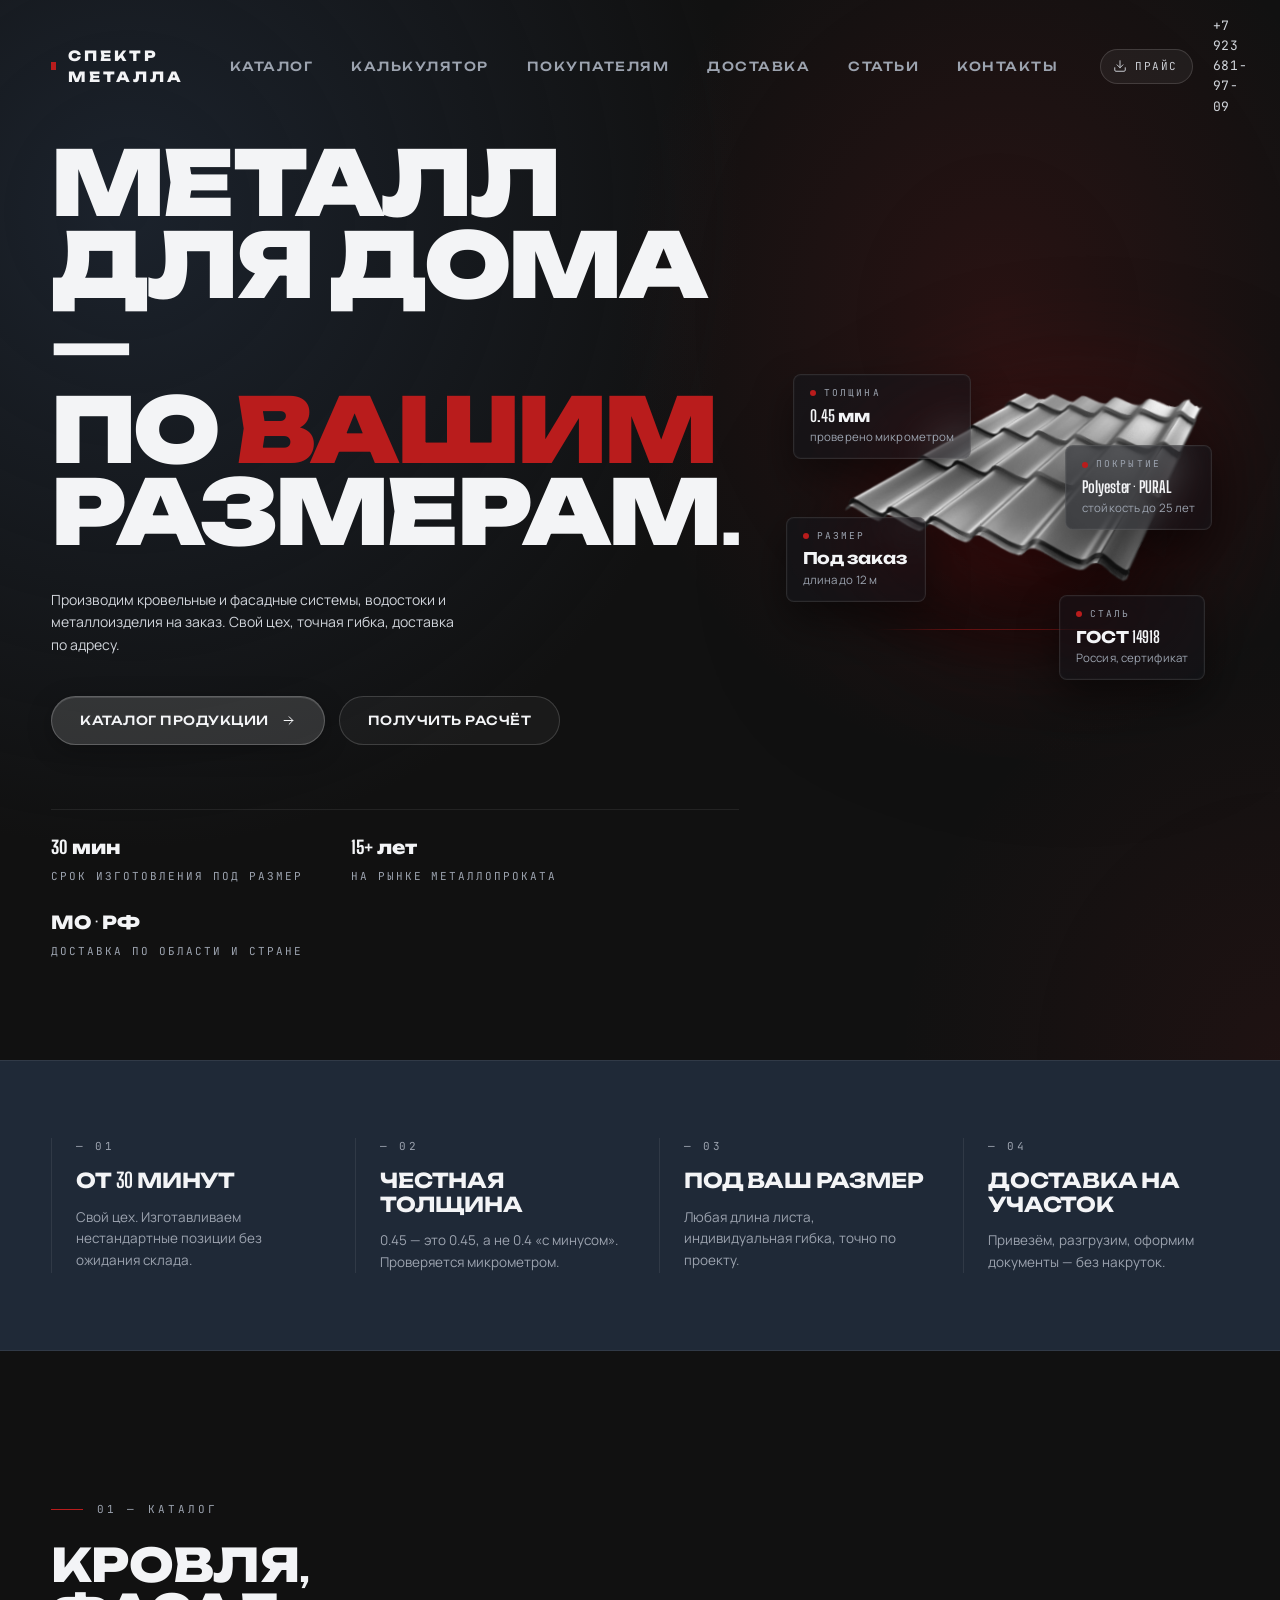
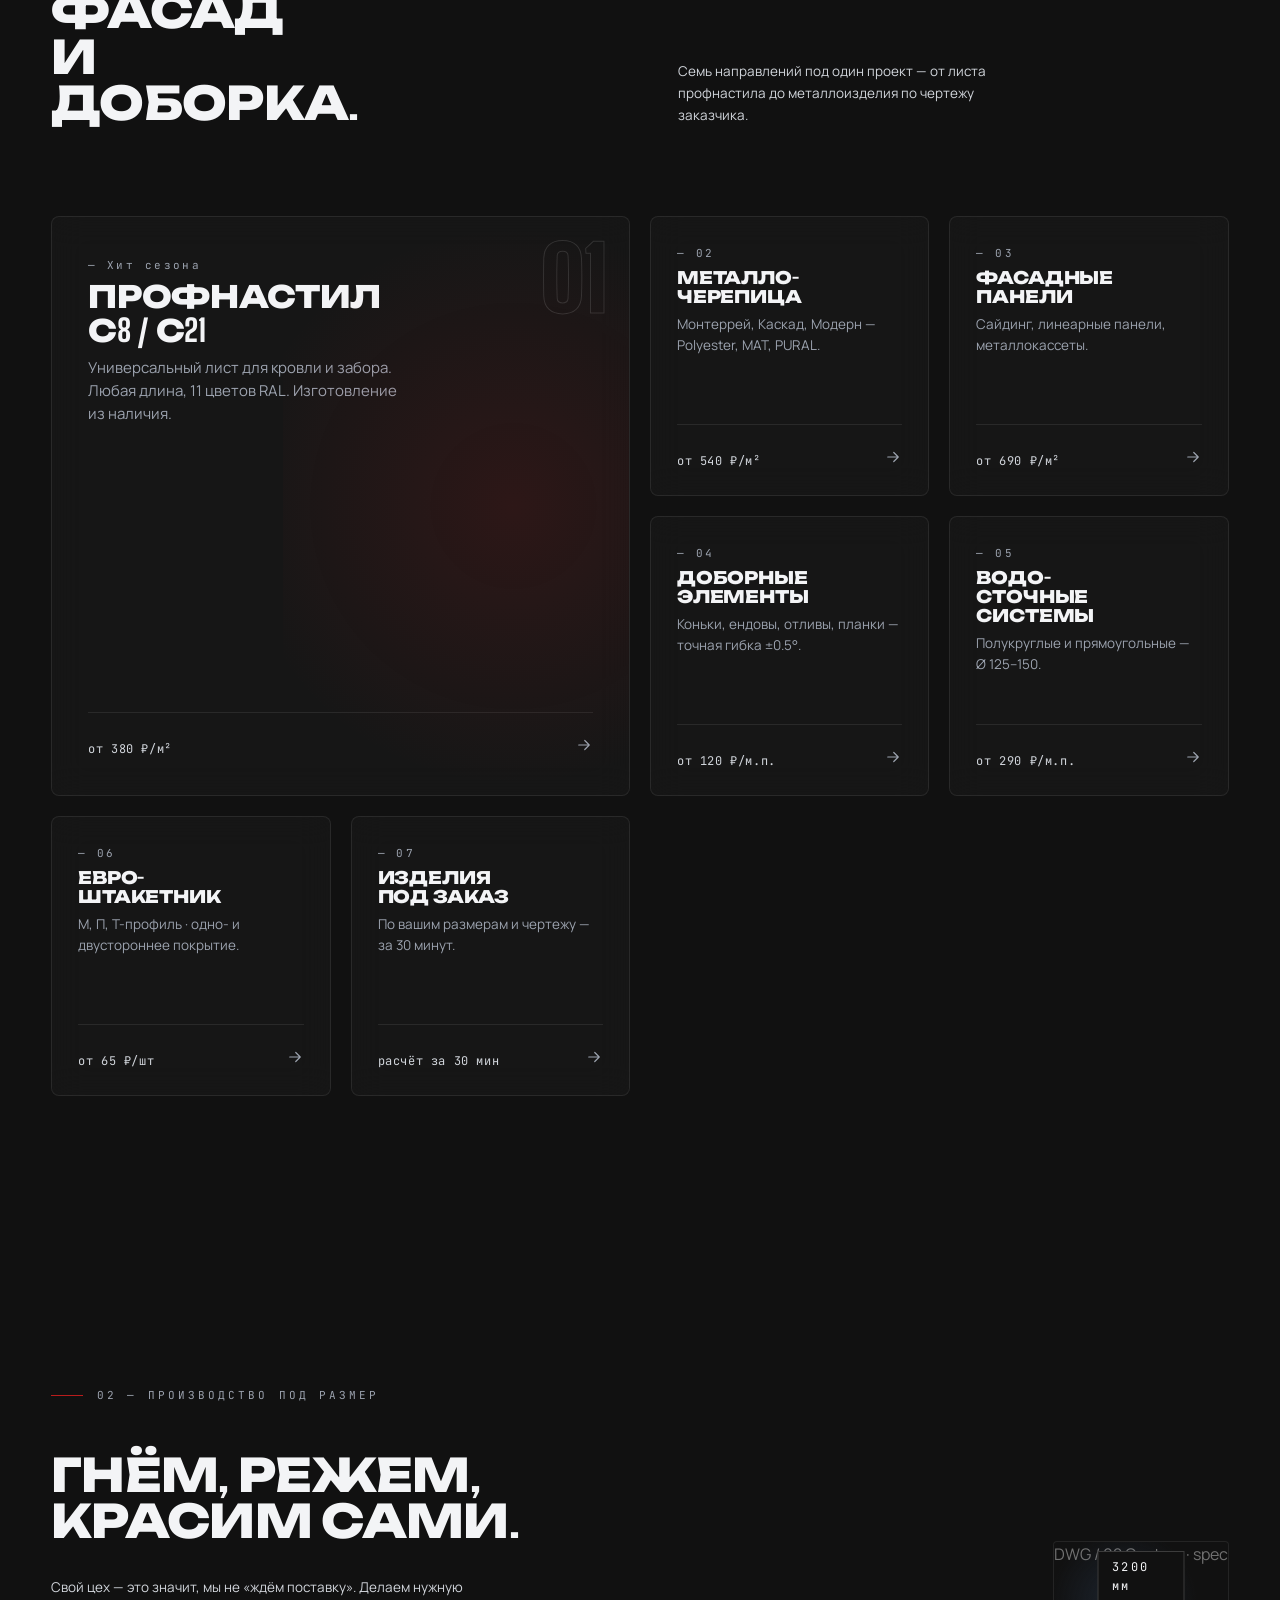
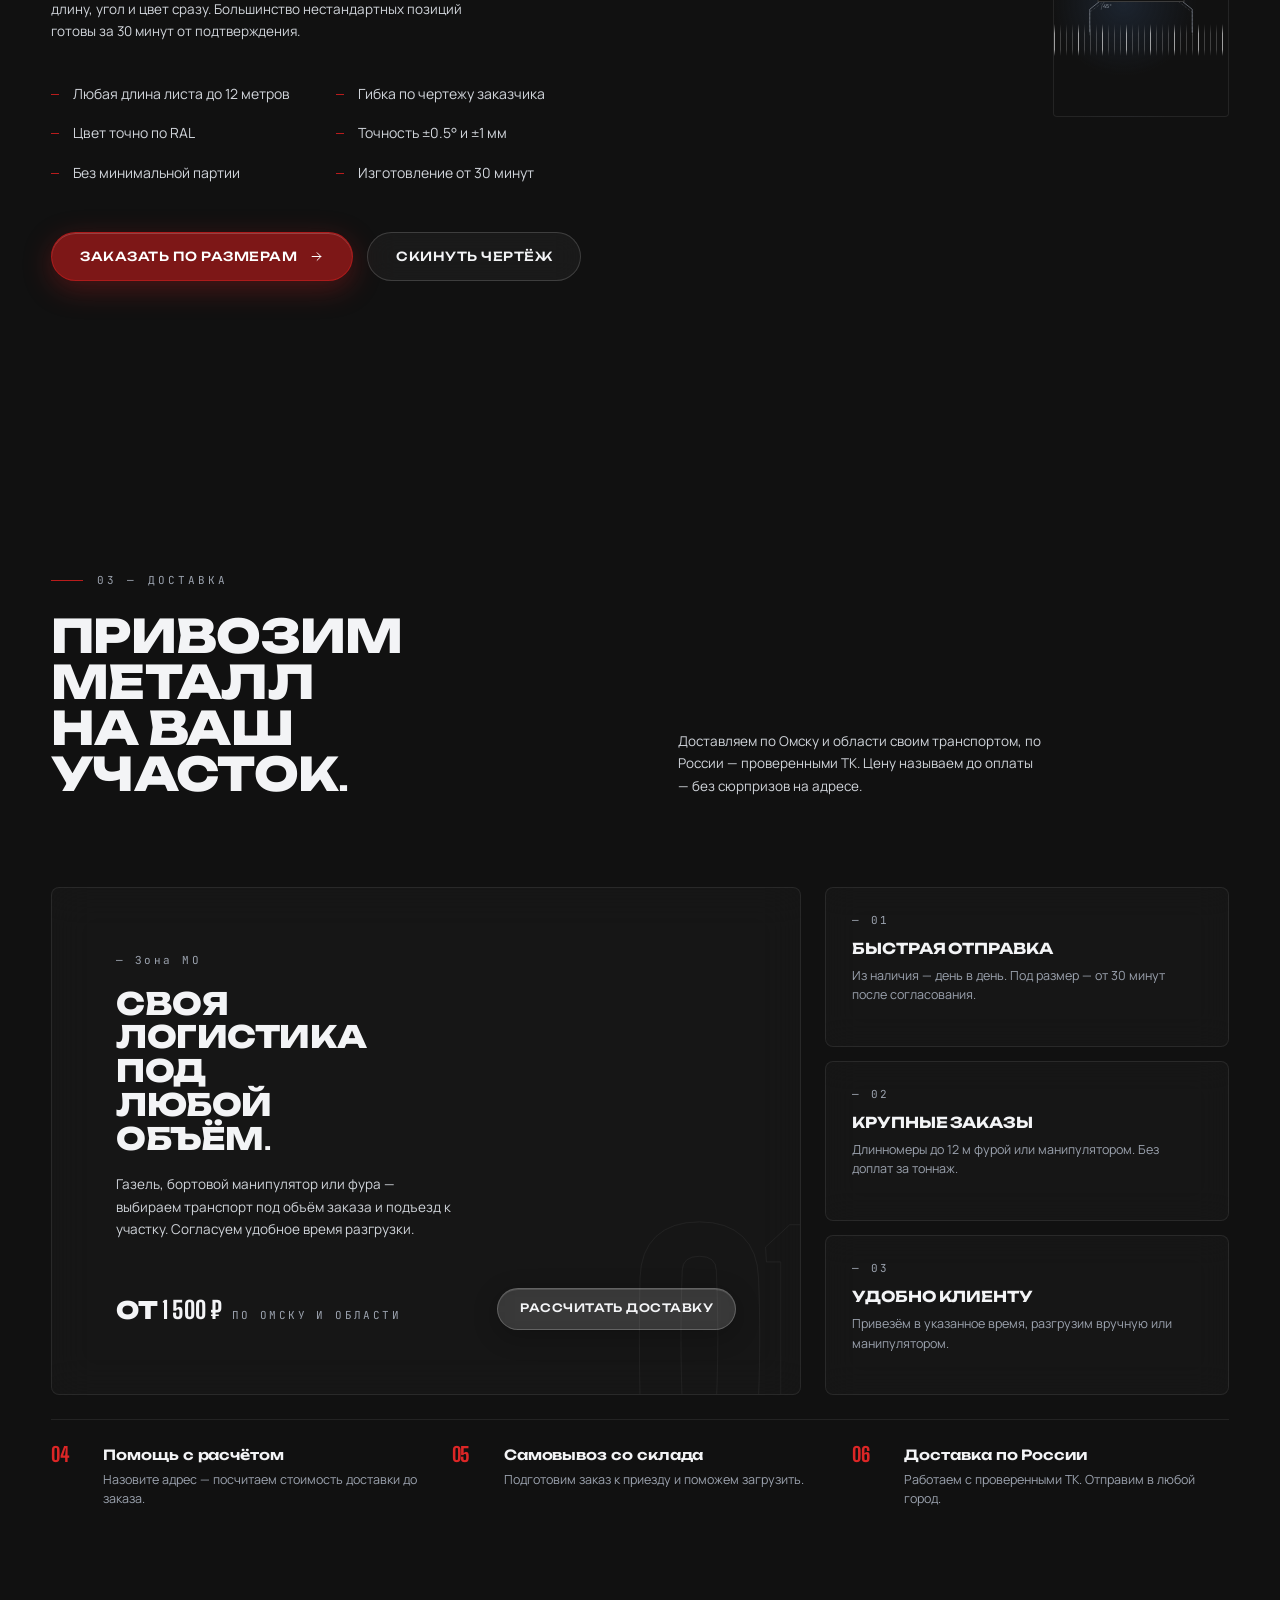
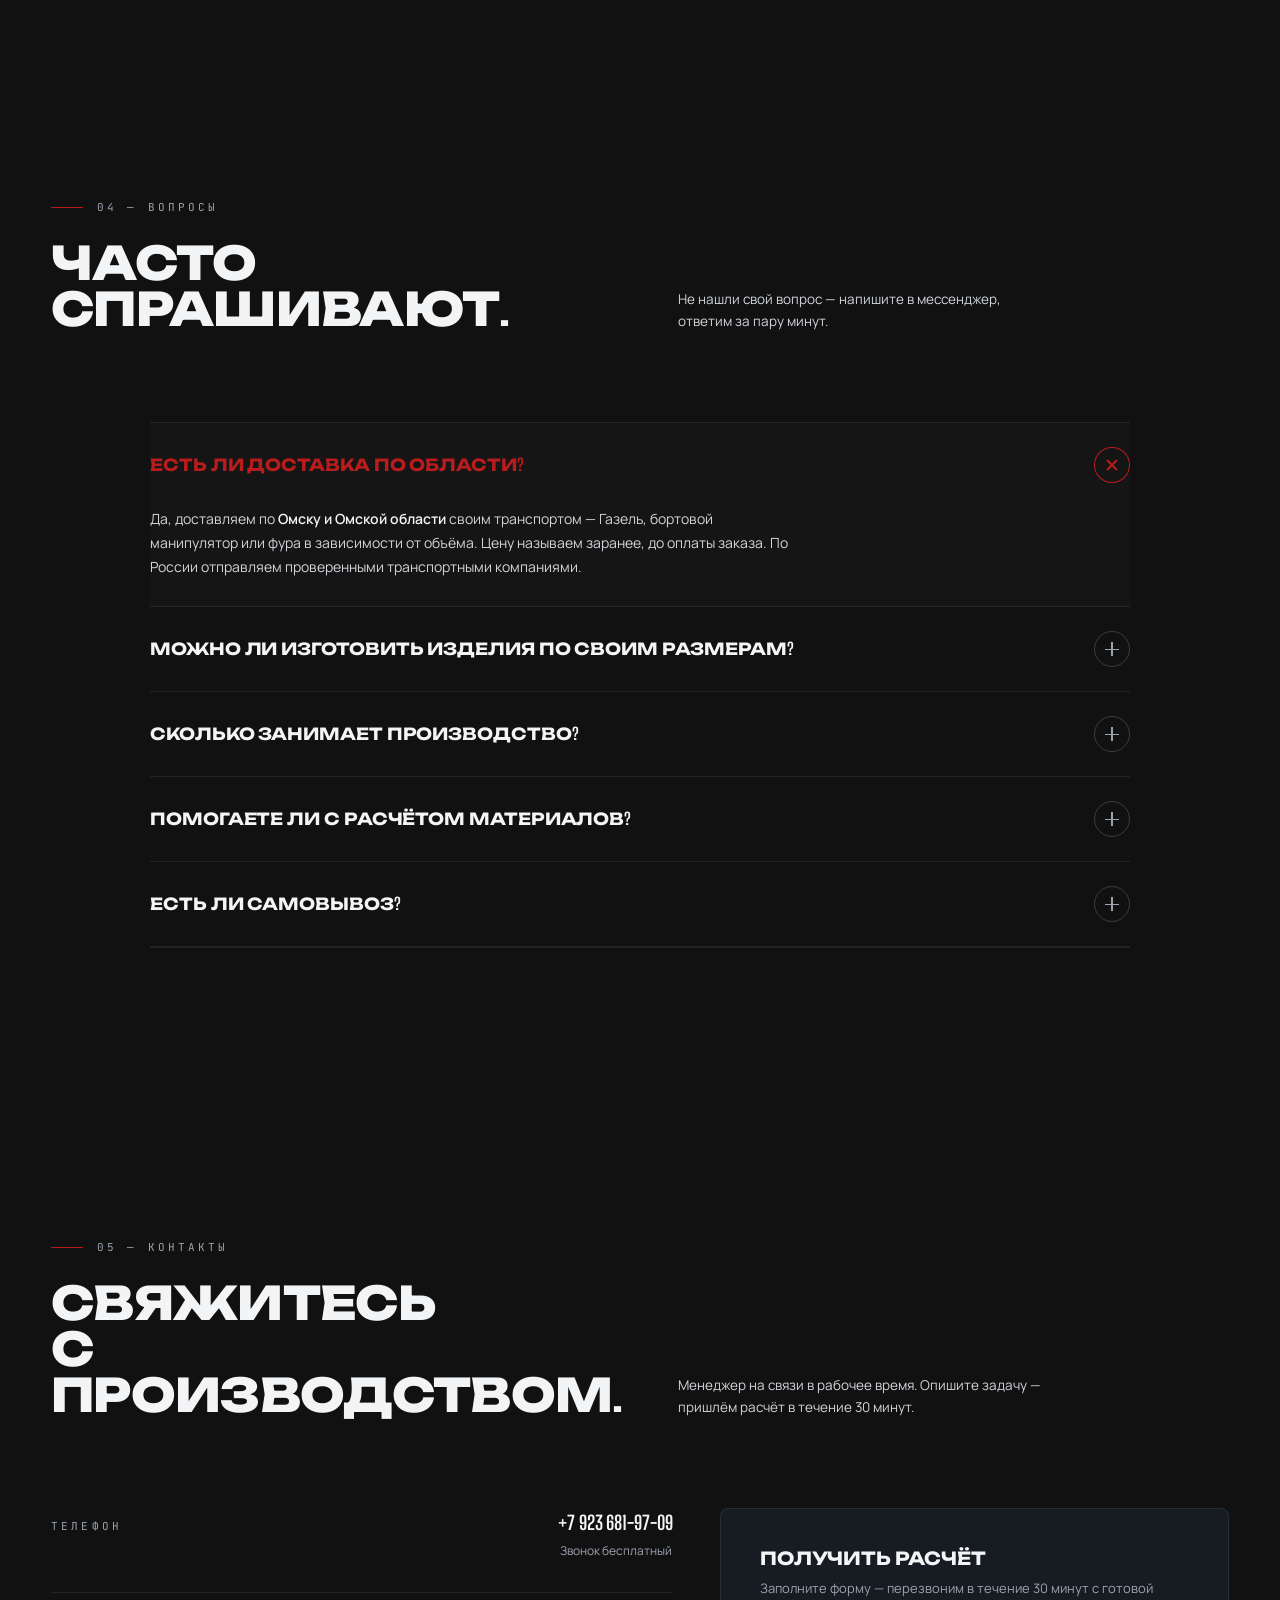
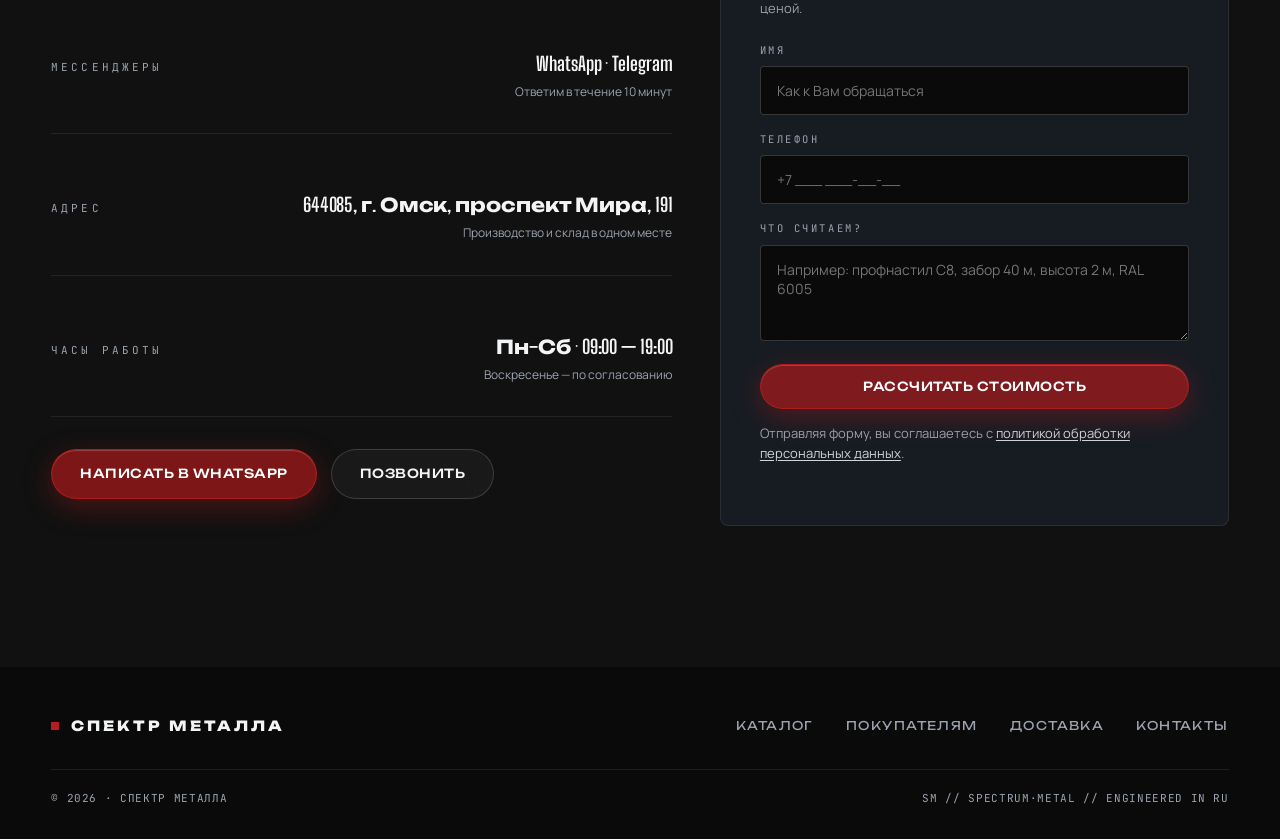
<file: index.html>
<!doctype html>
<html lang="ru">
<head>
<meta charset="utf-8" />
<meta name="viewport" content="width=device-width, initial-scale=1, viewport-fit=cover" />
<!-- Цвет панели браузера на мобильных. CSS-переменные тут не работают —
     синхронизируй вручную со значением --bg-dark в :root ниже. -->
<meta name="theme-color" content="#111111" />
<title>Спектр Металла — кровля, фасад и металлоизделия по вашим размерам</title>
<meta name="description" content="Производство кровельных и фасадных систем, профнастил, металлочерепица, евроштакетник, водостоки и металлоизделия по размерам клиента. Изготовление от 30 минут." />

<link rel="preconnect" href="https://fonts.googleapis.com">
<link rel="preconnect" href="https://fonts.gstatic.com" crossorigin>
<link href="https://fonts.googleapis.com/css2?family=Big+Shoulders+Display:wght@500;700;800;900&family=Unbounded:wght@400;500;600;700&family=Manrope:wght@300;400;500;600;700&family=JetBrains+Mono:wght@400;500&display=swap" rel="stylesheet">

<style>
/* ╔══════════════════════════════════════════════════════════════╗
   ║                                                              ║
   ║   🎨   ТЕМА САЙТА  ·  ПАНЕЛЬ УПРАВЛЕНИЯ ЦВЕТАМИ И ШРИФТАМИ   ║
   ║                                                              ║
   ║   Меняй ТОЛЬКО значения ниже (после двоеточия).              ║
   ║   Все цвета и шрифты по сайту берутся отсюда — поправил      ║
   ║   здесь, обновилось везде. Хардкодов в коде ниже почти НЕТ.  ║
   ║                                                              ║
   ║   После правки — обнови вкладку браузера (Cmd/Ctrl + R).     ║
   ║                                                              ║
   ╚══════════════════════════════════════════════════════════════╝ */

:root{

  /* ── 1. ТЁМНЫЕ ПОВЕРХНОСТИ ───────────────────────────────────
     Используются в hero, custom-production, contacts, footer. */

  --bg-dark:           #111111;   /* основной тёмный (hero, contacts) */
  --bg-graphite:       #1f2937;   /* вторичный тёмный (USP-полоса)   */
  --bg-steel:          #374151;   /* стальной (карточки на тёмном)   */
  --bg-near-black:     #0a0a0a;   /* почти чёрный (footer)            */


  /* ── 2. СВЕТЛЫЕ ПОВЕРХНОСТИ ──────────────────────────────────
     Используются в catalog, delivery, faq. */

  --bg-light:          #f3f4f6;   /* основной светлый фон секций     */
  --bg-light-2:        #e5e7eb;   /* вторичный светлый (разделители) */
  --bg-white:          #ffffff;   /* белые карточки                  */


  /* ── 3. ТЕКСТ ────────────────────────────────────────────────
     Парные группы: на тёмном фоне → светлые; на светлом → тёмные. */

  /* На тёмных секциях */
  --text-on-dark:        #d1d5db;   /* основной текст на тёмном  */
  --text-on-dark-bright: #f3f4f6;   /* заголовки на тёмном        */
  --text-on-dark-dim:    #9ca3af;   /* приглушённый на тёмном     */

  /* На светлых секциях */
  --text-on-light:       #111827;   /* основной/заголовки на светлом */
  --text-on-light-soft:  #4b5563;   /* пояснения на светлом          */
  --text-on-light-dim:   #6b7280;   /* приглушённый на светлом       */


  /* ── 4. КРАСНЫЙ АКЦЕНТ ───────────────────────────────────────
     Используется ТОЧЕЧНО — вертикальная полоса в hero, hover,
     активный FAQ-вопрос, маленькие индикаторы. */

  --accent:            #b91c1c;   /* основной красный            */
  --accent-hover:      #dc2626;   /* при hover                    */
  --accent-deep:       #991b1b;   /* тёмная вариация              */


  /* ── 5. ЛИНИИ И ГРАНИЦЫ ──────────────────────────────────────
     Отдельные наборы для тёмных и светлых секций. */

  --line-dark:           rgba(255,255,255,.08);
  --line-dark-strong:    rgba(255,255,255,.18);
  --line-light:          rgba(17,24,39,.08);
  --line-light-strong:   rgba(17,24,39,.16);


  /* ── 6. ШРИФТЫ ───────────────────────────────────────────────
     Подключаются в <link> в <head>. */

  --f-display:        "Big Shoulders Display", "Unbounded", system-ui, sans-serif;  /* огромные h1, h2 */
  --f-secondary:      "Unbounded", "Manrope", system-ui, sans-serif;                /* меньшие h3, h4   */
  --f-body:           "Manrope", system-ui, sans-serif;                             /* основной текст   */
  --f-mono:           "JetBrains Mono", ui-monospace, monospace;                    /* labels, цифры    */


  /* ── 7. ОТСТУПЫ И РАЗМЕРЫ ────────────────────────────────────  */

  --gut:              clamp(20px, 4vw, 80px);
  --section-y:        clamp(80px, 11vw, 180px);

  --r-sm:             4px;
  --r-md:             8px;
  --r-lg:             14px;


  /* ── 8. АНИМАЦИЯ ─────────────────────────────────────────────  */

  --ease:             cubic-bezier(.2,.7,.2,1);
  --ease-out:         cubic-bezier(.16, 1, .3, 1);


  /* ── 9. СЛУЖЕБНЫЕ (МЕНЯТЬ НЕ НУЖНО) ─────────────────────────  */

  --accent-08:        color-mix(in srgb, var(--accent) 8%,  transparent);
  --accent-15:        color-mix(in srgb, var(--accent) 15%, transparent);
  --accent-25:        color-mix(in srgb, var(--accent) 25%, transparent);
  --accent-40:        color-mix(in srgb, var(--accent) 40%, transparent);

  --shadow-card:        0 4px 24px rgba(17,24,39,.05), 0 1px 2px rgba(17,24,39,.04);
  --shadow-card-hover:  0 18px 48px rgba(17,24,39,.12), 0 4px 12px rgba(17,24,39,.06);
  --shadow-deep-dark:   0 30px 80px -40px rgba(0,0,0,.6);
}

/* ════════════════════════════════════════════════════════════════
   ↑↑↑  ПАЛИТРА КОНЧИЛАСЬ. Ниже — стили, в них ничего не правь.  ↑↑↑
   ════════════════════════════════════════════════════════════════ */

*{box-sizing:border-box}
html,body{margin:0;padding:0}
html{scroll-behavior:smooth}
body{
  font-family:var(--f-body);
  font-weight:400;
  font-size:16px;
  line-height:1.55;
  color:var(--text-on-dark);
  background:var(--bg-dark);
  -webkit-font-smoothing:antialiased;
  -moz-osx-font-smoothing:grayscale;
  overflow-x:hidden;
  text-rendering:optimizeLegibility;
}
img{max-width:100%;display:block}
a{color:inherit;text-decoration:none;transition:color .25s var(--ease)}
button{font-family:inherit;cursor:pointer}

/* очень тонкий grain поверх всего, для cinematic feel */
body::before{
  content:"";position:fixed;inset:0;z-index:1;pointer-events:none;
  opacity:.06;mix-blend-mode:overlay;
  background-image:url("data:image/svg+xml;utf8,<svg xmlns='http://www.w3.org/2000/svg' width='160' height='160'><filter id='n'><feTurbulence baseFrequency='0.9' numOctaves='2' stitchTiles='stitch'/><feColorMatrix values='0 0 0 0 1  0 0 0 0 1  0 0 0 0 1  0 0 0 .85 0'/></filter><rect width='160' height='160' filter='url(%23n)'/></svg>");
}

.shell{position:relative;z-index:2}
.container{max-width:1440px;margin:0 auto;padding:0 var(--gut)}

/* ─── TYPE ─── */
h1,h2,h3,h4{margin:0;color:var(--text-on-dark-bright);font-weight:600;letter-spacing:-.015em}
h1{
  font-family:var(--f-display);font-weight:900;
  font-size:clamp(40px, 7vw, 104px);
  line-height:.92;letter-spacing:-.03em;text-transform:uppercase;
}
h2{
  font-family:var(--f-display);font-weight:800;
  font-size:clamp(28px, 3.6vw, 56px);
  line-height:1;letter-spacing:-.015em;text-transform:uppercase;
}
h3{font-family:var(--f-secondary);font-size:clamp(16px, 1.4vw, 19px);line-height:1.25;font-weight:500}
h4{font-family:var(--f-secondary);font-size:15px;font-weight:500}
p{margin:0}

.section--light h1,
.section--light h2,
.section--light h3,
.section--light h4{color:var(--text-on-light)}

.eyebrow{
  display:inline-flex;align-items:center;gap:12px;
  font-family:var(--f-mono);text-transform:uppercase;
  font-size:11px;letter-spacing:.28em;
  color:var(--text-on-dark-dim);
  font-weight:500;
}
.eyebrow::before{content:"";width:24px;height:1px;background:var(--accent)}
.section--light .eyebrow{color:var(--text-on-light-dim)}

.lead{
  font-size:clamp(13.5px, 1vw, 15.5px);line-height:1.65;max-width:54ch;font-weight:400;
  color:var(--text-on-dark);
}
.section--light .lead{color:var(--text-on-light-soft)}

/* ─── BUTTONS ─── */
.btn{
  position:relative;display:inline-flex;align-items:center;gap:12px;
  padding:14px 28px;border-radius:999px;
  font-family:var(--f-secondary);font-weight:500;font-size:12.5px;letter-spacing:.04em;
  border:1px solid transparent;outline:none;
  transition:background .35s var(--ease), color .35s var(--ease), border-color .35s var(--ease), transform .3s var(--ease), box-shadow .35s var(--ease);
  white-space:nowrap;text-decoration:none;text-transform:uppercase;
  backdrop-filter:blur(14px) saturate(160%);
  -webkit-backdrop-filter:blur(14px) saturate(160%);
}
.btn svg{width:15px;height:15px;flex:0 0 auto;transition:transform .3s var(--ease)}
.btn:hover svg{transform:translateX(3px)}

/* primary — glass-white pill */
.btn-primary{
  background:rgba(243,244,246,.14);
  color:var(--text-on-dark-bright);
  border-color:rgba(255,255,255,.22);
  box-shadow:inset 0 1px 0 rgba(255,255,255,.12), 0 6px 24px rgba(0,0,0,.25);
}
.btn-primary:hover{
  background:rgba(243,244,246,.24);
  border-color:rgba(255,255,255,.4);
  transform:translateY(-1px);
}

/* на светлой секции (на главной) — тёмная стеклянная вместо светлой */
.section--light .btn-primary{
  background:rgba(17,24,39,.78);
  color:var(--text-on-dark-bright);
  border-color:rgba(17,24,39,.25);
  box-shadow:inset 0 1px 0 rgba(255,255,255,.06), 0 6px 24px rgba(17,24,39,.18);
}
.section--light .btn-primary:hover{
  background:rgba(17,24,39,.92);
  border-color:rgba(17,24,39,.4);
}

/* accent — warm-red glass pill (для «Получить расчёт» и подобных) */
.btn-accent{
  background:color-mix(in srgb, var(--accent) 65%, transparent);
  color:#fff;
  border-color:color-mix(in srgb, var(--accent) 80%, transparent);
  box-shadow:
    inset 0 1px 0 rgba(255,255,255,.18),
    0 8px 28px color-mix(in srgb, var(--accent) 35%, transparent);
}
.btn-accent:hover{
  background:color-mix(in srgb, var(--accent-hover) 80%, transparent);
  border-color:var(--accent-hover);
  transform:translateY(-1px);
  box-shadow:
    inset 0 1px 0 rgba(255,255,255,.22),
    0 12px 32px color-mix(in srgb, var(--accent) 45%, transparent);
}

/* ghost — almost-transparent glass pill */
.btn-ghost{
  background:rgba(255,255,255,.04);
  color:var(--text-on-dark-bright);
  border-color:rgba(255,255,255,.16);
}
.btn-ghost:hover{
  background:rgba(255,255,255,.08);
  border-color:rgba(255,255,255,.32);
}

/* на светлой секции — ghost адаптируется */
.section--light .btn-ghost{
  background:rgba(17,24,39,.04);
  color:var(--text-on-light, var(--text-on-dark-bright));
  border-color:rgba(17,24,39,.18);
}
.section--light .btn-ghost:hover{
  background:rgba(17,24,39,.08);
  border-color:rgba(17,24,39,.4);
}

.btn-sm{padding:11px 22px;font-size:11.5px}
.btn-block{width:100%;justify-content:center}

/* ─── HEADER ─── */
.header{
  position:fixed;top:0;left:0;right:0;z-index:50;
  padding:16px 0;
  background:transparent;
  transition:padding .3s var(--ease), background .3s var(--ease), border-color .3s var(--ease);
  border-bottom:1px solid transparent;
}
.header.scrolled{
  padding:10px 0;
  background:rgba(17,17,17,.85);
  backdrop-filter:blur(16px) saturate(140%);
  -webkit-backdrop-filter:blur(16px) saturate(140%);
  border-bottom-color:var(--line-dark);
}
.nav{display:flex;align-items:center;justify-content:space-between;gap:24px}

.wordmark{
  font-family:var(--f-display);font-weight:800;
  font-size:14px;letter-spacing:.22em;color:var(--text-on-dark-bright);
  text-transform:uppercase;
  display:inline-flex;align-items:center;gap:12px;
}
.wordmark::before{
  content:"";width:8px;height:8px;background:var(--accent);
  display:inline-block;
}

.nav-list{display:flex;align-items:center;gap:2px;list-style:none;margin:0;padding:0}
.nav-list a{
  display:inline-block;padding:10px 18px;
  font-family:var(--f-secondary);
  font-size:12.5px;font-weight:500;color:var(--text-on-dark-dim);
  letter-spacing:.12em;text-transform:uppercase;
  position:relative;
}
.nav-list a:hover{color:var(--text-on-dark-bright)}

.nav-tel{
  font-family:var(--f-mono);font-size:13px;color:var(--text-on-dark);
  letter-spacing:.04em;
}
.nav-tel:hover{color:var(--text-on-dark-bright)}

.burger{
  display:none;background:transparent;border:1px solid var(--line-dark-strong);
  width:42px;height:42px;border-radius:var(--r-sm);color:var(--text-on-dark-bright);
  align-items:center;justify-content:center;
}
.burger svg{width:18px;height:18px}

/* ════════════════════════════════════════════════════════════════
   HERO — DARK CINEMATIC
   ════════════════════════════════════════════════════════════════ */

.hero{
  position:relative;
  padding:clamp(96px, 11vw, 160px) 0 clamp(56px, 8vw, 100px);
  min-height:92vh;
  display:flex;align-items:center;
  background:
    radial-gradient(80% 100% at 10% 20%, color-mix(in srgb, var(--bg-graphite) 70%, transparent) 0%, transparent 60%),
    radial-gradient(50% 70% at 78% 30%, color-mix(in srgb, var(--accent) 14%, transparent) 0%, transparent 60%),
    radial-gradient(60% 80% at 100% 100%, color-mix(in srgb, var(--accent) 8%, transparent) 0%, transparent 50%),
    var(--bg-dark);
  overflow:hidden;
}

.hero-inner{
  position:relative;display:grid;grid-template-columns:1.15fr .85fr;
  gap:clamp(40px, 8vw, 120px);align-items:center;width:100%;
}

.hero-text{position:relative;z-index:3}

.hero-label{
  display:inline-flex;align-items:center;gap:14px;
  font-family:var(--f-mono);font-size:11px;letter-spacing:.28em;
  color:var(--text-on-dark-dim);text-transform:uppercase;margin-bottom:32px;
}
.hero-label .dot{width:6px;height:6px;background:var(--accent);border-radius:50%}
.hero-label .bar{width:40px;height:1px;background:var(--line-dark-strong)}

.hero-title{margin:0 0 36px;color:var(--text-on-dark-bright)}
.hero-title .line{display:block;overflow:hidden}
.hero-title .line span{
  display:inline-block;
  transform:translateY(110%);
  animation:heroLineUp .9s var(--ease-out) forwards;
}
.hero-title .line.l1 span{animation-delay:.15s}
.hero-title .line.l2 span{animation-delay:.30s}
.hero-title .line.l3 span{animation-delay:.45s}
@keyframes heroLineUp{
  to{transform:translateY(0)}
}

/* красная подсветка одной части заголовка */
.hero-title em{
  font-style:normal;color:var(--accent);
  font-weight:900;
}

.hero-desc{
  font-family:var(--f-body);font-size:clamp(14px, .95vw, 16px);
  color:var(--text-on-dark);max-width:46ch;line-height:1.6;
  margin-bottom:40px;
  opacity:0;animation:heroFadeIn 1s var(--ease) forwards;animation-delay:.7s;
}
@keyframes heroFadeIn{to{opacity:1}}

.hero-actions{
  display:flex;flex-wrap:wrap;gap:14px;
  opacity:0;animation:heroFadeIn 1s var(--ease) forwards;animation-delay:.85s;
}

.hero-info{
  margin-top:64px;padding-top:24px;
  border-top:1px solid var(--line-dark);
  display:flex;flex-wrap:wrap;gap:24px 48px;
  font-family:var(--f-mono);font-size:11px;
  letter-spacing:.18em;color:var(--text-on-dark-dim);text-transform:uppercase;
  opacity:0;animation:heroFadeIn 1s var(--ease) forwards;animation-delay:1s;
}
.hero-info span{display:flex;flex-direction:column;gap:6px}
.hero-info b{
  font-family:var(--f-display);font-weight:800;font-size:18px;
  letter-spacing:-.005em;color:var(--text-on-dark-bright);text-transform:none;
}

/* ─── HERO PRODUCT — premium industrial product render ─── */
.hero-product{
  position:relative;
  width:108%;max-width:780px;
  justify-self:end;
  aspect-ratio:1/1;
  /* поднимаем композицию выше */
  margin-top:-40px;margin-right:-4%;
  /* для 3D-tilt */
  perspective:1400px;
  transform-style:preserve-3d;
  opacity:0;
  animation:heroFadeIn 1.4s var(--ease) forwards;
  animation-delay:.3s;
}

/* ambient red glow позади продукта */
.hp-glow{
  position:absolute;inset:0;pointer-events:none;
  background:
    radial-gradient(50% 45% at 55% 50%, color-mix(in srgb, var(--accent) 32%, transparent), transparent 65%),
    radial-gradient(70% 50% at 50% 55%, color-mix(in srgb, var(--accent) 12%, transparent), transparent 70%);
  filter:blur(30px);
  z-index:0;
  animation:hpPulse 6s ease-in-out infinite;
}
@keyframes hpPulse{
  0%,100%{opacity:.85;transform:scale(1)}
  50%{opacity:1;transform:scale(1.04)}
}
/* вторичный белый rim — даёт объём */
.hp-rim{
  position:absolute;inset:0;pointer-events:none;
  background:radial-gradient(40% 25% at 50% 28%, rgba(255,255,255,.06), transparent 60%);
  filter:blur(20px);
  z-index:0;
}

/* мягкая тень-платформа под изделием */
.hp-platform{
  position:absolute;
  left:6%;right:6%;
  bottom:18%;height:70px;
  background:radial-gradient(ellipse at center, rgba(0,0,0,.7) 0%, rgba(0,0,0,.45) 30%, transparent 70%);
  filter:blur(24px);
  pointer-events:none;
  z-index:1;
}

/* лазерная линия пола — тонкая, под продуктом */
.hp-laser{
  position:absolute;
  left:14%;right:14%;
  bottom:22%;height:1px;
  background:linear-gradient(90deg, transparent, color-mix(in srgb, var(--accent) 80%, transparent) 30%, color-mix(in srgb, var(--accent) 80%, transparent) 70%, transparent);
  box-shadow:0 0 18px var(--accent-glow), 0 0 38px color-mix(in srgb, var(--accent) 40%, transparent);
  z-index:1;opacity:.7;
}

/* сам продукт */
.hp-image-wrap{
  position:relative;
  width:100%;height:100%;
  display:flex;align-items:center;justify-content:center;
  z-index:2;
  /* лёгкий наклон + плавный transition к мышиному tilt */
  transition:transform 1.2s var(--ease-out);
  will-change:transform;
}
.hp-image{
  width:118%;height:auto;
  max-width:none;
  /* выпрыгивает за края — premium feel */
  transform:translateX(2%) rotate(-2.5deg);
  /* реалистичные тени и подсветка */
  filter:
    drop-shadow(0 30px 40px rgba(0,0,0,.55))
    drop-shadow(0 60px 90px rgba(0,0,0,.4))
    drop-shadow(0 0 60px color-mix(in srgb, var(--accent) 22%, transparent));
}

/* ─── floating info cards ─── */
.hp-card{
  position:absolute;z-index:4;
  background:rgba(20,23,28,.55);
  backdrop-filter:blur(20px) saturate(160%);
  -webkit-backdrop-filter:blur(20px) saturate(160%);
  border:1px solid rgba(255,255,255,.1);
  border-radius:var(--r-md);
  padding:11px 16px 12px;
  min-width:140px;
  box-shadow:0 18px 40px rgba(0,0,0,.45), 0 0 0 1px rgba(255,255,255,.02) inset;
  opacity:0;
  animation:hpCardIn .9s var(--ease-out) forwards;
}
@keyframes hpCardIn{
  from{opacity:0;transform:translateY(8px) scale(.98)}
  to{opacity:1;transform:translateY(0) scale(1)}
}
.hp-card .lbl{
  font-family:var(--f-mono);font-size:9.5px;letter-spacing:.22em;
  color:var(--text-on-dark-dim);text-transform:uppercase;
  display:flex;align-items:center;gap:8px;
  margin-bottom:6px;
}
.hp-card .lbl::before{
  content:"";width:6px;height:6px;border-radius:50%;background:var(--accent);
  box-shadow:0 0 10px var(--accent-glow);
}
.hp-card b{
  display:block;
  font-family:var(--f-display);font-weight:700;font-size:16px;
  color:var(--text-on-dark-bright);letter-spacing:-.005em;
  text-transform:none;line-height:1.15;
}
.hp-card small{
  display:block;margin-top:3px;
  font-size:11.5px;color:var(--text-on-dark-dim);letter-spacing:.01em;
}

/* положения карточек — раскиданы вокруг продукта, не перекрывают */
.hp-card.c1{top:6%;left:-10%;animation-delay:.7s}
.hp-card.c2{top:26%;right:-8%;animation-delay:.95s}
.hp-card.c3{bottom:30%;left:-12%;animation-delay:1.2s}
.hp-card.c4{bottom:8%;right:-6%;animation-delay:1.45s}

/* лёгкая дрейфующая анимация после появления */
.hp-card.c1{animation:hpCardIn .9s var(--ease-out) forwards, hpFloat 9s ease-in-out infinite 2s}
.hp-card.c2{animation:hpCardIn .9s var(--ease-out) forwards, hpFloat 11s ease-in-out infinite 2.4s}
.hp-card.c3{animation:hpCardIn .9s var(--ease-out) forwards, hpFloat 13s ease-in-out infinite 2.8s}
.hp-card.c4{animation:hpCardIn .9s var(--ease-out) forwards, hpFloat 10s ease-in-out infinite 3.2s}
@keyframes hpFloat{
  0%,100%{transform:translateY(0)}
  50%{transform:translateY(-7px)}
}


/* ════════════════════════════════════════════════════════════════
   USP — GRAPHITE BAND (между hero и каталогом)
   ════════════════════════════════════════════════════════════════ */

.usp{
  background:var(--bg-graphite);
  padding:clamp(48px, 6vw, 80px) 0;
  border-top:1px solid var(--line-dark);
  border-bottom:1px solid var(--line-dark);
}
.usp-grid{
  display:grid;grid-template-columns:repeat(4,1fr);gap:clamp(20px, 3vw, 48px);
}
.usp-cell{
  display:flex;flex-direction:column;gap:14px;
  padding-left:24px;
  border-left:1px solid var(--line-dark);
}
.usp-num{
  font-family:var(--f-mono);font-size:11px;letter-spacing:.24em;
  color:var(--text-on-dark-dim);text-transform:uppercase;
}
.usp-title{
  font-family:var(--f-display);font-weight:700;font-size:clamp(18px, 1.6vw, 22px);
  line-height:1.15;color:var(--text-on-dark-bright);text-transform:uppercase;letter-spacing:-.01em;
}
.usp-desc{
  font-size:13.5px;color:var(--text-on-dark-dim);line-height:1.6;
  max-width:30ch;
}

/* ════════════════════════════════════════════════════════════════
   SECTION BASE
   ════════════════════════════════════════════════════════════════ */

.section{position:relative;padding:var(--section-y) 0}
.section--dark{background:var(--bg-dark);color:var(--text-on-dark)}
.section--light{background:var(--bg-light);color:var(--text-on-light)}

.section-head{
  display:grid;grid-template-columns:1fr 1fr;gap:clamp(32px,6vw,96px);
  align-items:end;margin-bottom:clamp(48px, 7vw, 96px);
}
.section-head h2{max-width:14ch}
.section-head .lead{max-width:46ch}
.section-index{
  font-family:var(--f-mono);font-size:11px;letter-spacing:.28em;
  color:var(--text-on-dark-dim);text-transform:uppercase;
  display:inline-flex;align-items:center;gap:14px;margin-bottom:24px;
}
.section-index::before{content:"";width:32px;height:1px;background:var(--accent)}
.section--light .section-index{color:var(--text-on-light-dim)}

/* ════════════════════════════════════════════════════════════════
   CATALOG — LIGHT, EDITORIAL
   ════════════════════════════════════════════════════════════════ */

.cats{display:grid;grid-template-columns:repeat(4,1fr);gap:20px}

.cat{
  position:relative;
  background:var(--bg-white);
  border-radius:var(--r-md);
  padding:28px 26px 24px;
  min-height:280px;
  display:flex;flex-direction:column;justify-content:space-between;gap:18px;
  transition:transform .5s var(--ease-out), box-shadow .5s var(--ease-out);
  text-decoration:none;color:inherit;
  border:1px solid transparent;
  overflow:hidden;
}
.cat:hover{
  transform:translateY(-6px);
  box-shadow:var(--shadow-card-hover);
}
.cat-num{
  font-family:var(--f-mono);font-size:11px;letter-spacing:.22em;
  color:var(--text-on-light-dim);
}
.cat-name{
  font-family:var(--f-display);font-weight:800;font-size:clamp(17px, 1.35vw, 21px);
  line-height:1.1;color:var(--text-on-light);text-transform:uppercase;letter-spacing:-.01em;
  margin-top:6px;
}
.cat-desc{
  font-size:13.5px;color:var(--text-on-light-soft);line-height:1.55;margin-top:8px;
}
.cat-foot{
  display:flex;justify-content:space-between;align-items:flex-end;gap:14px;
  padding-top:18px;border-top:1px solid var(--line-light);
}
.cat-price{font-family:var(--f-mono);font-size:12px;color:var(--text-on-light);letter-spacing:.05em}
.cat-arrow{
  width:28px;height:28px;display:flex;align-items:center;justify-content:flex-end;
  color:var(--text-on-light-dim);transition:color .3s var(--ease), transform .3s var(--ease);
}
.cat:hover .cat-arrow{color:var(--accent);transform:translateX(4px)}
.cat-arrow svg{width:18px;height:18px}

/* первая карточка — full-row featured */
.cat--featured{
  grid-column:span 2;grid-row:span 2;
  background:var(--bg-dark);color:var(--text-on-dark);
  min-height:auto;
  padding:40px 36px 36px;
  position:relative;overflow:hidden;
}
.cat--featured::after{
  content:"";position:absolute;right:-20%;top:-20%;width:80%;height:140%;
  background:radial-gradient(circle at center, color-mix(in srgb, var(--accent) 14%, transparent), transparent 60%);
  pointer-events:none;
}
.cat--featured .cat-num{color:var(--text-on-dark-dim)}
.cat--featured .cat-name{color:var(--text-on-dark-bright);font-size:clamp(22px, 2.4vw, 34px)}
.cat--featured .cat-desc{color:var(--text-on-dark);font-size:15px;max-width:36ch}
.cat--featured .cat-foot{border-top-color:var(--line-dark)}
.cat--featured .cat-price{color:var(--text-on-dark-bright)}
.cat--featured .cat-arrow{color:var(--text-on-dark)}
.cat--featured:hover{transform:translateY(-6px);box-shadow:0 24px 60px rgba(0,0,0,.3)}
.cat--featured:hover .cat-arrow{color:var(--accent-hover)}

/* визуальный «штамп»-логотип в углу featured */
.cat-stamp{
  position:absolute;right:24px;top:24px;
  font-family:var(--f-display);font-weight:900;font-size:clamp(60px, 7vw, 110px);
  line-height:.85;
  color:transparent;-webkit-text-stroke:1px rgba(255,255,255,.12);
  text-stroke:1px rgba(255,255,255,.12);
  letter-spacing:-.03em;
  z-index:1;pointer-events:none;
}

/* ════════════════════════════════════════════════════════════════
   CUSTOM PRODUCTION — DARK, CINEMATIC SPLIT
   ════════════════════════════════════════════════════════════════ */

.custom-grid{
  display:grid;grid-template-columns:1fr 1fr;gap:clamp(40px, 8vw, 120px);
  align-items:center;
}
.custom-text h2{margin:24px 0 32px}
.custom-text .lead{margin-bottom:40px}

.custom-points{
  list-style:none;padding:0;margin:0 0 48px;
  display:grid;grid-template-columns:1fr 1fr;gap:18px 32px;
}
.custom-points li{
  display:flex;gap:14px;align-items:flex-start;
  font-size:14px;color:var(--text-on-dark);
}
.custom-points li::before{
  content:"";width:8px;height:1px;background:var(--accent);
  margin-top:11px;flex:0 0 auto;
}

.custom-actions{display:flex;flex-wrap:wrap;gap:14px}

/* правый виз — индустриальный угловой профиль с размерной линией */
.custom-viz{
  position:relative;aspect-ratio:1/1;max-width:520px;justify-self:end;
  border:1px solid var(--line-dark);border-radius:var(--r-sm);
  overflow:hidden;
  background:
    radial-gradient(60% 60% at 40% 35%, color-mix(in srgb, var(--bg-graphite) 80%, transparent), transparent 70%),
    var(--bg-dark);
}
.custom-viz::before{
  /* размерная риска снизу */
  content:"";position:absolute;left:0;right:0;bottom:60px;height:32px;
  background:
    repeating-linear-gradient(90deg, rgba(255,255,255,.5) 0 1px, transparent 1px 24px),
    repeating-linear-gradient(90deg, rgba(255,255,255,.2) 0 1px, transparent 1px 6px);
  -webkit-mask:linear-gradient(180deg, transparent, #000 30%, #000 80%, transparent);
  mask:linear-gradient(180deg, transparent, #000 30%, #000 80%, transparent);
}
.custom-viz::after{
  content:attr(data-dim);
  position:absolute;left:50%;bottom:114px;transform:translateX(-50%);
  font-family:var(--f-mono);font-size:12px;color:var(--text-on-dark-bright);letter-spacing:.18em;
  padding:6px 14px;background:var(--bg-dark);border:1px solid var(--line-dark-strong);
}
.custom-viz svg{
  position:absolute;left:50%;top:42%;transform:translate(-50%,-50%);
  width:72%;height:auto;color:var(--text-on-dark-dim);
}

/* corner labels на custom-viz */
.custom-viz .viz-meta{color:rgba(255,255,255,.4)}

/* ════════════════════════════════════════════════════════════════
   DELIVERY — LIGHT, MINIMAL, BREATHING
   ════════════════════════════════════════════════════════════════ */

.delivery-grid{
  display:grid;grid-template-columns:1.3fr .7fr;gap:24px;
}

/* hero-карточка доставки на белом фоне */
.del-feature{
  position:relative;
  background:var(--bg-white);
  border-radius:var(--r-md);
  padding:clamp(36px, 5vw, 64px);
  display:flex;flex-direction:column;justify-content:space-between;gap:48px;
  min-height:440px;overflow:hidden;
}
.del-feature::before{
  /* большая цифра-водяной знак */
  content:"01";
  position:absolute;right:-20px;bottom:-60px;
  font-family:var(--f-display);font-weight:900;font-size:clamp(180px, 22vw, 340px);
  line-height:.8;color:transparent;-webkit-text-stroke:1px rgba(17,24,39,.06);text-stroke:1px rgba(17,24,39,.06);
  letter-spacing:-.05em;
  pointer-events:none;
}
.del-feature-top h3{
  font-family:var(--f-display);font-weight:800;
  font-size:clamp(22px, 2.4vw, 32px);line-height:1.1;
  color:var(--text-on-light);text-transform:uppercase;letter-spacing:-.015em;
  max-width:14ch;margin:18px 0 18px;
}
.del-feature-top p{font-size:13.5px;color:var(--text-on-light-soft);max-width:42ch;line-height:1.65}
.del-feature-bot{display:flex;flex-wrap:wrap;gap:24px;align-items:center;justify-content:space-between;position:relative;z-index:1}
.del-price{
  font-family:var(--f-mono);font-size:11px;letter-spacing:.22em;
  color:var(--text-on-light-dim);text-transform:uppercase;
}
.del-price strong{
  font-family:var(--f-display);font-weight:800;font-size:24px;
  color:var(--text-on-light);letter-spacing:-.015em;
  display:inline-block;margin-right:10px;
}

/* правый столбец карточек */
.del-cards{display:grid;gap:14px}
.del-card{
  position:relative;padding:24px 26px;border-radius:var(--r-md);
  background:var(--bg-white);
  transition:transform .4s var(--ease-out), box-shadow .4s var(--ease-out);
}
.del-card:hover{transform:translateY(-3px);box-shadow:var(--shadow-card-hover)}
.del-card-num{
  font-family:var(--f-mono);font-size:11px;letter-spacing:.22em;
  color:var(--text-on-light-dim);text-transform:uppercase;
}
.del-card h4{
  font-family:var(--f-display);font-weight:700;font-size:15px;
  color:var(--text-on-light);text-transform:uppercase;letter-spacing:-.005em;
  margin:8px 0 6px;
}
.del-card p{font-size:12.5px;color:var(--text-on-light-soft);line-height:1.55}

/* нижняя сетка из 3 пунктов */
.del-extras{
  margin-top:24px;display:grid;grid-template-columns:repeat(3,1fr);gap:24px;
  padding-top:24px;border-top:1px solid var(--line-light);
}
.del-extra-item{display:flex;gap:16px;align-items:flex-start}
.del-extra-num{
  font-family:var(--f-display);font-weight:800;font-size:20px;
  color:var(--accent);line-height:1;letter-spacing:-.015em;flex:0 0 auto;width:36px;
}
.del-extra-item h4{
  font-family:var(--f-secondary);font-size:14px;font-weight:600;
  color:var(--text-on-light);margin-bottom:4px;letter-spacing:-.005em;
}
.del-extra-item p{font-size:12.5px;color:var(--text-on-light-soft);line-height:1.55}

/* ════════════════════════════════════════════════════════════════
   FAQ — LIGHT, EDITORIAL
   ════════════════════════════════════════════════════════════════ */

.faq{max-width:980px;margin:0 auto}
.faq-item{
  position:relative;border-bottom:1px solid var(--line-light-strong);
  transition:background .3s var(--ease);
}
.faq-item:first-child{border-top:1px solid var(--line-light-strong)}
.faq-item summary{
  list-style:none;cursor:pointer;
  padding:24px 0;
  display:flex;align-items:center;justify-content:space-between;gap:32px;
  font-family:var(--f-display);font-weight:700;color:var(--text-on-light);
  font-size:clamp(15px, 1.3vw, 18px);text-transform:uppercase;
  letter-spacing:-.005em;line-height:1.25;
  transition:color .25s var(--ease);
}
.faq-item summary::-webkit-details-marker{display:none}
.faq-item summary:hover{color:var(--accent)}
.faq-item[open] summary{color:var(--accent)}

.faq-item .plus{
  width:36px;height:36px;
  display:grid;place-items:center;color:currentColor;
  position:relative;flex:0 0 auto;
  border:1px solid currentColor;border-radius:50%;
  transition:transform .35s var(--ease);
}
.faq-item .plus::before,
.faq-item .plus::after{
  content:"";position:absolute;background:currentColor;
  transition:opacity .3s var(--ease);
}
.faq-item .plus::before{width:14px;height:1.6px}
.faq-item .plus::after{width:1.6px;height:14px}
.faq-item[open] .plus{transform:rotate(135deg)}

.faq-item .answer{
  padding:0 0 28px;
  font-size:14px;color:var(--text-on-light-soft);line-height:1.7;max-width:72ch;
}
.faq-item .answer strong{color:var(--text-on-light);font-weight:600}

/* ════════════════════════════════════════════════════════════════
   CONTACTS — DARK, PREMIUM
   ════════════════════════════════════════════════════════════════ */

.contact-wrap{
  display:grid;grid-template-columns:1.1fr .9fr;gap:48px;
  align-items:start;
}

.contact-card{
  display:flex;flex-direction:column;gap:24px;
}

.contact-row{
  display:flex;justify-content:space-between;align-items:baseline;gap:24px;
  padding:32px 0;
  border-bottom:1px solid var(--line-dark);
  transition:padding .3s var(--ease);
}
.contact-row:first-child{padding-top:0}
.contact-row:hover{padding-left:8px}

.contact-row .label{
  font-family:var(--f-mono);font-size:11px;letter-spacing:.28em;
  color:var(--text-on-dark-dim);text-transform:uppercase;
  flex:0 0 auto;width:140px;
}
.contact-row .value{
  font-family:var(--f-display);font-weight:700;font-size:clamp(17px, 1.5vw, 22px);
  color:var(--text-on-dark-bright);text-align:right;letter-spacing:-.005em;
  text-transform:none;
  flex:1;
}
.contact-row .value-sub{
  display:block;
  font-family:var(--f-body);font-size:12px;font-weight:400;
  color:var(--text-on-dark-dim);margin-top:4px;letter-spacing:0;
}
.contact-row a.value:hover{color:var(--accent-hover)}

.contact-cta{display:flex;flex-wrap:wrap;gap:14px;margin-top:8px}

.form{
  border:1px solid var(--line-dark);
  border-radius:var(--r-md);
  padding:clamp(28px, 3vw, 40px);
  background:color-mix(in srgb, var(--bg-graphite) 50%, transparent);
}
.form h3{
  font-family:var(--f-display);font-weight:700;font-size:18px;
  margin-bottom:8px;letter-spacing:-.005em;color:var(--text-on-dark-bright);
  text-transform:uppercase;
}
.form > p{font-size:13px;color:var(--text-on-dark-dim);margin-bottom:24px;line-height:1.55}
.field{margin-bottom:16px}
.field label{
  display:block;font-family:var(--f-mono);font-size:10.5px;letter-spacing:.24em;
  color:var(--text-on-dark-dim);text-transform:uppercase;margin-bottom:8px;
}
.field input,.field textarea{
  width:100%;background:var(--bg-near-black);
  border:1px solid var(--line-dark-strong);
  border-radius:var(--r-sm);padding:14px 16px;
  color:var(--text-on-dark-bright);font-family:var(--f-body);font-size:14px;
  transition:border-color .25s var(--ease);outline:none;
}
.field textarea{min-height:96px;resize:vertical}
.field input:focus,.field textarea:focus{border-color:var(--accent)}
.form-hint{font-size:11px;color:var(--text-on-dark-dim);margin-top:14px;line-height:1.55}
.form-hint a{color:var(--text-on-dark);text-decoration:underline;text-underline-offset:2px}

/* ════════════════════════════════════════════════════════════════
   FOOTER
   ════════════════════════════════════════════════════════════════ */

.footer{
  background:var(--bg-near-black);color:var(--text-on-dark-dim);
  padding:48px 0 32px;
}
.footer-row{
  display:flex;justify-content:space-between;align-items:center;gap:24px;flex-wrap:wrap;
}
.footer-nav{
  display:flex;gap:32px;flex-wrap:wrap;list-style:none;padding:0;margin:0;
  font-family:var(--f-secondary);font-size:12px;letter-spacing:.12em;text-transform:uppercase;
}
.footer-nav a{color:var(--text-on-dark-dim)}
.footer-nav a:hover{color:var(--text-on-dark-bright)}
.footer-bot{
  margin-top:32px;padding-top:20px;border-top:1px solid var(--line-dark);
  display:flex;justify-content:space-between;align-items:center;gap:24px;flex-wrap:wrap;
  font-size:11px;color:var(--text-on-dark-dim);font-family:var(--f-mono);letter-spacing:.06em;text-transform:uppercase;
}

/* ════════════════════════════════════════════════════════════════
   ANIMATIONS — reveal on scroll (медленные, плавные, без bounce)
   ════════════════════════════════════════════════════════════════ */

.reveal{
  opacity:0;transform:translateY(28px);
  transition:opacity 1.2s var(--ease-out), transform 1.2s var(--ease-out);
}
.reveal.in{opacity:1;transform:translateY(0)}
.reveal.d1{transition-delay:.12s}
.reveal.d2{transition-delay:.22s}
.reveal.d3{transition-delay:.32s}
.reveal.d4{transition-delay:.42s}
.reveal.d5{transition-delay:.52s}

/* SCROLL PROGRESS — тонкая красная линия */
.progress{position:fixed;top:0;left:0;right:0;height:1px;z-index:60;pointer-events:none}
.progress span{display:block;height:100%;width:0;background:var(--accent);transition:width .15s linear}

/* ════════════════════════════════════════════════════════════════
   RESPONSIVE
   ════════════════════════════════════════════════════════════════ */

@media (max-width:1200px){
  .cats{grid-template-columns:repeat(3,1fr)}
  .cat--featured{grid-column:span 3}
}
@media (max-width:1024px){
  .hero-inner,.custom-grid,.contact-wrap,.section-head{grid-template-columns:1fr;gap:48px}
  .hero-product{justify-self:center;max-width:520px;margin-top:0}
  .hp-card.c1{left:-4%}
  .hp-card.c2{right:-4%}
  .hp-card.c3{left:-6%}
  .hp-card.c4{right:-4%}
  .usp-grid{grid-template-columns:repeat(2,1fr);gap:36px}
  .usp-cell:nth-child(2n+1){border-left:1px solid var(--line-dark)}
  .cats{grid-template-columns:repeat(2,1fr)}
  .cat--featured{grid-column:span 2}
  .delivery-grid{grid-template-columns:1fr}
  .del-extras{grid-template-columns:repeat(2,1fr)}
  .custom-viz{max-width:100%;justify-self:stretch}
  .contact-row .value{font-size:20px}
}
@media (max-width:720px){
  .nav-list,.nav-tel{display:none}
  .burger{display:inline-flex}
  .usp-grid,.cats,.custom-points,.del-cards,.del-extras{grid-template-columns:1fr}
  .cat--featured{grid-column:span 1}
  .usp-cell{border-left:1px solid var(--line-dark);padding-left:18px}
  .hero{padding-top:96px;min-height:auto}
  .hero-info{flex-direction:column;gap:14px}
  .hero-product{max-width:100%}
  /* на мобилке оставим только 2 информационные карточки — без перегруза */
  .hp-card.c2,.hp-card.c3{display:none}
  .hp-card.c1{left:0}
  .hp-card.c4{right:0}
  .section{padding:clamp(72px, 12vw, 120px) 0}
  .contact-row{flex-direction:column;align-items:flex-start;gap:8px;padding:24px 0}
  .contact-row .value{text-align:left;font-size:22px}
  .faq-item summary{font-size:16px;gap:16px;padding:22px 0}
  .faq-item .answer{padding-bottom:24px;font-size:14px}
  .footer-row{flex-direction:column;align-items:flex-start;gap:20px}
}

@media (prefers-reduced-motion:reduce){
  *,*::before,*::after{
    animation-duration:.001ms !important;
    transition-duration:.001ms !important;
  }
  .hero-title .line span{transform:translateY(0)}
  .hero-desc,.hero-actions,.hero-info,.hero-product,.hp-card{opacity:1;animation:none}
}

/* ════════ DARK MODE OVERRIDES — главная в едином тёмном стиле ════════ */
/* Перекрашиваем все элементы, которые были спроектированы под светлый фон,
   в тёмный glassmorphism — как на catalog/buyers/delivery/contacts. */

/* секция теперь тёмная */
.section--dark{background:transparent;color:var(--text-on-dark)}
.section--dark h1,.section--dark h2,.section--dark h3,.section--dark h4{color:var(--text-on-dark-bright)}
.section--dark .eyebrow{color:var(--text-on-dark-dim)}
.section--dark .lead{color:var(--text-on-dark)}
.section--dark .section-index{color:var(--text-on-dark-dim)}

/* CATALOG — карточки .cat теперь тёмные glassmorphism */
.section--dark .cats{border-color:rgba(255,255,255,.08)}
.section--dark .cat{
  background:rgba(255,255,255,.025);
  backdrop-filter:blur(16px) saturate(140%);-webkit-backdrop-filter:blur(16px) saturate(140%);
  border-color:rgba(255,255,255,.08);
  box-shadow:none;
  color:var(--text-on-dark);
}
.section--dark .cat:hover{
  background:rgba(255,255,255,.05);
  border-color:rgba(255,255,255,.22);
  box-shadow:0 24px 50px rgba(0,0,0,.4);
}
.section--dark .cat-num{color:var(--text-on-dark-dim)}
.section--dark .cat-name{color:var(--text-on-dark-bright)}
.section--dark .cat-desc{color:var(--text-on-dark-dim)}
.section--dark .cat-foot{border-top-color:rgba(255,255,255,.08)}
.section--dark .cat-price{color:var(--text-on-dark)}
.section--dark .cat-arrow{color:var(--text-on-dark-dim)}
.section--dark .cat:hover .cat-arrow{color:var(--accent-hover)}
/* featured-тайл уже тёмный — оставляем как есть */

/* DELIVERY — карточки на тёмном */
.section--dark .del-feature{
  background:rgba(255,255,255,.025);
  backdrop-filter:blur(20px) saturate(140%);-webkit-backdrop-filter:blur(20px) saturate(140%);
  border:1px solid rgba(255,255,255,.08);
  color:var(--text-on-dark);
}
.section--dark .del-feature::before{
  /* большая цифра-водяной знак — делаем красноватый stroke вместо тёмного */
  -webkit-text-stroke:1px rgba(255,255,255,.05) !important;
  text-stroke:1px rgba(255,255,255,.05) !important;
  color:transparent;
}
.section--dark .del-feature-top h3{color:var(--text-on-dark-bright)}
.section--dark .del-feature-top p{color:var(--text-on-dark)}
.section--dark .del-price{color:var(--text-on-dark-dim)}
.section--dark .del-price strong{color:var(--text-on-dark-bright)}
.section--dark .del-card{
  background:rgba(255,255,255,.025);
  backdrop-filter:blur(16px) saturate(140%);-webkit-backdrop-filter:blur(16px) saturate(140%);
  border:1px solid rgba(255,255,255,.08);
  box-shadow:none;
}
.section--dark .del-card:hover{
  background:rgba(255,255,255,.05);
  border-color:rgba(255,255,255,.22);
  box-shadow:0 16px 40px rgba(0,0,0,.4);
}
.section--dark .del-card-num{color:var(--text-on-dark-dim)}
.section--dark .del-card h4{color:var(--text-on-dark-bright)}
.section--dark .del-card p{color:var(--text-on-dark-dim)}
.section--dark .del-extras{border-top-color:rgba(255,255,255,.08)}
.section--dark .del-extra-num{color:var(--accent-hover)}
.section--dark .del-extra-item h4{color:var(--text-on-dark-bright)}
.section--dark .del-extra-item p{color:var(--text-on-dark-dim)}

/* FAQ — на тёмном */
.section--dark .faq{
  border-top:1px solid rgba(255,255,255,.08);
  border-bottom:1px solid rgba(255,255,255,.08);
  background:transparent;
}
.section--dark .faq-item{
  background:transparent;
  border-bottom:1px solid rgba(255,255,255,.08);
}
.section--dark .faq-item:first-child{border-top:none}
.section--dark .faq-item[open]{background:rgba(255,255,255,.02)}
.section--dark .faq-item summary{color:var(--text-on-dark-bright)}
.section--dark .faq-item summary:hover{color:var(--accent-hover)}
.section--dark .faq-item[open] summary{color:var(--accent)}
.section--dark .faq-item .plus{color:var(--text-on-dark-dim);border-color:rgba(255,255,255,.18)}
.section--dark .faq-item[open] .plus{color:var(--accent);border-color:var(--accent)}
.section--dark .faq-item .answer{color:var(--text-on-dark)}
.section--dark .faq-item .answer strong{color:var(--text-on-dark-bright)}

/* кнопки на тёмных секциях — переключение со светлой логики на дефолт */
.section--dark .btn-primary{
  background:rgba(243,244,246,.14);
  color:var(--text-on-dark-bright);
  border-color:rgba(255,255,255,.22);
  box-shadow:inset 0 1px 0 rgba(255,255,255,.12),0 6px 24px rgba(0,0,0,.25);
}
.section--dark .btn-primary:hover{
  background:rgba(243,244,246,.24);
  border-color:rgba(255,255,255,.4);
}
.section--dark .btn-ghost{
  background:rgba(255,255,255,.04);
  color:var(--text-on-dark-bright);
  border-color:rgba(255,255,255,.16);
}
.section--dark .btn-ghost:hover{
  background:rgba(255,255,255,.08);
  border-color:rgba(255,255,255,.32);
}

</style>

<!-- ═══ SEO: OG + Schema.org — вставлено site-bootstrap ═══ -->
<link rel="canonical" href="https://spectr-metalla.ru/index.html" />
<meta property="og:type" content="website" />
<meta property="og:locale" content="ru_RU" />
<meta property="og:site_name" content="Спектр Металла" />
<meta property="og:title" content="Спектр Металла — кровля, фасад, металлоизделия в Омске" />
<meta property="og:description" content="Производство и продажа кровельных и фасадных материалов в Омске. Изготовление по размерам — от 30 минут." />
<meta property="og:url" content="https://spectr-metalla.ru/index.html" />
<meta property="og:image" content="https://spectr-metalla.ru/roof-tile.png" />
<meta name="twitter:card" content="summary_large_image" />

<script type="application/ld+json">
{
  "@context": "https://schema.org",
  "@type": "LocalBusiness",
  "@id": "https://spectr-metalla.ru/#org",
  "name": "Спектр Металла",
  "description": "Производство и продажа кровельных, фасадных материалов, профнастила, металлочерепицы, водосточных систем, доборных элементов. Изготовление металлоизделий по размерам клиента.",
  "image": "https://spectr-metalla.ru/roof-tile.png",
  "url": "https://spectr-metalla.ru/",
  "telephone": ["+7 923 681-97-09","+7 929 360-80-30"],
  "priceRange": "₽₽",
  "address": {
    "@type": "PostalAddress",
    "streetAddress": "проспект Мира, 191",
    "addressLocality": "Омск",
    "postalCode": "644085",
    "addressRegion": "Омская область",
    "addressCountry": "RU"
  },
  "openingHoursSpecification": [{
    "@type": "OpeningHoursSpecification",
    "dayOfWeek": ["Monday","Tuesday","Wednesday","Thursday","Friday","Saturday"],
    "opens": "09:00",
    "closes": "19:00"
  }],
  "areaServed": [
    {"@type":"City","name":"Омск"},
    {"@type":"State","name":"Омская область"},
    {"@type":"Country","name":"Россия"}
  ],
  "sameAs": []
}
</script>
<link rel="stylesheet" href="assets/site.css">
<!-- ═══ end SEO ═══ -->
</head>
<body>

<div class="progress" aria-hidden="true"><span id="progressBar"></span></div>

<!-- HEADER -->
<header class="header" id="header">
  <div class="container nav">
    <a href="#top" class="wordmark">Спектр Металла</a>

    <nav>
      <ul class="nav-list">
        <li><a href="catalog.html">Каталог</a></li>
        <li><a href="calculator.html">Калькулятор</a></li><li><a href="buyers.html">Покупателям</a></li>
        <li><a href="delivery.html">Доставка</a></li>
        <li><a href="blog.html">Статьи</a></li><li><a href="contacts.html">Контакты</a></li>
      </ul>
    </nav>

    <div style="display:flex;align-items:center;gap:20px">
      <a href="price-spectr-metalla.txt" download class="btn-download"><svg viewBox="0 0 24 24" fill="none" stroke="currentColor" stroke-width="1.7" stroke-linecap="round" stroke-linejoin="round"><path d="M21 15v4a2 2 0 0 1-2 2H5a2 2 0 0 1-2-2v-4M7 10l5 5 5-5M12 15V3"/></svg>Прайс</a>
      <a href="tel:+79236819709" class="nav-tel">+7 923 681-97-09</a>
      <button class="burger" aria-label="Открыть меню">
        <svg viewBox="0 0 24 24" fill="none" stroke="currentColor" stroke-width="1.6" stroke-linecap="round"><path d="M4 7h16M4 12h16M4 17h16"/></svg>
      </button>
    </div>
  </div>
</header>

<!-- ═══ Mobile menu (site-bootstrap) ═══ -->
<aside class="mobile-menu" id="mobileMenu">
  <div class="mobile-menu-head">
    <a href="index.html" class="wordmark">Спектр Металла</a>
    <button class="mobile-menu-close" aria-label="Закрыть"><svg viewBox="0 0 24 24" fill="none" stroke="currentColor" stroke-width="1.8" stroke-linecap="round"><path d="M6 6l12 12M6 18L18 6"/></svg></button>
  </div>
  <ul class="mobile-menu-list">
    <li><a href="catalog.html">Каталог</a></li>
    <li><a href="calculator.html">Калькулятор</a></li>
    <li><a href="buyers.html">Покупателям</a></li>
    <li><a href="delivery.html">Доставка</a></li>
    <li><a href="blog.html">Статьи</a></li>
    <li><a href="contacts.html">Контакты</a></li>
    <li><a href="price-spectr-metalla.txt" download>Скачать прайс</a></li>
  </ul>
  <div class="mobile-menu-foot">
    <a href="tel:+79236819709" class="phone">+7 923 681-97-09</a>
    <span class="addr">г. Омск, пр. Мира, 191 · Пн–Сб · 09:00–19:00</span>
  </div>
</aside>



<main class="shell" id="top">

  <!-- ════════ HERO ════════ -->
  <section class="hero">
    <div class="container hero-inner">

      <div class="hero-text">
        <h1 class="hero-title">
          <span class="line l1"><span>Металл</span></span>
          <span class="line l2"><span>для&nbsp;дома —</span></span>
          <span class="line l3"><span>по&nbsp;<em>вашим</em> размерам.</span></span>
        </h1>

        <p class="hero-desc">
          Производим кровельные и фасадные системы, водостоки и металлоизделия на заказ. Свой цех, точная гибка, доставка по адресу.
        </p>

        <div class="hero-actions">
          <a href="catalog.html" class="btn btn-primary">
            Каталог продукции
            <svg viewBox="0 0 24 24" fill="none" stroke="currentColor" stroke-width="1.6" stroke-linecap="round" stroke-linejoin="round"><path d="M5 12h14M13 6l6 6-6 6"/></svg>
          </a>
          <a href="#contacts" class="btn btn-ghost">Получить расчёт</a>
        </div>

        <div class="hero-info">
          <span><b>30&nbsp;мин</b>срок изготовления под размер</span>
          <span><b>15+ лет</b>на рынке металлопроката</span>
          <span><b>МО · РФ</b>доставка по области и стране</span>
        </div>
      </div>

      <!-- premium industrial product render -->
      <div class="hero-product" id="heroProduct">
        <div class="hp-glow"></div>
        <div class="hp-rim"></div>
        <div class="hp-platform"></div>
        <div class="hp-laser"></div>

        <div class="hp-image-wrap" id="heroProductImage">
          <img class="hp-image" src="roof-tile.png" alt="Металлочерепица — премиум-кровельный профиль производства Спектр Металла" />
        </div>

        <!-- floating spec cards -->
        <span class="hp-card c1">
          <span class="lbl">Толщина</span>
          <b>0.45 мм</b>
          <small>проверено микрометром</small>
        </span>
        <span class="hp-card c2">
          <span class="lbl">Покрытие</span>
          <b>Polyester · PURAL</b>
          <small>стойкость до 25 лет</small>
        </span>
        <span class="hp-card c3">
          <span class="lbl">Размер</span>
          <b>Под заказ</b>
          <small>длина до 12 м</small>
        </span>
        <span class="hp-card c4">
          <span class="lbl">Сталь</span>
          <b>ГОСТ 14918</b>
          <small>Россия, сертификат</small>
        </span>
      </div>

    </div>
  </section>


  <!-- ════════ USP — Graphite band ════════ -->
  <section class="usp">
    <div class="container usp-grid">
      <div class="usp-cell reveal">
        <div class="usp-num">— 01</div>
        <div class="usp-title">От 30 минут</div>
        <div class="usp-desc">Свой цех. Изготавливаем нестандартные позиции без ожидания склада.</div>
      </div>
      <div class="usp-cell reveal d1">
        <div class="usp-num">— 02</div>
        <div class="usp-title">Честная толщина</div>
        <div class="usp-desc">0.45 — это 0.45, а не 0.4 «с минусом». Проверяется микрометром.</div>
      </div>
      <div class="usp-cell reveal d2">
        <div class="usp-num">— 03</div>
        <div class="usp-title">Под ваш размер</div>
        <div class="usp-desc">Любая длина листа, индивидуальная гибка, точно по проекту.</div>
      </div>
      <div class="usp-cell reveal d3">
        <div class="usp-num">— 04</div>
        <div class="usp-title">Доставка на участок</div>
        <div class="usp-desc">Привезём, разгрузим, оформим документы — без накруток.</div>
      </div>
    </div>
  </section>


  <!-- ════════ CATALOG — Light section ════════ -->
  <section class="section section--dark" id="catalog">
    <div class="container">

      <div class="section-head">
        <div>
          <div class="section-index">01 — Каталог</div>
          <h2 class="reveal">Кровля, фасад<br/>и доборка.</h2>
        </div>
        <p class="lead reveal d2">Семь направлений под один проект — от листа профнастила до металлоизделия по чертежу заказчика.</p>
      </div>

      <div class="cats">

        <!-- featured dark tile -->
        <a href="#contacts" class="cat cat--featured reveal">
          <span class="cat-stamp">01</span>
          <div>
            <div class="cat-num">— Хит сезона</div>
            <div class="cat-name">Профнастил<br/>С8 / С21</div>
            <div class="cat-desc">Универсальный лист для кровли и забора. Любая длина, 11 цветов RAL. Изготовление из наличия.</div>
          </div>
          <div class="cat-foot">
            <span class="cat-price">от 380 ₽/м²</span>
            <span class="cat-arrow"><svg viewBox="0 0 24 24" fill="none" stroke="currentColor" stroke-width="1.6" stroke-linecap="round" stroke-linejoin="round"><path d="M5 12h14M13 6l6 6-6 6"/></svg></span>
          </div>
        </a>

        <a href="#contacts" class="cat reveal d1">
          <div>
            <div class="cat-num">— 02</div>
            <div class="cat-name">Металло-<br/>черепица</div>
            <div class="cat-desc">Монтеррей, Каскад, Модерн — Polyester, MAT, PURAL.</div>
          </div>
          <div class="cat-foot">
            <span class="cat-price">от 540 ₽/м²</span>
            <span class="cat-arrow"><svg viewBox="0 0 24 24" fill="none" stroke="currentColor" stroke-width="1.6" stroke-linecap="round" stroke-linejoin="round"><path d="M5 12h14M13 6l6 6-6 6"/></svg></span>
          </div>
        </a>

        <a href="#contacts" class="cat reveal d2">
          <div>
            <div class="cat-num">— 03</div>
            <div class="cat-name">Фасадные<br/>панели</div>
            <div class="cat-desc">Сайдинг, линеарные панели, металлокассеты.</div>
          </div>
          <div class="cat-foot">
            <span class="cat-price">от 690 ₽/м²</span>
            <span class="cat-arrow"><svg viewBox="0 0 24 24" fill="none" stroke="currentColor" stroke-width="1.6" stroke-linecap="round" stroke-linejoin="round"><path d="M5 12h14M13 6l6 6-6 6"/></svg></span>
          </div>
        </a>

        <a href="#contacts" class="cat reveal d1">
          <div>
            <div class="cat-num">— 04</div>
            <div class="cat-name">Доборные<br/>элементы</div>
            <div class="cat-desc">Коньки, ендовы, отливы, планки — точная гибка ±0.5°.</div>
          </div>
          <div class="cat-foot">
            <span class="cat-price">от 120 ₽/м.п.</span>
            <span class="cat-arrow"><svg viewBox="0 0 24 24" fill="none" stroke="currentColor" stroke-width="1.6" stroke-linecap="round" stroke-linejoin="round"><path d="M5 12h14M13 6l6 6-6 6"/></svg></span>
          </div>
        </a>

        <a href="#contacts" class="cat reveal d2">
          <div>
            <div class="cat-num">— 05</div>
            <div class="cat-name">Водо-<br/>сточные<br/>системы</div>
            <div class="cat-desc">Полукруглые и прямоугольные — Ø 125–150.</div>
          </div>
          <div class="cat-foot">
            <span class="cat-price">от 290 ₽/м.п.</span>
            <span class="cat-arrow"><svg viewBox="0 0 24 24" fill="none" stroke="currentColor" stroke-width="1.6" stroke-linecap="round" stroke-linejoin="round"><path d="M5 12h14M13 6l6 6-6 6"/></svg></span>
          </div>
        </a>

        <a href="#contacts" class="cat reveal d3">
          <div>
            <div class="cat-num">— 06</div>
            <div class="cat-name">Евро-<br/>штакетник</div>
            <div class="cat-desc">М, П, Т-профиль · одно- и двустороннее покрытие.</div>
          </div>
          <div class="cat-foot">
            <span class="cat-price">от 65 ₽/шт</span>
            <span class="cat-arrow"><svg viewBox="0 0 24 24" fill="none" stroke="currentColor" stroke-width="1.6" stroke-linecap="round" stroke-linejoin="round"><path d="M5 12h14M13 6l6 6-6 6"/></svg></span>
          </div>
        </a>

        <a href="#custom" class="cat reveal d3">
          <div>
            <div class="cat-num">— 07</div>
            <div class="cat-name">Изделия<br/>под заказ</div>
            <div class="cat-desc">По вашим размерам и чертежу — за 30 минут.</div>
          </div>
          <div class="cat-foot">
            <span class="cat-price">расчёт за 30 мин</span>
            <span class="cat-arrow"><svg viewBox="0 0 24 24" fill="none" stroke="currentColor" stroke-width="1.6" stroke-linecap="round" stroke-linejoin="round"><path d="M5 12h14M13 6l6 6-6 6"/></svg></span>
          </div>
        </a>
      </div>
    </div>
  </section>


  <!-- ════════ CUSTOM PRODUCTION — Dark cinematic ════════ -->
  <section class="section section--dark" id="custom">
    <div class="container">
      <div class="custom-grid">
        <div class="custom-text reveal">
          <div class="section-index">02 — Производство под размер</div>
          <h2>Гнём, режем,<br/>красим сами.</h2>
          <p class="lead">Свой цех — это значит, мы не «ждём поставку». Делаем нужную длину, угол и цвет сразу. Большинство нестандартных позиций готовы за 30 минут от подтверждения.</p>

          <ul class="custom-points">
            <li>Любая длина листа до 12 метров</li>
            <li>Гибка по чертежу заказчика</li>
            <li>Цвет точно по RAL</li>
            <li>Точность ±0.5° и ±1 мм</li>
            <li>Без минимальной партии</li>
            <li>Изготовление от 30 минут</li>
          </ul>

          <div class="custom-actions">
            <a href="#contacts" class="btn btn-accent">Заказать по размерам
              <svg viewBox="0 0 24 24" fill="none" stroke="currentColor" stroke-width="1.6" stroke-linecap="round" stroke-linejoin="round"><path d="M5 12h14M13 6l6 6-6 6"/></svg>
            </a>
            <a href="#contacts" class="btn btn-ghost">Скинуть чертёж</a>
          </div>
        </div>

        <div class="custom-viz reveal d2" data-dim="3200 мм">
          <span class="viz-corner tl"></span>
          <span class="viz-corner tr"></span>
          <span class="viz-corner bl"></span>
          <span class="viz-corner br"></span>
          <span class="viz-meta tl">DWG / 02</span>
          <span class="viz-meta tr">Custom · spec</span>

          <svg viewBox="0 0 220 220" fill="none" stroke="currentColor" stroke-width="1" stroke-linecap="round" stroke-linejoin="round">
            <path d="M20 140 L20 100 L70 60 L150 60 L200 100 L200 140"/>
            <path d="M20 145 L20 105 L72 65 L148 65 L200 105 L200 145" stroke-opacity=".35" stroke-dasharray="3 4"/>
            <path d="M40 100 A20 20 0 0 1 60 80" stroke-opacity=".5"/>
            <text x="44" y="98" font-family="JetBrains Mono" font-size="9" fill="currentColor" stroke="none">45°</text>
          </svg>
        </div>
      </div>
    </div>
  </section>


  <!-- ════════ DELIVERY — Light minimal ════════ -->
  <section class="section section--dark" id="delivery">
    <div class="container">

      <div class="section-head">
        <div>
          <div class="section-index">03 — Доставка</div>
          <h2 class="reveal">Привозим металл<br/>на ваш участок.</h2>
        </div>
        <p class="lead reveal d2">Доставляем по Омску и области своим транспортом, по России — проверенными ТК. Цену называем до оплаты — без сюрпризов на адресе.</p>
      </div>

      <div class="delivery-grid reveal">

        <div class="del-feature">
          <div class="del-feature-top">
            <div class="cat-num">— Зона МО</div>
            <h3>Своя логистика<br/>под любой объём.</h3>
            <p>Газель, бортовой манипулятор или фура — выбираем транспорт под объём заказа и подъезд к участку. Согласуем удобное время разгрузки.</p>
          </div>
          <div class="del-feature-bot">
            <div class="del-price">
              <strong>от 1 500 ₽</strong>по Омску и области
            </div>
            <a href="#contacts" class="btn btn-primary btn-sm">Рассчитать доставку</a>
          </div>
        </div>

        <div class="del-cards">
          <div class="del-card">
            <div class="del-card-num">— 01</div>
            <h4>Быстрая отправка</h4>
            <p>Из наличия — день в день. Под размер — от 30 минут после согласования.</p>
          </div>
          <div class="del-card">
            <div class="del-card-num">— 02</div>
            <h4>Крупные заказы</h4>
            <p>Длинномеры до 12 м фурой или манипулятором. Без доплат за тоннаж.</p>
          </div>
          <div class="del-card">
            <div class="del-card-num">— 03</div>
            <h4>Удобно клиенту</h4>
            <p>Привезём в указанное время, разгрузим вручную или манипулятором.</p>
          </div>
        </div>
      </div>

      <div class="del-extras reveal d2">
        <div class="del-extra-item">
          <span class="del-extra-num">04</span>
          <div>
            <h4>Помощь с расчётом</h4>
            <p>Назовите адрес — посчитаем стоимость доставки до заказа.</p>
          </div>
        </div>
        <div class="del-extra-item">
          <span class="del-extra-num">05</span>
          <div>
            <h4>Самовывоз со склада</h4>
            <p>Подготовим заказ к приезду и поможем загрузить.</p>
          </div>
        </div>
        <div class="del-extra-item">
          <span class="del-extra-num">06</span>
          <div>
            <h4>Доставка по России</h4>
            <p>Работаем с проверенными ТК. Отправим в любой город.</p>
          </div>
        </div>
      </div>
    </div>
  </section>


  <!-- ════════ FAQ — Light minimal ════════ -->
  <section class="section section--dark" id="faq">
    <div class="container">

      <div class="section-head">
        <div>
          <div class="section-index">04 — Вопросы</div>
          <h2 class="reveal">Часто<br/>спрашивают.</h2>
        </div>
        <p class="lead reveal d2">Не нашли свой вопрос — напишите в мессенджер, ответим за пару минут.</p>
      </div>

      <div class="faq reveal">
        <details class="faq-item" open>
          <summary>Есть ли доставка по области?<span class="plus" aria-hidden="true"></span></summary>
          <div class="answer">
            <p>Да, доставляем по <strong>Омску и Омской области</strong> своим транспортом — Газель, бортовой манипулятор или фура в зависимости от объёма. Цену называем заранее, до оплаты заказа. По России отправляем проверенными транспортными компаниями.</p>
          </div>
        </details>

        <details class="faq-item">
          <summary>Можно ли изготовить изделия по своим размерам?<span class="plus" aria-hidden="true"></span></summary>
          <div class="answer">
            <p>Конечно — это <strong>наше основное направление</strong>. Делаем профнастил любой длины, доборные элементы, отливы, коньки, ендовы и металлоизделия по вашему чертежу. Точность гибки ±0.5°, без минимальной партии.</p>
          </div>
        </details>

        <details class="faq-item">
          <summary>Сколько занимает производство?<span class="plus" aria-hidden="true"></span></summary>
          <div class="answer">
            <p>Стандартные позиции отгружаем <strong>из наличия в день обращения</strong>. Изготовление под размер — <strong>от 30 минут</strong> после подтверждения заявки. Большие партии (от 1000 м²) — 1–3 рабочих дня.</p>
          </div>
        </details>

        <details class="faq-item">
          <summary>Помогаете ли с расчётом материалов?<span class="plus" aria-hidden="true"></span></summary>
          <div class="answer">
            <p>Да, расчёт — <strong>бесплатно</strong>. Достаточно прислать размеры кровли или забора (можно от руки или фото с участка). Менеджер посчитает количество листов, доборку и крепёж, чтобы вы не покупали лишнего.</p>
          </div>
        </details>

        <details class="faq-item">
          <summary>Есть ли самовывоз?<span class="plus" aria-hidden="true"></span></summary>
          <div class="answer">
            <p>Да, можно <strong>забрать самостоятельно</strong> со склада. Мы подготовим заказ к вашему приезду, поможем загрузить, выдадим документы. График работы склада — Пн–Сб, 09:00–19:00.</p>
          </div>
        </details>
      </div>
    </div>
  </section>


  <!-- ════════ CONTACTS — Dark premium ════════ -->
  <section class="section section--dark" id="contacts">
    <div class="container">

      <div class="section-head">
        <div>
          <div class="section-index">05 — Контакты</div>
          <h2 class="reveal">Свяжитесь<br/>с производством.</h2>
        </div>
        <p class="lead reveal d2">Менеджер на связи в рабочее время. Опишите задачу — пришлём расчёт в течение 30 минут.</p>
      </div>

      <div class="contact-wrap reveal">

        <div class="contact-card">
          <div class="contact-row">
            <span class="label">Телефон</span>
            <a href="tel:+79236819709" class="value">+7 923 681-97-09
              <span class="value-sub">Звонок бесплатный</span>
            </a>
          </div>
          <div class="contact-row">
            <span class="label">Мессенджеры</span>
            <a href="https://wa.me/79236819709" target="_blank" rel="noopener" class="value">WhatsApp · Telegram
              <span class="value-sub">Ответим в течение 10 минут</span>
            </a>
          </div>
          <div class="contact-row">
            <span class="label">Адрес</span>
            <span class="value">644085, г. Омск, проспект Мира, 191
              <span class="value-sub">Производство и склад в одном месте</span>
            </span>
          </div>
          <div class="contact-row">
            <span class="label">Часы работы</span>
            <span class="value">Пн–Сб · 09:00 — 19:00
              <span class="value-sub">Воскресенье — по согласованию</span>
            </span>
          </div>

          <div class="contact-cta">
            <a href="https://wa.me/79236819709" target="_blank" rel="noopener" class="btn btn-accent">Написать в WhatsApp</a>
            <a href="tel:+79236819709" class="btn btn-ghost">Позвонить</a>
          </div>
        </div>

        <form class="form" id="leadForm" onsubmit="event.preventDefault();this.querySelector('button[type=submit]').innerHTML='✓ Заявка отправлена'">
          <h3>Получить расчёт</h3>
          <p>Заполните форму — перезвоним в течение 30 минут с готовой ценой.</p>
          <div class="field">
            <label for="f-name">Имя</label>
            <input id="f-name" type="text" placeholder="Как к Вам обращаться" required />
          </div>
          <div class="field">
            <label for="f-phone">Телефон</label>
            <input id="f-phone" type="tel" placeholder="+7 ___ ___-__-__" required />
          </div>
          <div class="field">
            <label for="f-msg">Что считаем?</label>
            <textarea id="f-msg" placeholder="Например: профнастил С8, забор 40 м, высота 2 м, RAL 6005"></textarea>
          </div>
          <button type="submit" class="btn btn-accent btn-block">
            Рассчитать стоимость
          </button>
          <p class="form-hint">Отправляя форму, вы соглашаетесь с <a href="#">политикой обработки персональных данных</a>.</p>
        </form>

      </div>
    </div>
  </section>


  <!-- ════════ FOOTER ════════ -->
  <footer class="footer">
    <div class="container">
      <div class="footer-row">
        <span class="wordmark">Спектр Металла</span>
        <ul class="footer-nav">
          <li><a href="catalog.html">Каталог</a></li>
        <li><a href="buyers.html">Покупателям</a></li>
        <li><a href="delivery.html">Доставка</a></li>
          <li><a href="contacts.html">Контакты</a></li>
        </ul>
      </div>
      <div class="footer-bot">
        <span>© <span id="yr">2026</span> · Спектр Металла</span>
        <span>SM // SPECTRUM·METAL // ENGINEERED IN RU</span>
      </div>
    </div>
  </footer>

</main>

<script>
/* год в футере */
document.getElementById('yr').textContent = new Date().getFullYear();

/* scroll progress + sticky header state */
const bar = document.getElementById('progressBar');
const header = document.getElementById('header');
function onScroll(){
  const h = document.documentElement;
  const max = h.scrollHeight - h.clientHeight;
  const p = max > 0 ? (h.scrollTop / max) : 0;
  bar.style.width = (p*100).toFixed(2) + '%';
  if(h.scrollTop > 20) header.classList.add('scrolled'); else header.classList.remove('scrolled');
}
document.addEventListener('scroll', onScroll, {passive:true});
onScroll();

/* reveal on scroll — медленные cinematic появления */
const io = new IntersectionObserver((entries)=>{
  for(const e of entries){
    if(e.isIntersecting){ e.target.classList.add('in'); io.unobserve(e.target); }
  }
}, {threshold:.12, rootMargin:'0px 0px -60px 0px'});
document.querySelectorAll('.reveal').forEach(el=>io.observe(el));

/* FAQ — только один открытый одновременно */
document.querySelectorAll('.faq-item').forEach(item=>{
  item.addEventListener('toggle', ()=>{
    if(item.open){
      document.querySelectorAll('.faq-item[open]').forEach(o=>{ if(o!==item) o.open = false; });
    }
  });
});

/* плавный скролл к якорю с учётом высоты header */
document.querySelectorAll('a[href^="#"]').forEach(a=>{
  a.addEventListener('click',(e)=>{
    const id = a.getAttribute('href');
    if(id.length < 2) return;
    const el = document.querySelector(id);
    if(!el) return;
    e.preventDefault();
    const y = el.getBoundingClientRect().top + window.scrollY - 80;
    window.scrollTo({top:y, behavior:'smooth'});
  });
});

/* subtle hover-tilt на карточках каталога — очень лёгкий 3D */
document.querySelectorAll('.cat').forEach(card=>{
  card.addEventListener('mousemove',(e)=>{
    const r = card.getBoundingClientRect();
    const x = (e.clientX - r.left) / r.width - .5;
    const y = (e.clientY - r.top) / r.height - .5;
    card.style.transform = `translateY(-6px) perspective(800px) rotateY(${x * 2}deg) rotateX(${-y * 2}deg)`;
  });
  card.addEventListener('mouseleave',()=>{
    card.style.transform = '';
  });
});

/* ─── Hero product: премиум cinematic mouse-tilt ─── */
(function(){
  const stage = document.getElementById('heroProduct');
  const img   = document.getElementById('heroProductImage');
  if (!stage || !img) return;

  // базовый наклон (соответствует CSS rotate(-2.5deg))
  const baseRot = -2.5;

  let rafId = 0;
  let targetRX = 0, targetRY = baseRot, targetTY = 0;
  let curRX = 0,   curRY = baseRot,    curTY = 0;
  let mouseInside = false;

  function loop(){
    // плавная интерполяция — медленно, дорого, без рывков
    const ease = 0.085;
    curRX += (targetRX - curRX) * ease;
    curRY += (targetRY - curRY) * ease;
    curTY += (targetTY - curTY) * ease;
    img.style.transform =
      `translateX(2%) translateY(${curTY.toFixed(2)}px) rotateX(${curRX.toFixed(2)}deg) rotateY(${curRY.toFixed(2)}deg) rotateZ(${baseRot}deg)`;
    if (Math.abs(targetRX - curRX) > .01 || Math.abs(targetRY - curRY) > .01 || Math.abs(targetTY - curTY) > .1) {
      rafId = requestAnimationFrame(loop);
    } else {
      rafId = 0;
    }
  }
  function trigger(){ if (!rafId) rafId = requestAnimationFrame(loop); }

  // мышиный tilt в области hero (а не только над картинкой) — больше зона реакции
  const hero = document.querySelector('.hero');
  hero.addEventListener('mousemove', (e) => {
    const r = stage.getBoundingClientRect();
    const x = (e.clientX - r.left - r.width/2)  / r.width;
    const y = (e.clientY - r.top  - r.height/2) / r.height;
    // премиум поворот — заметнее, но без агрессии (макс ±8°)
    targetRY = baseRot + x * 8;
    targetRX = -y * 6;
    mouseInside = true;
    trigger();
  });
  hero.addEventListener('mouseleave', () => {
    targetRX = 0; targetRY = baseRot; targetTY = 0;
    mouseInside = false;
    trigger();
  });

  // лёгкий scroll-parallax — продукт чуть «выезжает» вверх при скролле
  window.addEventListener('scroll', () => {
    const y = window.scrollY;
    if (y < 1000) {
      targetTY = -y * 0.06;
      trigger();
    }
  }, {passive: true});
})();
</script>


<!-- ═══ Sticky bar (site-bootstrap) ═══ -->
<div class="sticky-bar" aria-hidden="false">
  <div class="sticky-bar-inner">
    <a class="sb-btn sb-call" href="tel:+79236819709"><svg viewBox="0 0 24 24" fill="none" stroke="currentColor" stroke-width="1.8" stroke-linecap="round" stroke-linejoin="round"><path d="M22 16.92V21a1 1 0 0 1-1.11 1A19.86 19.86 0 0 1 2 4.11 1 1 0 0 1 3 3h4.09a1 1 0 0 1 1 .75l1 4a1 1 0 0 1-.27 1L7.21 10.79a16 16 0 0 0 6 6l2.06-1.61a1 1 0 0 1 1-.27l4 1a1 1 0 0 1 .75 1Z"/></svg>Звонок</a>
    <a class="sb-btn sb-wa" href="https://wa.me/79236819709" target="_blank" rel="noopener"><svg viewBox="0 0 32 32" fill="currentColor"><path d="M16 3C9.4 3 4 8.4 4 15c0 2.4.7 4.6 1.9 6.5L4 29l7.7-1.8c1.8 1 3.8 1.5 5.9 1.5h.4C24.6 28.7 30 23.3 30 16.7 30 9.4 24.6 3 16 3Z"/></svg>WhatsApp</a>
    <a class="sb-btn sb-quote" href="calculator.html"><svg viewBox="0 0 24 24" fill="none" stroke="currentColor" stroke-width="2" stroke-linecap="round" stroke-linejoin="round"><path d="M9 7H6a1 1 0 0 0-1 1v12a1 1 0 0 0 1 1h12a1 1 0 0 0 1-1V8a1 1 0 0 0-1-1h-3"/><path d="M9 3h6v4H9z"/><path d="M9 13h6M9 17h4"/></svg>Расчёт</a>
  </div>
</div>

<!-- ═══ Cart (site-bootstrap) ═══ -->
<button class="cart-fab" aria-label="Заявка"><svg viewBox="0 0 24 24" fill="none" stroke="currentColor" stroke-width="1.6" stroke-linecap="round" stroke-linejoin="round"><path d="M6 2 3 6v14a2 2 0 0 0 2 2h14a2 2 0 0 0 2-2V6l-3-4z"/><path d="M3 6h18M16 10a4 4 0 0 1-8 0"/></svg><span class="badge">0</span></button>
<div class="cart-overlay" aria-hidden="true"></div>
<aside class="cart-panel" aria-hidden="true">
  <div class="cart-head"><h3>Заявка</h3><button class="cart-close" aria-label="Закрыть"><svg viewBox="0 0 24 24" fill="none" stroke="currentColor" stroke-width="1.8" stroke-linecap="round"><path d="M6 6l12 12M6 18L18 6"/></svg></button></div>
  <div class="cart-body"></div>
  <div class="cart-foot">
    <div class="cart-summary"><span>Итого ориентировочно</span><b>0 ₽</b></div>
    <div class="cart-actions">
      <button class="btn btn-accent btn-block cart-send">Отправить в WhatsApp</button>
      <button class="btn btn-ghost btn-block cart-clear">Очистить заявку</button>
    </div>
  </div>
</aside>

<script src="assets/site.js" defer></script>

</body>
</html>
</file>
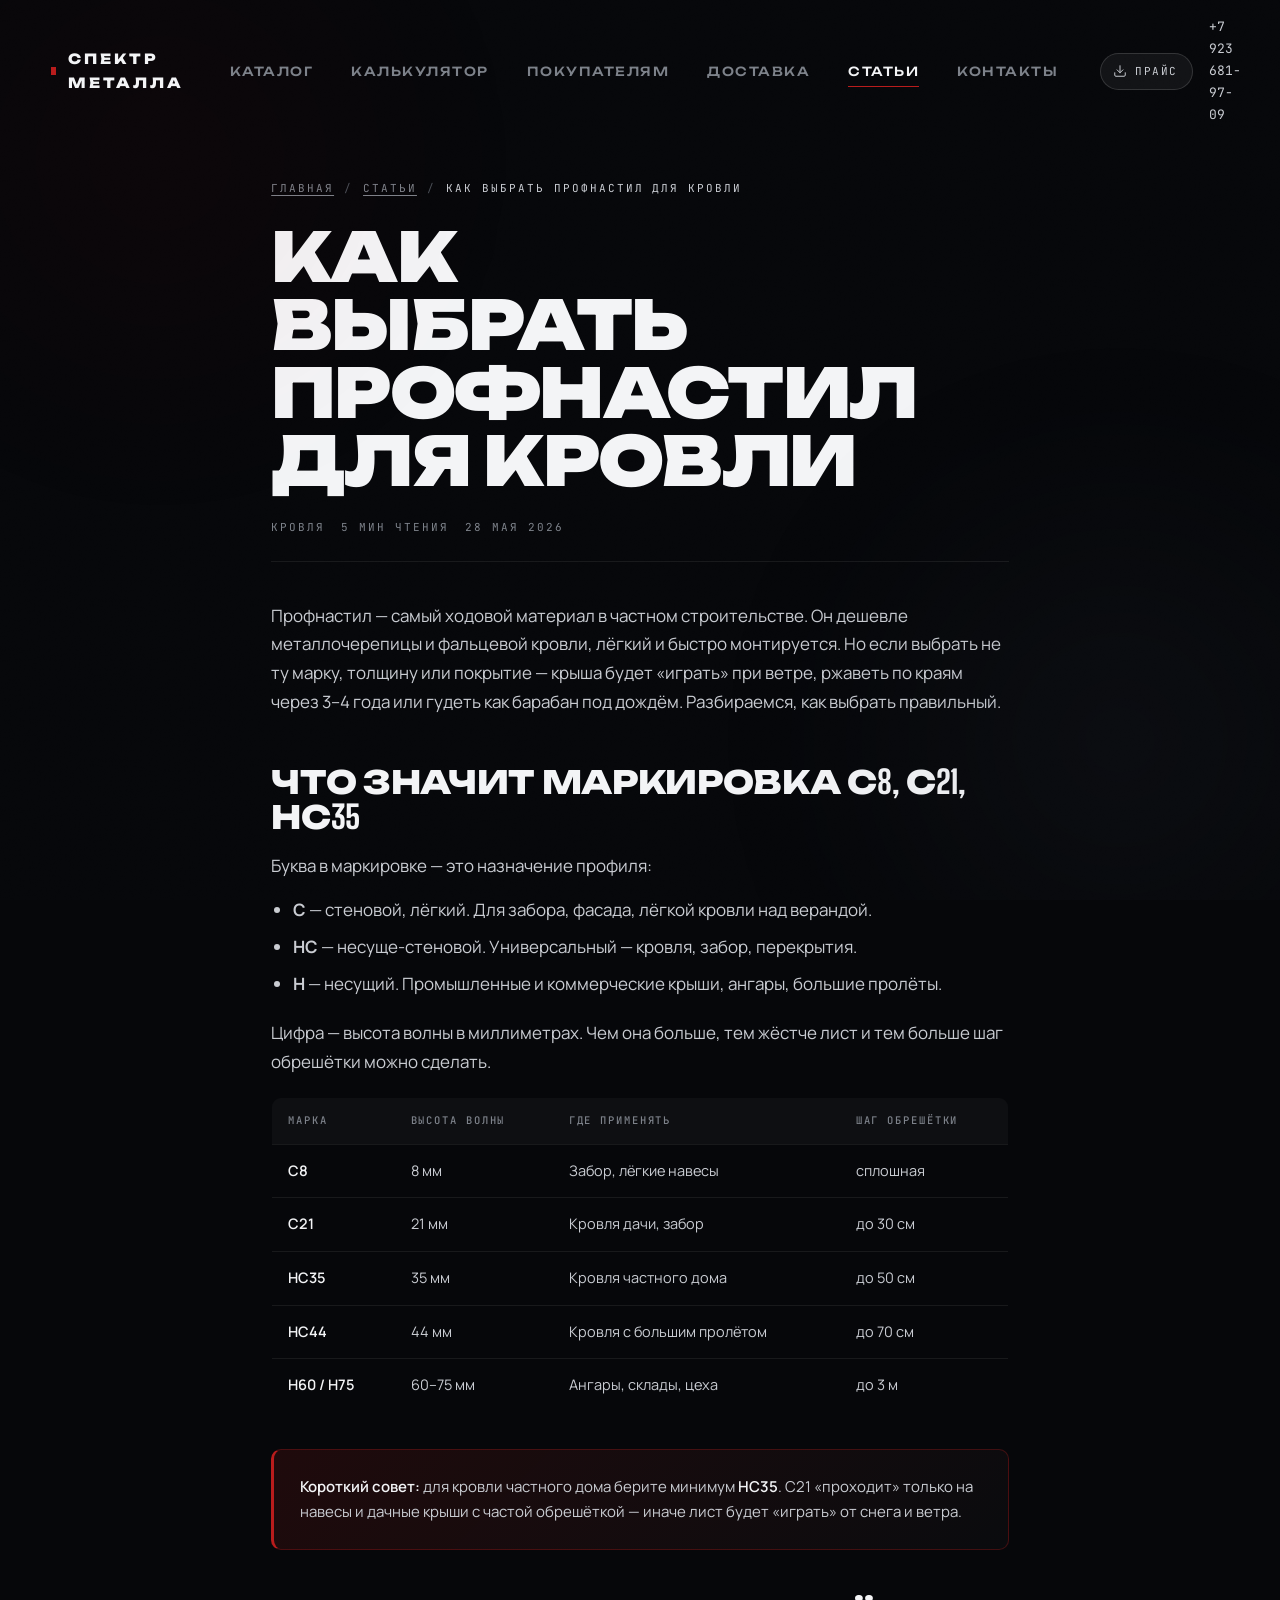
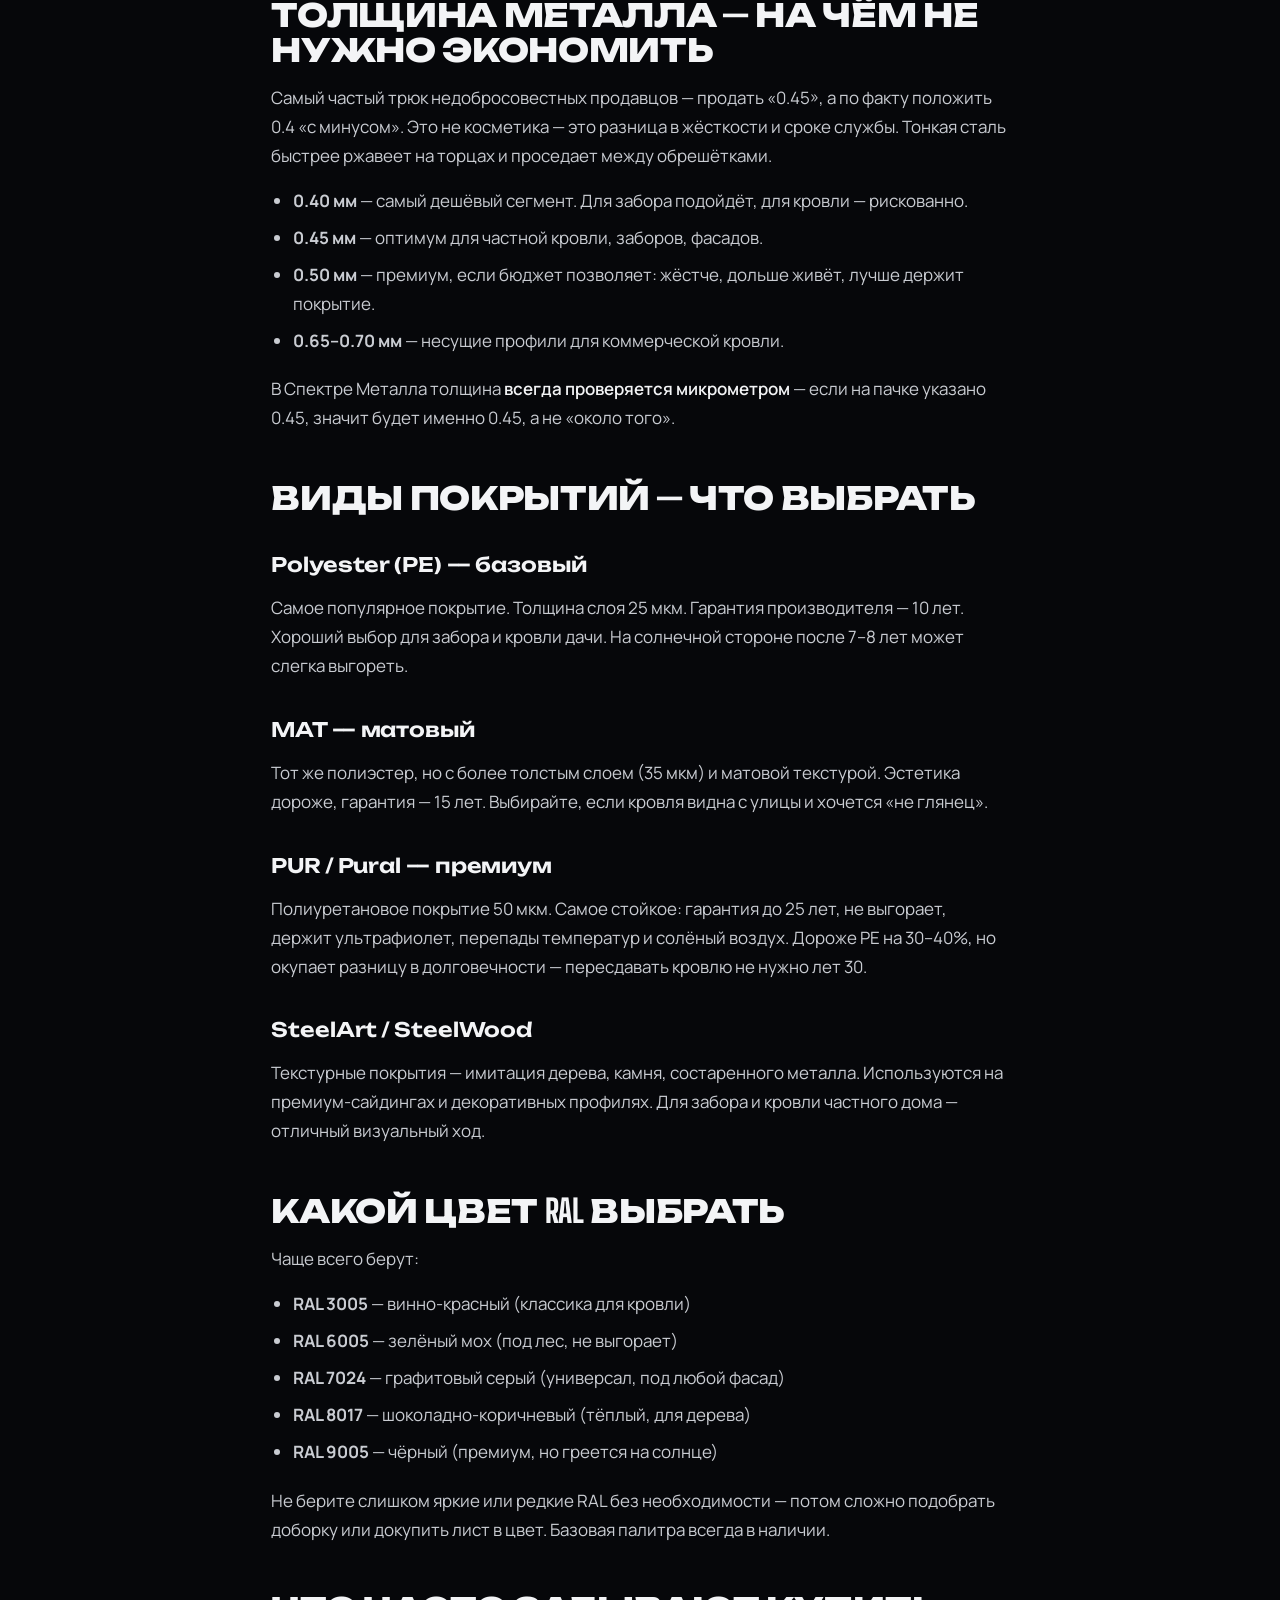
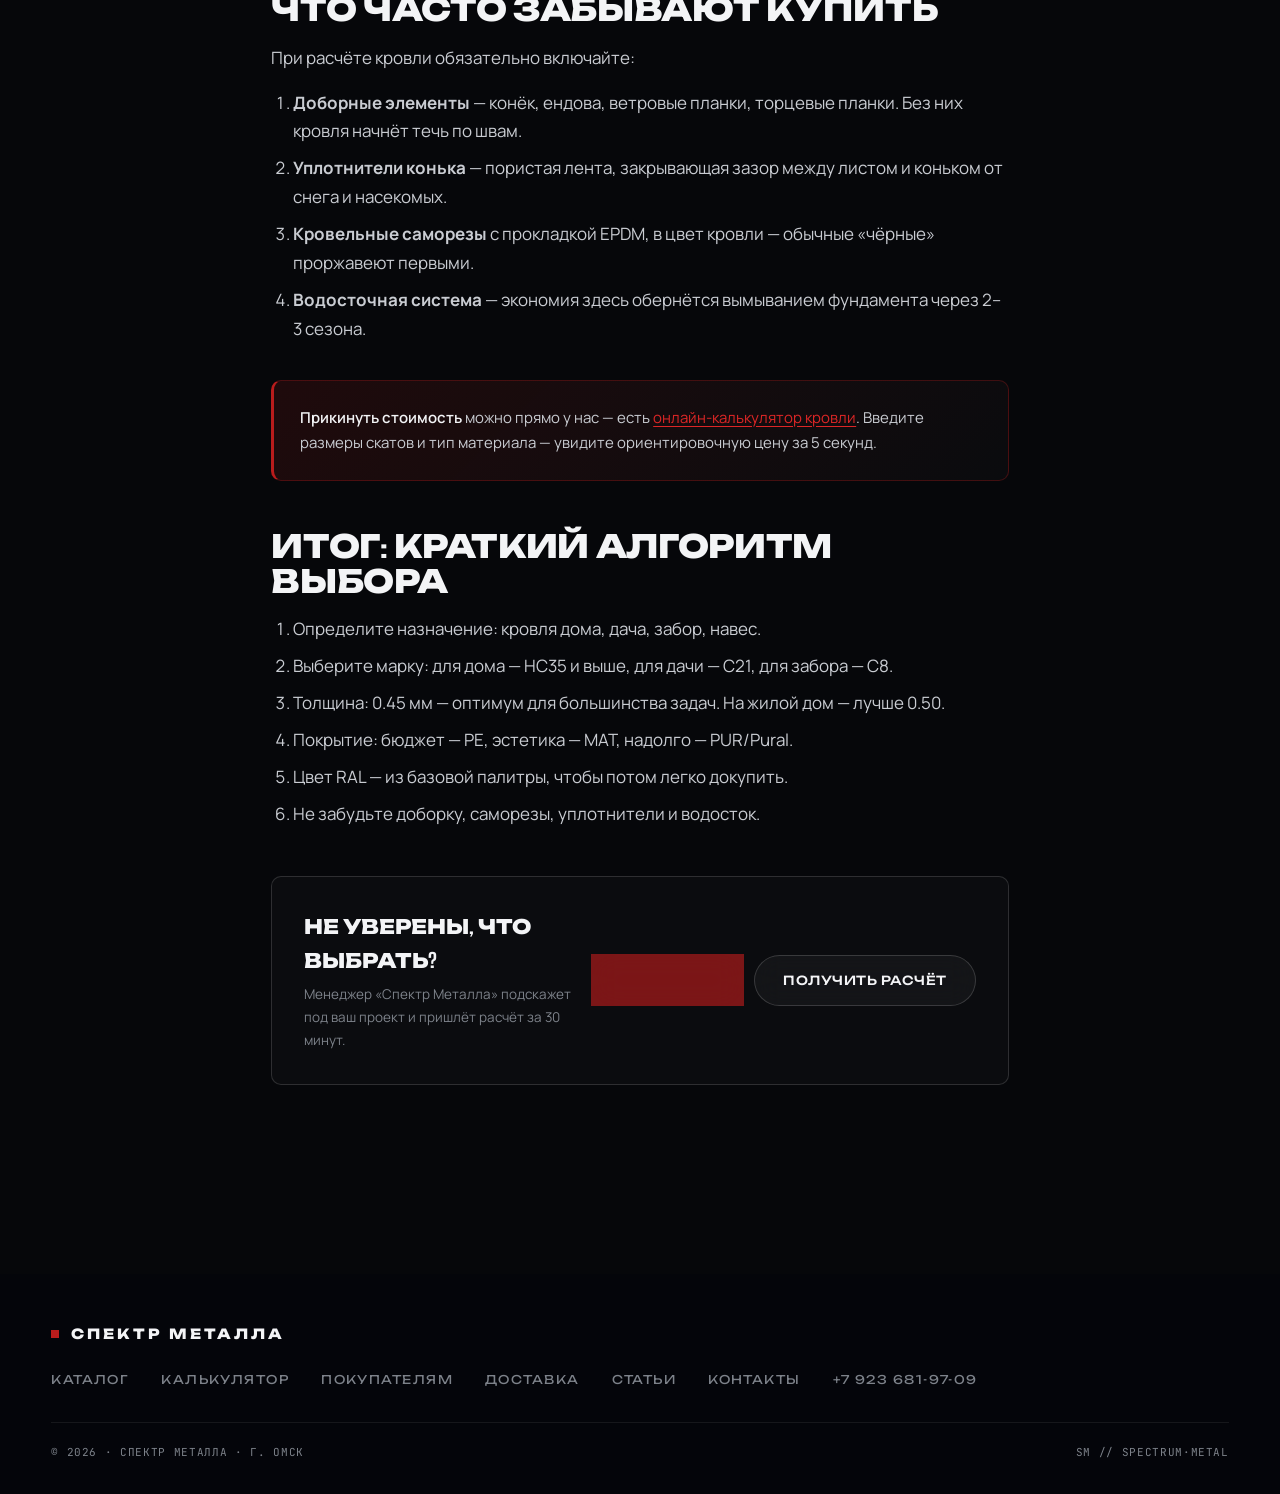
<file: article-roofing.html>
<!doctype html>
<html lang="ru">
<head>
<meta charset="utf-8" />
<meta name="viewport" content="width=device-width, initial-scale=1, viewport-fit=cover" />
<meta name="theme-color" content="#06070a" />
<title>Как выбрать профнастил для кровли — Спектр Металла</title>
<meta name="description" content="Подробный гид по выбору профнастила: маркировка C8, С21, НС35, толщина металла 0.4-0.7 мм, виды покрытий Полимер, Polyester, PUR. Что подойдёт для частного дома, забора и коммерческой крыши." />
<meta name="keywords" content="как выбрать профнастил, профнастил для кровли, маркировка профнастила, толщина металла кровля, С8 С21 НС35, виды покрытий кровли">

<link rel="canonical" href="https://spectr-metalla.ru/article-roofing.html" />
<meta property="og:type" content="article" />
<meta property="og:locale" content="ru_RU" />
<meta property="og:site_name" content="Спектр Металла" />
<meta property="og:title" content="Как выбрать профнастил для кровли — гид от производителя" />
<meta property="og:description" content="Разбираем маркировку, толщину, покрытия. Что подойдёт для дачи, дома, коммерческой крыши." />
<meta property="og:url" content="https://spectr-metalla.ru/article-roofing.html" />
<meta property="article:section" content="Кровля" />
<meta property="article:published_time" content="2026-05-28" />

<link rel="preconnect" href="https://fonts.googleapis.com">
<link rel="preconnect" href="https://fonts.gstatic.com" crossorigin>
<link href="https://fonts.googleapis.com/css2?family=Big+Shoulders+Display:wght@500;700;800;900&family=Unbounded:wght@400;500;600;700&family=Manrope:wght@300;400;500;600;700&family=JetBrains+Mono:wght@400;500&display=swap" rel="stylesheet">

<style>
:root{--bg-dark:#06070a;--bg-graphite:#0f1115;--bg-near-black:#04050a;--text-on-dark:#c9ccd2;--text-on-dark-bright:#f3f4f6;--text-on-dark-dim:#7d828a;--text-on-dark-deep:#4a4f57;--accent:#b91c1c;--accent-hover:#dc2626;--line:rgba(255,255,255,.07);--line-strong:rgba(255,255,255,.14);--f-display:"Big Shoulders Display","Unbounded",system-ui,sans-serif;--f-secondary:"Unbounded","Manrope",system-ui,sans-serif;--f-body:"Manrope",system-ui,sans-serif;--f-mono:"JetBrains Mono",ui-monospace,monospace;--gut:clamp(20px,4vw,80px);--section-y:clamp(80px,11vw,180px);--r-sm:4px;--r-md:10px;--ease:cubic-bezier(.2,.7,.2,1)}
*{box-sizing:border-box}html,body{margin:0;padding:0}html{scroll-behavior:smooth}
body{font-family:var(--f-body);font-size:17px;line-height:1.7;color:var(--text-on-dark);background:var(--bg-dark);-webkit-font-smoothing:antialiased;overflow-x:hidden}
img{max-width:100%;display:block}a{color:inherit;text-decoration:none;transition:color .25s var(--ease)}button{font-family:inherit;cursor:pointer}
.bg-stage{position:fixed;inset:0;z-index:0;pointer-events:none;overflow:hidden}
.bg-stage .glow{position:absolute;border-radius:50%;filter:blur(120px);opacity:.3}
.bg-stage .g1{width:55vw;height:55vw;top:-15vw;left:-15vw;background:radial-gradient(circle, color-mix(in srgb, var(--accent) 22%, transparent), transparent 60%)}
.bg-stage .g2{width:55vw;height:55vw;bottom:-15vw;right:-15vw;background:radial-gradient(circle, color-mix(in srgb, #4b5563 45%, transparent), transparent 60%)}
body::after{content:"";position:fixed;inset:0;z-index:1;pointer-events:none;opacity:.05;mix-blend-mode:overlay;background-image:url("data:image/svg+xml;utf8,<svg xmlns='http://www.w3.org/2000/svg' width='160' height='160'><filter id='n'><feTurbulence baseFrequency='0.9' numOctaves='2' stitchTiles='stitch'/><feColorMatrix values='0 0 0 0 1 0 0 0 0 1 0 0 0 0 1 0 0 0 .85 0'/></filter><rect width='160' height='160' filter='url(%23n)'/></svg>")}
.shell{position:relative;z-index:2}.container{max-width:840px;margin:0 auto;padding:0 var(--gut)}
.btn{display:inline-flex;align-items:center;gap:12px;padding:14px 28px;border-radius:999px;font-family:var(--f-secondary);font-weight:500;font-size:12.5px;letter-spacing:.04em;border:1px solid transparent;text-decoration:none;text-transform:uppercase;backdrop-filter:blur(14px);transition:all .3s var(--ease);cursor:pointer}
.btn-accent{background:color-mix(in srgb, var(--accent) 65%, transparent);color:#fff;border-color:color-mix(in srgb, var(--accent) 80%, transparent)}
.btn-ghost{background:rgba(255,255,255,.04);color:var(--text-on-dark-bright);border-color:rgba(255,255,255,.16)}

.header{position:fixed;top:0;left:0;right:0;z-index:50;padding:16px 0;background:transparent;border-bottom:1px solid transparent;transition:all .3s var(--ease)}
.header.scrolled{padding:10px 0;background:rgba(6,7,10,.82);backdrop-filter:blur(16px);border-bottom-color:var(--line)}
.nav{display:flex;align-items:center;justify-content:space-between;gap:24px;max-width:1440px;margin:0 auto;padding:0 var(--gut)}
.wordmark{font-family:var(--f-display);font-weight:800;font-size:14px;letter-spacing:.22em;color:var(--text-on-dark-bright);text-transform:uppercase;display:inline-flex;align-items:center;gap:12px}
.wordmark::before{content:"";width:8px;height:8px;background:var(--accent);display:inline-block}
.nav-list{display:flex;align-items:center;gap:2px;list-style:none;margin:0;padding:0}
.nav-list a{display:inline-block;padding:10px 18px;font-family:var(--f-secondary);font-size:12.5px;font-weight:500;color:var(--text-on-dark-dim);letter-spacing:.12em;text-transform:uppercase;position:relative}
.nav-list a:hover,.nav-list a.active{color:var(--text-on-dark-bright)}
.nav-list a.active::after{content:"";position:absolute;left:18px;right:18px;bottom:5px;height:1px;background:var(--accent)}
.nav-tel{font-family:var(--f-mono);font-size:13px;color:var(--text-on-dark)}
.burger{display:none;background:transparent;border:1px solid var(--line-strong);width:42px;height:42px;border-radius:var(--r-sm);color:var(--text-on-dark-bright);align-items:center;justify-content:center;cursor:pointer}
.burger svg{width:18px;height:18px}

article{padding:clamp(120px,14vw,180px) 0 var(--section-y)}
.crumbs{font-family:var(--f-mono);font-size:11px;letter-spacing:.18em;color:var(--text-on-dark-dim);text-transform:uppercase;margin-bottom:24px;display:flex;gap:10px;align-items:center;flex-wrap:wrap}
.crumbs a{color:var(--text-on-dark-dim)}
.crumbs a:hover{color:var(--text-on-dark-bright)}
.crumbs .sep{color:var(--text-on-dark-deep)}
.crumbs span[aria-current="page"]{color:var(--text-on-dark)}

h1{font-family:var(--f-display);font-weight:900;font-size:clamp(34px,5.5vw,68px);line-height:1;letter-spacing:-.025em;text-transform:uppercase;color:var(--text-on-dark-bright);margin:0 0 24px;max-width:18ch}
.meta{display:flex;gap:16px;font-family:var(--f-mono);font-size:11px;letter-spacing:.18em;color:var(--text-on-dark-dim);text-transform:uppercase;padding-bottom:24px;border-bottom:1px solid var(--line);margin-bottom:40px}

article h2{font-family:var(--f-display);font-weight:800;font-size:clamp(22px,2.6vw,32px);line-height:1.1;letter-spacing:-.01em;text-transform:uppercase;color:var(--text-on-dark-bright);margin:48px 0 16px}
article h3{font-family:var(--f-secondary);font-weight:600;font-size:20px;color:var(--text-on-dark-bright);margin:32px 0 12px;letter-spacing:-.005em}
article p{margin:0 0 16px;color:var(--text-on-dark)}
article p strong{color:var(--text-on-dark-bright);font-weight:600}
article ul,article ol{padding-left:22px;margin:0 0 20px;color:var(--text-on-dark)}
article ul li,article ol li{margin-bottom:8px}
article a{color:var(--accent-hover);text-decoration:underline;text-underline-offset:3px}

.callout{
  margin:36px 0;padding:24px 26px;border-radius:var(--r-md);
  background:linear-gradient(135deg, color-mix(in srgb, var(--accent) 14%, transparent), rgba(255,255,255,.02));
  border:1px solid color-mix(in srgb, var(--accent) 30%, transparent);
  border-left:3px solid var(--accent);
}
.callout p{margin:0;font-size:15px;color:var(--text-on-dark)}
.callout p strong{color:var(--text-on-dark-bright)}

.spec-table{
  width:100%;border-collapse:collapse;margin:20px 0 36px;
  font-family:var(--f-body);font-size:14.5px;
  border:1px solid var(--line);border-radius:var(--r-md);overflow:hidden;
}
.spec-table th,.spec-table td{padding:14px 16px;text-align:left;border-bottom:1px solid var(--line)}
.spec-table tr:last-child td{border-bottom:none}
.spec-table th{font-family:var(--f-mono);font-size:10.5px;letter-spacing:.18em;color:var(--text-on-dark-dim);text-transform:uppercase;background:rgba(255,255,255,.03);font-weight:500}
.spec-table td{color:var(--text-on-dark)}
.spec-table td strong{color:var(--text-on-dark-bright);font-weight:600}
.spec-table tbody tr:hover td{background:rgba(255,255,255,.02)}

.article-cta{
  margin:48px 0;padding:32px;border-radius:var(--r-md);
  background:rgba(255,255,255,.025);border:1px solid var(--line-strong);
  display:grid;grid-template-columns:1fr auto;gap:20px;align-items:center;
}
.article-cta h3{margin:0 0 6px;font-family:var(--f-display);font-weight:800;font-size:20px;text-transform:uppercase;color:var(--text-on-dark-bright)}
.article-cta p{margin:0;font-size:13.5px;color:var(--text-on-dark-dim)}
.article-cta .actions{display:flex;gap:10px;flex-wrap:wrap}

.footer{background:var(--bg-near-black);padding:48px 0 32px;position:relative;z-index:2;color:var(--text-on-dark-dim)}
.footer .container{max-width:1440px}
.footer-row{display:flex;justify-content:space-between;align-items:center;gap:24px;flex-wrap:wrap}
.footer-nav{display:flex;gap:32px;flex-wrap:wrap;list-style:none;padding:0;margin:0;font-family:var(--f-secondary);font-size:12px;letter-spacing:.12em;text-transform:uppercase}
.footer-nav a:hover{color:var(--text-on-dark-bright)}
.footer-bot{margin-top:32px;padding-top:20px;border-top:1px solid var(--line);display:flex;justify-content:space-between;align-items:center;gap:24px;flex-wrap:wrap;font-size:11px;font-family:var(--f-mono);letter-spacing:.06em;text-transform:uppercase}

.progress{position:fixed;top:0;left:0;right:0;height:1px;z-index:60;pointer-events:none}
.progress span{display:block;height:100%;width:0;background:var(--accent)}

@media (max-width:880px){.article-cta{grid-template-columns:1fr}}
@media (max-width:720px){.nav-list,.nav-tel{display:none}.burger{display:inline-flex}.footer-row{flex-direction:column;align-items:flex-start;gap:20px}.spec-table{font-size:13px}.spec-table th,.spec-table td{padding:11px 12px}}
</style>

<link rel="stylesheet" href="assets/site.css">

<script type="application/ld+json">
{
  "@context":"https://schema.org",
  "@type":"Article",
  "headline":"Как выбрать профнастил для кровли",
  "description":"Гид по маркировке (C8/С21/НС35), толщине металла и видам покрытия профнастила для кровли.",
  "image":"https://spectr-metalla.ru/roof-tile.png",
  "author":{"@type":"Organization","name":"Спектр Металла"},
  "publisher":{
    "@type":"Organization",
    "name":"Спектр Металла",
    "logo":{"@type":"ImageObject","url":"https://spectr-metalla.ru/roof-tile.png"}
  },
  "datePublished":"2026-05-28",
  "mainEntityOfPage":{"@type":"WebPage","@id":"https://spectr-metalla.ru/article-roofing.html"}
}
</script>
</head>

<body>
<div class="bg-stage" aria-hidden="true"><div class="glow g1"></div><div class="glow g2"></div></div>
<div class="progress" aria-hidden="true"><span id="progressBar"></span></div>

<header class="header" id="header">
  <div class="nav">
    <a href="index.html" class="wordmark">Спектр Металла</a>
    <nav>
      <ul class="nav-list">
        <li><a href="catalog.html">Каталог</a></li>
        <li><a href="calculator.html">Калькулятор</a></li>
        <li><a href="buyers.html">Покупателям</a></li>
        <li><a href="delivery.html">Доставка</a></li>
        <li><a href="blog.html" class="active">Статьи</a></li>
        <li><a href="contacts.html">Контакты</a></li>
      </ul>
    </nav>
    <div style="display:flex;align-items:center;gap:16px">
      <a href="price-spectr-metalla.txt" download class="btn-download"><svg viewBox="0 0 24 24" fill="none" stroke="currentColor" stroke-width="1.7"><path d="M21 15v4a2 2 0 0 1-2 2H5a2 2 0 0 1-2-2v-4M7 10l5 5 5-5M12 15V3" stroke-linecap="round" stroke-linejoin="round"/></svg>Прайс</a>
      <a href="tel:+79236819709" class="nav-tel">+7 923 681-97-09</a>
      <button class="burger"><svg viewBox="0 0 24 24" fill="none" stroke="currentColor" stroke-width="1.6" stroke-linecap="round"><path d="M4 7h16M4 12h16M4 17h16"/></svg></button>
    </div>
  </div>
</header>

<article id="top">
  <div class="container">

    <nav class="crumbs" aria-label="Хлебные крошки">
      <a href="index.html">Главная</a>
      <span class="sep">/</span>
      <a href="blog.html">Статьи</a>
      <span class="sep">/</span>
      <span aria-current="page">Как выбрать профнастил для кровли</span>
    </nav>

    <h1>Как выбрать<br/>профнастил для кровли</h1>
    <div class="meta">
      <span>Кровля</span>
      <span>5 мин чтения</span>
      <span>28 мая 2026</span>
    </div>

    <p>Профнастил — самый ходовой материал в частном строительстве. Он дешевле металлочерепицы и фальцевой кровли, лёгкий и быстро монтируется. Но если выбрать не ту марку, толщину или покрытие — крыша будет «играть» при ветре, ржаветь по краям через 3–4 года или гудеть как барабан под дождём. Разбираемся, как выбрать правильный.</p>

    <h2>Что значит маркировка С8, С21, НС35</h2>

    <p>Буква в маркировке — это назначение профиля:</p>
    <ul>
      <li><strong>С</strong> — стеновой, лёгкий. Для забора, фасада, лёгкой кровли над верандой.</li>
      <li><strong>НС</strong> — несуще-стеновой. Универсальный — кровля, забор, перекрытия.</li>
      <li><strong>Н</strong> — несущий. Промышленные и коммерческие крыши, ангары, большие пролёты.</li>
    </ul>

    <p>Цифра — высота волны в миллиметрах. Чем она больше, тем жёстче лист и тем больше шаг обрешётки можно сделать.</p>

    <table class="spec-table">
      <thead>
        <tr><th>Марка</th><th>Высота волны</th><th>Где применять</th><th>Шаг обрешётки</th></tr>
      </thead>
      <tbody>
        <tr><td><strong>С8</strong></td><td>8 мм</td><td>Забор, лёгкие навесы</td><td>сплошная</td></tr>
        <tr><td><strong>С21</strong></td><td>21 мм</td><td>Кровля дачи, забор</td><td>до 30 см</td></tr>
        <tr><td><strong>НС35</strong></td><td>35 мм</td><td>Кровля частного дома</td><td>до 50 см</td></tr>
        <tr><td><strong>НС44</strong></td><td>44 мм</td><td>Кровля с большим пролётом</td><td>до 70 см</td></tr>
        <tr><td><strong>Н60 / Н75</strong></td><td>60–75 мм</td><td>Ангары, склады, цеха</td><td>до 3 м</td></tr>
      </tbody>
    </table>

    <div class="callout">
      <p><strong>Короткий совет:</strong> для кровли частного дома берите минимум <strong>НС35</strong>. С21 «проходит» только на навесы и дачные крыши с частой обрешёткой — иначе лист будет «играть» от снега и ветра.</p>
    </div>

    <h2>Толщина металла — на чём не нужно экономить</h2>

    <p>Самый частый трюк недобросовестных продавцов — продать «0.45», а по факту положить 0.4 «с минусом». Это не косметика — это разница в жёсткости и сроке службы. Тонкая сталь быстрее ржавеет на торцах и проседает между обрешётками.</p>

    <ul>
      <li><strong>0.40 мм</strong> — самый дешёвый сегмент. Для забора подойдёт, для кровли — рискованно.</li>
      <li><strong>0.45 мм</strong> — оптимум для частной кровли, заборов, фасадов.</li>
      <li><strong>0.50 мм</strong> — премиум, если бюджет позволяет: жёстче, дольше живёт, лучше держит покрытие.</li>
      <li><strong>0.65–0.70 мм</strong> — несущие профили для коммерческой кровли.</li>
    </ul>

    <p>В Спектре Металла толщина <strong>всегда проверяется микрометром</strong> — если на пачке указано 0.45, значит будет именно 0.45, а не «около того».</p>

    <h2>Виды покрытий — что выбрать</h2>

    <h3>Polyester (PE) — базовый</h3>
    <p>Самое популярное покрытие. Толщина слоя 25 мкм. Гарантия производителя — 10 лет. Хороший выбор для забора и кровли дачи. На солнечной стороне после 7–8 лет может слегка выгореть.</p>

    <h3>MAT — матовый</h3>
    <p>Тот же полиэстер, но с более толстым слоем (35 мкм) и матовой текстурой. Эстетика дороже, гарантия — 15 лет. Выбирайте, если кровля видна с улицы и хочется «не глянец».</p>

    <h3>PUR / Pural — премиум</h3>
    <p>Полиуретановое покрытие 50 мкм. Самое стойкое: гарантия до 25 лет, не выгорает, держит ультрафиолет, перепады температур и солёный воздух. Дороже PE на 30–40%, но окупает разницу в долговечности — пересдавать кровлю не нужно лет 30.</p>

    <h3>SteelArt / SteelWood</h3>
    <p>Текстурные покрытия — имитация дерева, камня, состаренного металла. Используются на премиум-сайдингах и декоративных профилях. Для забора и кровли частного дома — отличный визуальный ход.</p>

    <h2>Какой цвет RAL выбрать</h2>

    <p>Чаще всего берут:</p>
    <ul>
      <li><strong>RAL 3005</strong> — винно-красный (классика для кровли)</li>
      <li><strong>RAL 6005</strong> — зелёный мох (под лес, не выгорает)</li>
      <li><strong>RAL 7024</strong> — графитовый серый (универсал, под любой фасад)</li>
      <li><strong>RAL 8017</strong> — шоколадно-коричневый (тёплый, для дерева)</li>
      <li><strong>RAL 9005</strong> — чёрный (премиум, но греется на солнце)</li>
    </ul>

    <p>Не берите слишком яркие или редкие RAL без необходимости — потом сложно подобрать доборку или докупить лист в цвет. Базовая палитра всегда в наличии.</p>

    <h2>Что часто забывают купить</h2>

    <p>При расчёте кровли обязательно включайте:</p>
    <ol>
      <li><strong>Доборные элементы</strong> — конёк, ендова, ветровые планки, торцевые планки. Без них кровля начнёт течь по швам.</li>
      <li><strong>Уплотнители конька</strong> — пористая лента, закрывающая зазор между листом и коньком от снега и насекомых.</li>
      <li><strong>Кровельные саморезы</strong> с прокладкой EPDM, в цвет кровли — обычные «чёрные» проржавеют первыми.</li>
      <li><strong>Водосточная система</strong> — экономия здесь обернётся вымыванием фундамента через 2–3 сезона.</li>
    </ol>

    <div class="callout">
      <p><strong>Прикинуть стоимость</strong> можно прямо у нас — есть <a href="calculator.html">онлайн-калькулятор кровли</a>. Введите размеры скатов и тип материала — увидите ориентировочную цену за 5 секунд.</p>
    </div>

    <h2>Итог: краткий алгоритм выбора</h2>

    <ol>
      <li>Определите назначение: кровля дома, дача, забор, навес.</li>
      <li>Выберите марку: для дома — НС35 и выше, для дачи — С21, для забора — С8.</li>
      <li>Толщина: 0.45 мм — оптимум для большинства задач. На жилой дом — лучше 0.50.</li>
      <li>Покрытие: бюджет — PE, эстетика — MAT, надолго — PUR/Pural.</li>
      <li>Цвет RAL — из базовой палитры, чтобы потом легко докупить.</li>
      <li>Не забудьте доборку, саморезы, уплотнители и водосток.</li>
    </ol>

    <div class="article-cta">
      <div>
        <h3>Не уверены, что выбрать?</h3>
        <p>Менеджер «Спектр Металла» подскажет под ваш проект и пришлёт расчёт за 30 минут.</p>
      </div>
      <div class="actions">
        <a href="https://wa.me/79236819709?text=Здравствуйте,%20помогите%20выбрать%20профнастил" target="_blank" rel="noopener" class="btn btn-accent">WhatsApp</a>
        <a href="contacts.html" class="btn btn-ghost">Получить расчёт</a>
      </div>
    </div>

  </div>
</article>

<footer class="footer">
  <div class="container">
    <div class="footer-row">
      <span class="wordmark">Спектр Металла</span>
      <ul class="footer-nav">
        <li><a href="catalog.html">Каталог</a></li>
        <li><a href="calculator.html">Калькулятор</a></li>
        <li><a href="buyers.html">Покупателям</a></li>
        <li><a href="delivery.html">Доставка</a></li>
        <li><a href="blog.html">Статьи</a></li>
        <li><a href="contacts.html">Контакты</a></li>
        <li><a href="tel:+79236819709">+7 923 681-97-09</a></li>
      </ul>
    </div>
    <div class="footer-bot">
      <span>© <span id="yr">2026</span> · Спектр Металла · г. Омск</span>
      <span>SM // SPECTRUM·METAL</span>
    </div>
  </div>
</footer>

<aside class="mobile-menu" id="mobileMenu">
  <div class="mobile-menu-head"><a href="index.html" class="wordmark">Спектр Металла</a><button class="mobile-menu-close"><svg viewBox="0 0 24 24" fill="none" stroke="currentColor" stroke-width="1.8" stroke-linecap="round"><path d="M6 6l12 12M6 18L18 6"/></svg></button></div>
  <ul class="mobile-menu-list">
    <li><a href="catalog.html">Каталог</a></li>
    <li><a href="calculator.html">Калькулятор</a></li>
    <li><a href="buyers.html">Покупателям</a></li>
    <li><a href="delivery.html">Доставка</a></li>
    <li><a href="blog.html" class="active">Статьи</a></li>
    <li><a href="contacts.html">Контакты</a></li>
    <li><a href="price-spectr-metalla.txt" download>Скачать прайс</a></li>
  </ul>
  <div class="mobile-menu-foot"><a href="tel:+79236819709" class="phone">+7 923 681-97-09</a><span class="addr">г. Омск, пр. Мира, 191</span></div>
</aside>

<div class="sticky-bar"><div class="sticky-bar-inner">
  <a class="sb-btn sb-call" href="tel:+79236819709"><svg viewBox="0 0 24 24" fill="none" stroke="currentColor" stroke-width="1.8" stroke-linecap="round" stroke-linejoin="round"><path d="M22 16.92V21a1 1 0 0 1-1.11 1A19.86 19.86 0 0 1 2 4.11 1 1 0 0 1 3 3h4.09a1 1 0 0 1 1 .75l1 4a1 1 0 0 1-.27 1L7.21 10.79a16 16 0 0 0 6 6l2.06-1.61a1 1 0 0 1 1-.27l4 1a1 1 0 0 1 .75 1Z"/></svg>Звонок</a>
  <a class="sb-btn sb-wa" href="https://wa.me/79236819709" target="_blank" rel="noopener"><svg viewBox="0 0 32 32" fill="currentColor"><path d="M16 3C9.4 3 4 8.4 4 15c0 2.4.7 4.6 1.9 6.5L4 29l7.7-1.8c1.8 1 3.8 1.5 5.9 1.5h.4C24.6 28.7 30 23.3 30 16.7 30 9.4 24.6 3 16 3Z"/></svg>WhatsApp</a>
  <a class="sb-btn sb-quote" href="calculator.html"><svg viewBox="0 0 24 24" fill="none" stroke="currentColor" stroke-width="2" stroke-linecap="round" stroke-linejoin="round"><path d="M9 7H6a1 1 0 0 0-1 1v12a1 1 0 0 0 1 1h12a1 1 0 0 0 1-1V8a1 1 0 0 0-1-1h-3"/><path d="M9 3h6v4H9z"/></svg>Расчёт</a>
</div></div>

<button class="cart-fab"><svg viewBox="0 0 24 24" fill="none" stroke="currentColor" stroke-width="1.6" stroke-linecap="round" stroke-linejoin="round"><path d="M6 2 3 6v14a2 2 0 0 0 2 2h14a2 2 0 0 0 2-2V6l-3-4z"/><path d="M3 6h18M16 10a4 4 0 0 1-8 0"/></svg><span class="badge">0</span></button>
<div class="cart-overlay"></div>
<aside class="cart-panel">
  <div class="cart-head"><h3>Заявка</h3><button class="cart-close"><svg viewBox="0 0 24 24" fill="none" stroke="currentColor" stroke-width="1.8" stroke-linecap="round"><path d="M6 6l12 12M6 18L18 6"/></svg></button></div>
  <div class="cart-body"></div>
  <div class="cart-foot">
    <div class="cart-summary"><span>Итого ориентировочно</span><b>0 ₽</b></div>
    <div class="cart-actions"><button class="btn btn-accent btn-block cart-send">Отправить в WhatsApp</button><button class="btn btn-ghost btn-block cart-clear">Очистить</button></div>
  </div>
</aside>

<script>
document.getElementById('yr').textContent = new Date().getFullYear();
const bar=document.getElementById('progressBar'),hd=document.getElementById('header');
addEventListener('scroll',()=>{const h=document.documentElement,m=h.scrollHeight-h.clientHeight,p=m>0?h.scrollTop/m:0;bar.style.width=(p*100).toFixed(2)+'%';hd.classList.toggle('scrolled',h.scrollTop>20)},{passive:true});
</script>
<script src="assets/site.js" defer></script>

</body>
</html>
</file>
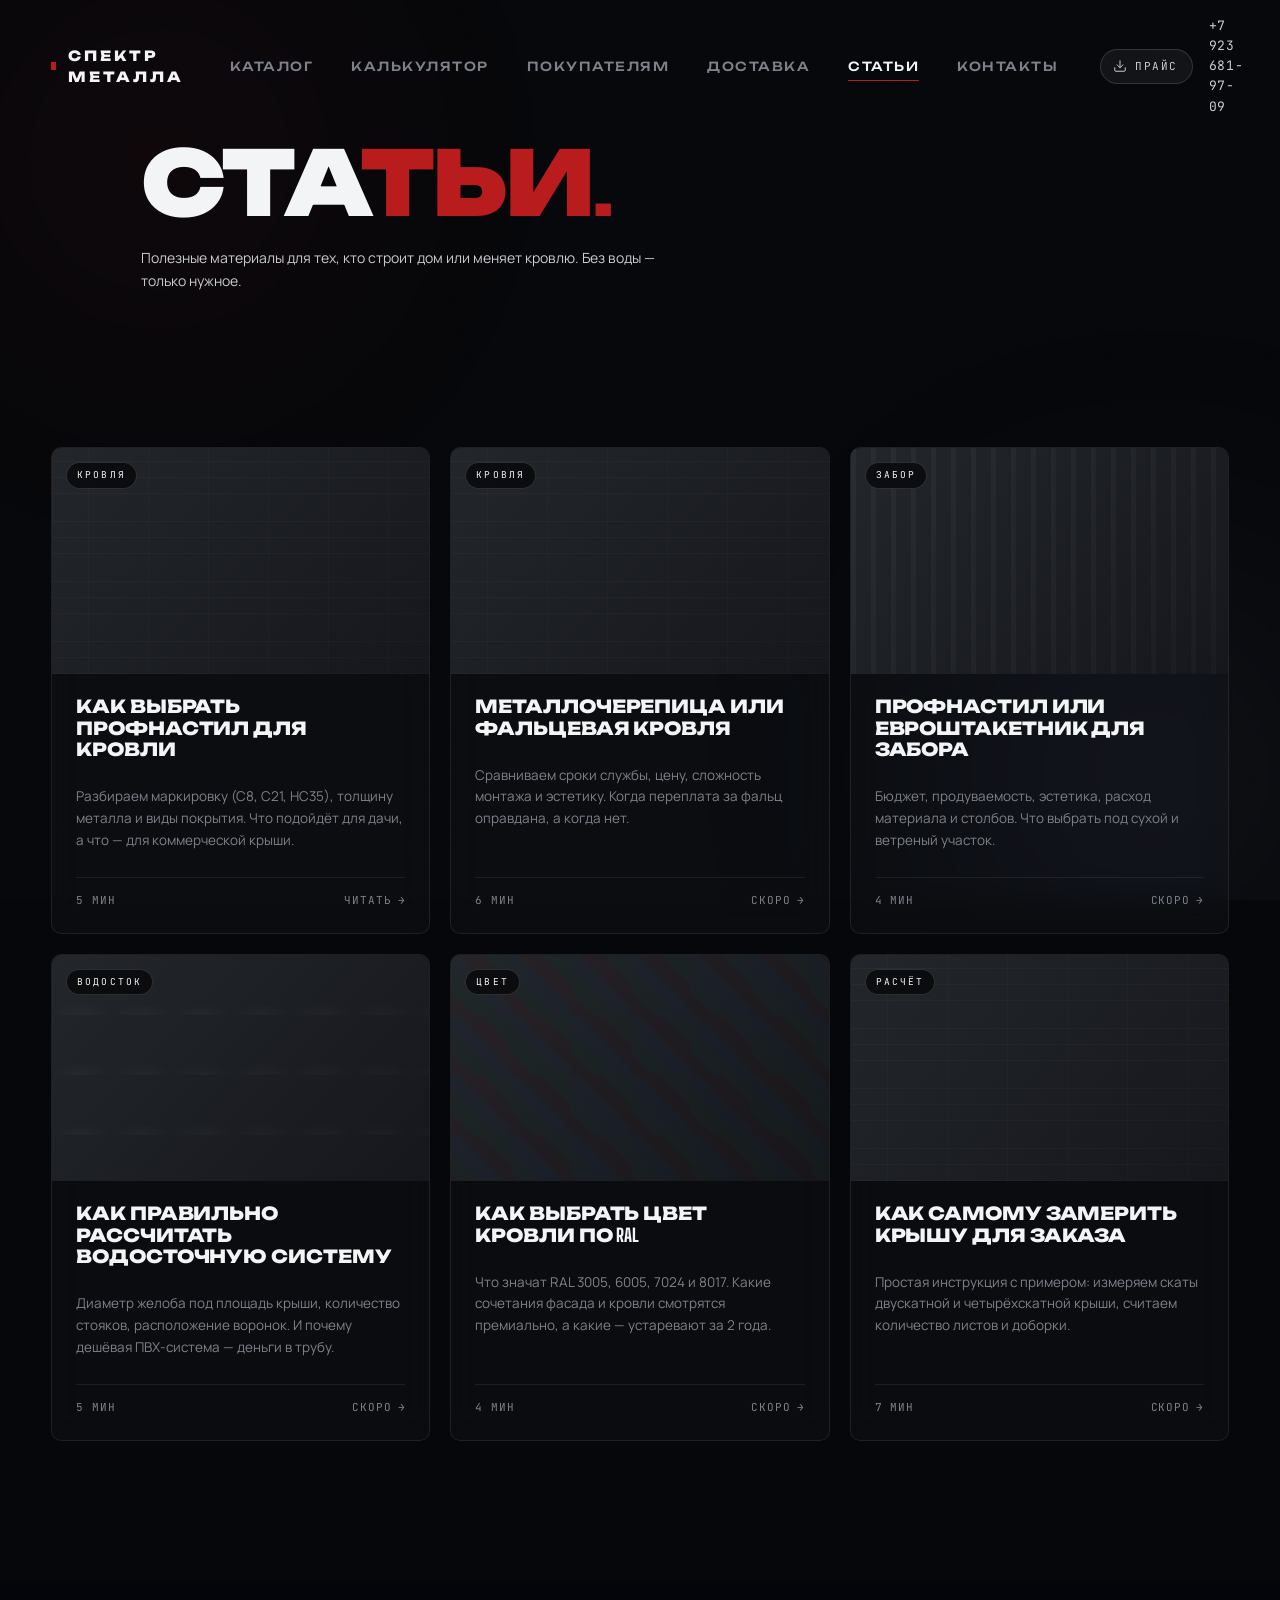
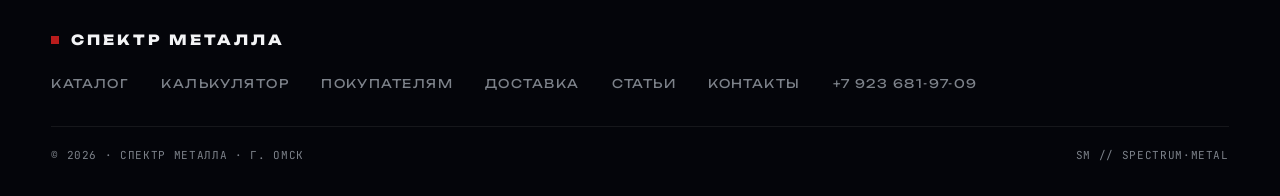
<file: blog.html>
<!doctype html>
<html lang="ru">
<head>
<meta charset="utf-8" />
<meta name="viewport" content="width=device-width, initial-scale=1, viewport-fit=cover" />
<meta name="theme-color" content="#06070a" />
<title>Статьи о кровле и металлопрокате · Спектр Металла</title>
<meta name="description" content="Полезные статьи: как выбрать профнастил, чем отличается металлочерепица от фальцевой кровли, как замерить крышу для заказа материалов." />
<meta name="keywords" content="как выбрать профнастил, металлочерепица или фальц, замер кровли, кровля своими руками, RAL цвета кровли, толщина металла">

<link rel="canonical" href="https://spectr-metalla.ru/blog.html" />
<meta property="og:type" content="website" />
<meta property="og:locale" content="ru_RU" />
<meta property="og:site_name" content="Спектр Металла" />
<meta property="og:title" content="Статьи о кровле и фасадах — Спектр Металла, Омск" />
<meta property="og:description" content="Как выбрать профнастил, металлочерепицу, водосточную систему — экспертные статьи." />
<meta property="og:url" content="https://spectr-metalla.ru/blog.html" />

<link rel="preconnect" href="https://fonts.googleapis.com">
<link rel="preconnect" href="https://fonts.gstatic.com" crossorigin>
<link href="https://fonts.googleapis.com/css2?family=Big+Shoulders+Display:wght@500;700;800;900&family=Unbounded:wght@400;500;600;700&family=Manrope:wght@300;400;500;600;700&family=JetBrains+Mono:wght@400;500&display=swap" rel="stylesheet">

<style>
:root{--bg-dark:#06070a;--bg-graphite:#0f1115;--bg-card:#14171c;--bg-near-black:#04050a;--text-on-dark:#c9ccd2;--text-on-dark-bright:#f3f4f6;--text-on-dark-dim:#7d828a;--text-on-dark-deep:#4a4f57;--accent:#b91c1c;--accent-hover:#dc2626;--line:rgba(255,255,255,.07);--line-strong:rgba(255,255,255,.14);--f-display:"Big Shoulders Display","Unbounded",system-ui,sans-serif;--f-secondary:"Unbounded","Manrope",system-ui,sans-serif;--f-body:"Manrope",system-ui,sans-serif;--f-mono:"JetBrains Mono",ui-monospace,monospace;--gut:clamp(20px,4vw,80px);--section-y:clamp(80px,11vw,180px);--r-sm:4px;--r-md:10px;--r-lg:18px;--ease:cubic-bezier(.2,.7,.2,1);--ease-out:cubic-bezier(.16,1,.3,1)}
*{box-sizing:border-box}html,body{margin:0;padding:0}html{scroll-behavior:smooth}
body{font-family:var(--f-body);font-size:16px;line-height:1.55;color:var(--text-on-dark);background:var(--bg-dark);-webkit-font-smoothing:antialiased;overflow-x:hidden}
img{max-width:100%;display:block}a{color:inherit;text-decoration:none;transition:color .25s var(--ease)}button{font-family:inherit;cursor:pointer}

.bg-stage{position:fixed;inset:0;z-index:0;pointer-events:none;overflow:hidden}
.bg-stage .glow{position:absolute;border-radius:50%;filter:blur(120px);opacity:.35}
.bg-stage .g1{width:55vw;height:55vw;top:-15vw;left:-15vw;background:radial-gradient(circle, color-mix(in srgb, var(--accent) 24%, transparent), transparent 60%)}
.bg-stage .g2{width:60vw;height:60vw;bottom:-20vw;right:-20vw;background:radial-gradient(circle, color-mix(in srgb, #4b5563 50%, transparent), transparent 60%)}
body::after{content:"";position:fixed;inset:0;z-index:1;pointer-events:none;opacity:.06;mix-blend-mode:overlay;background-image:url("data:image/svg+xml;utf8,<svg xmlns='http://www.w3.org/2000/svg' width='160' height='160'><filter id='n'><feTurbulence baseFrequency='0.9' numOctaves='2' stitchTiles='stitch'/><feColorMatrix values='0 0 0 0 1 0 0 0 0 1 0 0 0 0 1 0 0 0 .85 0'/></filter><rect width='160' height='160' filter='url(%23n)'/></svg>")}

.shell{position:relative;z-index:2}.container{max-width:1440px;margin:0 auto;padding:0 var(--gut)}
h1,h2,h3,h4{margin:0;color:var(--text-on-dark-bright);font-weight:600;letter-spacing:-.015em}
h1{font-family:var(--f-display);font-weight:900;font-size:clamp(40px,7vw,104px);line-height:.92;letter-spacing:-.03em;text-transform:uppercase}
h2{font-family:var(--f-display);font-weight:800;font-size:clamp(22px,2.4vw,32px);line-height:1.05;letter-spacing:-.015em;text-transform:uppercase}
.lead{font-size:clamp(14px,1.05vw,17px);line-height:1.65;max-width:62ch;color:var(--text-on-dark)}

.btn{position:relative;display:inline-flex;align-items:center;gap:12px;padding:14px 28px;border-radius:999px;font-family:var(--f-secondary);font-weight:500;font-size:12.5px;letter-spacing:.04em;border:1px solid transparent;text-decoration:none;text-transform:uppercase;backdrop-filter:blur(14px);transition:all .3s var(--ease);cursor:pointer}
.btn svg{width:15px;height:15px}
.btn-primary{background:rgba(243,244,246,.14);color:var(--text-on-dark-bright);border-color:rgba(255,255,255,.22)}
.btn-primary:hover{background:rgba(243,244,246,.24);border-color:rgba(255,255,255,.4)}
.btn-accent{background:color-mix(in srgb, var(--accent) 65%, transparent);color:#fff;border-color:color-mix(in srgb, var(--accent) 80%, transparent)}
.btn-ghost{background:rgba(255,255,255,.04);color:var(--text-on-dark-bright);border-color:rgba(255,255,255,.16)}
.btn-block{width:100%;justify-content:center}

.header{position:fixed;top:0;left:0;right:0;z-index:50;padding:16px 0;background:transparent;border-bottom:1px solid transparent;transition:all .3s var(--ease)}
.header.scrolled{padding:10px 0;background:rgba(6,7,10,.82);backdrop-filter:blur(16px);border-bottom-color:var(--line)}
.nav{display:flex;align-items:center;justify-content:space-between;gap:24px}
.wordmark{font-family:var(--f-display);font-weight:800;font-size:14px;letter-spacing:.22em;color:var(--text-on-dark-bright);text-transform:uppercase;display:inline-flex;align-items:center;gap:12px}
.wordmark::before{content:"";width:8px;height:8px;background:var(--accent);display:inline-block}
.nav-list{display:flex;align-items:center;gap:2px;list-style:none;margin:0;padding:0}
.nav-list a{display:inline-block;padding:10px 18px;font-family:var(--f-secondary);font-size:12.5px;font-weight:500;color:var(--text-on-dark-dim);letter-spacing:.12em;text-transform:uppercase;position:relative}
.nav-list a:hover,.nav-list a.active{color:var(--text-on-dark-bright)}
.nav-list a.active::after{content:"";position:absolute;left:18px;right:18px;bottom:5px;height:1px;background:var(--accent)}
.nav-tel{font-family:var(--f-mono);font-size:13px;color:var(--text-on-dark);letter-spacing:.04em}
.burger{display:none;background:transparent;border:1px solid var(--line-strong);width:42px;height:42px;border-radius:var(--r-sm);color:var(--text-on-dark-bright);align-items:center;justify-content:center;cursor:pointer}
.burger svg{width:18px;height:18px}

.hero{padding:clamp(96px,11vw,160px) 0 clamp(40px,5vw,72px)}
.hero-inner{max-width:1100px}
.hero h1{margin-bottom:24px}
.hero h1 em{font-style:normal;color:var(--accent)}
.hero-desc{font-size:clamp(14px,1.05vw,18px);color:var(--text-on-dark);max-width:62ch;line-height:1.6}

.section{padding:clamp(40px,6vw,80px) 0 var(--section-y)}

/* ═══ ARTICLES ═══ */
.articles{display:grid;grid-template-columns:repeat(3,1fr);gap:20px}
.article{
  position:relative;display:flex;flex-direction:column;
  border-radius:var(--r-md);overflow:hidden;
  background:rgba(255,255,255,.025);
  backdrop-filter:blur(16px) saturate(140%);-webkit-backdrop-filter:blur(16px) saturate(140%);
  border:1px solid rgba(255,255,255,.08);
  text-decoration:none;color:inherit;
  transition:transform .4s var(--ease-out),border-color .4s var(--ease-out);
}
.article:hover{transform:translateY(-6px);border-color:rgba(255,255,255,.22);box-shadow:0 20px 50px rgba(0,0,0,.4)}
.article-thumb{aspect-ratio:5/3;position:relative;background:linear-gradient(135deg,#23262b,#15171c);overflow:hidden}
.article-thumb::before{content:"";position:absolute;inset:0;background-image:var(--pat);background-size:60px 60px;opacity:.4;mix-blend-mode:overlay}
.article-thumb .cat{position:absolute;top:14px;left:14px;padding:5px 10px;border-radius:999px;background:rgba(0,0,0,.65);backdrop-filter:blur(8px);border:1px solid rgba(255,255,255,.14);font-family:var(--f-mono);font-size:9.5px;letter-spacing:.22em;color:#f3f4f6;text-transform:uppercase}
.article-body{padding:22px 24px 24px;display:flex;flex-direction:column;gap:12px;flex:1}
.article-title{font-family:var(--f-display);font-weight:800;font-size:18px;color:var(--text-on-dark-bright);text-transform:uppercase;letter-spacing:-.005em;line-height:1.2}
.article-excerpt{font-size:13.5px;color:var(--text-on-dark-dim);line-height:1.6;flex:1}
.article-meta{display:flex;justify-content:space-between;align-items:center;padding-top:14px;border-top:1px solid var(--line);font-family:var(--f-mono);font-size:11px;color:var(--text-on-dark-dim);letter-spacing:.08em;text-transform:uppercase}
.article-meta .read::after{content:"→";margin-left:6px;transition:margin .25s ease}
.article:hover .article-meta .read{color:var(--accent-hover)}
.article:hover .article-meta .read::after{margin-left:10px}

.pat-roof{--pat:repeating-linear-gradient(0deg, transparent 0 14px, rgba(255,255,255,.4) 14px 15px, transparent 15px 16px),repeating-linear-gradient(90deg, transparent 0 36px, rgba(255,255,255,.3) 36px 37px, transparent 37px 38px)}
.pat-fence{--pat:repeating-linear-gradient(90deg, rgba(255,255,255,.5) 0 5px, transparent 5px 20px)}
.pat-gutter{--pat:radial-gradient(ellipse 80% 30% at 50% 100%, rgba(255,255,255,.45) 0%, transparent 60%)}
.pat-ral{--pat:repeating-linear-gradient(45deg, rgba(220,38,38,.35) 0 16px, rgba(34,197,94,.25) 16px 32px, rgba(59,130,246,.25) 32px 48px)}

/* ═══ FOOTER ═══ */
.footer{background:var(--bg-near-black);padding:48px 0 32px;position:relative;z-index:2;color:var(--text-on-dark-dim)}
.footer-row{display:flex;justify-content:space-between;align-items:center;gap:24px;flex-wrap:wrap}
.footer-nav{display:flex;gap:32px;flex-wrap:wrap;list-style:none;padding:0;margin:0;font-family:var(--f-secondary);font-size:12px;letter-spacing:.12em;text-transform:uppercase}
.footer-nav a:hover{color:var(--text-on-dark-bright)}
.footer-bot{margin-top:32px;padding-top:20px;border-top:1px solid var(--line);display:flex;justify-content:space-between;align-items:center;gap:24px;flex-wrap:wrap;font-size:11px;font-family:var(--f-mono);letter-spacing:.06em;text-transform:uppercase}

.progress{position:fixed;top:0;left:0;right:0;height:1px;z-index:60;pointer-events:none}
.progress span{display:block;height:100%;width:0;background:var(--accent)}

@media (max-width:1100px){.articles{grid-template-columns:repeat(2,1fr)}}
@media (max-width:720px){.nav-list,.nav-tel{display:none}.burger{display:inline-flex}.articles{grid-template-columns:1fr}.footer-row{flex-direction:column;align-items:flex-start;gap:20px}}
</style>

<link rel="stylesheet" href="assets/site.css">

<script type="application/ld+json">
{
  "@context":"https://schema.org",
  "@type":"Blog",
  "name":"Статьи Спектр Металла",
  "url":"https://spectr-metalla.ru/blog.html",
  "publisher":{
    "@type":"Organization",
    "name":"Спектр Металла",
    "url":"https://spectr-metalla.ru/"
  }
}
</script>
</head>

<body>

<div class="bg-stage" aria-hidden="true"><div class="glow g1"></div><div class="glow g2"></div></div>
<div class="progress" aria-hidden="true"><span id="progressBar"></span></div>

<header class="header" id="header">
  <div class="container nav">
    <a href="index.html" class="wordmark">Спектр Металла</a>
    <nav>
      <ul class="nav-list">
        <li><a href="catalog.html">Каталог</a></li>
        <li><a href="calculator.html">Калькулятор</a></li>
        <li><a href="buyers.html">Покупателям</a></li>
        <li><a href="delivery.html">Доставка</a></li>
        <li><a href="blog.html" class="active">Статьи</a></li>
        <li><a href="contacts.html">Контакты</a></li>
      </ul>
    </nav>
    <div style="display:flex;align-items:center;gap:16px">
      <a href="price-spectr-metalla.txt" download class="btn-download"><svg viewBox="0 0 24 24" fill="none" stroke="currentColor" stroke-width="1.7" stroke-linecap="round" stroke-linejoin="round"><path d="M21 15v4a2 2 0 0 1-2 2H5a2 2 0 0 1-2-2v-4M7 10l5 5 5-5M12 15V3"/></svg>Прайс</a>
      <a href="tel:+79236819709" class="nav-tel">+7 923 681-97-09</a>
      <button class="burger" aria-label="Меню"><svg viewBox="0 0 24 24" fill="none" stroke="currentColor" stroke-width="1.6" stroke-linecap="round"><path d="M4 7h16M4 12h16M4 17h16"/></svg></button>
    </div>
  </div>
</header>

<main class="shell" id="top">

  <section class="hero">
    <div class="container hero-inner">
      <h1>Ста<em>тьи.</em></h1>
      <p class="hero-desc">Полезные материалы для тех, кто строит дом или меняет кровлю. Без воды — только нужное.</p>
    </div>
  </section>

  <section class="section">
    <div class="container">
      <div class="articles">

        <a href="article-roofing.html" class="article">
          <div class="article-thumb pat-roof"><span class="cat">Кровля</span></div>
          <div class="article-body">
            <div class="article-title">Как выбрать профнастил для кровли</div>
            <p class="article-excerpt">Разбираем маркировку (С8, С21, НС35), толщину металла и виды покрытия. Что подойдёт для дачи, а что — для коммерческой крыши.</p>
            <div class="article-meta"><span>5 мин</span><span class="read">Читать</span></div>
          </div>
        </a>

        <a href="#" class="article" data-coming>
          <div class="article-thumb pat-roof"><span class="cat">Кровля</span></div>
          <div class="article-body">
            <div class="article-title">Металлочерепица или фальцевая кровля</div>
            <p class="article-excerpt">Сравниваем сроки службы, цену, сложность монтажа и эстетику. Когда переплата за фальц оправдана, а когда нет.</p>
            <div class="article-meta"><span>6 мин</span><span class="read">Скоро</span></div>
          </div>
        </a>

        <a href="#" class="article" data-coming>
          <div class="article-thumb pat-fence"><span class="cat">Забор</span></div>
          <div class="article-body">
            <div class="article-title">Профнастил или евроштакетник для забора</div>
            <p class="article-excerpt">Бюджет, продуваемость, эстетика, расход материала и столбов. Что выбрать под сухой и ветреный участок.</p>
            <div class="article-meta"><span>4 мин</span><span class="read">Скоро</span></div>
          </div>
        </a>

        <a href="#" class="article" data-coming>
          <div class="article-thumb pat-gutter"><span class="cat">Водосток</span></div>
          <div class="article-body">
            <div class="article-title">Как правильно рассчитать водосточную систему</div>
            <p class="article-excerpt">Диаметр желоба под площадь крыши, количество стояков, расположение воронок. И почему дешёвая ПВХ-система — деньги в трубу.</p>
            <div class="article-meta"><span>5 мин</span><span class="read">Скоро</span></div>
          </div>
        </a>

        <a href="#" class="article" data-coming>
          <div class="article-thumb pat-ral"><span class="cat">Цвет</span></div>
          <div class="article-body">
            <div class="article-title">Как выбрать цвет кровли по RAL</div>
            <p class="article-excerpt">Что значат RAL 3005, 6005, 7024 и 8017. Какие сочетания фасада и кровли смотрятся премиально, а какие — устаревают за 2 года.</p>
            <div class="article-meta"><span>4 мин</span><span class="read">Скоро</span></div>
          </div>
        </a>

        <a href="#" class="article" data-coming>
          <div class="article-thumb pat-roof"><span class="cat">Расчёт</span></div>
          <div class="article-body">
            <div class="article-title">Как самому замерить крышу для заказа</div>
            <p class="article-excerpt">Простая инструкция с примером: измеряем скаты двускатной и четырёхскатной крыши, считаем количество листов и доборки.</p>
            <div class="article-meta"><span>7 мин</span><span class="read">Скоро</span></div>
          </div>
        </a>

      </div>
    </div>
  </section>

  <footer class="footer">
    <div class="container">
      <div class="footer-row">
        <span class="wordmark">Спектр Металла</span>
        <ul class="footer-nav">
          <li><a href="catalog.html">Каталог</a></li>
          <li><a href="calculator.html">Калькулятор</a></li>
          <li><a href="buyers.html">Покупателям</a></li>
          <li><a href="delivery.html">Доставка</a></li>
          <li><a href="blog.html">Статьи</a></li>
          <li><a href="contacts.html">Контакты</a></li>
          <li><a href="tel:+79236819709">+7 923 681-97-09</a></li>
        </ul>
      </div>
      <div class="footer-bot">
        <span>© <span id="yr">2026</span> · Спектр Металла · г. Омск</span>
        <span>SM // SPECTRUM·METAL</span>
      </div>
    </div>
  </footer>

</main>

<!-- mobile menu -->
<aside class="mobile-menu" id="mobileMenu">
  <div class="mobile-menu-head"><a href="index.html" class="wordmark">Спектр Металла</a><button class="mobile-menu-close" aria-label="Закрыть"><svg viewBox="0 0 24 24" fill="none" stroke="currentColor" stroke-width="1.8" stroke-linecap="round"><path d="M6 6l12 12M6 18L18 6"/></svg></button></div>
  <ul class="mobile-menu-list">
    <li><a href="catalog.html">Каталог</a></li>
    <li><a href="calculator.html">Калькулятор</a></li>
    <li><a href="buyers.html">Покупателям</a></li>
    <li><a href="delivery.html">Доставка</a></li>
    <li><a href="blog.html" class="active">Статьи</a></li>
    <li><a href="contacts.html">Контакты</a></li>
    <li><a href="price-spectr-metalla.txt" download>Скачать прайс</a></li>
  </ul>
  <div class="mobile-menu-foot"><a href="tel:+79236819709" class="phone">+7 923 681-97-09</a><span class="addr">г. Омск, пр. Мира, 191 · Пн–Сб · 09:00–19:00</span></div>
</aside>

<div class="sticky-bar"><div class="sticky-bar-inner">
  <a class="sb-btn sb-call" href="tel:+79236819709"><svg viewBox="0 0 24 24" fill="none" stroke="currentColor" stroke-width="1.8" stroke-linecap="round" stroke-linejoin="round"><path d="M22 16.92V21a1 1 0 0 1-1.11 1A19.86 19.86 0 0 1 2 4.11 1 1 0 0 1 3 3h4.09a1 1 0 0 1 1 .75l1 4a1 1 0 0 1-.27 1L7.21 10.79a16 16 0 0 0 6 6l2.06-1.61a1 1 0 0 1 1-.27l4 1a1 1 0 0 1 .75 1Z"/></svg>Звонок</a>
  <a class="sb-btn sb-wa" href="https://wa.me/79236819709" target="_blank" rel="noopener"><svg viewBox="0 0 32 32" fill="currentColor"><path d="M16 3C9.4 3 4 8.4 4 15c0 2.4.7 4.6 1.9 6.5L4 29l7.7-1.8c1.8 1 3.8 1.5 5.9 1.5h.4C24.6 28.7 30 23.3 30 16.7 30 9.4 24.6 3 16 3Z"/></svg>WhatsApp</a>
  <a class="sb-btn sb-quote" href="calculator.html"><svg viewBox="0 0 24 24" fill="none" stroke="currentColor" stroke-width="2" stroke-linecap="round" stroke-linejoin="round"><path d="M9 7H6a1 1 0 0 0-1 1v12a1 1 0 0 0 1 1h12a1 1 0 0 0 1-1V8a1 1 0 0 0-1-1h-3"/><path d="M9 3h6v4H9z"/><path d="M9 13h6M9 17h4"/></svg>Расчёт</a>
</div></div>

<button class="cart-fab" aria-label="Заявка"><svg viewBox="0 0 24 24" fill="none" stroke="currentColor" stroke-width="1.6" stroke-linecap="round" stroke-linejoin="round"><path d="M6 2 3 6v14a2 2 0 0 0 2 2h14a2 2 0 0 0 2-2V6l-3-4z"/><path d="M3 6h18M16 10a4 4 0 0 1-8 0"/></svg><span class="badge">0</span></button>
<div class="cart-overlay"></div>
<aside class="cart-panel">
  <div class="cart-head"><h3>Заявка</h3><button class="cart-close"><svg viewBox="0 0 24 24" fill="none" stroke="currentColor" stroke-width="1.8" stroke-linecap="round"><path d="M6 6l12 12M6 18L18 6"/></svg></button></div>
  <div class="cart-body"></div>
  <div class="cart-foot">
    <div class="cart-summary"><span>Итого ориентировочно</span><b>0 ₽</b></div>
    <div class="cart-actions">
      <button class="btn btn-accent btn-block cart-send">Отправить в WhatsApp</button>
      <button class="btn btn-ghost btn-block cart-clear">Очистить заявку</button>
    </div>
  </div>
</aside>

<script>
document.getElementById('yr').textContent = new Date().getFullYear();
const bar=document.getElementById('progressBar'),hd=document.getElementById('header');
addEventListener('scroll',()=>{const h=document.documentElement,m=h.scrollHeight-h.clientHeight,p=m>0?h.scrollTop/m:0;bar.style.width=(p*100).toFixed(2)+'%';hd.classList.toggle('scrolled',h.scrollTop>20)},{passive:true});
document.querySelectorAll('.article[data-coming]').forEach(a=>a.addEventListener('click',e=>{e.preventDefault();SMToast?.('Статья скоро будет опубликована')}));
</script>
<script src="assets/site.js" defer></script>

</body>
</html>
</file>
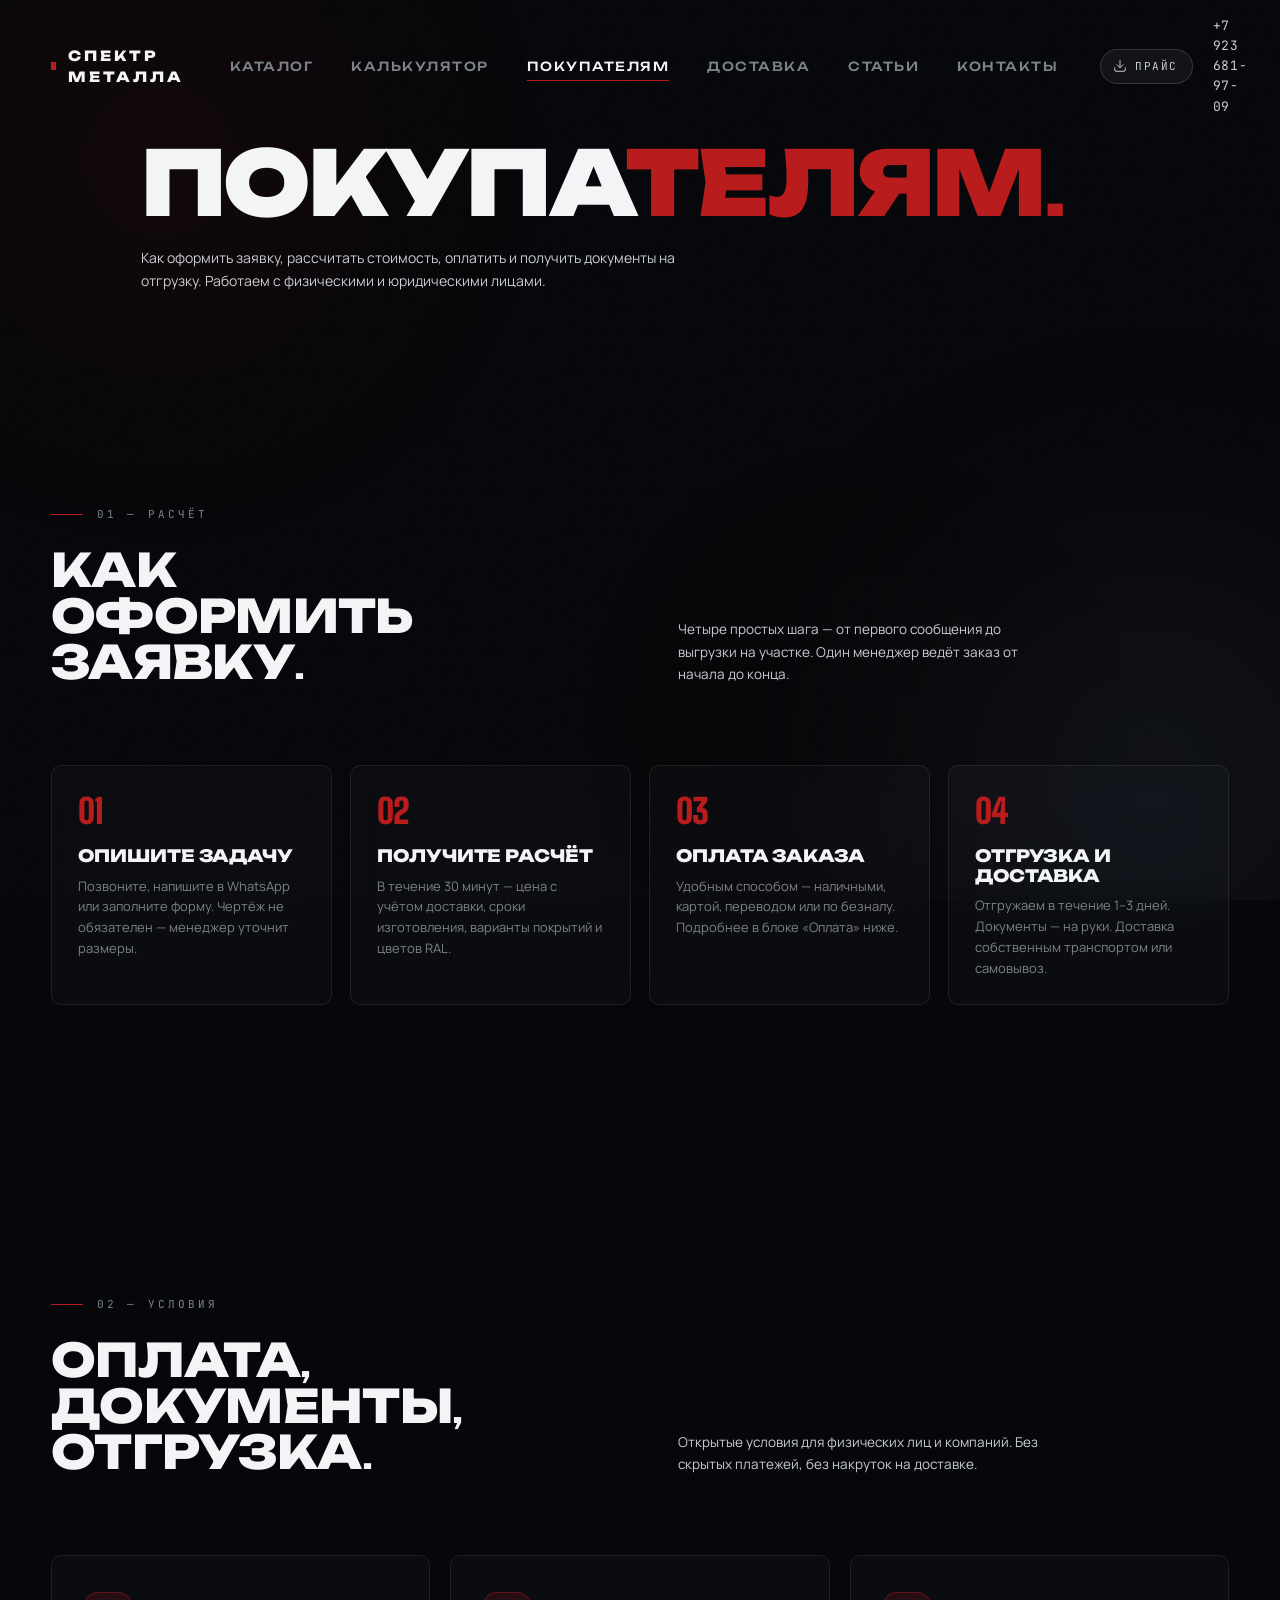
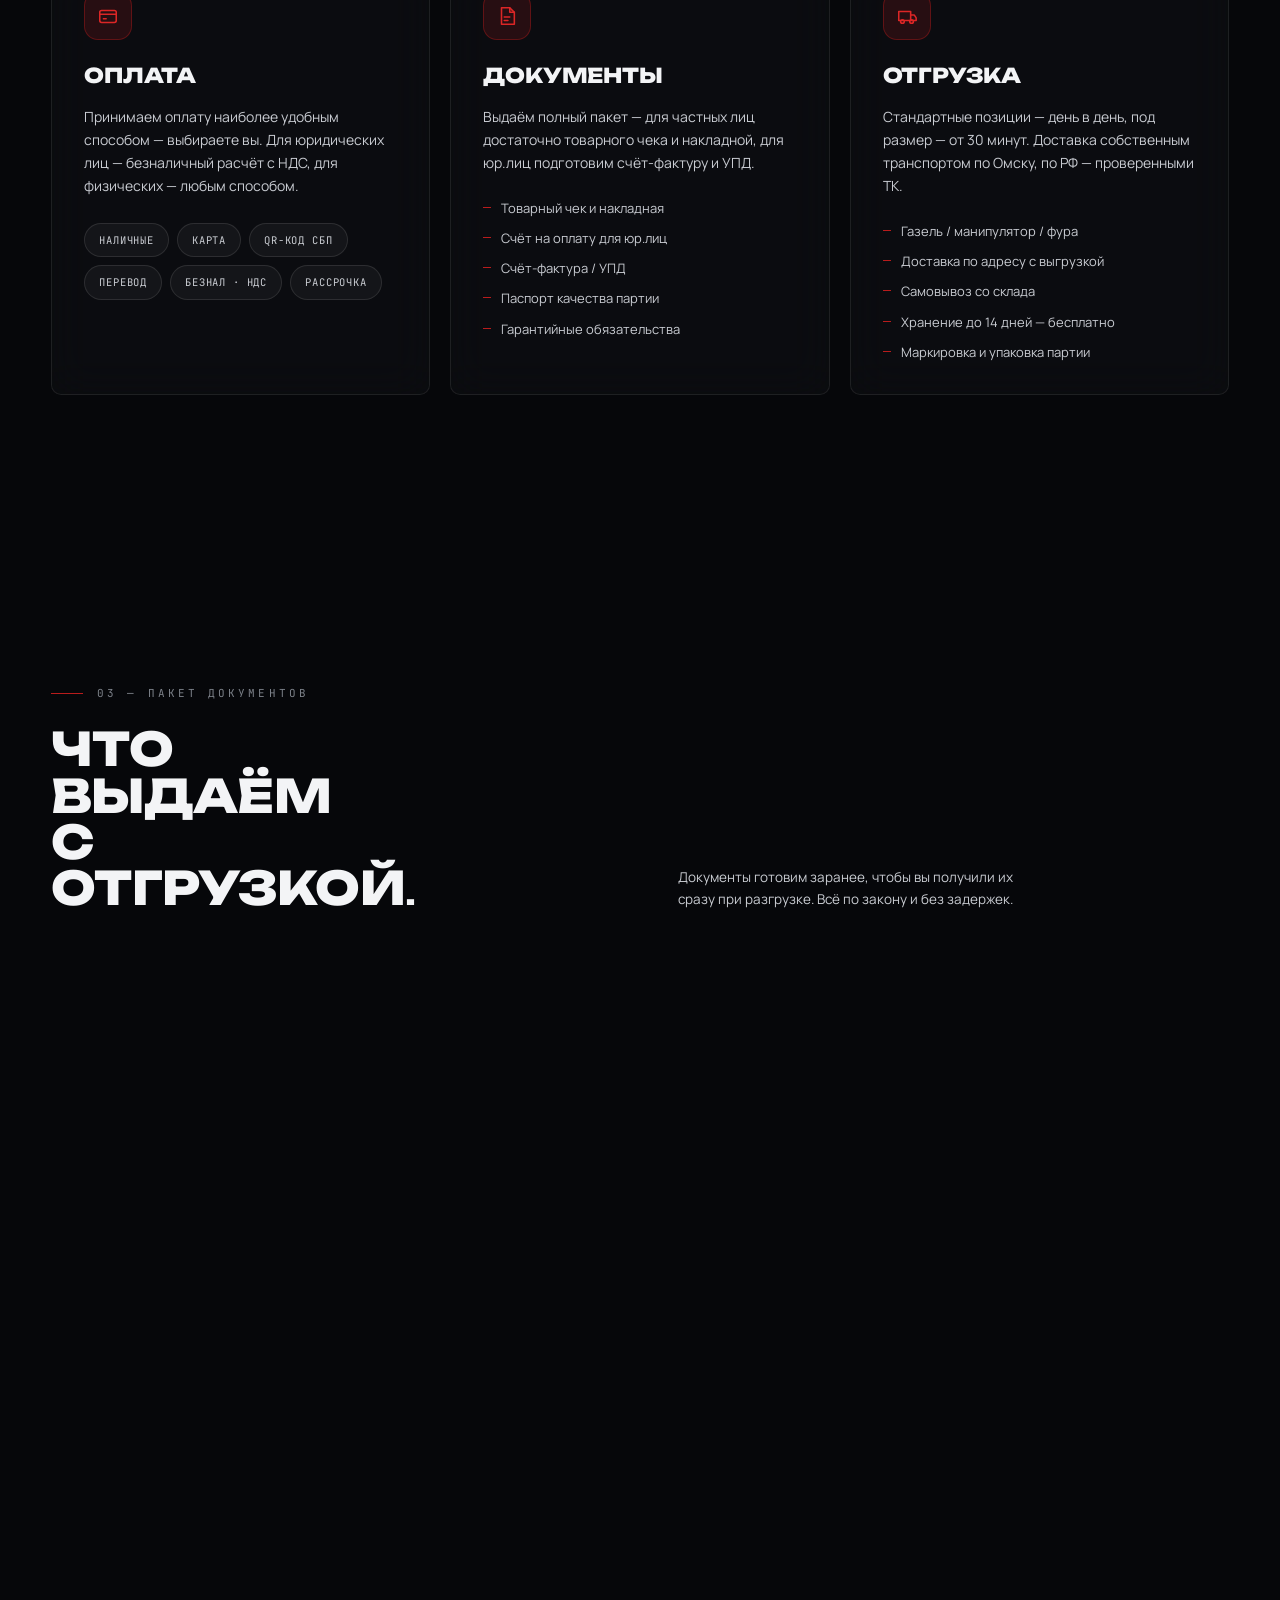
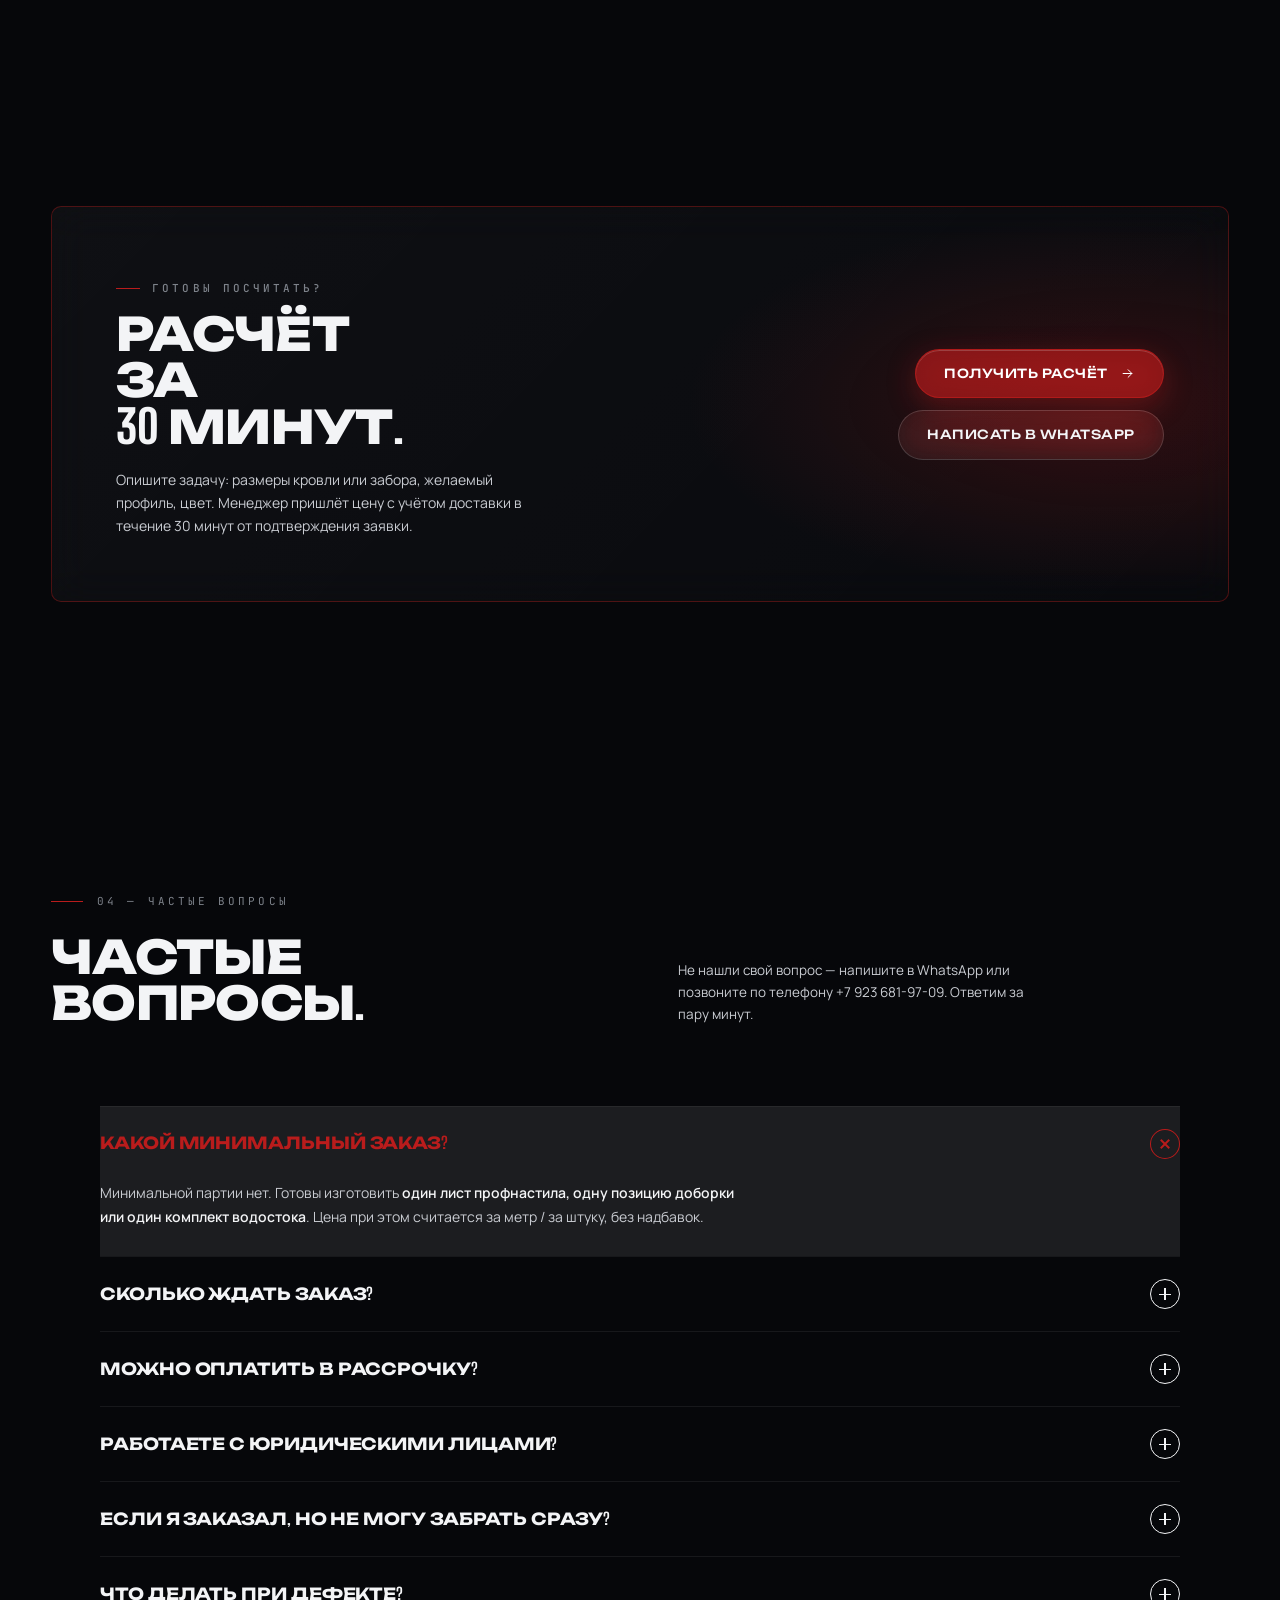
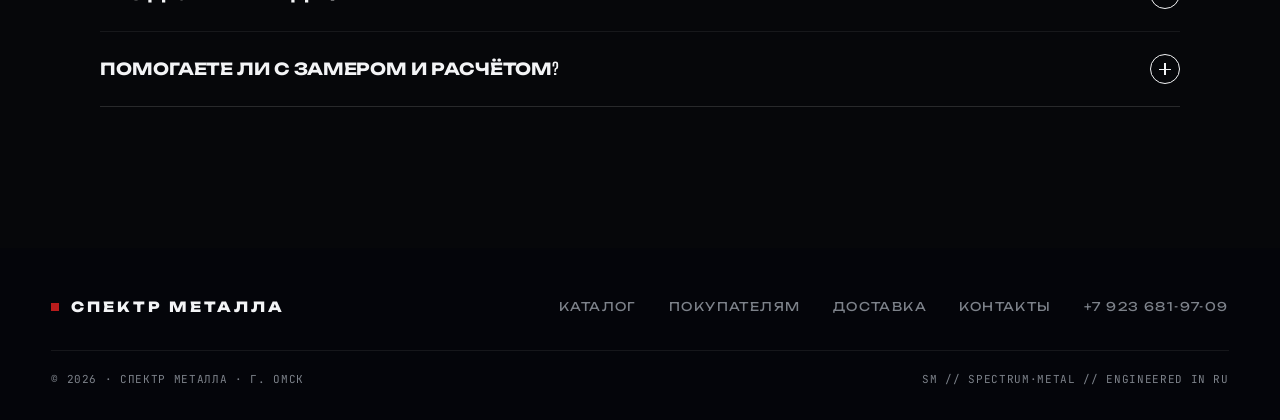
<file: buyers.html>
<!doctype html>
<html lang="ru">
<head>
<meta charset="utf-8" />
<meta name="viewport" content="width=device-width, initial-scale=1, viewport-fit=cover" />
<meta name="theme-color" content="#06070a" />
<title>Покупателям · Спектр Металла</title>
<meta name="description" content="Покупателям: как оформить заявку, способы оплаты, документы на отгрузку, условия доставки. Информация для физических и юридических лиц." />

<link rel="preconnect" href="https://fonts.googleapis.com">
<link rel="preconnect" href="https://fonts.gstatic.com" crossorigin>
<link href="https://fonts.googleapis.com/css2?family=Big+Shoulders+Display:wght@500;700;800;900&family=Unbounded:wght@400;500;600;700&family=Manrope:wght@300;400;500;600;700&family=JetBrains+Mono:wght@400;500&display=swap" rel="stylesheet">

<style>
/* ════════ ТЕМА (синхронизируй с index.html и другими) ════════ */
:root{
  --bg-dark:#06070a;--bg-graphite:#0f1115;--bg-card:#14171c;--bg-near-black:#04050a;
  --text-on-dark:#c9ccd2;--text-on-dark-bright:#f3f4f6;--text-on-dark-dim:#7d828a;--text-on-dark-deep:#4a4f57;
  --accent:#b91c1c;--accent-hover:#dc2626;--accent-glow:rgba(220,38,38,.35);
  --line:rgba(255,255,255,.07);--line-strong:rgba(255,255,255,.14);--line-glass:rgba(255,255,255,.08);
  --f-display:"Big Shoulders Display","Unbounded",system-ui,sans-serif;
  --f-secondary:"Unbounded","Manrope",system-ui,sans-serif;
  --f-body:"Manrope",system-ui,sans-serif;
  --f-mono:"JetBrains Mono",ui-monospace,monospace;
  --gut:clamp(20px,4vw,80px);--section-y:clamp(80px,11vw,180px);
  --r-sm:4px;--r-md:10px;--r-lg:18px;
  --ease:cubic-bezier(.2,.7,.2,1);--ease-out:cubic-bezier(.16,1,.3,1);
}

*{box-sizing:border-box}
html,body{margin:0;padding:0}
html{scroll-behavior:smooth}
body{
  font-family:var(--f-body);font-size:16px;line-height:1.55;color:var(--text-on-dark);
  background:var(--bg-dark);
  -webkit-font-smoothing:antialiased;-moz-osx-font-smoothing:grayscale;
  overflow-x:hidden;text-rendering:optimizeLegibility;
}
img{max-width:100%;display:block}
a{color:inherit;text-decoration:none;transition:color .25s var(--ease)}
button{font-family:inherit;cursor:pointer}

/* ─── BG ─── */
.bg-stage{position:fixed;inset:0;z-index:0;pointer-events:none;overflow:hidden}
.bg-stage .glow{position:absolute;border-radius:50%;filter:blur(120px);opacity:.45;will-change:transform}
.bg-stage .g1{width:55vw;height:55vw;top:-15vw;left:-15vw;background:radial-gradient(circle, color-mix(in srgb, var(--accent) 26%, transparent), transparent 60%);animation:drift1 28s ease-in-out infinite}
.bg-stage .g2{width:60vw;height:60vw;bottom:-20vw;right:-20vw;background:radial-gradient(circle, color-mix(in srgb, #4b5563 50%, transparent), transparent 60%);animation:drift2 36s ease-in-out infinite}
.bg-stage .g3{width:42vw;height:42vw;top:50%;left:46%;background:radial-gradient(circle, color-mix(in srgb, var(--accent) 12%, transparent), transparent 70%);animation:drift3 44s ease-in-out infinite;opacity:.3}
@keyframes drift1{0%,100%{transform:translate(0,0) scale(1)}50%{transform:translate(8vw,6vw) scale(1.1)}}
@keyframes drift2{0%,100%{transform:translate(0,0) scale(1)}50%{transform:translate(-6vw,-4vw) scale(.95)}}
@keyframes drift3{0%,100%{transform:translate(-50%,-50%) scale(1)}50%{transform:translate(-40%,-60%) scale(1.15)}}
body::after{content:"";position:fixed;inset:0;z-index:1;pointer-events:none;opacity:.06;mix-blend-mode:overlay;background-image:url("data:image/svg+xml;utf8,<svg xmlns='http://www.w3.org/2000/svg' width='160' height='160'><filter id='n'><feTurbulence baseFrequency='0.9' numOctaves='2' stitchTiles='stitch'/><feColorMatrix values='0 0 0 0 1  0 0 0 0 1  0 0 0 0 1  0 0 0 .85 0'/></filter><rect width='160' height='160' filter='url(%23n)'/></svg>")}

.shell{position:relative;z-index:2}
.container{max-width:1440px;margin:0 auto;padding:0 var(--gut)}

/* ─── TYPE ─── */
h1,h2,h3,h4{margin:0;color:var(--text-on-dark-bright);font-weight:600;letter-spacing:-.015em}
h1{font-family:var(--f-display);font-weight:900;font-size:clamp(40px,7vw,104px);line-height:.92;letter-spacing:-.03em;text-transform:uppercase}
h2{font-family:var(--f-display);font-weight:800;font-size:clamp(28px,3.6vw,56px);line-height:1;letter-spacing:-.015em;text-transform:uppercase}
h3{font-family:var(--f-secondary);font-size:clamp(16px,1.4vw,19px);line-height:1.25;font-weight:500}
p{margin:0}

.eyebrow{display:inline-flex;align-items:center;gap:12px;font-family:var(--f-mono);text-transform:uppercase;font-size:11px;letter-spacing:.28em;color:var(--text-on-dark-dim);font-weight:500}
.eyebrow::before{content:"";width:24px;height:1px;background:var(--accent)}
.lead{font-size:clamp(13.5px,1vw,15.5px);line-height:1.65;max-width:54ch;font-weight:400;color:var(--text-on-dark)}

/* ─── BUTTONS — pill + glass ─── */
.btn{position:relative;display:inline-flex;align-items:center;gap:12px;padding:14px 28px;border-radius:999px;font-family:var(--f-secondary);font-weight:500;font-size:12.5px;letter-spacing:.04em;border:1px solid transparent;outline:none;transition:background .35s var(--ease), color .35s var(--ease), border-color .35s var(--ease), transform .3s var(--ease), box-shadow .35s var(--ease);white-space:nowrap;text-decoration:none;text-transform:uppercase;backdrop-filter:blur(14px) saturate(160%);-webkit-backdrop-filter:blur(14px) saturate(160%)}
.btn svg{width:15px;height:15px;flex:0 0 auto;transition:transform .3s var(--ease)}
.btn:hover svg{transform:translateX(3px)}
.btn-primary{background:rgba(243,244,246,.14);color:var(--text-on-dark-bright);border-color:rgba(255,255,255,.22);box-shadow:inset 0 1px 0 rgba(255,255,255,.12),0 6px 24px rgba(0,0,0,.25)}
.btn-primary:hover{background:rgba(243,244,246,.24);border-color:rgba(255,255,255,.4);transform:translateY(-1px)}
.btn-accent{background:color-mix(in srgb, var(--accent) 65%, transparent);color:#fff;border-color:color-mix(in srgb, var(--accent) 80%, transparent);box-shadow:inset 0 1px 0 rgba(255,255,255,.18),0 8px 28px color-mix(in srgb, var(--accent) 35%, transparent)}
.btn-accent:hover{background:color-mix(in srgb, var(--accent-hover) 80%, transparent);border-color:var(--accent-hover);transform:translateY(-1px);box-shadow:inset 0 1px 0 rgba(255,255,255,.22),0 12px 32px color-mix(in srgb, var(--accent) 45%, transparent)}
.btn-ghost{background:rgba(255,255,255,.04);color:var(--text-on-dark-bright);border-color:rgba(255,255,255,.16)}
.btn-ghost:hover{background:rgba(255,255,255,.08);border-color:rgba(255,255,255,.32)}
.btn-sm{padding:11px 22px;font-size:11.5px}

/* ─── HEADER ─── */
.header{position:fixed;top:0;left:0;right:0;z-index:50;padding:16px 0;background:transparent;border-bottom:1px solid transparent;transition:padding .3s var(--ease), background .3s var(--ease), border-color .3s var(--ease)}
.header.scrolled{padding:10px 0;background:rgba(6,7,10,.82);backdrop-filter:blur(16px) saturate(140%);-webkit-backdrop-filter:blur(16px) saturate(140%);border-bottom-color:var(--line)}
.nav{display:flex;align-items:center;justify-content:space-between;gap:24px}
.wordmark{font-family:var(--f-display);font-weight:800;font-size:14px;letter-spacing:.22em;color:var(--text-on-dark-bright);text-transform:uppercase;display:inline-flex;align-items:center;gap:12px}
.wordmark::before{content:"";width:8px;height:8px;background:var(--accent);display:inline-block}
.nav-list{display:flex;align-items:center;gap:2px;list-style:none;margin:0;padding:0}
.nav-list a{display:inline-block;padding:10px 18px;font-family:var(--f-secondary);font-size:12.5px;font-weight:500;color:var(--text-on-dark-dim);letter-spacing:.12em;text-transform:uppercase;position:relative}
.nav-list a:hover, .nav-list a.active{color:var(--text-on-dark-bright)}
.nav-list a.active::after{content:"";position:absolute;left:18px;right:18px;bottom:5px;height:1px;background:var(--accent)}
.nav-tel{font-family:var(--f-mono);font-size:13px;color:var(--text-on-dark);letter-spacing:.04em}
.nav-tel:hover{color:var(--text-on-dark-bright)}
.burger{display:none;background:transparent;border:1px solid var(--line-strong);width:42px;height:42px;border-radius:var(--r-sm);color:var(--text-on-dark-bright);align-items:center;justify-content:center}
.burger svg{width:18px;height:18px}

/* ═══ HERO ═══ */
.hero{position:relative;padding:clamp(96px,11vw,160px) 0 clamp(40px,5vw,72px);display:flex;align-items:center}
.hero-inner{position:relative;display:block;width:100%;max-width:1100px}
.hero-title{margin:0 0 24px;color:var(--text-on-dark-bright)}
.hero-title em{font-style:normal;color:var(--accent)}
.hero-desc{font-family:var(--f-body);font-size:clamp(14px,1.05vw,18px);color:var(--text-on-dark);max-width:62ch;line-height:1.6}

/* ═══ SECTION FRAME ═══ */
.section{position:relative;padding:var(--section-y) 0}
.section-head{display:grid;grid-template-columns:1fr 1fr;gap:clamp(32px,6vw,96px);align-items:end;margin-bottom:clamp(48px,7vw,80px)}
.section-head h2{max-width:14ch}
.section-head .lead{max-width:46ch}
.section-index{font-family:var(--f-mono);font-size:11px;letter-spacing:.28em;color:var(--text-on-dark-dim);text-transform:uppercase;display:inline-flex;align-items:center;gap:14px;margin-bottom:24px}
.section-index::before{content:"";width:32px;height:1px;background:var(--accent)}

/* ═══ STEPS — How to order ═══ */
.steps{display:grid;grid-template-columns:repeat(4,1fr);gap:18px}
.step{
  position:relative;
  padding:28px 26px 26px;border-radius:var(--r-md);
  background:rgba(255,255,255,.025);
  backdrop-filter:blur(16px) saturate(140%);-webkit-backdrop-filter:blur(16px) saturate(140%);
  border:1px solid rgba(255,255,255,.08);
  transition:transform .4s var(--ease-out), border-color .4s var(--ease-out), background .4s var(--ease-out);
}
.step:hover{transform:translateY(-4px);border-color:rgba(255,255,255,.20)}
.step-num{
  font-family:var(--f-display);font-weight:900;font-size:34px;
  color:var(--accent);line-height:1;letter-spacing:-.025em;
  display:inline-block;margin-bottom:18px;
}
.step h3{font-family:var(--f-display);font-weight:800;font-size:17px;color:var(--text-on-dark-bright);text-transform:uppercase;letter-spacing:-.005em;line-height:1.15;margin-bottom:10px}
.step p{font-size:13px;color:var(--text-on-dark-dim);line-height:1.6}

/* ═══ FEATURE GRID — Оплата / Документы / Доставка ═══ */
.feature-grid{display:grid;grid-template-columns:repeat(3,1fr);gap:20px}
.feature{
  position:relative;display:flex;flex-direction:column;gap:18px;
  padding:36px 32px 32px;border-radius:var(--r-md);
  background:rgba(255,255,255,.025);
  backdrop-filter:blur(20px) saturate(140%);-webkit-backdrop-filter:blur(20px) saturate(140%);
  border:1px solid rgba(255,255,255,.08);
  transition:transform .4s var(--ease-out), border-color .4s var(--ease-out);
  overflow:hidden;
}
.feature:hover{transform:translateY(-6px);border-color:rgba(255,255,255,.20);box-shadow:0 20px 50px rgba(0,0,0,.4)}
.feature .ico{
  width:48px;height:48px;border-radius:14px;
  background:color-mix(in srgb, var(--accent) 16%, transparent);
  border:1px solid color-mix(in srgb, var(--accent) 40%, transparent);
  display:grid;place-items:center;color:var(--accent-hover);
  margin-bottom:6px;
}
.feature .ico svg{width:22px;height:22px}
.feature h3{font-family:var(--f-display);font-weight:800;font-size:clamp(18px,1.6vw,22px);color:var(--text-on-dark-bright);text-transform:uppercase;letter-spacing:-.01em;line-height:1.1}
.feature p{font-size:14px;color:var(--text-on-dark);line-height:1.65}
.feature ul{
  list-style:none;padding:0;margin:6px 0 0;display:grid;gap:10px;
}
.feature ul li{
  position:relative;padding-left:18px;font-size:13px;color:var(--text-on-dark);line-height:1.55;
}
.feature ul li::before{
  content:"";position:absolute;left:0;top:9px;width:8px;height:1px;background:var(--accent);
}

/* ═══ PAYMENT METHODS — пилюли способов оплаты ═══ */
.pay-methods{display:flex;flex-wrap:wrap;gap:8px;margin-top:8px}
.pay-pill{
  padding:8px 14px;border-radius:999px;
  background:rgba(255,255,255,.04);border:1px solid rgba(255,255,255,.10);
  font-family:var(--f-mono);font-size:10.5px;color:var(--text-on-dark);
  letter-spacing:.08em;text-transform:uppercase;
}

/* ═══ DOCUMENTS LIST — список документов ═══ */
.doc-list{display:grid;gap:1px;background:var(--line)}
.doc-row{
  display:grid;grid-template-columns:60px 1fr 220px;align-items:center;gap:20px;
  padding:20px 8px;
  background:var(--bg-dark);
  transition:padding-left .3s var(--ease), background .3s var(--ease);
}
.doc-row:hover{padding-left:18px;background:rgba(255,255,255,.02)}
.doc-row .num{font-family:var(--f-mono);font-size:11px;letter-spacing:.22em;color:var(--text-on-dark-dim);text-transform:uppercase}
.doc-row .name{font-family:var(--f-display);font-weight:700;font-size:16px;color:var(--text-on-dark-bright);text-transform:uppercase;letter-spacing:-.005em}
.doc-row .name small{display:block;font-family:var(--f-body);font-size:12.5px;font-weight:400;color:var(--text-on-dark-dim);margin-top:4px;letter-spacing:0;text-transform:none}
.doc-row .when{font-family:var(--f-mono);font-size:11px;letter-spacing:.16em;color:var(--text-on-dark-dim);text-transform:uppercase;text-align:right}

/* ═══ CALC-CARD — большой блок «Запросить расчёт» ═══ */
.calc-card{
  position:relative;border-radius:var(--r-md);overflow:hidden;
  padding:clamp(36px,5vw,64px);
  background:
    radial-gradient(60% 80% at 90% 50%, color-mix(in srgb, var(--accent) 22%, transparent), transparent 60%),
    linear-gradient(135deg, rgba(255,255,255,.04), rgba(255,255,255,.015));
  backdrop-filter:blur(20px) saturate(140%);-webkit-backdrop-filter:blur(20px) saturate(140%);
  border:1px solid color-mix(in srgb, var(--accent) 38%, transparent);
  display:grid;grid-template-columns:1.3fr .7fr;gap:36px;align-items:center;
}
.calc-card .eyebrow{margin-bottom:14px}
.calc-card h2{margin-bottom:18px;max-width:14ch}
.calc-card p{color:var(--text-on-dark);max-width:48ch;line-height:1.65;font-size:14px}
.calc-card .actions{display:flex;flex-wrap:wrap;gap:12px;justify-content:flex-end}

/* ═══ FAQ ═══ */
.faq{display:grid;gap:1px;background:var(--line);max-width:1080px;margin:0 auto;border-top:1px solid var(--line);border-bottom:1px solid var(--line)}
.faq-item{position:relative;background:var(--bg-dark);transition:background .3s var(--ease)}
.faq-item[open]{background:rgba(255,255,255,.02)}
.faq-item summary{list-style:none;cursor:pointer;padding:22px 0;display:flex;align-items:center;justify-content:space-between;gap:24px;font-family:var(--f-display);font-weight:700;color:var(--text-on-dark-bright);font-size:clamp(15px,1.3vw,18px);text-transform:uppercase;letter-spacing:-.005em;line-height:1.25;transition:color .25s var(--ease)}
.faq-item summary::-webkit-details-marker{display:none}
.faq-item summary:hover{color:var(--accent-hover)}
.faq-item[open] summary{color:var(--accent)}
.faq-item .plus{width:30px;height:30px;display:grid;place-items:center;color:currentColor;position:relative;flex:0 0 auto;border:1px solid currentColor;border-radius:50%;transition:transform .35s var(--ease)}
.faq-item .plus::before,.faq-item .plus::after{content:"";position:absolute;background:currentColor;transition:opacity .3s var(--ease)}
.faq-item .plus::before{width:12px;height:1.4px}
.faq-item .plus::after{width:1.4px;height:12px}
.faq-item[open] .plus{transform:rotate(135deg)}
.faq-item .answer{padding:0 0 28px;font-size:14px;color:var(--text-on-dark);line-height:1.7;max-width:72ch}
.faq-item .answer strong{color:var(--text-on-dark-bright);font-weight:600}

/* ─── FOOTER ─── */
.footer{background:var(--bg-near-black);color:var(--text-on-dark-dim);padding:48px 0 32px;position:relative;z-index:2}
.footer-row{display:flex;justify-content:space-between;align-items:center;gap:24px;flex-wrap:wrap}
.footer-nav{display:flex;gap:32px;flex-wrap:wrap;list-style:none;padding:0;margin:0;font-family:var(--f-secondary);font-size:12px;letter-spacing:.12em;text-transform:uppercase}
.footer-nav a{color:var(--text-on-dark-dim)}
.footer-nav a:hover{color:var(--text-on-dark-bright)}
.footer-bot{margin-top:32px;padding-top:20px;border-top:1px solid var(--line);display:flex;justify-content:space-between;align-items:center;gap:24px;flex-wrap:wrap;font-size:11px;color:var(--text-on-dark-dim);font-family:var(--f-mono);letter-spacing:.06em;text-transform:uppercase}

/* ─── REVEAL ─── */
.reveal{opacity:0;transform:translateY(28px);transition:opacity 1.1s var(--ease-out), transform 1.1s var(--ease-out)}
.reveal.in{opacity:1;transform:translateY(0)}
.reveal.d1{transition-delay:.1s}.reveal.d2{transition-delay:.2s}.reveal.d3{transition-delay:.3s}
.reveal.d4{transition-delay:.4s}

.progress{position:fixed;top:0;left:0;right:0;height:1px;z-index:60;pointer-events:none}
.progress span{display:block;height:100%;width:0;background:var(--accent);transition:width .15s linear}

/* ─── RESPONSIVE ─── */
@media (max-width:1100px){
  .steps{grid-template-columns:repeat(2,1fr)}
  .feature-grid{grid-template-columns:1fr}
  .section-head,.calc-card{grid-template-columns:1fr;gap:32px}
  .calc-card .actions{justify-content:flex-start}
  .doc-row{grid-template-columns:50px 1fr;gap:14px}
  .doc-row .when{grid-column:1 / -1;text-align:left;padding-left:64px}
}
@media (max-width:720px){
  .nav-list,.nav-tel{display:none}
  .burger{display:inline-flex}
  .steps{grid-template-columns:1fr}
  .footer-row{flex-direction:column;align-items:flex-start;gap:20px}
  .hero{padding-top:104px}
  .faq-item summary{padding:20px 0;font-size:15px;gap:14px}
  .faq-item .answer{padding-bottom:22px;font-size:13.5px}
}
@media (prefers-reduced-motion:reduce){
  *,*::before,*::after{animation-duration:.001ms !important;transition-duration:.001ms !important}
}
</style>

<!-- ═══ SEO: OG + Schema.org — вставлено site-bootstrap ═══ -->
<link rel="canonical" href="https://spectr-metalla.ru/buyers.html" />
<meta property="og:type" content="website" />
<meta property="og:locale" content="ru_RU" />
<meta property="og:site_name" content="Спектр Металла" />
<meta property="og:title" content="Покупателям · Спектр Металла" />
<meta property="og:description" content="Как оформить заявку, способы оплаты, документы на отгрузку, условия доставки." />
<meta property="og:url" content="https://spectr-metalla.ru/buyers.html" />
<meta property="og:image" content="https://spectr-metalla.ru/roof-tile.png" />
<meta name="twitter:card" content="summary_large_image" />

<script type="application/ld+json">
{
  "@context": "https://schema.org",
  "@type": "LocalBusiness",
  "@id": "https://spectr-metalla.ru/#org",
  "name": "Спектр Металла",
  "description": "Производство и продажа кровельных, фасадных материалов, профнастила, металлочерепицы, водосточных систем, доборных элементов. Изготовление металлоизделий по размерам клиента.",
  "image": "https://spectr-metalla.ru/roof-tile.png",
  "url": "https://spectr-metalla.ru/",
  "telephone": ["+7 923 681-97-09","+7 929 360-80-30"],
  "priceRange": "₽₽",
  "address": {
    "@type": "PostalAddress",
    "streetAddress": "проспект Мира, 191",
    "addressLocality": "Омск",
    "postalCode": "644085",
    "addressRegion": "Омская область",
    "addressCountry": "RU"
  },
  "openingHoursSpecification": [{
    "@type": "OpeningHoursSpecification",
    "dayOfWeek": ["Monday","Tuesday","Wednesday","Thursday","Friday","Saturday"],
    "opens": "09:00",
    "closes": "19:00"
  }],
  "areaServed": [
    {"@type":"City","name":"Омск"},
    {"@type":"State","name":"Омская область"},
    {"@type":"Country","name":"Россия"}
  ],
  "sameAs": []
}
</script>
<link rel="stylesheet" href="assets/site.css">
<!-- ═══ end SEO ═══ -->
</head>
<body>

<div class="bg-stage" aria-hidden="true">
  <div class="glow g1"></div><div class="glow g2"></div><div class="glow g3"></div>
</div>

<div class="progress" aria-hidden="true"><span id="progressBar"></span></div>

<!-- HEADER -->
<header class="header" id="header">
  <div class="container nav">
    <a href="index.html" class="wordmark">Спектр Металла</a>
    <nav>
      <ul class="nav-list">
        <li><a href="catalog.html">Каталог</a></li>
        <li><a href="calculator.html">Калькулятор</a></li><li><a href="buyers.html" class="active">Покупателям</a></li>
        <li><a href="delivery.html">Доставка</a></li>
        <li><a href="blog.html">Статьи</a></li><li><a href="contacts.html">Контакты</a></li>
      </ul>
    </nav>
    <div style="display:flex;align-items:center;gap:20px">
      <a href="price-spectr-metalla.txt" download class="btn-download"><svg viewBox="0 0 24 24" fill="none" stroke="currentColor" stroke-width="1.7" stroke-linecap="round" stroke-linejoin="round"><path d="M21 15v4a2 2 0 0 1-2 2H5a2 2 0 0 1-2-2v-4M7 10l5 5 5-5M12 15V3"/></svg>Прайс</a>
      <a href="tel:+79236819709" class="nav-tel">+7 923 681-97-09</a>
      <button class="burger" aria-label="Открыть меню">
        <svg viewBox="0 0 24 24" fill="none" stroke="currentColor" stroke-width="1.6" stroke-linecap="round"><path d="M4 7h16M4 12h16M4 17h16"/></svg>
      </button>
    </div>
  </div>
</header>

<!-- ═══ Mobile menu (site-bootstrap) ═══ -->
<aside class="mobile-menu" id="mobileMenu">
  <div class="mobile-menu-head">
    <a href="index.html" class="wordmark">Спектр Металла</a>
    <button class="mobile-menu-close" aria-label="Закрыть"><svg viewBox="0 0 24 24" fill="none" stroke="currentColor" stroke-width="1.8" stroke-linecap="round"><path d="M6 6l12 12M6 18L18 6"/></svg></button>
  </div>
  <ul class="mobile-menu-list">
    <li><a href="catalog.html">Каталог</a></li>
    <li><a href="calculator.html">Калькулятор</a></li>
    <li><a href="buyers.html" class="active">Покупателям</a></li>
    <li><a href="delivery.html">Доставка</a></li>
    <li><a href="blog.html">Статьи</a></li>
    <li><a href="contacts.html">Контакты</a></li>
    <li><a href="price-spectr-metalla.txt" download>Скачать прайс</a></li>
  </ul>
  <div class="mobile-menu-foot">
    <a href="tel:+79236819709" class="phone">+7 923 681-97-09</a>
    <span class="addr">г. Омск, пр. Мира, 191 · Пн–Сб · 09:00–19:00</span>
  </div>
</aside>



<main class="shell" id="top">

  <!-- ════════ HERO ════════ -->
  <section class="hero">
    <div class="container hero-inner reveal">
      <h1 class="hero-title">Покупа<em>телям.</em></h1>
      <p class="hero-desc">
        Как оформить заявку, рассчитать стоимость, оплатить и получить документы на отгрузку. Работаем с физическими и юридическими лицами.
      </p>
    </div>
  </section>


  <!-- ════════ КАК ЗАКАЗАТЬ — 4 шага ════════ -->
  <section class="section">
    <div class="container">

      <div class="section-head">
        <div>
          <div class="section-index">01 — Расчёт</div>
          <h2 class="reveal">Как оформить<br/>заявку.</h2>
        </div>
        <p class="lead reveal d2">Четыре простых шага — от первого сообщения до выгрузки на участке. Один менеджер ведёт заказ от начала до конца.</p>
      </div>

      <div class="steps">
        <div class="step reveal">
          <div class="step-num">01</div>
          <h3>Опишите задачу</h3>
          <p>Позвоните, напишите в WhatsApp или заполните форму. Чертёж не обязателен — менеджер уточнит размеры.</p>
        </div>
        <div class="step reveal d1">
          <div class="step-num">02</div>
          <h3>Получите расчёт</h3>
          <p>В течение 30 минут — цена с учётом доставки, сроки изготовления, варианты покрытий и цветов RAL.</p>
        </div>
        <div class="step reveal d2">
          <div class="step-num">03</div>
          <h3>Оплата заказа</h3>
          <p>Удобным способом — наличными, картой, переводом или по безналу. Подробнее в блоке «Оплата» ниже.</p>
        </div>
        <div class="step reveal d3">
          <div class="step-num">04</div>
          <h3>Отгрузка и доставка</h3>
          <p>Отгружаем в течение 1–3 дней. Документы — на руки. Доставка собственным транспортом или самовывоз.</p>
        </div>
      </div>
    </div>
  </section>


  <!-- ════════ ОПЛАТА / ДОКУМЕНТЫ / ОТГРУЗКА ════════ -->
  <section class="section" id="payment">
    <div class="container">

      <div class="section-head">
        <div>
          <div class="section-index">02 — Условия</div>
          <h2 class="reveal">Оплата, документы,<br/>отгрузка.</h2>
        </div>
        <p class="lead reveal d2">Открытые условия для физических лиц и компаний. Без скрытых платежей, без накруток на доставке.</p>
      </div>

      <div class="feature-grid">

        <!-- ОПЛАТА -->
        <div class="feature reveal">
          <div class="ico">
            <svg viewBox="0 0 24 24" fill="none" stroke="currentColor" stroke-width="1.7" stroke-linecap="round" stroke-linejoin="round">
              <rect x="3" y="6" width="18" height="13" rx="2"/>
              <path d="M3 10h18M7 15h3"/>
            </svg>
          </div>
          <h3>Оплата</h3>
          <p>Принимаем оплату наиболее удобным способом — выбираете вы. Для юридических лиц — безналичный расчёт с НДС, для физических — любым способом.</p>
          <div class="pay-methods">
            <span class="pay-pill">Наличные</span>
            <span class="pay-pill">Карта</span>
            <span class="pay-pill">QR-код СБП</span>
            <span class="pay-pill">Перевод</span>
            <span class="pay-pill">Безнал · НДС</span>
            <span class="pay-pill">Рассрочка</span>
          </div>
        </div>

        <!-- ДОКУМЕНТЫ -->
        <div class="feature reveal d1">
          <div class="ico">
            <svg viewBox="0 0 24 24" fill="none" stroke="currentColor" stroke-width="1.7" stroke-linecap="round" stroke-linejoin="round">
              <path d="M6 3h9l5 5v13H6z"/>
              <path d="M15 3v5h5M9 13h6M9 17h4"/>
            </svg>
          </div>
          <h3>Документы</h3>
          <p>Выдаём полный пакет — для частных лиц достаточно товарного чека и накладной, для юр.лиц подготовим счёт-фактуру и УПД.</p>
          <ul>
            <li>Товарный чек и накладная</li>
            <li>Счёт на оплату для юр.лиц</li>
            <li>Счёт-фактура / УПД</li>
            <li>Паспорт качества партии</li>
            <li>Гарантийные обязательства</li>
          </ul>
        </div>

        <!-- ОТГРУЗКА -->
        <div class="feature reveal d2">
          <div class="ico">
            <svg viewBox="0 0 24 24" fill="none" stroke="currentColor" stroke-width="1.7" stroke-linecap="round" stroke-linejoin="round">
              <path d="M3 7h13v10H3z"/>
              <path d="M16 11h4l2 3v3h-6"/>
              <circle cx="7" cy="18" r="2"/><circle cx="17" cy="18" r="2"/>
            </svg>
          </div>
          <h3>Отгрузка</h3>
          <p>Стандартные позиции — день в день, под размер — от 30 минут. Доставка собственным транспортом по Омску, по РФ — проверенными ТК.</p>
          <ul>
            <li>Газель / манипулятор / фура</li>
            <li>Доставка по адресу с выгрузкой</li>
            <li>Самовывоз со склада</li>
            <li>Хранение до 14 дней — бесплатно</li>
            <li>Маркировка и упаковка партии</li>
          </ul>
        </div>

      </div>
    </div>
  </section>


  <!-- ════════ ПАКЕТ ДОКУМЕНТОВ — детальный список ════════ -->
  <section class="section" id="docs">
    <div class="container">

      <div class="section-head">
        <div>
          <div class="section-index">03 — Пакет документов</div>
          <h2 class="reveal">Что выдаём<br/>с отгрузкой.</h2>
        </div>
        <p class="lead reveal d2">Документы готовим заранее, чтобы вы получили их сразу при разгрузке. Всё по закону и без задержек.</p>
      </div>

      <div class="doc-list reveal">

        <div class="doc-row">
          <span class="num">01 —</span>
          <span class="name">Товарный чек
            <small>Для физических лиц при наличной/карточной оплате</small>
          </span>
          <span class="when">В момент отгрузки</span>
        </div>

        <div class="doc-row">
          <span class="num">02 —</span>
          <span class="name">Товарная накладная
            <small>С полным перечнем позиций, артикулами и количеством</small>
          </span>
          <span class="when">В момент отгрузки</span>
        </div>

        <div class="doc-row">
          <span class="num">03 —</span>
          <span class="name">Счёт на оплату
            <small>Для юридических лиц — высылаем на e-mail заранее</small>
          </span>
          <span class="when">До оплаты</span>
        </div>

        <div class="doc-row">
          <span class="num">04 —</span>
          <span class="name">Счёт-фактура · УПД
            <small>Универсальный передаточный документ с НДС</small>
          </span>
          <span class="when">При безналичном расчёте</span>
        </div>

        <div class="doc-row">
          <span class="num">05 —</span>
          <span class="name">Паспорт качества
            <small>Сертификат и протокол испытаний на партию проката</small>
          </span>
          <span class="when">По запросу</span>
        </div>

        <div class="doc-row">
          <span class="num">06 —</span>
          <span class="name">Гарантийный талон
            <small>На цветостойкость и геометрию изделий</small>
          </span>
          <span class="when">С каждой партией</span>
        </div>

      </div>
    </div>
  </section>


  <!-- ════════ CTA — Запросить расчёт ════════ -->
  <section class="section">
    <div class="container">
      <div class="calc-card reveal">
        <div>
          <div class="eyebrow">Готовы посчитать?</div>
          <h2>Расчёт за<br/>30 минут.</h2>
          <p>Опишите задачу: размеры кровли или забора, желаемый профиль, цвет. Менеджер пришлёт цену с учётом доставки в течение 30 минут от подтверждения заявки.</p>
        </div>
        <div class="actions">
          <a href="contacts.html" class="btn btn-accent">
            Получить расчёт
            <svg viewBox="0 0 24 24" fill="none" stroke="currentColor" stroke-width="1.6" stroke-linecap="round" stroke-linejoin="round"><path d="M5 12h14M13 6l6 6-6 6"/></svg>
          </a>
          <a href="https://wa.me/79236819709?text=Здравствуйте,%20хочу%20рассчитать%20стоимость" target="_blank" rel="noopener" class="btn btn-ghost">Написать в WhatsApp</a>
        </div>
      </div>
    </div>
  </section>


  <!-- ════════ FAQ ════════ -->
  <section class="section" id="faq">
    <div class="container">

      <div class="section-head">
        <div>
          <div class="section-index">04 — Частые вопросы</div>
          <h2 class="reveal">Частые<br/>вопросы.</h2>
        </div>
        <p class="lead reveal d2">Не нашли свой вопрос — напишите в WhatsApp или позвоните по телефону +7 923 681-97-09. Ответим за пару минут.</p>
      </div>

      <div class="faq reveal">
        <details class="faq-item" open>
          <summary>Какой минимальный заказ?<span class="plus" aria-hidden="true"></span></summary>
          <div class="answer">
            <p>Минимальной партии нет. Готовы изготовить <strong>один лист профнастила, одну позицию доборки или один комплект водостока</strong>. Цена при этом считается за метр / за штуку, без надбавок.</p>
          </div>
        </details>

        <details class="faq-item">
          <summary>Сколько ждать заказ?<span class="plus" aria-hidden="true"></span></summary>
          <div class="answer">
            <p>Стандартные позиции из наличия отгружаем <strong>в день обращения</strong>. Изготовление под размер — <strong>от 30 минут</strong> от подтверждения. Большие партии (от 1000 м²) — 1–3 рабочих дня.</p>
          </div>
        </details>

        <details class="faq-item">
          <summary>Можно оплатить в рассрочку?<span class="plus" aria-hidden="true"></span></summary>
          <div class="answer">
            <p>Да, для крупных заказов от <strong>50 000 ₽</strong> возможна рассрочка 0% на 3–6 месяцев по согласованию. Условия уточнит менеджер.</p>
          </div>
        </details>

        <details class="faq-item">
          <summary>Работаете с юридическими лицами?<span class="plus" aria-hidden="true"></span></summary>
          <div class="answer">
            <p>Да, для юр.лиц <strong>безналичный расчёт с НДС</strong>. Выставляем счёт на e-mail, при отгрузке выдаём УПД и накладную. Возможен договор поставки на регулярные отгрузки.</p>
          </div>
        </details>

        <details class="faq-item">
          <summary>Если я заказал, но не могу забрать сразу?<span class="plus" aria-hidden="true"></span></summary>
          <div class="answer">
            <p>Не проблема — <strong>храним заказ на складе бесплатно до 14 дней</strong>. Дальше — по согласованию с менеджером. Изделия запакованы и защищены плёнкой.</p>
          </div>
        </details>

        <details class="faq-item">
          <summary>Что делать при дефекте?<span class="plus" aria-hidden="true"></span></summary>
          <div class="answer">
            <p>Брак / дефект геометрии — <strong>заменяем за свой счёт</strong>. На покрытия действует заводская гарантия производителя стали (до 25 лет на PURAL). Гарантия на гибку и геометрию — 3 года.</p>
          </div>
        </details>

        <details class="faq-item">
          <summary>Помогаете ли с замером и расчётом?<span class="plus" aria-hidden="true"></span></summary>
          <div class="answer">
            <p>Да, <strong>расчёт количества — бесплатно</strong>. Достаточно прислать размеры кровли или забора (можно от руки или фото с участка) — менеджер посчитает количество листов, доборку и крепёж.</p>
          </div>
        </details>
      </div>
    </div>
  </section>


  <!-- ════════ FOOTER ════════ -->
  <footer class="footer">
    <div class="container">
      <div class="footer-row">
        <span class="wordmark">Спектр Металла</span>
        <ul class="footer-nav">
          <li><a href="catalog.html">Каталог</a></li>
          <li><a href="buyers.html">Покупателям</a></li>
          <li><a href="delivery.html">Доставка</a></li>
          <li><a href="contacts.html">Контакты</a></li>
          <li><a href="tel:+79236819709">+7 923 681-97-09</a></li>
        </ul>
      </div>
      <div class="footer-bot">
        <span>© <span id="yr">2026</span> · Спектр Металла · г. Омск</span>
        <span>SM // SPECTRUM·METAL // ENGINEERED IN RU</span>
      </div>
    </div>
  </footer>

</main>

<script>
document.getElementById('yr').textContent = new Date().getFullYear();

const bar = document.getElementById('progressBar');
const header = document.getElementById('header');
function onScroll(){
  const h = document.documentElement;
  const max = h.scrollHeight - h.clientHeight;
  const p = max > 0 ? (h.scrollTop / max) : 0;
  bar.style.width = (p*100).toFixed(2) + '%';
  if(h.scrollTop > 20) header.classList.add('scrolled'); else header.classList.remove('scrolled');
}
document.addEventListener('scroll', onScroll, {passive:true});
onScroll();

const io = new IntersectionObserver((entries)=>{
  for(const e of entries){
    if(e.isIntersecting){ e.target.classList.add('in'); io.unobserve(e.target); }
  }
}, {threshold:.12, rootMargin:'0px 0px -60px 0px'});
document.querySelectorAll('.reveal').forEach(el=>io.observe(el));

document.querySelectorAll('.faq-item').forEach(item=>{
  item.addEventListener('toggle', ()=>{
    if(item.open){
      document.querySelectorAll('.faq-item[open]').forEach(o=>{ if(o!==item) o.open = false; });
    }
  });
});

document.querySelectorAll('a[href^="#"]').forEach(a => {
  a.addEventListener('click', (e) => {
    const id = a.getAttribute('href');
    if (id.length < 2) return;
    const el = document.querySelector(id);
    if (!el) return;
    e.preventDefault();
    const y = el.getBoundingClientRect().top + window.scrollY - 80;
    window.scrollTo({top: y, behavior: 'smooth'});
  });
});
</script>


<!-- ═══ Sticky bar (site-bootstrap) ═══ -->
<div class="sticky-bar" aria-hidden="false">
  <div class="sticky-bar-inner">
    <a class="sb-btn sb-call" href="tel:+79236819709"><svg viewBox="0 0 24 24" fill="none" stroke="currentColor" stroke-width="1.8" stroke-linecap="round" stroke-linejoin="round"><path d="M22 16.92V21a1 1 0 0 1-1.11 1A19.86 19.86 0 0 1 2 4.11 1 1 0 0 1 3 3h4.09a1 1 0 0 1 1 .75l1 4a1 1 0 0 1-.27 1L7.21 10.79a16 16 0 0 0 6 6l2.06-1.61a1 1 0 0 1 1-.27l4 1a1 1 0 0 1 .75 1Z"/></svg>Звонок</a>
    <a class="sb-btn sb-wa" href="https://wa.me/79236819709" target="_blank" rel="noopener"><svg viewBox="0 0 32 32" fill="currentColor"><path d="M16 3C9.4 3 4 8.4 4 15c0 2.4.7 4.6 1.9 6.5L4 29l7.7-1.8c1.8 1 3.8 1.5 5.9 1.5h.4C24.6 28.7 30 23.3 30 16.7 30 9.4 24.6 3 16 3Z"/></svg>WhatsApp</a>
    <a class="sb-btn sb-quote" href="calculator.html"><svg viewBox="0 0 24 24" fill="none" stroke="currentColor" stroke-width="2" stroke-linecap="round" stroke-linejoin="round"><path d="M9 7H6a1 1 0 0 0-1 1v12a1 1 0 0 0 1 1h12a1 1 0 0 0 1-1V8a1 1 0 0 0-1-1h-3"/><path d="M9 3h6v4H9z"/><path d="M9 13h6M9 17h4"/></svg>Расчёт</a>
  </div>
</div>

<!-- ═══ Cart (site-bootstrap) ═══ -->
<button class="cart-fab" aria-label="Заявка"><svg viewBox="0 0 24 24" fill="none" stroke="currentColor" stroke-width="1.6" stroke-linecap="round" stroke-linejoin="round"><path d="M6 2 3 6v14a2 2 0 0 0 2 2h14a2 2 0 0 0 2-2V6l-3-4z"/><path d="M3 6h18M16 10a4 4 0 0 1-8 0"/></svg><span class="badge">0</span></button>
<div class="cart-overlay" aria-hidden="true"></div>
<aside class="cart-panel" aria-hidden="true">
  <div class="cart-head"><h3>Заявка</h3><button class="cart-close" aria-label="Закрыть"><svg viewBox="0 0 24 24" fill="none" stroke="currentColor" stroke-width="1.8" stroke-linecap="round"><path d="M6 6l12 12M6 18L18 6"/></svg></button></div>
  <div class="cart-body"></div>
  <div class="cart-foot">
    <div class="cart-summary"><span>Итого ориентировочно</span><b>0 ₽</b></div>
    <div class="cart-actions">
      <button class="btn btn-accent btn-block cart-send">Отправить в WhatsApp</button>
      <button class="btn btn-ghost btn-block cart-clear">Очистить заявку</button>
    </div>
  </div>
</aside>

<script src="assets/site.js" defer></script>

</body>
</html>
</file>
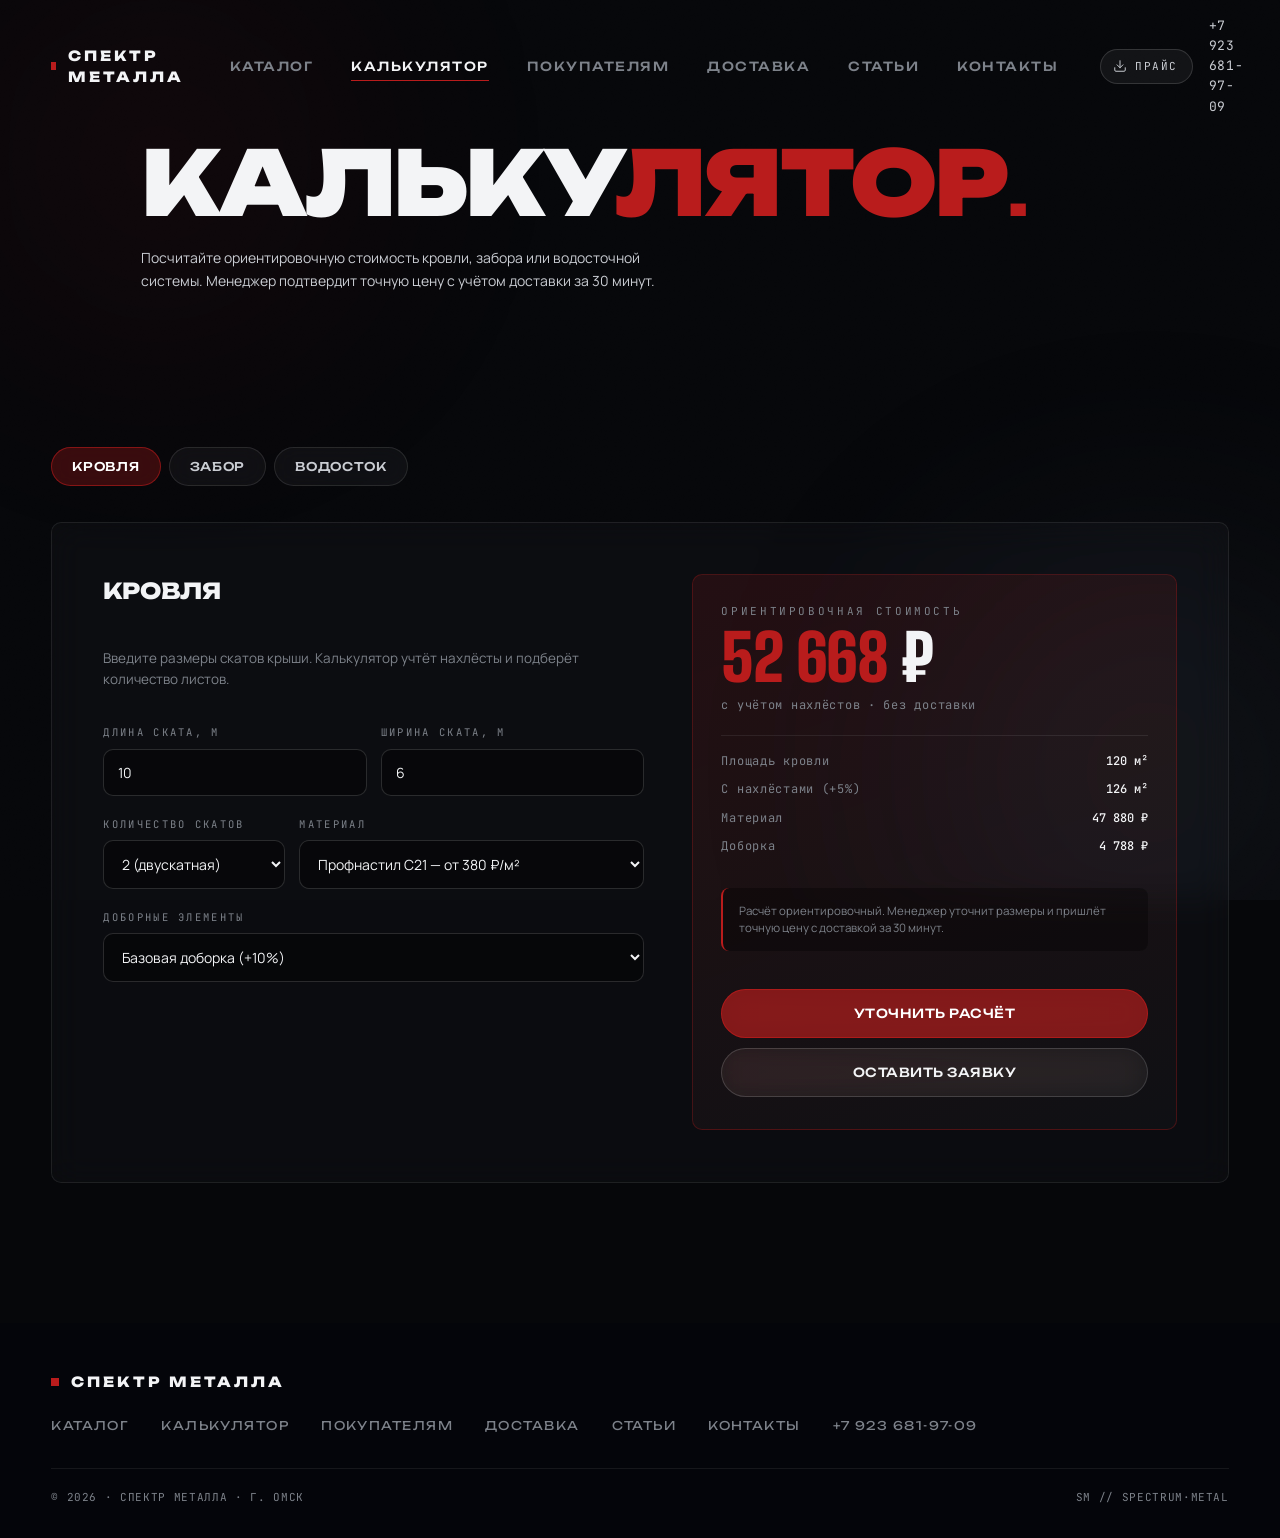
<file: calculator.html>
<!doctype html>
<html lang="ru">
<head>
<meta charset="utf-8" />
<meta name="viewport" content="width=device-width, initial-scale=1, viewport-fit=cover" />
<meta name="theme-color" content="#06070a" />
<title>Калькулятор стоимости · Спектр Металла</title>
<meta name="description" content="Калькуляторы кровли, забора и водосточной системы. Рассчитайте ориентировочную стоимость онлайн и получите точный расчёт от менеджера за 30 минут." />

<!-- canonical + Open Graph -->
<link rel="canonical" href="https://spectr-metalla.ru/calculator.html" />
<meta property="og:type" content="website" />
<meta property="og:locale" content="ru_RU" />
<meta property="og:site_name" content="Спектр Металла" />
<meta property="og:title" content="Калькулятор стоимости — Спектр Металла, Омск" />
<meta property="og:description" content="Рассчитайте кровлю, забор или водосток онлайн. Цена с доставкой по Омску." />
<meta property="og:url" content="https://spectr-metalla.ru/calculator.html" />

<link rel="preconnect" href="https://fonts.googleapis.com">
<link rel="preconnect" href="https://fonts.gstatic.com" crossorigin>
<link href="https://fonts.googleapis.com/css2?family=Big+Shoulders+Display:wght@500;700;800;900&family=Unbounded:wght@400;500;600;700&family=Manrope:wght@300;400;500;600;700&family=JetBrains+Mono:wght@400;500&display=swap" rel="stylesheet">

<style>
:root{
  --bg-dark:#06070a;--bg-graphite:#0f1115;--bg-card:#14171c;--bg-near-black:#04050a;
  --text-on-dark:#c9ccd2;--text-on-dark-bright:#f3f4f6;--text-on-dark-dim:#7d828a;--text-on-dark-deep:#4a4f57;
  --accent:#b91c1c;--accent-hover:#dc2626;--accent-glow:rgba(220,38,38,.35);
  --line:rgba(255,255,255,.07);--line-strong:rgba(255,255,255,.14);
  --f-display:"Big Shoulders Display","Unbounded",system-ui,sans-serif;
  --f-secondary:"Unbounded","Manrope",system-ui,sans-serif;
  --f-body:"Manrope",system-ui,sans-serif;
  --f-mono:"JetBrains Mono",ui-monospace,monospace;
  --gut:clamp(20px,4vw,80px);--section-y:clamp(80px,11vw,180px);
  --r-sm:4px;--r-md:10px;--r-lg:18px;
  --ease:cubic-bezier(.2,.7,.2,1);--ease-out:cubic-bezier(.16,1,.3,1);
}
*{box-sizing:border-box}html,body{margin:0;padding:0}html{scroll-behavior:smooth}
body{font-family:var(--f-body);font-size:16px;line-height:1.55;color:var(--text-on-dark);background:var(--bg-dark);-webkit-font-smoothing:antialiased;overflow-x:hidden}
img{max-width:100%;display:block}a{color:inherit;text-decoration:none;transition:color .25s var(--ease)}button{font-family:inherit;cursor:pointer}

.bg-stage{position:fixed;inset:0;z-index:0;pointer-events:none;overflow:hidden}
.bg-stage .glow{position:absolute;border-radius:50%;filter:blur(120px);opacity:.4}
.bg-stage .g1{width:55vw;height:55vw;top:-15vw;left:-15vw;background:radial-gradient(circle, color-mix(in srgb, var(--accent) 26%, transparent), transparent 60%);animation:drift1 28s ease-in-out infinite}
.bg-stage .g2{width:60vw;height:60vw;bottom:-20vw;right:-20vw;background:radial-gradient(circle, color-mix(in srgb, #4b5563 50%, transparent), transparent 60%);animation:drift2 36s ease-in-out infinite}
@keyframes drift1{0%,100%{transform:translate(0,0) scale(1)}50%{transform:translate(8vw,6vw) scale(1.1)}}
@keyframes drift2{0%,100%{transform:translate(0,0) scale(1)}50%{transform:translate(-6vw,-4vw) scale(.95)}}
body::after{content:"";position:fixed;inset:0;z-index:1;pointer-events:none;opacity:.06;mix-blend-mode:overlay;background-image:url("data:image/svg+xml;utf8,<svg xmlns='http://www.w3.org/2000/svg' width='160' height='160'><filter id='n'><feTurbulence baseFrequency='0.9' numOctaves='2' stitchTiles='stitch'/><feColorMatrix values='0 0 0 0 1 0 0 0 0 1 0 0 0 0 1 0 0 0 .85 0'/></filter><rect width='160' height='160' filter='url(%23n)'/></svg>")}

.shell{position:relative;z-index:2}
.container{max-width:1440px;margin:0 auto;padding:0 var(--gut)}

h1,h2,h3,h4{margin:0;color:var(--text-on-dark-bright);font-weight:600;letter-spacing:-.015em}
h1{font-family:var(--f-display);font-weight:900;font-size:clamp(40px,7vw,104px);line-height:.92;letter-spacing:-.03em;text-transform:uppercase}
h2{font-family:var(--f-display);font-weight:800;font-size:clamp(24px,2.8vw,38px);line-height:1.05;letter-spacing:-.015em;text-transform:uppercase}

.lead{font-size:clamp(14px,1.05vw,17px);line-height:1.65;max-width:62ch;color:var(--text-on-dark)}
.eyebrow{display:inline-flex;align-items:center;gap:12px;font-family:var(--f-mono);text-transform:uppercase;font-size:11px;letter-spacing:.28em;color:var(--text-on-dark-dim)}
.eyebrow::before{content:"";width:24px;height:1px;background:var(--accent)}

.btn{position:relative;display:inline-flex;align-items:center;gap:12px;padding:14px 28px;border-radius:999px;font-family:var(--f-secondary);font-weight:500;font-size:12.5px;letter-spacing:.04em;border:1px solid transparent;text-decoration:none;text-transform:uppercase;backdrop-filter:blur(14px) saturate(160%);-webkit-backdrop-filter:blur(14px) saturate(160%);transition:all .3s var(--ease);cursor:pointer}
.btn svg{width:15px;height:15px;flex:0 0 auto}
.btn-primary{background:rgba(243,244,246,.14);color:var(--text-on-dark-bright);border-color:rgba(255,255,255,.22)}
.btn-primary:hover{background:rgba(243,244,246,.24);border-color:rgba(255,255,255,.4)}
.btn-accent{background:color-mix(in srgb, var(--accent) 65%, transparent);color:#fff;border-color:color-mix(in srgb, var(--accent) 80%, transparent)}
.btn-accent:hover{background:color-mix(in srgb, var(--accent-hover) 80%, transparent);transform:translateY(-1px)}
.btn-ghost{background:rgba(255,255,255,.04);color:var(--text-on-dark-bright);border-color:rgba(255,255,255,.16)}
.btn-ghost:hover{background:rgba(255,255,255,.08);border-color:rgba(255,255,255,.32)}
.btn-block{width:100%;justify-content:center}

.header{position:fixed;top:0;left:0;right:0;z-index:50;padding:16px 0;background:transparent;border-bottom:1px solid transparent;transition:all .3s var(--ease)}
.header.scrolled{padding:10px 0;background:rgba(6,7,10,.82);backdrop-filter:blur(16px);-webkit-backdrop-filter:blur(16px);border-bottom-color:var(--line)}
.nav{display:flex;align-items:center;justify-content:space-between;gap:24px}
.wordmark{font-family:var(--f-display);font-weight:800;font-size:14px;letter-spacing:.22em;color:var(--text-on-dark-bright);text-transform:uppercase;display:inline-flex;align-items:center;gap:12px}
.wordmark::before{content:"";width:8px;height:8px;background:var(--accent);display:inline-block}
.nav-list{display:flex;align-items:center;gap:2px;list-style:none;margin:0;padding:0}
.nav-list a{display:inline-block;padding:10px 18px;font-family:var(--f-secondary);font-size:12.5px;font-weight:500;color:var(--text-on-dark-dim);letter-spacing:.12em;text-transform:uppercase;position:relative}
.nav-list a:hover,.nav-list a.active{color:var(--text-on-dark-bright)}
.nav-list a.active::after{content:"";position:absolute;left:18px;right:18px;bottom:5px;height:1px;background:var(--accent)}
.nav-tel{font-family:var(--f-mono);font-size:13px;color:var(--text-on-dark);letter-spacing:.04em}
.burger{display:none;background:transparent;border:1px solid var(--line-strong);width:42px;height:42px;border-radius:var(--r-sm);color:var(--text-on-dark-bright);align-items:center;justify-content:center;cursor:pointer}
.burger svg{width:18px;height:18px}

.hero{padding:clamp(96px,11vw,160px) 0 clamp(40px,5vw,72px)}
.hero-inner{max-width:1100px}
.hero h1{margin-bottom:24px}
.hero h1 em{font-style:normal;color:var(--accent)}
.hero-desc{font-size:clamp(14px,1.05vw,18px);color:var(--text-on-dark);max-width:62ch;line-height:1.6}

.section{padding:clamp(40px,6vw,80px) 0 var(--section-y)}

/* ─── CALCULATORS ─── */
.calc-tabs{display:flex;gap:8px;flex-wrap:wrap;margin-bottom:36px}
.calc-tab{
  padding:11px 20px;border-radius:999px;
  background:rgba(255,255,255,.04);backdrop-filter:blur(12px) saturate(140%);-webkit-backdrop-filter:blur(12px) saturate(140%);
  border:1px solid rgba(255,255,255,.10);font-family:var(--f-secondary);font-size:12px;font-weight:500;
  color:var(--text-on-dark);letter-spacing:.06em;text-transform:uppercase;cursor:pointer;
  transition:all .3s var(--ease);
}
.calc-tab:hover{border-color:rgba(255,255,255,.25);color:var(--text-on-dark-bright)}
.calc-tab.active{background:color-mix(in srgb, var(--accent) 28%, transparent);border-color:color-mix(in srgb, var(--accent) 60%, transparent);color:#fff}

.calc-card{
  border-radius:var(--r-md);
  background:rgba(255,255,255,.025);
  backdrop-filter:blur(16px) saturate(140%);-webkit-backdrop-filter:blur(16px) saturate(140%);
  border:1px solid rgba(255,255,255,.08);
  padding:clamp(28px,4vw,52px);
  display:grid;grid-template-columns:1fr 1fr;gap:48px;align-items:start;
}
.calc-form{display:grid;gap:20px}
.calc-form h3{font-family:var(--f-display);font-weight:800;font-size:22px;color:var(--text-on-dark-bright);text-transform:uppercase;letter-spacing:-.01em;margin-bottom:6px}
.calc-form p{font-size:13.5px;color:var(--text-on-dark-dim);line-height:1.6}

.field{display:flex;flex-direction:column;gap:8px}
.field label{font-family:var(--f-mono);font-size:10.5px;letter-spacing:.22em;color:var(--text-on-dark-dim);text-transform:uppercase}
.field input,.field select{
  background:rgba(0,0,0,.4);border:1px solid var(--line-strong);
  border-radius:10px;padding:13px 14px;
  color:var(--text-on-dark-bright);font-family:var(--f-body);font-size:14px;outline:none;
  transition:border-color .25s ease;
}
.field input:focus,.field select:focus{border-color:var(--accent)}
.field-row{display:grid;grid-template-columns:1fr 1fr;gap:14px}

.calc-result{
  border-radius:var(--r-md);
  background:linear-gradient(160deg, color-mix(in srgb, var(--accent) 14%, transparent), rgba(255,255,255,.02));
  border:1px solid color-mix(in srgb, var(--accent) 30%, transparent);
  padding:28px 28px 32px;
  display:flex;flex-direction:column;gap:20px;
  position:sticky;top:96px;
}
.calc-result .label{font-family:var(--f-mono);font-size:11px;letter-spacing:.24em;color:var(--text-on-dark-dim);text-transform:uppercase;margin-bottom:6px}
.calc-result .price{
  font-family:var(--f-display);font-weight:900;font-size:clamp(40px,5vw,64px);
  color:var(--text-on-dark-bright);line-height:1;letter-spacing:-.02em;
}
.calc-result .price em{font-style:normal;color:var(--accent)}
.calc-result .unit{font-family:var(--f-mono);font-size:12px;color:var(--text-on-dark-dim);letter-spacing:.06em;margin-top:6px}

.calc-breakdown{padding-top:16px;border-top:1px solid rgba(255,255,255,.08);display:grid;gap:10px}
.calc-row{display:flex;justify-content:space-between;align-items:baseline;gap:14px;font-family:var(--f-mono);font-size:12px;color:var(--text-on-dark)}
.calc-row .key{color:var(--text-on-dark-dim);letter-spacing:.06em}
.calc-row .val{color:var(--text-on-dark-bright);font-weight:500}

.calc-note{font-size:11.5px;color:var(--text-on-dark-dim);line-height:1.55;padding:14px 16px;background:rgba(0,0,0,.3);border-radius:8px;border-left:2px solid var(--accent)}

.calc-actions{display:grid;gap:10px;margin-top:6px}

/* ─── FOOTER ─── */
.footer{background:var(--bg-near-black);padding:48px 0 32px;position:relative;z-index:2;color:var(--text-on-dark-dim)}
.footer-row{display:flex;justify-content:space-between;align-items:center;gap:24px;flex-wrap:wrap}
.footer-nav{display:flex;gap:32px;flex-wrap:wrap;list-style:none;padding:0;margin:0;font-family:var(--f-secondary);font-size:12px;letter-spacing:.12em;text-transform:uppercase}
.footer-nav a:hover{color:var(--text-on-dark-bright)}
.footer-bot{margin-top:32px;padding-top:20px;border-top:1px solid var(--line);display:flex;justify-content:space-between;align-items:center;gap:24px;flex-wrap:wrap;font-size:11px;font-family:var(--f-mono);letter-spacing:.06em;text-transform:uppercase}

.progress{position:fixed;top:0;left:0;right:0;height:1px;z-index:60;pointer-events:none}
.progress span{display:block;height:100%;width:0;background:var(--accent);transition:width .15s linear}

@media (max-width:1024px){.calc-card{grid-template-columns:1fr;gap:32px}.calc-result{position:static}}
@media (max-width:720px){
  .nav-list,.nav-tel{display:none}.burger{display:inline-flex}
  .field-row{grid-template-columns:1fr}
  .footer-row{flex-direction:column;align-items:flex-start;gap:20px}
}
</style>

<link rel="stylesheet" href="assets/site.css">

<!-- Schema.org Organization + LocalBusiness -->
<script type="application/ld+json">
{
  "@context": "https://schema.org",
  "@type": "LocalBusiness",
  "name": "Спектр Металла",
  "image": "https://spectr-metalla.ru/roof-tile.png",
  "url": "https://spectr-metalla.ru/",
  "telephone": "+7 923 681-97-09",
  "address": {
    "@type": "PostalAddress",
    "streetAddress": "проспект Мира, 191",
    "addressLocality": "Омск",
    "postalCode": "644085",
    "addressCountry": "RU"
  },
  "openingHours": "Mo-Sa 09:00-19:00"
}
</script>
</head>

<body>

<div class="bg-stage" aria-hidden="true">
  <div class="glow g1"></div><div class="glow g2"></div>
</div>

<div class="progress" aria-hidden="true"><span id="progressBar"></span></div>

<header class="header" id="header">
  <div class="container nav">
    <a href="index.html" class="wordmark">Спектр Металла</a>
    <nav>
      <ul class="nav-list">
        <li><a href="catalog.html">Каталог</a></li>
        <li><a href="calculator.html" class="active">Калькулятор</a></li>
        <li><a href="buyers.html">Покупателям</a></li>
        <li><a href="delivery.html">Доставка</a></li>
        <li><a href="blog.html">Статьи</a></li>
        <li><a href="contacts.html">Контакты</a></li>
      </ul>
    </nav>
    <div style="display:flex;align-items:center;gap:16px">
      <a href="price-spectr-metalla.txt" download class="btn-download">
        <svg viewBox="0 0 24 24" fill="none" stroke="currentColor" stroke-width="1.7" stroke-linecap="round" stroke-linejoin="round"><path d="M21 15v4a2 2 0 0 1-2 2H5a2 2 0 0 1-2-2v-4M7 10l5 5 5-5M12 15V3"/></svg>
        Прайс
      </a>
      <a href="tel:+79236819709" class="nav-tel">+7 923 681-97-09</a>
      <button class="burger" aria-label="Открыть меню"><svg viewBox="0 0 24 24" fill="none" stroke="currentColor" stroke-width="1.6" stroke-linecap="round"><path d="M4 7h16M4 12h16M4 17h16"/></svg></button>
    </div>
  </div>
</header>

<main class="shell" id="top">

  <section class="hero">
    <div class="container hero-inner">
      <h1>Кальку<em>лятор.</em></h1>
      <p class="hero-desc">Посчитайте ориентировочную стоимость кровли, забора или водосточной системы. Менеджер подтвердит точную цену с учётом доставки за 30 минут.</p>
    </div>
  </section>

  <section class="section">
    <div class="container">

      <div class="calc-tabs">
        <button class="calc-tab active" data-calc="roof">Кровля</button>
        <button class="calc-tab" data-calc="fence">Забор</button>
        <button class="calc-tab" data-calc="gutter">Водосток</button>
      </div>

      <!-- ═══ КРОВЛЯ ═══ -->
      <div class="calc-card" data-panel="roof">
        <div class="calc-form">
          <h3>Кровля</h3>
          <p>Введите размеры скатов крыши. Калькулятор учтёт нахлёсты и подберёт количество листов.</p>

          <div class="field-row">
            <div class="field">
              <label for="r-len">Длина ската, м</label>
              <input id="r-len" type="number" value="10" min="1" step="0.1">
            </div>
            <div class="field">
              <label for="r-wid">Ширина ската, м</label>
              <input id="r-wid" type="number" value="6" min="1" step="0.1">
            </div>
          </div>

          <div class="field-row">
            <div class="field">
              <label for="r-slopes">Количество скатов</label>
              <select id="r-slopes">
                <option value="1">1 (односкатная)</option>
                <option value="2" selected>2 (двускатная)</option>
                <option value="4">4 (четырёхскатная)</option>
              </select>
            </div>
            <div class="field">
              <label for="r-mat">Материал</label>
              <select id="r-mat">
                <option value="540">Металлочерепица Монтеррей — от 540 ₽/м²</option>
                <option value="380" selected>Профнастил С21 — от 380 ₽/м²</option>
                <option value="920">Фальцевая кровля — от 920 ₽/м²</option>
                <option value="790">Андалузия MAT — от 790 ₽/м²</option>
              </select>
            </div>
          </div>

          <div class="field">
            <label for="r-extras">Доборные элементы</label>
            <select id="r-extras">
              <option value="0">Без доборки</option>
              <option value="0.1" selected>Базовая доборка (+10%)</option>
              <option value="0.18">Полная доборка (+18%)</option>
            </select>
          </div>
        </div>

        <div class="calc-result" id="r-result">
          <div>
            <div class="label">Ориентировочная стоимость</div>
            <div class="price"><em id="r-price">22 800</em> ₽</div>
            <div class="unit">с учётом нахлёстов · без доставки</div>
          </div>
          <div class="calc-breakdown">
            <div class="calc-row"><span class="key">Площадь кровли</span><span class="val" id="r-area">60 м²</span></div>
            <div class="calc-row"><span class="key">С нахлёстами (+5%)</span><span class="val" id="r-area-real">63 м²</span></div>
            <div class="calc-row"><span class="key">Материал</span><span class="val" id="r-mat-cost">23 940 ₽</span></div>
            <div class="calc-row"><span class="key">Доборка</span><span class="val" id="r-extras-cost">2 394 ₽</span></div>
          </div>
          <p class="calc-note">Расчёт ориентировочный. Менеджер уточнит размеры и пришлёт точную цену с доставкой за 30 минут.</p>
          <div class="calc-actions">
            <a href="https://wa.me/79236819709?text=Здравствуйте,%20хочу%20уточнить%20расчёт%20кровли" target="_blank" rel="noopener" class="btn btn-accent btn-block">Уточнить расчёт</a>
            <a href="contacts.html" class="btn btn-ghost btn-block">Оставить заявку</a>
          </div>
        </div>
      </div>

      <!-- ═══ ЗАБОР ═══ -->
      <div class="calc-card" data-panel="fence" style="display:none">
        <div class="calc-form">
          <h3>Забор</h3>
          <p>Введите периметр участка и высоту. Подберём количество планок и расходники.</p>

          <div class="field-row">
            <div class="field">
              <label for="f-per">Периметр, м</label>
              <input id="f-per" type="number" value="40" min="1" step="0.5">
            </div>
            <div class="field">
              <label for="f-hgt">Высота, м</label>
              <input id="f-hgt" type="number" value="2" min="0.5" step="0.1">
            </div>
          </div>

          <div class="field-row">
            <div class="field">
              <label for="f-type">Тип материала</label>
              <select id="f-type">
                <option value="380" selected>Профнастил С8 — 380 ₽/м²</option>
                <option value="496">Профнастил С8 0.45мм — 496 ₽/м²</option>
                <option value="65" data-mode="piece">Евроштакетник М — 65 ₽/шт</option>
                <option value="75" data-mode="piece">Штакетник Premium — 75 ₽/шт</option>
              </select>
            </div>
            <div class="field">
              <label for="f-post">Столбы 60×60, шаг 2.5 м</label>
              <select id="f-post">
                <option value="1" selected>Включить</option>
                <option value="0">Не нужны</option>
              </select>
            </div>
          </div>
        </div>

        <div class="calc-result" id="f-result">
          <div>
            <div class="label">Ориентировочная стоимость</div>
            <div class="price"><em id="f-price">36 880</em> ₽</div>
            <div class="unit">материалы · без монтажа и доставки</div>
          </div>
          <div class="calc-breakdown">
            <div class="calc-row"><span class="key">Полотно</span><span class="val" id="f-fabric">30 400 ₽</span></div>
            <div class="calc-row"><span class="key">Столбы (16 шт)</span><span class="val" id="f-posts">6 480 ₽</span></div>
            <div class="calc-row"><span class="key">Объём по площади</span><span class="val" id="f-area">80 м²</span></div>
          </div>
          <p class="calc-note">Не входит крепёж, ворота-калитка и монтаж. Точную смету пришлёт менеджер.</p>
          <div class="calc-actions">
            <a href="https://wa.me/79236819709?text=Здравствуйте,%20хочу%20уточнить%20расчёт%20забора" target="_blank" rel="noopener" class="btn btn-accent btn-block">Уточнить расчёт</a>
            <a href="contacts.html" class="btn btn-ghost btn-block">Оставить заявку</a>
          </div>
        </div>
      </div>

      <!-- ═══ ВОДОСТОК ═══ -->
      <div class="calc-card" data-panel="gutter" style="display:none">
        <div class="calc-form">
          <h3>Водосточная система</h3>
          <p>Введите длину карнизов и высоту дома. Подберём комплект — желоба, трубы, воронки.</p>

          <div class="field-row">
            <div class="field">
              <label for="g-eaves">Карниз — общая длина, м</label>
              <input id="g-eaves" type="number" value="24" min="1" step="0.5">
            </div>
            <div class="field">
              <label for="g-height">Высота дома, м</label>
              <input id="g-height" type="number" value="6" min="2" step="0.5">
            </div>
          </div>

          <div class="field-row">
            <div class="field">
              <label for="g-down">Количество стояков</label>
              <select id="g-down">
                <option value="2" selected>2 (стандарт)</option>
                <option value="3">3</option>
                <option value="4">4</option>
              </select>
            </div>
            <div class="field">
              <label for="g-mat">Тип системы</label>
              <select id="g-mat">
                <option value="290" selected>Полукруглая Ø125 — 290 ₽/м.п.</option>
                <option value="420">Прямоугольная — 420 ₽/м.п.</option>
                <option value="520">Ø150 XL — 520 ₽/м.п.</option>
              </select>
            </div>
          </div>
        </div>

        <div class="calc-result" id="g-result">
          <div>
            <div class="label">Ориентировочная стоимость</div>
            <div class="price"><em id="g-price">12 040</em> ₽</div>
            <div class="unit">комплект · без монтажа</div>
          </div>
          <div class="calc-breakdown">
            <div class="calc-row"><span class="key">Желоб + воронки</span><span class="val" id="g-gutters">6 960 ₽</span></div>
            <div class="calc-row"><span class="key">Трубы стояков</span><span class="val" id="g-pipes">3 480 ₽</span></div>
            <div class="calc-row"><span class="key">Кронштейны + хомуты</span><span class="val" id="g-mounts">1 600 ₽</span></div>
          </div>
          <p class="calc-note">В комплект входят желоба, трубы, воронки, кронштейны и крепления. Цвет — в тон кровли.</p>
          <div class="calc-actions">
            <a href="https://wa.me/79236819709?text=Здравствуйте,%20хочу%20уточнить%20расчёт%20водостока" target="_blank" rel="noopener" class="btn btn-accent btn-block">Уточнить расчёт</a>
            <a href="contacts.html" class="btn btn-ghost btn-block">Оставить заявку</a>
          </div>
        </div>
      </div>

    </div>
  </section>

  <footer class="footer">
    <div class="container">
      <div class="footer-row">
        <span class="wordmark">Спектр Металла</span>
        <ul class="footer-nav">
          <li><a href="catalog.html">Каталог</a></li>
          <li><a href="calculator.html">Калькулятор</a></li>
          <li><a href="buyers.html">Покупателям</a></li>
          <li><a href="delivery.html">Доставка</a></li>
          <li><a href="blog.html">Статьи</a></li>
          <li><a href="contacts.html">Контакты</a></li>
          <li><a href="tel:+79236819709">+7 923 681-97-09</a></li>
        </ul>
      </div>
      <div class="footer-bot">
        <span>© <span id="yr">2026</span> · Спектр Металла · г. Омск</span>
        <span>SM // SPECTRUM·METAL</span>
      </div>
    </div>
  </footer>

</main>

<!-- ═══ MOBILE MENU ═══ -->
<aside class="mobile-menu" id="mobileMenu">
  <div class="mobile-menu-head">
    <a href="index.html" class="wordmark">Спектр Металла</a>
    <button class="mobile-menu-close" aria-label="Закрыть"><svg viewBox="0 0 24 24" fill="none" stroke="currentColor" stroke-width="1.8" stroke-linecap="round"><path d="M6 6l12 12M6 18L18 6"/></svg></button>
  </div>
  <ul class="mobile-menu-list">
    <li><a href="catalog.html">Каталог<svg viewBox="0 0 24 24" fill="none" stroke="currentColor" stroke-width="1.6" stroke-linecap="round" stroke-linejoin="round" width="16" height="16"><path d="M5 12h14M13 6l6 6-6 6"/></svg></a></li>
    <li><a href="calculator.html" class="active">Калькулятор</a></li>
    <li><a href="buyers.html">Покупателям</a></li>
    <li><a href="delivery.html">Доставка</a></li>
    <li><a href="blog.html">Статьи</a></li>
    <li><a href="contacts.html">Контакты</a></li>
    <li><a href="price-spectr-metalla.txt" download>Скачать прайс</a></li>
  </ul>
  <div class="mobile-menu-foot">
    <a href="tel:+79236819709" class="phone">+7 923 681-97-09</a>
    <span class="addr">г. Омск, пр. Мира, 191 · Пн–Сб · 09:00–19:00</span>
  </div>
</aside>

<!-- ═══ STICKY BAR ═══ -->
<div class="sticky-bar" aria-hidden="false">
  <div class="sticky-bar-inner">
    <a class="sb-btn sb-call" href="tel:+79236819709"><svg viewBox="0 0 24 24" fill="none" stroke="currentColor" stroke-width="1.8" stroke-linecap="round" stroke-linejoin="round"><path d="M22 16.92V21a1 1 0 0 1-1.11 1A19.86 19.86 0 0 1 2 4.11 1 1 0 0 1 3 3h4.09a1 1 0 0 1 1 .75l1 4a1 1 0 0 1-.27 1L7.21 10.79a16 16 0 0 0 6 6l2.06-1.61a1 1 0 0 1 1-.27l4 1a1 1 0 0 1 .75 1Z"/></svg>Звонок</a>
    <a class="sb-btn sb-wa" href="https://wa.me/79236819709" target="_blank" rel="noopener"><svg viewBox="0 0 32 32" fill="currentColor"><path d="M16 3C9.4 3 4 8.4 4 15c0 2.4.7 4.6 1.9 6.5L4 29l7.7-1.8c1.8 1 3.8 1.5 5.9 1.5h.4C24.6 28.7 30 23.3 30 16.7 30 9.4 24.6 3 16 3Z"/></svg>WhatsApp</a>
    <a class="sb-btn sb-quote" href="contacts.html"><svg viewBox="0 0 24 24" fill="none" stroke="currentColor" stroke-width="2" stroke-linecap="round" stroke-linejoin="round"><path d="M3 7h18v13H3z"/><path d="M3 7l9-4 9 4"/></svg>Расчёт</a>
  </div>
</div>

<!-- ═══ CART ═══ -->
<button class="cart-fab" aria-label="Открыть заявку">
  <svg viewBox="0 0 24 24" fill="none" stroke="currentColor" stroke-width="1.6" stroke-linecap="round" stroke-linejoin="round"><path d="M6 2 3 6v14a2 2 0 0 0 2 2h14a2 2 0 0 0 2-2V6l-3-4z"/><path d="M3 6h18M16 10a4 4 0 0 1-8 0"/></svg>
  <span class="badge">0</span>
</button>
<div class="cart-overlay" aria-hidden="true"></div>
<aside class="cart-panel" aria-hidden="true">
  <div class="cart-head"><h3>Заявка</h3><button class="cart-close" aria-label="Закрыть"><svg viewBox="0 0 24 24" fill="none" stroke="currentColor" stroke-width="1.8" stroke-linecap="round"><path d="M6 6l12 12M6 18L18 6"/></svg></button></div>
  <div class="cart-body"></div>
  <div class="cart-foot">
    <div class="cart-summary"><span>Итого ориентировочно</span><b>0 ₽</b></div>
    <div class="cart-actions">
      <button class="btn btn-accent btn-block cart-send">Отправить в WhatsApp</button>
      <button class="btn btn-ghost btn-block cart-clear">Очистить заявку</button>
    </div>
  </div>
</aside>

<script>
document.getElementById('yr').textContent = new Date().getFullYear();
const bar = document.getElementById('progressBar');const header = document.getElementById('header');
function onScroll(){const h=document.documentElement,max=h.scrollHeight-h.clientHeight,p=max>0?(h.scrollTop/max):0;bar.style.width=(p*100).toFixed(2)+'%';if(h.scrollTop>20)header.classList.add('scrolled');else header.classList.remove('scrolled')}
document.addEventListener('scroll',onScroll,{passive:true});onScroll();

/* ═══ КАЛЬКУЛЯТОРЫ ═══ */
const fmt = n => Math.round(n).toLocaleString('ru-RU');

/* tabs */
document.querySelectorAll('.calc-tab').forEach(btn => btn.addEventListener('click', () => {
  document.querySelectorAll('.calc-tab').forEach(b => b.classList.toggle('active', b === btn));
  document.querySelectorAll('[data-panel]').forEach(p => p.style.display = p.dataset.panel === btn.dataset.calc ? '' : 'none');
}));

/* roof */
function calcRoof(){
  const len = +document.getElementById('r-len').value || 0;
  const wid = +document.getElementById('r-wid').value || 0;
  const slopes = +document.getElementById('r-slopes').value;
  const matPrice = +document.getElementById('r-mat').value;
  const extras = +document.getElementById('r-extras').value;
  const area = len * wid * slopes;
  const areaReal = area * 1.05; // нахлёсты +5%
  const matCost = areaReal * matPrice;
  const extrasCost = matCost * extras;
  const total = matCost + extrasCost;
  document.getElementById('r-area').textContent = fmt(area) + ' м²';
  document.getElementById('r-area-real').textContent = fmt(areaReal) + ' м²';
  document.getElementById('r-mat-cost').textContent = fmt(matCost) + ' ₽';
  document.getElementById('r-extras-cost').textContent = fmt(extrasCost) + ' ₽';
  document.getElementById('r-price').textContent = fmt(total);
}
['r-len','r-wid','r-slopes','r-mat','r-extras'].forEach(id => document.getElementById(id).addEventListener('input', calcRoof));
calcRoof();

/* fence */
function calcFence(){
  const per = +document.getElementById('f-per').value || 0;
  const hgt = +document.getElementById('f-hgt').value || 0;
  const typeSel = document.getElementById('f-type');
  const price = +typeSel.value;
  const isPiece = typeSel.selectedOptions[0].dataset.mode === 'piece';
  const post = +document.getElementById('f-post').value;
  const area = per * hgt;

  let fabricCost;
  if (isPiece) {
    // штакетник — шаг ~10см, перекрытие
    const pieces = Math.ceil(per * 9);
    fabricCost = pieces * price;
  } else {
    fabricCost = area * price;
  }
  const postsCount = Math.ceil(per / 2.5);
  const postCost = post ? postsCount * 405 : 0;
  const total = fabricCost + postCost;

  document.getElementById('f-fabric').textContent = fmt(fabricCost) + ' ₽';
  document.getElementById('f-posts').textContent = post ? `${postsCount} шт · ${fmt(postCost)} ₽` : '—';
  document.getElementById('f-area').textContent = fmt(area) + ' м²';
  document.getElementById('f-price').textContent = fmt(total);
}
['f-per','f-hgt','f-type','f-post'].forEach(id => document.getElementById(id).addEventListener('input', calcFence));
calcFence();

/* gutter */
function calcGutter(){
  const eaves = +document.getElementById('g-eaves').value || 0;
  const hgt = +document.getElementById('g-height').value || 0;
  const down = +document.getElementById('g-down').value;
  const price = +document.getElementById('g-mat').value;
  const gutters = eaves * price;
  const pipesLen = down * hgt;
  const pipesCost = pipesLen * price;
  const mounts = (Math.ceil(eaves / 0.6) + down * 3) * 80;
  const total = gutters + pipesCost + mounts;
  document.getElementById('g-gutters').textContent = fmt(gutters) + ' ₽';
  document.getElementById('g-pipes').textContent = `${fmt(pipesLen)} м · ${fmt(pipesCost)} ₽`;
  document.getElementById('g-mounts').textContent = fmt(mounts) + ' ₽';
  document.getElementById('g-price').textContent = fmt(total);
}
['g-eaves','g-height','g-down','g-mat'].forEach(id => document.getElementById(id).addEventListener('input', calcGutter));
calcGutter();
</script>

<script src="assets/site.js" defer></script>

</body>
</html>
</file>
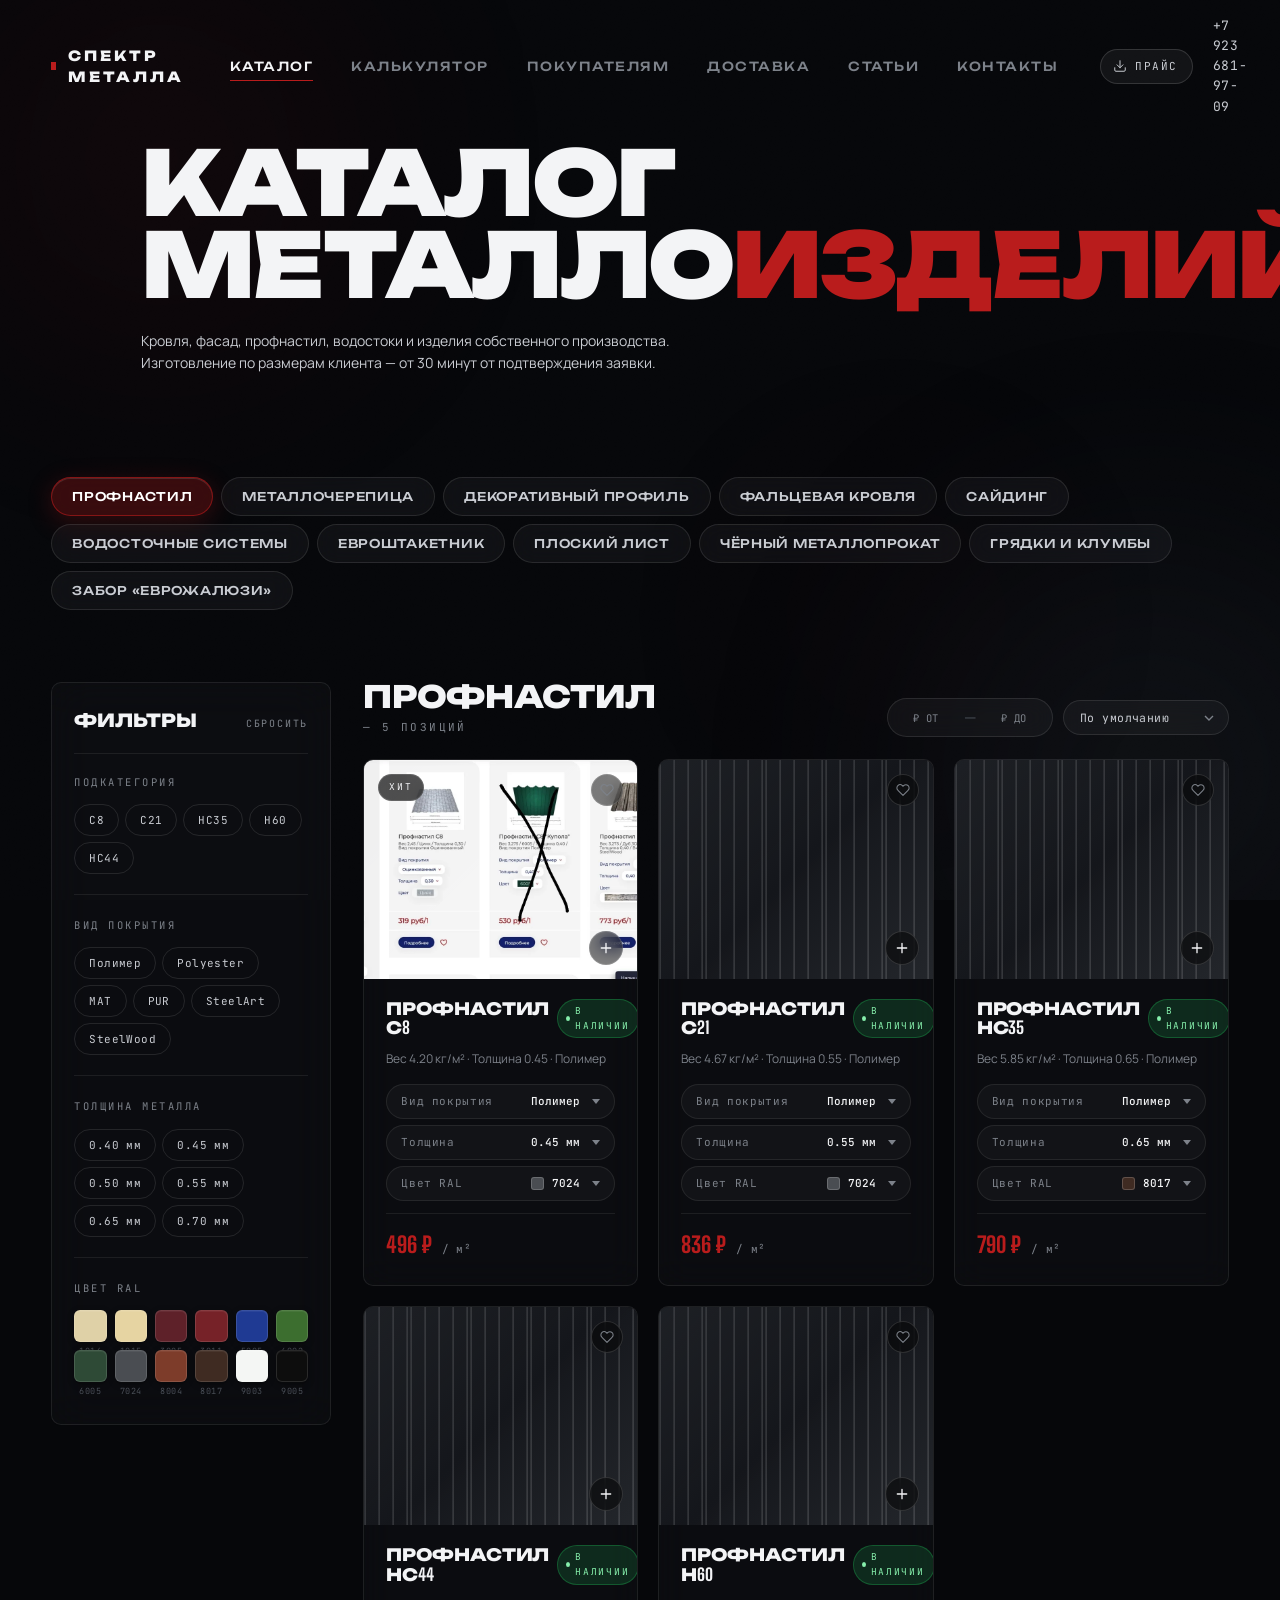
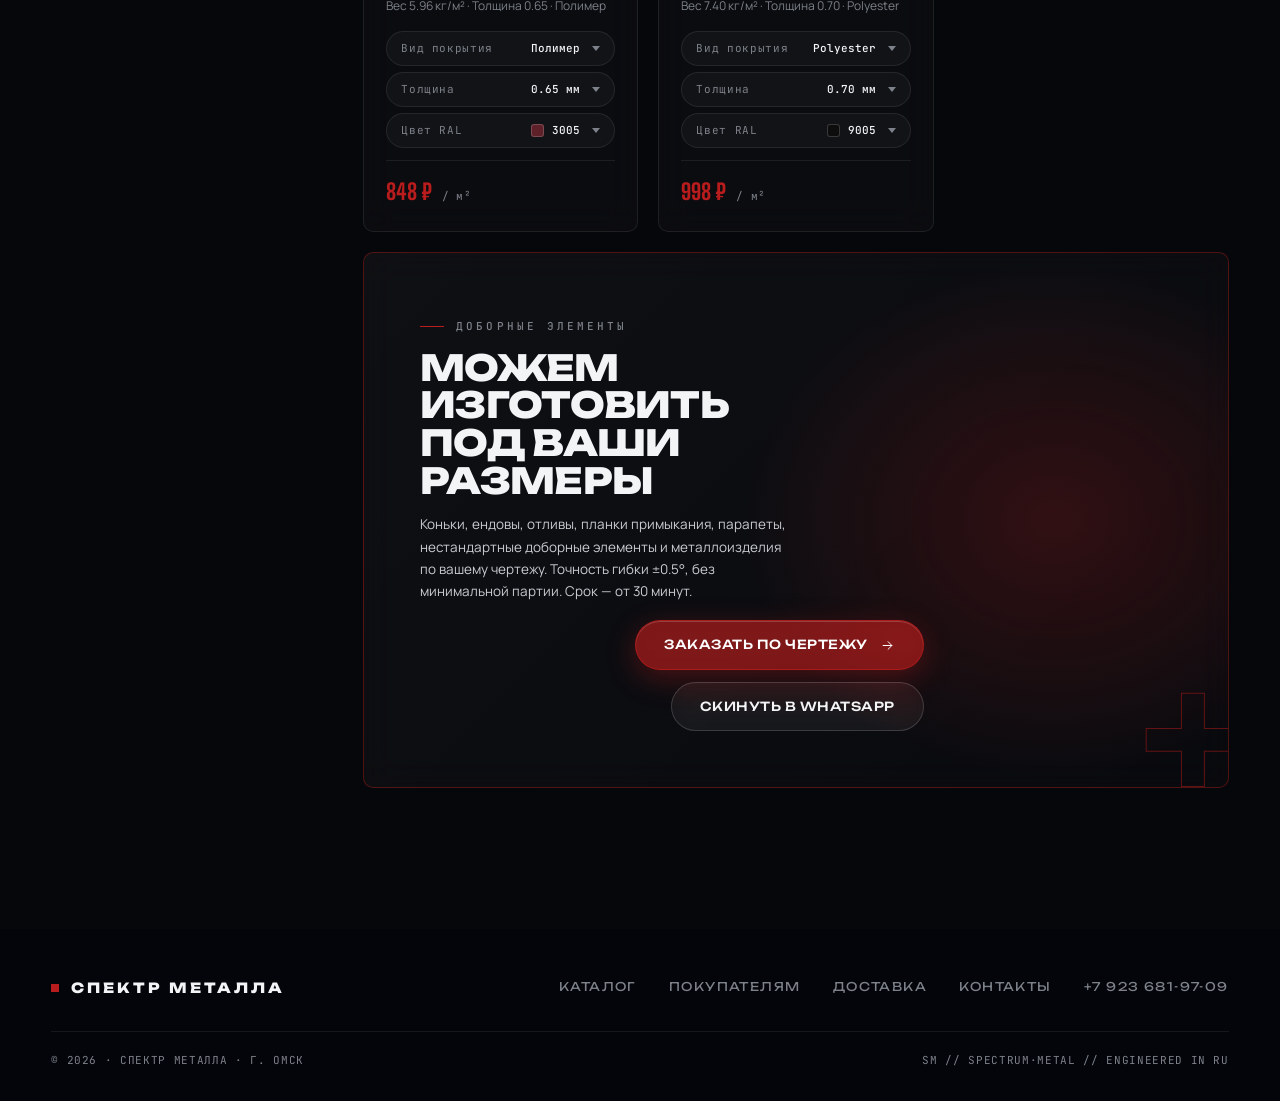
<file: catalog.html>
<!doctype html>
<html lang="ru">
<head>
<meta charset="utf-8" />
<meta name="viewport" content="width=device-width, initial-scale=1, viewport-fit=cover" />
<meta name="theme-color" content="#06070a" />
<title>Каталог · Спектр Металла</title>
<meta name="description" content="Каталог: профнастил, металлочерепица, фальцевая кровля, сайдинг, декоративный профиль, водосточные системы, евроштакетник, плоский лист, чёрный металлопрокат." />

<link rel="preconnect" href="https://fonts.googleapis.com">
<link rel="preconnect" href="https://fonts.gstatic.com" crossorigin>
<link href="https://fonts.googleapis.com/css2?family=Big+Shoulders+Display:wght@500;700;800;900&family=Unbounded:wght@400;500;600;700&family=Manrope:wght@300;400;500;600;700&family=JetBrains+Mono:wght@400;500&display=swap" rel="stylesheet">

<style>
/* ════════ ТЕМА (синхронизируй с index.html и другими) ════════ */
:root{
  --bg-dark:#06070a;--bg-graphite:#0f1115;--bg-card:#14171c;--bg-near-black:#04050a;
  --text-on-dark:#c9ccd2;--text-on-dark-bright:#f3f4f6;--text-on-dark-dim:#7d828a;--text-on-dark-deep:#4a4f57;
  --accent:#b91c1c;--accent-hover:#dc2626;--accent-glow:rgba(220,38,38,.35);
  --line:rgba(255,255,255,.07);--line-strong:rgba(255,255,255,.14);--line-glass:rgba(255,255,255,.08);
  --f-display:"Big Shoulders Display","Unbounded",system-ui,sans-serif;
  --f-secondary:"Unbounded","Manrope",system-ui,sans-serif;
  --f-body:"Manrope",system-ui,sans-serif;
  --f-mono:"JetBrains Mono",ui-monospace,monospace;
  --gut:clamp(20px,4vw,80px);--section-y:clamp(80px,11vw,180px);
  --r-sm:4px;--r-md:10px;--r-lg:18px;
  --ease:cubic-bezier(.2,.7,.2,1);--ease-out:cubic-bezier(.16,1,.3,1);
}

*{box-sizing:border-box}
html,body{margin:0;padding:0}
html{scroll-behavior:smooth}
body{
  font-family:var(--f-body);font-size:16px;line-height:1.55;color:var(--text-on-dark);
  background:var(--bg-dark);
  -webkit-font-smoothing:antialiased;-moz-osx-font-smoothing:grayscale;
  overflow-x:hidden;text-rendering:optimizeLegibility;
}
img{max-width:100%;display:block}
a{color:inherit;text-decoration:none;transition:color .25s var(--ease)}
button{font-family:inherit;cursor:pointer}

/* ─── BG ─── */
.bg-stage{position:fixed;inset:0;z-index:0;pointer-events:none;overflow:hidden}
.bg-stage .glow{position:absolute;border-radius:50%;filter:blur(120px);opacity:.4;will-change:transform}
.bg-stage .g1{width:55vw;height:55vw;top:-15vw;left:-15vw;background:radial-gradient(circle, color-mix(in srgb, var(--accent) 26%, transparent), transparent 60%);animation:drift1 28s ease-in-out infinite}
.bg-stage .g2{width:60vw;height:60vw;bottom:-20vw;right:-20vw;background:radial-gradient(circle, color-mix(in srgb, #4b5563 50%, transparent), transparent 60%);animation:drift2 36s ease-in-out infinite}
.bg-stage .g3{width:40vw;height:40vw;top:40%;left:50%;background:radial-gradient(circle, color-mix(in srgb, var(--accent) 12%, transparent), transparent 70%);animation:drift3 44s ease-in-out infinite;opacity:.28}
@keyframes drift1{0%,100%{transform:translate(0,0) scale(1)}50%{transform:translate(8vw,6vw) scale(1.1)}}
@keyframes drift2{0%,100%{transform:translate(0,0) scale(1)}50%{transform:translate(-6vw,-4vw) scale(.95)}}
@keyframes drift3{0%,100%{transform:translate(-50%,-50%) scale(1)}50%{transform:translate(-40%,-60%) scale(1.15)}}
body::after{content:"";position:fixed;inset:0;z-index:1;pointer-events:none;opacity:.06;mix-blend-mode:overlay;background-image:url("data:image/svg+xml;utf8,<svg xmlns='http://www.w3.org/2000/svg' width='160' height='160'><filter id='n'><feTurbulence baseFrequency='0.9' numOctaves='2' stitchTiles='stitch'/><feColorMatrix values='0 0 0 0 1  0 0 0 0 1  0 0 0 0 1  0 0 0 .85 0'/></filter><rect width='160' height='160' filter='url(%23n)'/></svg>")}

.shell{position:relative;z-index:2}
.container{max-width:1440px;margin:0 auto;padding:0 var(--gut)}

/* ─── TYPE ─── */
h1,h2,h3,h4{margin:0;color:var(--text-on-dark-bright);font-weight:600;letter-spacing:-.015em}
h1{font-family:var(--f-display);font-weight:900;font-size:clamp(40px,7vw,104px);line-height:.92;letter-spacing:-.03em;text-transform:uppercase}
h2{font-family:var(--f-display);font-weight:800;font-size:clamp(28px,3.6vw,56px);line-height:1;letter-spacing:-.015em;text-transform:uppercase}
h3{font-family:var(--f-secondary);font-size:clamp(16px,1.4vw,19px);line-height:1.25;font-weight:500}
p{margin:0}

.eyebrow{display:inline-flex;align-items:center;gap:12px;font-family:var(--f-mono);text-transform:uppercase;font-size:11px;letter-spacing:.28em;color:var(--text-on-dark-dim);font-weight:500}
.eyebrow::before{content:"";width:24px;height:1px;background:var(--accent)}
.lead{font-size:clamp(13.5px,1vw,15.5px);line-height:1.65;max-width:54ch;font-weight:400;color:var(--text-on-dark)}

/* ─── BUTTONS — pill + glass (синхронизированы с другими страницами) ─── */
.btn{
  position:relative;display:inline-flex;align-items:center;gap:12px;
  padding:14px 28px;border-radius:999px;
  font-family:var(--f-secondary);font-weight:500;font-size:12.5px;letter-spacing:.04em;
  border:1px solid transparent;outline:none;
  transition:background .35s var(--ease), color .35s var(--ease), border-color .35s var(--ease), transform .3s var(--ease), box-shadow .35s var(--ease);
  white-space:nowrap;text-decoration:none;text-transform:uppercase;
  backdrop-filter:blur(14px) saturate(160%);-webkit-backdrop-filter:blur(14px) saturate(160%);
}
.btn svg{width:15px;height:15px;flex:0 0 auto;transition:transform .3s var(--ease)}
.btn:hover svg{transform:translateX(3px)}
.btn-primary{background:rgba(243,244,246,.14);color:var(--text-on-dark-bright);border-color:rgba(255,255,255,.22);box-shadow:inset 0 1px 0 rgba(255,255,255,.12),0 6px 24px rgba(0,0,0,.25)}
.btn-primary:hover{background:rgba(243,244,246,.24);border-color:rgba(255,255,255,.4);transform:translateY(-1px)}
.btn-accent{background:color-mix(in srgb, var(--accent) 65%, transparent);color:#fff;border-color:color-mix(in srgb, var(--accent) 80%, transparent);box-shadow:inset 0 1px 0 rgba(255,255,255,.18),0 8px 28px color-mix(in srgb, var(--accent) 35%, transparent)}
.btn-accent:hover{background:color-mix(in srgb, var(--accent-hover) 80%, transparent);border-color:var(--accent-hover);transform:translateY(-1px);box-shadow:inset 0 1px 0 rgba(255,255,255,.22),0 12px 32px color-mix(in srgb, var(--accent) 45%, transparent)}
.btn-ghost{background:rgba(255,255,255,.04);color:var(--text-on-dark-bright);border-color:rgba(255,255,255,.16)}
.btn-ghost:hover{background:rgba(255,255,255,.08);border-color:rgba(255,255,255,.32)}
.btn-sm{padding:11px 22px;font-size:11.5px}

/* ─── HEADER ─── */
.header{position:fixed;top:0;left:0;right:0;z-index:50;padding:16px 0;background:transparent;border-bottom:1px solid transparent;transition:padding .3s var(--ease), background .3s var(--ease), border-color .3s var(--ease)}
.header.scrolled{padding:10px 0;background:rgba(6,7,10,.82);backdrop-filter:blur(16px) saturate(140%);-webkit-backdrop-filter:blur(16px) saturate(140%);border-bottom-color:var(--line)}
.nav{display:flex;align-items:center;justify-content:space-between;gap:24px}
.wordmark{font-family:var(--f-display);font-weight:800;font-size:14px;letter-spacing:.22em;color:var(--text-on-dark-bright);text-transform:uppercase;display:inline-flex;align-items:center;gap:12px}
.wordmark::before{content:"";width:8px;height:8px;background:var(--accent);display:inline-block}
.nav-list{display:flex;align-items:center;gap:2px;list-style:none;margin:0;padding:0}
.nav-list a{display:inline-block;padding:10px 18px;font-family:var(--f-secondary);font-size:12.5px;font-weight:500;color:var(--text-on-dark-dim);letter-spacing:.12em;text-transform:uppercase;position:relative}
.nav-list a:hover, .nav-list a.active{color:var(--text-on-dark-bright)}
.nav-list a.active::after{content:"";position:absolute;left:18px;right:18px;bottom:5px;height:1px;background:var(--accent)}
.nav-tel{font-family:var(--f-mono);font-size:13px;color:var(--text-on-dark);letter-spacing:.04em}
.nav-tel:hover{color:var(--text-on-dark-bright)}
.burger{display:none;background:transparent;border:1px solid var(--line-strong);width:42px;height:42px;border-radius:var(--r-sm);color:var(--text-on-dark-bright);align-items:center;justify-content:center}
.burger svg{width:18px;height:18px}

/* ════════ HERO — компактный ════════ */
.hero{position:relative;padding:clamp(96px,11vw,160px) 0 clamp(40px,5vw,72px);display:flex;align-items:center}
.hero-inner{position:relative;display:block;width:100%;max-width:1100px}
.hero-label{display:inline-flex;align-items:center;gap:14px;font-family:var(--f-mono);font-size:11px;letter-spacing:.28em;color:var(--text-on-dark-dim);text-transform:uppercase;margin-bottom:28px}
.hero-label .dot{width:6px;height:6px;background:var(--accent);border-radius:50%}
.hero-label .bar{width:40px;height:1px;background:var(--line-strong)}
.hero-title{margin:0 0 24px;color:var(--text-on-dark-bright)}
.hero-title em{font-style:normal;color:var(--accent)}
.hero-desc{font-family:var(--f-body);font-size:clamp(14px,1.05vw,18px);color:var(--text-on-dark);max-width:62ch;line-height:1.6}

/* ════════ CATEGORY TABS — горизонтальные pills, glass ════════ */
.cat-section{padding:clamp(20px,3vw,40px) 0 clamp(40px,5vw,72px)}
.cat-tabs{display:flex;gap:8px;flex-wrap:wrap;padding-bottom:8px}
.cat-tab{
  padding:11px 20px;border-radius:999px;
  background:rgba(255,255,255,.04);
  backdrop-filter:blur(12px) saturate(140%);-webkit-backdrop-filter:blur(12px) saturate(140%);
  border:1px solid rgba(255,255,255,.10);
  font-family:var(--f-secondary);font-size:12px;font-weight:500;
  color:var(--text-on-dark);letter-spacing:.06em;text-transform:uppercase;
  cursor:pointer;white-space:nowrap;transition:all .3s var(--ease);
}
.cat-tab:hover{border-color:rgba(255,255,255,.25);color:var(--text-on-dark-bright)}
.cat-tab.active{
  background:color-mix(in srgb, var(--accent) 28%, transparent);
  border-color:color-mix(in srgb, var(--accent) 60%, transparent);
  color:#fff;
  box-shadow:inset 0 1px 0 rgba(255,255,255,.12),0 6px 24px color-mix(in srgb, var(--accent) 25%, transparent);
}

/* ════════ CATALOG LAYOUT — sidebar + products ════════ */
.catalog-layout{display:grid;grid-template-columns:280px 1fr;gap:32px;align-items:flex-start;padding-bottom:var(--section-y)}

/* ─── SIDEBAR ─── */
.sidebar{
  position:sticky;top:92px;
  border-radius:var(--r-md);
  background:rgba(255,255,255,.025);
  backdrop-filter:blur(20px) saturate(140%);-webkit-backdrop-filter:blur(20px) saturate(140%);
  border:1px solid rgba(255,255,255,.08);
  padding:24px 22px;
  max-height:calc(100vh - 110px);overflow-y:auto;
}
.sidebar::-webkit-scrollbar{width:6px}
.sidebar::-webkit-scrollbar-thumb{background:rgba(255,255,255,.1);border-radius:3px}
.sidebar-head{display:flex;justify-content:space-between;align-items:baseline;padding-bottom:18px;border-bottom:1px solid var(--line);margin-bottom:20px}
.sidebar-title{font-family:var(--f-display);font-weight:800;font-size:18px;color:var(--text-on-dark-bright);text-transform:uppercase;letter-spacing:-.005em}
.sidebar-reset{font-family:var(--f-mono);font-size:10px;letter-spacing:.18em;color:var(--text-on-dark-dim);text-transform:uppercase;background:none;border:none;cursor:pointer;padding:0;transition:color .25s var(--ease)}
.sidebar-reset:hover{color:var(--accent-hover)}

.filter-group{margin-bottom:22px;padding-bottom:20px;border-bottom:1px solid var(--line)}
.filter-group:last-child{margin-bottom:0;padding-bottom:0;border-bottom:none}
.filter-title{font-family:var(--f-mono);font-size:10.5px;letter-spacing:.24em;color:var(--text-on-dark-dim);text-transform:uppercase;margin-bottom:14px}

.filter-pills{display:flex;flex-wrap:wrap;gap:6px}
.filter-pill{
  padding:8px 14px;border-radius:999px;background:transparent;border:1px solid rgba(255,255,255,.10);
  color:var(--text-on-dark);font-family:var(--f-mono);font-size:11px;letter-spacing:.04em;
  cursor:pointer;transition:all .25s var(--ease);
}
.filter-pill:hover{border-color:rgba(255,255,255,.24);color:var(--text-on-dark-bright)}
.filter-pill.active{background:color-mix(in srgb, var(--accent) 22%, transparent);border-color:color-mix(in srgb, var(--accent) 55%, transparent);color:#fff}

/* RAL */
.color-grid{display:grid;grid-template-columns:repeat(6,1fr);gap:8px;margin-top:4px;padding-bottom:18px}
.color-cell{
  position:relative;aspect-ratio:1/1;border-radius:6px;cursor:pointer;
  border:1px solid rgba(255,255,255,.12);transition:all .25s var(--ease);
  box-shadow:inset 0 1px 0 rgba(255,255,255,.05),0 2px 6px rgba(0,0,0,.4);
}
.color-cell:hover{transform:translateY(-2px)}
.color-cell.active{outline:2px solid var(--accent);outline-offset:2px}
.color-cell::after{
  content:attr(data-ral);position:absolute;bottom:-16px;left:50%;transform:translateX(-50%);
  font-family:var(--f-mono);font-size:8.5px;letter-spacing:.06em;color:var(--text-on-dark-deep);white-space:nowrap;
}
.color-cell:hover::after,.color-cell.active::after{color:var(--text-on-dark)}

/* ════════ PRODUCT GRID ════════ */
.products-head{display:flex;justify-content:space-between;align-items:flex-end;gap:24px;margin-bottom:22px;flex-wrap:wrap}
.products-toolbar{display:flex;align-items:center;gap:10px;flex-wrap:wrap}
.price-filter{display:flex;align-items:center;gap:6px;background:rgba(255,255,255,.04);border:1px solid rgba(255,255,255,.1);border-radius:999px;padding:3px 6px;backdrop-filter:blur(12px);-webkit-backdrop-filter:blur(12px)}
.price-filter input{background:transparent;border:none;outline:none;color:var(--text-on-dark-bright);font-family:var(--f-mono);font-size:11.5px;width:64px;padding:8px 10px;text-align:center}
.price-filter input::placeholder{color:var(--text-on-dark-dim);text-transform:uppercase;letter-spacing:.06em;font-size:10.5px}
.price-filter input::-webkit-outer-spin-button,.price-filter input::-webkit-inner-spin-button{-webkit-appearance:none;margin:0}
.price-filter input[type=number]{-moz-appearance:textfield}
.price-filter .dash{color:var(--text-on-dark-deep)}
.sort-select{background:rgba(255,255,255,.04);border:1px solid rgba(255,255,255,.1);border-radius:999px;padding:9px 36px 9px 16px;font-family:var(--f-mono);font-size:11.5px;color:var(--text-on-dark);letter-spacing:.04em;cursor:pointer;backdrop-filter:blur(12px);-webkit-backdrop-filter:blur(12px);appearance:none;-webkit-appearance:none;background-image:url("data:image/svg+xml;utf8,<svg xmlns='http://www.w3.org/2000/svg' width='10' height='6' viewBox='0 0 10 6'><path d='M1 1l4 4 4-4' stroke='%237d828a' fill='none' stroke-width='1.4'/></svg>");background-repeat:no-repeat;background-position:right 14px center}
.sort-select:focus{outline:none;border-color:var(--accent)}
.sort-select option{background:#0f1115;color:#f3f4f6}
.products-title{font-family:var(--f-display);font-weight:800;font-size:clamp(22px,2.4vw,32px);color:var(--text-on-dark-bright);text-transform:uppercase;letter-spacing:-.01em;line-height:1}
.products-count{font-family:var(--f-mono);font-size:11px;letter-spacing:.22em;color:var(--text-on-dark-dim);text-transform:uppercase}

.products{display:grid;grid-template-columns:repeat(3,1fr);gap:20px}

.product{
  position:relative;display:flex;flex-direction:column;
  border-radius:var(--r-md);overflow:hidden;
  background:rgba(255,255,255,.025);
  backdrop-filter:blur(16px) saturate(140%);-webkit-backdrop-filter:blur(16px) saturate(140%);
  border:1px solid rgba(255,255,255,.08);
  transition:transform .45s var(--ease-out), border-color .45s var(--ease-out), box-shadow .45s var(--ease-out);
}
.product:hover{transform:translateY(-6px);border-color:rgba(255,255,255,.20);box-shadow:0 24px 50px rgba(0,0,0,.45)}

.product-image{position:relative;aspect-ratio:5/4;overflow:hidden;background:linear-gradient(135deg,#23262b 0%,#15171c 50%,#23262b 100%)}
.product-image::before{
  content:"";position:absolute;inset:0;
  background-image:var(--pattern,none);background-size:var(--pattern-size,60px 60px);background-position:center;
  opacity:.45;transition:transform .8s var(--ease-out), opacity .6s var(--ease);
}
.product:hover .product-image::before{transform:scale(1.06);opacity:.65}
.product-image::after{
  content:"";position:absolute;inset:0;
  background:linear-gradient(135deg, color-mix(in srgb, var(--card-tint, #2a2c30) 30%, transparent), transparent 60%);
  mix-blend-mode:soft-light;pointer-events:none;
}

.product-image .tag{
  position:absolute;top:14px;left:14px;
  padding:5px 10px;border-radius:999px;
  background:rgba(0,0,0,.65);backdrop-filter:blur(8px);-webkit-backdrop-filter:blur(8px);
  border:1px solid rgba(255,255,255,.14);
  font-family:var(--f-mono);font-size:9.5px;letter-spacing:.22em;color:var(--text-on-dark-bright);text-transform:uppercase;
}
.product-image .heart{
  position:absolute;top:14px;right:14px;
  width:32px;height:32px;border-radius:50%;
  background:rgba(0,0,0,.5);backdrop-filter:blur(8px);-webkit-backdrop-filter:blur(8px);
  border:1px solid rgba(255,255,255,.14);
  display:grid;place-items:center;color:var(--text-on-dark-dim);
  cursor:pointer;transition:all .3s var(--ease);
}
.product-image .heart:hover{color:var(--accent-hover);border-color:var(--accent)}
.product-image .heart.liked{color:var(--accent);border-color:var(--accent);background:color-mix(in srgb, var(--accent) 30%, transparent)}
.product-image .heart svg{width:14px;height:14px}

.product-body{padding:20px 22px 22px;display:flex;flex-direction:column;gap:12px;flex:1}
.product-name{font-family:var(--f-display);font-weight:800;font-size:17px;color:var(--text-on-dark-bright);text-transform:uppercase;letter-spacing:-.005em;line-height:1.15}
.product-meta{font-family:var(--f-body);font-size:12px;color:var(--text-on-dark-dim);line-height:1.5}

.dropdowns{display:grid;gap:6px;margin-top:4px}
.dropdown{
  position:relative;display:flex;justify-content:space-between;align-items:center;gap:10px;
  padding:8px 14px;border-radius:999px;background:rgba(255,255,255,.03);
  border:1px solid rgba(255,255,255,.08);
  font-family:var(--f-mono);font-size:11px;cursor:pointer;
  transition:border-color .25s var(--ease), background .25s var(--ease);
}
.dropdown:hover{border-color:rgba(255,255,255,.20);background:rgba(255,255,255,.05)}
.dropdown .key{color:var(--text-on-dark-dim);letter-spacing:.06em}
.dropdown .val{color:var(--text-on-dark-bright);font-weight:500;display:inline-flex;align-items:center;gap:8px}
.dropdown .val::after{content:"";width:0;height:0;border-left:4px solid transparent;border-right:4px solid transparent;border-top:5px solid var(--text-on-dark-dim);margin-left:4px}
.dropdown .swatch{display:inline-block;width:13px;height:13px;border-radius:3px;border:1px solid rgba(255,255,255,.18)}

.product-price{display:flex;align-items:baseline;gap:10px;padding-top:14px;border-top:1px solid var(--line);margin-top:auto}
.price-old{font-family:var(--f-mono);font-size:11px;color:var(--text-on-dark-deep);text-decoration:line-through;letter-spacing:.04em}
.price-new{font-family:var(--f-display);font-weight:800;font-size:22px;color:var(--accent);letter-spacing:-.015em}
.price-unit{font-family:var(--f-mono);font-size:11px;color:var(--text-on-dark-dim);letter-spacing:.04em}

.no-products{grid-column:1 / -1;border:1px dashed var(--line-strong);border-radius:var(--r-md);padding:48px 32px;text-align:center;color:var(--text-on-dark-dim);font-family:var(--f-mono);font-size:13px;letter-spacing:.06em}

/* ════════ CUSTOM BANNER — Можем изготовить под ваши размеры ════════ */
.custom-banner{
  position:relative;grid-column:1 / -1;
  border-radius:var(--r-md);overflow:hidden;
  padding:clamp(32px,4.5vw,56px);
  background:
    radial-gradient(60% 80% at 80% 50%, color-mix(in srgb, var(--accent) 22%, transparent), transparent 60%),
    linear-gradient(135deg, rgba(255,255,255,.04), rgba(255,255,255,.015));
  backdrop-filter:blur(16px) saturate(140%);-webkit-backdrop-filter:blur(16px) saturate(140%);
  border:1px solid color-mix(in srgb, var(--accent) 40%, transparent);
  display:grid;grid-template-columns:1.4fr .6fr;gap:32px;align-items:center;
}
.custom-banner .eyebrow{margin-bottom:14px}
.custom-banner h3{font-family:var(--f-display);font-weight:800;font-size:clamp(22px,2.8vw,38px);text-transform:uppercase;letter-spacing:-.02em;line-height:1.05;margin-bottom:14px;max-width:16ch;color:var(--text-on-dark-bright)}
.custom-banner p{font-size:13.5px;color:var(--text-on-dark);max-width:46ch;line-height:1.65}
.custom-banner .number{
  font-family:var(--f-display);font-weight:900;font-size:clamp(120px,16vw,220px);
  line-height:.82;color:transparent;
  -webkit-text-stroke:1px color-mix(in srgb, var(--accent) 50%, transparent);
  position:absolute;right:-12px;bottom:-32px;
  pointer-events:none;letter-spacing:-.04em;z-index:0;
}
.custom-banner > div{position:relative;z-index:1}
.custom-banner .actions{display:flex;flex-wrap:wrap;gap:12px;justify-content:flex-end}

/* ════════ PRODUCT IMAGE PATTERNS ════════ */
.pat-roofing{--pattern:repeating-linear-gradient(0deg, transparent 0 14px, rgba(255,255,255,.4) 14px 15px, transparent 15px 16px),repeating-linear-gradient(90deg, transparent 0 36px, rgba(255,255,255,.3) 36px 37px, transparent 37px 38px);--pattern-size:72px 30px;--card-tint:#3a2c30}
.pat-corrugated{--pattern:repeating-linear-gradient(90deg, rgba(255,255,255,.5) 0 1px, transparent 1px 14px);--card-tint:#2c2c30}
.pat-seam{--pattern:repeating-linear-gradient(90deg, transparent 0 68px, rgba(255,255,255,.5) 68px 70px, transparent 70px 138px),repeating-linear-gradient(0deg, transparent 0 220px, rgba(255,255,255,.3) 220px 221px);--card-tint:#22323a}
.pat-siding{--pattern:repeating-linear-gradient(0deg, rgba(255,255,255,.35) 0 1px, transparent 1px 40px),repeating-linear-gradient(0deg, transparent 0 38px, rgba(255,255,255,.12) 38px 40px, transparent 40px 42px);--card-tint:#3a342a}
.pat-decorative{--pattern:repeating-linear-gradient(0deg, transparent 0 26px, rgba(255,255,255,.45) 26px 27px, transparent 27px 28px),repeating-linear-gradient(90deg, transparent 0 60px, rgba(255,255,255,.25) 60px 61px, transparent 61px 62px);--pattern-size:120px 56px;--card-tint:#3a2628}
.pat-gutter{--pattern:radial-gradient(ellipse 80% 30% at 50% 100%, rgba(255,255,255,.45) 0%, transparent 60%);--card-tint:#2a3038}
.pat-fence{--pattern:repeating-linear-gradient(90deg, rgba(255,255,255,.5) 0 5px, transparent 5px 20px);--card-tint:#2a3a2e}
.pat-flatsheet{--pattern:linear-gradient(45deg, transparent 49%, rgba(255,255,255,.18) 49%, rgba(255,255,255,.18) 51%, transparent 51%);--pattern-size:32px 32px;--card-tint:#2c2c2c}
.pat-rolled{--pattern:repeating-linear-gradient(0deg, transparent 0 25px, rgba(255,255,255,.4) 25px 27px, transparent 27px 35px),repeating-linear-gradient(90deg, transparent 0 30px, rgba(255,255,255,.4) 30px 32px, transparent 32px 40px);--pattern-size:auto;--card-tint:#26292d}
.pat-garden{--pattern:repeating-linear-gradient(0deg, rgba(255,255,255,.32) 0 1px, transparent 1px 10px),repeating-linear-gradient(90deg, rgba(255,255,255,.32) 0 1px, transparent 1px 90px);--card-tint:#2a3a30}
.pat-fence-jal{--pattern:repeating-linear-gradient(15deg, rgba(255,255,255,.4) 0 2px, transparent 2px 14px);--card-tint:#322a2a}

/* ─── FOOTER ─── */
.footer{background:var(--bg-near-black);color:var(--text-on-dark-dim);padding:48px 0 32px;position:relative;z-index:2}
.footer-row{display:flex;justify-content:space-between;align-items:center;gap:24px;flex-wrap:wrap}
.footer-nav{display:flex;gap:32px;flex-wrap:wrap;list-style:none;padding:0;margin:0;font-family:var(--f-secondary);font-size:12px;letter-spacing:.12em;text-transform:uppercase}
.footer-nav a{color:var(--text-on-dark-dim)}
.footer-nav a:hover{color:var(--text-on-dark-bright)}
.footer-bot{margin-top:32px;padding-top:20px;border-top:1px solid var(--line);display:flex;justify-content:space-between;align-items:center;gap:24px;flex-wrap:wrap;font-size:11px;color:var(--text-on-dark-dim);font-family:var(--f-mono);letter-spacing:.06em;text-transform:uppercase}

/* ─── REVEAL ─── */
.reveal{opacity:0;transform:translateY(28px);transition:opacity 1.1s var(--ease-out), transform 1.1s var(--ease-out)}
.reveal.in{opacity:1;transform:translateY(0)}
.reveal.d1{transition-delay:.1s}.reveal.d2{transition-delay:.2s}.reveal.d3{transition-delay:.3s}
.progress{position:fixed;top:0;left:0;right:0;height:1px;z-index:60;pointer-events:none}
.progress span{display:block;height:100%;width:0;background:var(--accent);transition:width .15s linear}

/* ─── RESPONSIVE ─── */
@media (max-width:1100px){
  .products{grid-template-columns:repeat(2,1fr)}
  .catalog-layout{grid-template-columns:240px 1fr;gap:24px}
  .custom-banner{grid-template-columns:1fr;gap:24px}
  .custom-banner .actions{justify-content:flex-start}
}
@media (max-width:880px){
  .catalog-layout{grid-template-columns:1fr}
  .sidebar{position:static;max-height:none}
  .products{grid-template-columns:repeat(2,1fr)}
}
@media (max-width:720px){
  .nav-list,.nav-tel{display:none}
  .burger{display:inline-flex}
  .products{grid-template-columns:1fr}
  .footer-row{flex-direction:column;align-items:flex-start;gap:20px}
  .hero{padding-top:104px}
}
@media (prefers-reduced-motion:reduce){
  *,*::before,*::after{animation-duration:.001ms !important;transition-duration:.001ms !important}
}
</style>

<!-- ═══ SEO: OG + Schema.org — вставлено site-bootstrap ═══ -->
<link rel="canonical" href="https://spectr-metalla.ru/catalog.html" />
<meta property="og:type" content="website" />
<meta property="og:locale" content="ru_RU" />
<meta property="og:site_name" content="Спектр Металла" />
<meta property="og:title" content="Каталог · Спектр Металла" />
<meta property="og:description" content="Профнастил, металлочерепица, сайдинг, водостоки, евроштакетник. Все цвета RAL, любая толщина." />
<meta property="og:url" content="https://spectr-metalla.ru/catalog.html" />
<meta property="og:image" content="https://spectr-metalla.ru/roof-tile.png" />
<meta name="twitter:card" content="summary_large_image" />

<script type="application/ld+json">
{
  "@context": "https://schema.org",
  "@type": "LocalBusiness",
  "@id": "https://spectr-metalla.ru/#org",
  "name": "Спектр Металла",
  "description": "Производство и продажа кровельных, фасадных материалов, профнастила, металлочерепицы, водосточных систем, доборных элементов. Изготовление металлоизделий по размерам клиента.",
  "image": "https://spectr-metalla.ru/roof-tile.png",
  "url": "https://spectr-metalla.ru/",
  "telephone": ["+7 923 681-97-09","+7 929 360-80-30"],
  "priceRange": "₽₽",
  "address": {
    "@type": "PostalAddress",
    "streetAddress": "проспект Мира, 191",
    "addressLocality": "Омск",
    "postalCode": "644085",
    "addressRegion": "Омская область",
    "addressCountry": "RU"
  },
  "openingHoursSpecification": [{
    "@type": "OpeningHoursSpecification",
    "dayOfWeek": ["Monday","Tuesday","Wednesday","Thursday","Friday","Saturday"],
    "opens": "09:00",
    "closes": "19:00"
  }],
  "areaServed": [
    {"@type":"City","name":"Омск"},
    {"@type":"State","name":"Омская область"},
    {"@type":"Country","name":"Россия"}
  ],
  "sameAs": []
}
</script>
<link rel="stylesheet" href="assets/site.css">
<!-- ═══ end SEO ═══ -->
</head>
<body>

<div class="bg-stage" aria-hidden="true">
  <div class="glow g1"></div><div class="glow g2"></div><div class="glow g3"></div>
</div>

<div class="progress" aria-hidden="true"><span id="progressBar"></span></div>

<!-- HEADER -->
<header class="header" id="header">
  <div class="container nav">
    <a href="index.html" class="wordmark">Спектр Металла</a>
    <nav>
      <ul class="nav-list">
        <li><a href="catalog.html" class="active">Каталог</a></li>
        <li><a href="calculator.html">Калькулятор</a></li><li><a href="buyers.html">Покупателям</a></li>
        <li><a href="delivery.html">Доставка</a></li>
        <li><a href="blog.html">Статьи</a></li><li><a href="contacts.html">Контакты</a></li>
      </ul>
    </nav>
    <div style="display:flex;align-items:center;gap:20px">
      <a href="price-spectr-metalla.txt" download class="btn-download"><svg viewBox="0 0 24 24" fill="none" stroke="currentColor" stroke-width="1.7" stroke-linecap="round" stroke-linejoin="round"><path d="M21 15v4a2 2 0 0 1-2 2H5a2 2 0 0 1-2-2v-4M7 10l5 5 5-5M12 15V3"/></svg>Прайс</a>
      <a href="tel:+79236819709" class="nav-tel">+7 923 681-97-09</a>
      <button class="burger" aria-label="Открыть меню">
        <svg viewBox="0 0 24 24" fill="none" stroke="currentColor" stroke-width="1.6" stroke-linecap="round"><path d="M4 7h16M4 12h16M4 17h16"/></svg>
      </button>
    </div>
  </div>
</header>

<!-- ═══ Mobile menu (site-bootstrap) ═══ -->
<aside class="mobile-menu" id="mobileMenu">
  <div class="mobile-menu-head">
    <a href="index.html" class="wordmark">Спектр Металла</a>
    <button class="mobile-menu-close" aria-label="Закрыть"><svg viewBox="0 0 24 24" fill="none" stroke="currentColor" stroke-width="1.8" stroke-linecap="round"><path d="M6 6l12 12M6 18L18 6"/></svg></button>
  </div>
  <ul class="mobile-menu-list">
    <li><a href="catalog.html" class="active">Каталог</a></li>
    <li><a href="calculator.html">Калькулятор</a></li>
    <li><a href="buyers.html">Покупателям</a></li>
    <li><a href="delivery.html">Доставка</a></li>
    <li><a href="blog.html">Статьи</a></li>
    <li><a href="contacts.html">Контакты</a></li>
    <li><a href="price-spectr-metalla.txt" download>Скачать прайс</a></li>
  </ul>
  <div class="mobile-menu-foot">
    <a href="tel:+79236819709" class="phone">+7 923 681-97-09</a>
    <span class="addr">г. Омск, пр. Мира, 191 · Пн–Сб · 09:00–19:00</span>
  </div>
</aside>



<main class="shell" id="top">

  <!-- ════════ HERO ════════ -->
  <section class="hero">
    <div class="container hero-inner reveal">
        <h1 class="hero-title">Каталог<br/>металло<em>изделий.</em></h1>
      <p class="hero-desc">
        Кровля, фасад, профнастил, водостоки и изделия собственного производства. Изготовление по размерам клиента — от 30 минут от подтверждения заявки.
      </p>
    </div>
  </section>


  <!-- ════════ CATEGORY TABS ════════ -->
  <section class="cat-section">
    <div class="container">
      <div class="cat-tabs reveal" id="catTabs"></div>
    </div>
  </section>


  <!-- ════════ CATALOG ════════ -->
  <section>
    <div class="container">
      <div class="catalog-layout">

        <!-- SIDEBAR -->
        <aside class="sidebar reveal">
          <div class="sidebar-head">
            <span class="sidebar-title">Фильтры</span>
            <button class="sidebar-reset" id="resetFilters">сбросить</button>
          </div>

          <div class="filter-group">
            <div class="filter-title">Подкатегория</div>
            <div class="filter-pills" id="filterSub"></div>
          </div>

          <div class="filter-group">
            <div class="filter-title">Вид покрытия</div>
            <div class="filter-pills" id="filterCoating"></div>
          </div>

          <div class="filter-group">
            <div class="filter-title">Толщина металла</div>
            <div class="filter-pills" id="filterThickness"></div>
          </div>

          <div class="filter-group">
            <div class="filter-title">Цвет RAL</div>
            <div class="color-grid" id="filterColor"></div>
          </div>
        </aside>

        <!-- PRODUCT GRID -->
        <div>
          <div class="products-head">
            <div>
              <h2 class="products-title" id="productsTitle">Профнастил</h2>
              <span class="products-count" id="productsCount">— 5 позиций</span>
            </div>
            <div class="products-toolbar">
              <div class="price-filter">
                <input type="number" id="priceMin" placeholder="₽ от" min="0" inputmode="numeric">
                <span class="dash">—</span>
                <input type="number" id="priceMax" placeholder="₽ до" min="0" inputmode="numeric">
              </div>
              <select id="sortBy" class="sort-select">
                <option value="default">По умолчанию</option>
                <option value="price-asc">Сначала дешевле</option>
                <option value="price-desc">Сначала дороже</option>
              </select>
            </div>
          </div>
          <div class="products" id="productsGrid"></div>
        </div>
      </div>
    </div>
  </section>


  <!-- ════════ FOOTER ════════ -->
  <footer class="footer">
    <div class="container">
      <div class="footer-row">
        <span class="wordmark">Спектр Металла</span>
        <ul class="footer-nav">
          <li><a href="catalog.html">Каталог</a></li>
        <li><a href="buyers.html">Покупателям</a></li>
        <li><a href="delivery.html">Доставка</a></li>
          <li><a href="contacts.html">Контакты</a></li>
          <li><a href="tel:+79236819709">+7 923 681-97-09</a></li>
        </ul>
      </div>
      <div class="footer-bot">
        <span>© <span id="yr">2026</span> · Спектр Металла · г. Омск</span>
        <span>SM // SPECTRUM·METAL // ENGINEERED IN RU</span>
      </div>
    </div>
  </footer>

</main>


<script>
/* ═══════════════════════════════════════════════════════════════════
   ДАННЫЕ КАТАЛОГА
   Чтобы добавить товар — добавь объект в массив PRODUCTS.
   Чтобы добавить категорию — добавь объект в массив CATEGORIES
   и pattern .pat-XXX в CSS выше.
   ═══════════════════════════════════════════════════════════════════ */

const CATEGORIES = [
  { id:'corrugated', name:'Профнастил',           pat:'pat-corrugated', sub:['С8','С21','НС35','Н60','НС44'] },
  { id:'roofing',    name:'Металлочерепица',      pat:'pat-roofing',    sub:['Монтеррей','Каскад','Андалузия','Модерн'] },
  { id:'decorative', name:'Декоративный профиль', pat:'pat-decorative', sub:['Супер-Монтеррей','Каскад MAX','Премьера'] },
  { id:'seam',       name:'Фальцевая кровля',     pat:'pat-seam',       sub:['Кликфальц','Двойной стоячий','Малый-Z'] },
  { id:'siding',     name:'Сайдинг',              pat:'pat-siding',     sub:['Корабельная рейка','Блокхаус','Евробрус','L-панель'] },
  { id:'gutter',     name:'Водосточные системы',  pat:'pat-gutter',     sub:['Полукруглая Ø125','Прямоугольная','Ø150'] },
  { id:'fence',      name:'Евроштакетник',        pat:'pat-fence',      sub:['М-профиль','П-профиль','Т-профиль'] },
  { id:'flatsheet',  name:'Плоский лист',         pat:'pat-flatsheet',  sub:['Оцинкованный','С полимером','PUR'] },
  { id:'rolled',     name:'Чёрный металлопрокат', pat:'pat-rolled',     sub:['Труба прямоугольная','Труба квадратная','Уголок','Лист г/к'] },
  { id:'garden',     name:'Грядки и клумбы',      pat:'pat-garden',     sub:['Прямоугольные','Высокие','Декоративные'] },
  { id:'jaluzi',     name:'Забор «Еврожалюзи»',   pat:'pat-fence-jal',  sub:['Стандарт','Premium'] },
];

const COATINGS    = ['Полимер','Polyester','MAT','PUR','SteelArt','SteelWood'];
const THICKNESSES = ['0.40','0.45','0.50','0.55','0.65','0.70'];

const COLORS = [
  { ral:'1014', hex:'#dfd1a7' }, { ral:'1015', hex:'#e6d4a2' },
  { ral:'3005', hex:'#5e2129' }, { ral:'3011', hex:'#762228' },
  { ral:'5005', hex:'#1f3a93' }, { ral:'6002', hex:'#3c6e2f' },
  { ral:'6005', hex:'#2e4a36' }, { ral:'7024', hex:'#4a4d52' },
  { ral:'8004', hex:'#7d3c2a' }, { ral:'8017', hex:'#3f2b22' },
  { ral:'9003', hex:'#f4f6f4' }, { ral:'9005', hex:'#0d0d0d' },
];

const PRODUCTS = [
  /* Профнастил */
  { cat:'corrugated', sub:'С8',  name:'Профнастил С8',  meta:'Вес 4.20 кг/м² · Толщина 0.45 · Полимер', coating:'Полимер',  thickness:'0.45', color:'7024', priceNew:496, priceOld:null, unit:'м²', tag:'Хит', stock:'in', photo:'assets/photo-profnastil.webp' },
  { cat:'corrugated', sub:'С21', name:'Профнастил С21', meta:'Вес 4.67 кг/м² · Толщина 0.55 · Полимер', coating:'Полимер',  thickness:'0.55', color:'7024', priceNew:836, priceOld:null, unit:'м²' },
  { cat:'corrugated', sub:'НС35',name:'Профнастил НС35',meta:'Вес 5.85 кг/м² · Толщина 0.65 · Полимер', coating:'Полимер',  thickness:'0.65', color:'8017', priceNew:790, priceOld:null, unit:'м²' },
  { cat:'corrugated', sub:'НС44',name:'Профнастил НС44',meta:'Вес 5.96 кг/м² · Толщина 0.65 · Полимер', coating:'Полимер',  thickness:'0.65', color:'3005', priceNew:848, priceOld:null, unit:'м²' },
  { cat:'corrugated', sub:'Н60', name:'Профнастил Н60', meta:'Вес 7.40 кг/м² · Толщина 0.70 · Polyester', coating:'Polyester', thickness:'0.70', color:'9005', priceNew:998, priceOld:null, unit:'м²' },

  /* Металлочерепица */
  { cat:'roofing', sub:'Монтеррей', name:'Металлочерепица Монтеррей', meta:'Классическая волна · Polyester 25 мкм', coating:'Polyester', thickness:'0.45', color:'3005', priceNew:540, priceOld:649, unit:'м²', tag:'Топ' },
  { cat:'roofing', sub:'Каскад',    name:'Металлочерепица Каскад',    meta:'Чёткая геометрия · PUR покрытие',       coating:'PUR',       thickness:'0.50', color:'8017', priceNew:680, priceOld:null, unit:'м²' },
  { cat:'roofing', sub:'Андалузия', name:'Металлочерепица Андалузия', meta:'Скрытое крепление · MAT 35 мкм',        coating:'MAT',       thickness:'0.50', color:'6005', priceNew:790, priceOld:null, unit:'м²' },
  { cat:'roofing', sub:'Модерн',    name:'Металлочерепица Модерн',    meta:'Минималистичный модуль · Polyester',    coating:'Polyester', thickness:'0.45', color:'7024', priceNew:610, priceOld:null, unit:'м²' },

  /* Декоративный профиль */
  { cat:'decorative', sub:'Супер-Монтеррей', name:'Профиль декоративный Супер-Монтеррей', meta:'Вес 3.97 · Толщина 0.45 · Полимер · для фасада, забора', coating:'Полимер', thickness:'0.45', color:'3005', priceNew:584.10, priceOld:649, unit:'м²' },
  { cat:'decorative', sub:'Каскад MAX',      name:'Профиль декоративный Каскад MAX',      meta:'Толщина 0.50 · Полимер · повышенная жёсткость',          coating:'Полимер', thickness:'0.50', color:'8017', priceNew:720,    priceOld:null, unit:'м²' },
  { cat:'decorative', sub:'Премьера',        name:'Профиль декоративный Премьера',        meta:'Премиум · PUR покрытие · гарантия 25 лет',               coating:'PUR',     thickness:'0.50', color:'7024', priceNew:910,    priceOld:null, unit:'м²', tag:'Премиум' },

  /* Фальцевая кровля */
  { cat:'seam', sub:'Кликфальц',       name:'Кликфальц',       meta:'Премиум · скрытый замок · Pural', coating:'PUR',       thickness:'0.50', color:'7024', priceNew:920,  priceOld:null, unit:'м²' },
  { cat:'seam', sub:'Двойной стоячий', name:'Двойной стоячий', meta:'Pural Premium · гарантия 50 лет', coating:'PUR',       thickness:'0.50', color:'9005', priceNew:1240, priceOld:null, unit:'м²' },
  { cat:'seam', sub:'Малый-Z',         name:'Малый-Z фальц',   meta:'Лёгкий · быстрый монтаж',         coating:'Polyester', thickness:'0.50', color:'8017', priceNew:780,  priceOld:null, unit:'м²' },

  /* Сайдинг */
  { cat:'siding', sub:'Корабельная рейка', name:'Сайдинг «Корабельная рейка»', meta:'Вес 5.075 · Толщина 0.45 · Полимер', coating:'Полимер',  thickness:'0.45', color:'1014', priceNew:605,  priceOld:null, unit:'м²' },
  { cat:'siding', sub:'Блокхаус',          name:'Сайдинг «Блокхаус»',          meta:'Толщина 0.45 · SteelArt',            coating:'SteelArt', thickness:'0.45', color:'1015', priceNew:765,  priceOld:null, unit:'м²' },
  { cat:'siding', sub:'Евробрус',          name:'Сайдинг «Евробрус»',          meta:'Толщина 0.50 · SteelArt',            coating:'SteelArt', thickness:'0.50', color:'8017', priceNew:912,  priceOld:null, unit:'м²' },
  { cat:'siding', sub:'L-панель',          name:'Сайдинг «L-панель»',          meta:'Линеарная панель · SteelWood',       coating:'SteelWood',thickness:'0.50', color:'8004', priceNew:1090, priceOld:null, unit:'м²' },

  /* Водосточные системы */
  { cat:'gutter', sub:'Полукруглая Ø125', name:'Желоб полукруглый Ø125', meta:'Длина 3 м · Полимер · RAL 3005',         coating:'Полимер', thickness:'0.50', color:'3005', priceNew:290, priceOld:null, unit:'м.п.', stock:'in', photo:'assets/photo-gutter.webp' },
  { cat:'gutter', sub:'Полукруглая Ø125', name:'Труба водосточная Ø100', meta:'Длина 1 м · Полимер · в цвет',           coating:'Полимер', thickness:'0.50', color:'8017', priceNew:340, priceOld:null, unit:'м.п.' },
  { cat:'gutter', sub:'Прямоугольная',    name:'Желоб прямоугольный',     meta:'Современная геометрия · в цвет кровли', coating:'Полимер', thickness:'0.50', color:'7024', priceNew:420, priceOld:null, unit:'м.п.' },
  { cat:'gutter', sub:'Ø150',             name:'Желоб Ø150 (XL)',         meta:'Усиленный · для больших крыш',           coating:'Полимер', thickness:'0.50', color:'9005', priceNew:520, priceOld:null, unit:'м.п.' },

  /* Евроштакетник */
  { cat:'fence', sub:'М-профиль', name:'Штакетник М-профиль', meta:'2-стороннее покрытие · Полимер',        coating:'Полимер', thickness:'0.50', color:'6005', priceNew:65, priceOld:null, unit:'шт' },
  { cat:'fence', sub:'П-профиль', name:'Штакетник П-профиль', meta:'Полимер · RAL 7024 · высота под заказ', coating:'Полимер', thickness:'0.50', color:'7024', priceNew:72, priceOld:null, unit:'шт' },
  { cat:'fence', sub:'Т-профиль', name:'Штакетник Т-профиль', meta:'Premium · 2-стороннее покрытие',        coating:'Полимер', thickness:'0.50', color:'8017', priceNew:88, priceOld:null, unit:'шт', tag:'Премиум' },

  /* Плоский лист */
  { cat:'flatsheet', sub:'Оцинкованный', name:'Лист оцинкованный', meta:'1.25 × 2.5 м · Оцинковка',               coating:'Polyester', thickness:'0.45', color:'9003', priceNew:1640, priceOld:null, unit:'лист' },
  { cat:'flatsheet', sub:'С полимером',  name:'Лист с покрытием',  meta:'1.25 × 2.5 м · Полимер · RAL 7024',      coating:'Полимер',   thickness:'0.45', color:'7024', priceNew:1920, priceOld:null, unit:'лист' },
  { cat:'flatsheet', sub:'PUR',          name:'Лист PUR Premium',  meta:'1.25 × 2.5 м · Pural · гарантия 25 лет', coating:'PUR',       thickness:'0.50', color:'8017', priceNew:2380, priceOld:null, unit:'лист' },

  /* Чёрный металлопрокат */
  { cat:'rolled', sub:'Труба прямоугольная', name:'Труба электросварная прямоугольная', meta:'40×20 · Длина 6 м · Толщина 1.5 мм', coating:'Polyester', thickness:'0.50', color:'9005', priceNew:126.20, priceOld:null, unit:'м.п.' },
  { cat:'rolled', sub:'Труба квадратная',    name:'Труба электросварная квадратная',    meta:'40×40 · Длина 6 м · Толщина 1.5 мм', coating:'Polyester', thickness:'0.50', color:'9005', priceNew:189,    priceOld:null, unit:'м.п.' },
  { cat:'rolled', sub:'Уголок',               name:'Уголок стальной 40×40',               meta:'Длина 6 м · Толщина 4 мм',           coating:'Polyester', thickness:'0.50', color:'9005', priceNew:148,    priceOld:null, unit:'м.п.' },
  { cat:'rolled', sub:'Лист г/к',             name:'Лист горячекатаный 4 мм',             meta:'1.25 × 2.5 м · Сталь Ст3',           coating:'Polyester', thickness:'0.50', color:'9005', priceNew:3490,   priceOld:null, unit:'лист' },

  /* Грядки и клумбы */
  { cat:'garden', sub:'Прямоугольные', name:'Грядка прямоугольная', meta:'2 × 1 м · Высота 30 см · Полимер', coating:'Полимер', thickness:'0.50', color:'6005', priceNew:3450, priceOld:null, unit:'шт', tag:'Сезон' },
  { cat:'garden', sub:'Высокие',       name:'Грядка высокая',        meta:'2 × 1 × 0.6 м · Полимер · в цвет', coating:'Полимер', thickness:'0.50', color:'8017', priceNew:5100, priceOld:null, unit:'шт' },
  { cat:'garden', sub:'Декоративные',  name:'Клумба декоративная',   meta:'Круглая · Ø 0.8 м',                 coating:'Полимер', thickness:'0.50', color:'3005', priceNew:2890, priceOld:null, unit:'шт' },

  /* Забор «Еврожалюзи» */
  { cat:'jaluzi', sub:'Стандарт', name:'Еврожалюзи стандарт', meta:'Полимер · в цвет · одно-сторонний',           coating:'Полимер', thickness:'0.50', color:'7024', priceNew:1980, priceOld:null, unit:'м²' },
  { cat:'jaluzi', sub:'Premium',  name:'Еврожалюзи Premium',  meta:'2-стороннее покрытие · усиленная конструкция',coating:'Полимер', thickness:'0.50', color:'8017', priceNew:2540, priceOld:null, unit:'м²', tag:'Премиум' },
];

/* ─── STATE ─── */
const state = { cat:'corrugated', sub:null, coating:null, thickness:null, color:null, sort:'default', priceMin:null, priceMax:null };

/* ─── DOM ─── */
const $tabs      = document.getElementById('catTabs');
const $sub       = document.getElementById('filterSub');
const $coating   = document.getElementById('filterCoating');
const $thickness = document.getElementById('filterThickness');
const $color     = document.getElementById('filterColor');
const $grid      = document.getElementById('productsGrid');
const $title     = document.getElementById('productsTitle');
const $count     = document.getElementById('productsCount');
const $reset     = document.getElementById('resetFilters');

const HEART_SVG = '<svg viewBox="0 0 24 24" fill="none" stroke="currentColor" stroke-width="1.8" stroke-linecap="round" stroke-linejoin="round"><path d="M20.84 4.61a5.5 5.5 0 0 0-7.78 0L12 5.67l-1.06-1.06a5.5 5.5 0 0 0-7.78 7.78l1.06 1.06L12 21.23l7.78-7.78 1.06-1.06a5.5 5.5 0 0 0 0-7.78z"/></svg>';
const ARROW_SVG = '<svg viewBox="0 0 24 24" fill="none" stroke="currentColor" stroke-width="1.6" stroke-linecap="round" stroke-linejoin="round"><path d="M5 12h14M13 6l6 6-6 6"/></svg>';

function renderTabs(){
  $tabs.innerHTML = CATEGORIES.map(c =>
    `<button class="cat-tab ${c.id === state.cat ? 'active' : ''}" data-cat="${c.id}">${c.name}</button>`
  ).join('');
  $tabs.querySelectorAll('.cat-tab').forEach(b => {
    b.addEventListener('click', () => {
      state.cat = b.dataset.cat;
      state.sub = null; state.coating = null; state.thickness = null; state.color = null;
      renderAll();
      const ofs = document.querySelector('.catalog-layout').getBoundingClientRect().top + window.scrollY - 100;
      window.scrollTo({top:ofs, behavior:'smooth'});
    });
  });
}

function renderFilters(){
  const cat = CATEGORIES.find(c => c.id === state.cat);

  $sub.innerHTML = cat.sub.map(s =>
    `<button class="filter-pill ${state.sub === s ? 'active' : ''}" data-sub="${s}">${s}</button>`
  ).join('');
  $sub.querySelectorAll('.filter-pill').forEach(p => p.addEventListener('click', () => {
    state.sub = state.sub === p.dataset.sub ? null : p.dataset.sub;
    renderProducts(); refreshFilterStates();
  }));

  $coating.innerHTML = COATINGS.map(c =>
    `<button class="filter-pill ${state.coating === c ? 'active' : ''}" data-coating="${c}">${c}</button>`
  ).join('');
  $coating.querySelectorAll('.filter-pill').forEach(p => p.addEventListener('click', () => {
    state.coating = state.coating === p.dataset.coating ? null : p.dataset.coating;
    renderProducts(); refreshFilterStates();
  }));

  $thickness.innerHTML = THICKNESSES.map(t =>
    `<button class="filter-pill ${state.thickness === t ? 'active' : ''}" data-thick="${t}">${t} мм</button>`
  ).join('');
  $thickness.querySelectorAll('.filter-pill').forEach(p => p.addEventListener('click', () => {
    state.thickness = state.thickness === p.dataset.thick ? null : p.dataset.thick;
    renderProducts(); refreshFilterStates();
  }));

  $color.innerHTML = COLORS.map(c =>
    `<button class="color-cell ${state.color === c.ral ? 'active' : ''}" style="background:${c.hex}" data-ral="${c.ral}" title="RAL ${c.ral}"></button>`
  ).join('');
  $color.querySelectorAll('.color-cell').forEach(cell => cell.addEventListener('click', () => {
    state.color = state.color === cell.dataset.ral ? null : cell.dataset.ral;
    renderProducts(); refreshFilterStates();
  }));
}

function refreshFilterStates(){
  $sub.querySelectorAll('.filter-pill').forEach(p => p.classList.toggle('active', state.sub === p.dataset.sub));
  $coating.querySelectorAll('.filter-pill').forEach(p => p.classList.toggle('active', state.coating === p.dataset.coating));
  $thickness.querySelectorAll('.filter-pill').forEach(p => p.classList.toggle('active', state.thickness === p.dataset.thick));
  $color.querySelectorAll('.color-cell').forEach(c => c.classList.toggle('active', state.color === c.dataset.ral));
}

function renderProducts(){
  const cat = CATEGORIES.find(c => c.id === state.cat);
  $title.textContent = cat.name;

  let list = PRODUCTS.filter(p => p.cat === state.cat);
  if (state.sub)       list = list.filter(p => p.sub === state.sub);
  if (state.coating)   list = list.filter(p => p.coating === state.coating);
  if (state.thickness) list = list.filter(p => p.thickness === state.thickness);
  if (state.color)     list = list.filter(p => p.color === state.color);

  // фильтр по цене
  if (state.priceMin != null) list = list.filter(p => Number(p.priceNew) >= state.priceMin);
  if (state.priceMax != null) list = list.filter(p => Number(p.priceNew) <= state.priceMax);

  // сортировка
  if (state.sort === 'price-asc')  list.sort((a,b) => Number(a.priceNew) - Number(b.priceNew));
  if (state.sort === 'price-desc') list.sort((a,b) => Number(b.priceNew) - Number(a.priceNew));

  $count.textContent = `— ${list.length} ${pluralize(list.length, 'позиция', 'позиции', 'позиций')}`;

  if (list.length === 0) {
    $grid.innerHTML = '<div class="no-products">По выбранным фильтрам товаров нет. Сбросьте часть фильтров или напишите менеджеру — изготовим под ваш заказ.</div>' + customBannerHTML();
  } else {
    $grid.innerHTML = list.map(p => productCard(p, cat.pat)).join('') + customBannerHTML();
  }

  // кликабельные элементы
  $grid.querySelectorAll('.heart').forEach(h => {
    h.addEventListener('click', e => { e.preventDefault(); e.stopPropagation(); h.classList.toggle('liked'); });
  });
  $grid.querySelectorAll('.add-to-cart').forEach(btn => {
    btn.addEventListener('click', e => {
      e.preventDefault(); e.stopPropagation();
      const card = btn.closest('.product');
      const item = JSON.parse(card.dataset.item);
      if (window.SMCart) window.SMCart.add(item);
      btn.classList.add('added');
      setTimeout(() => btn.classList.remove('added'), 1500);
      if (window.SMGoal) SMGoal('cart_add', {product: item.name});
    });
  });
}

function productCard(p, pat){
  const colorObj = COLORS.find(c => c.ral === p.color);
  const swatch   = colorObj ? `<span class="swatch" style="background:${colorObj.hex}"></span>` : '';
  const old      = p.priceOld ? `<span class="price-old">${p.priceOld} ₽</span>` : '';

  // бейдж наличия
  const stockBadge = p.stock === 'order'
    ? '<span class="badge-stock order">Под заказ</span>'
    : '<span class="badge-stock instock">В наличии</span>';

  // данные для корзины
  const itemJSON = JSON.stringify({
    name: p.name, meta: p.meta, price: p.priceNew, unit: p.unit,
  }).replace(/"/g, '&quot;');

  // если есть photo — используем img, иначе паттерн
  const photoHTML = p.photo
    ? `<img src="${p.photo}" alt="${p.name}" style="position:absolute;inset:0;width:100%;height:100%;object-fit:cover" loading="lazy">`
    : '';

  return `
    <a href="contacts.html" class="product ${pat}" data-item="${itemJSON}">
      <div class="product-image">
        ${photoHTML}
        ${p.tag ? `<span class="tag">${p.tag}</span>` : ''}
        <span class="heart" aria-label="В избранное">${HEART_SVG}</span>
        <button class="add-to-cart" aria-label="В заявку"><svg viewBox="0 0 24 24" fill="none" stroke="currentColor" stroke-width="2" stroke-linecap="round" stroke-linejoin="round"><path d="M12 5v14M5 12h14"/></svg></button>
      </div>
      <div class="product-body">
        <div style="display:flex;justify-content:space-between;align-items:flex-start;gap:8px">
          <div class="product-name">${p.name}</div>
          ${stockBadge}
        </div>
        <div class="product-meta">${p.meta}</div>

        <div class="dropdowns">
          <span class="dropdown"><span class="key">Вид покрытия</span><span class="val">${p.coating}</span></span>
          <span class="dropdown"><span class="key">Толщина</span><span class="val">${p.thickness} мм</span></span>
          <span class="dropdown"><span class="key">Цвет RAL</span><span class="val">${swatch}${p.color}</span></span>
        </div>

        <div class="product-price">
          ${old}
          <span class="price-new">${formatPrice(p.priceNew)} ₽</span>
          <span class="price-unit">/ ${p.unit}</span>
        </div>
      </div>
    </a>`;
}

function customBannerHTML(){
  return `
    <div class="custom-banner">
      <div>
        <span class="eyebrow">Доборные элементы</span>
        <h3>Можем изготовить под ваши размеры</h3>
        <p>Коньки, ендовы, отливы, планки примыкания, парапеты, нестандартные доборные элементы и металлоизделия по вашему чертежу. Точность гибки ±0.5°, без минимальной партии. Срок — от 30 минут.</p>
        <div class="actions" style="margin-top:18px">
          <a href="contacts.html" class="btn btn-accent">Заказать по чертежу ${ARROW_SVG}</a>
          <a href="https://wa.me/79236819709?text=Здравствуйте,%20хочу%20изготовить%20под%20размеры" target="_blank" rel="noopener" class="btn btn-ghost">Скинуть в WhatsApp</a>
        </div>
      </div>
      <div class="number">+</div>
    </div>`;
}

function formatPrice(n){ return Number.isInteger(n) ? n : n.toFixed(2); }
function pluralize(n, one, few, many){
  const m10 = n % 10, m100 = n % 100;
  if (m100 >= 11 && m100 <= 14) return many;
  if (m10 === 1) return one;
  if (m10 >= 2 && m10 <= 4) return few;
  return many;
}

function renderAll(){ renderTabs(); renderFilters(); renderProducts(); }
renderAll();

$reset.addEventListener('click', () => {
  state.sub = null; state.coating = null; state.thickness = null; state.color = null;
  state.priceMin = null; state.priceMax = null; state.sort = 'default';
  document.getElementById('priceMin').value = '';
  document.getElementById('priceMax').value = '';
  document.getElementById('sortBy').value = 'default';
  renderFilters(); renderProducts();
});

/* фильтр цены + сортировка */
const $pMin = document.getElementById('priceMin');
const $pMax = document.getElementById('priceMax');
const $sortBy = document.getElementById('sortBy');
function applyPrice(){
  state.priceMin = $pMin.value ? Number($pMin.value) : null;
  state.priceMax = $pMax.value ? Number($pMax.value) : null;
  renderProducts();
}
$pMin.addEventListener('input', applyPrice);
$pMax.addEventListener('input', applyPrice);
$sortBy.addEventListener('change', () => { state.sort = $sortBy.value; renderProducts(); });

/* ─── базовые UX-эффекты ─── */
document.getElementById('yr').textContent = new Date().getFullYear();

const bar = document.getElementById('progressBar');
const header = document.getElementById('header');
function onScroll(){
  const h = document.documentElement;
  const max = h.scrollHeight - h.clientHeight;
  const p = max > 0 ? (h.scrollTop / max) : 0;
  bar.style.width = (p*100).toFixed(2) + '%';
  if(h.scrollTop > 20) header.classList.add('scrolled'); else header.classList.remove('scrolled');
}
document.addEventListener('scroll', onScroll, {passive:true});
onScroll();

const io = new IntersectionObserver((entries)=>{
  for(const e of entries){
    if(e.isIntersecting){ e.target.classList.add('in'); io.unobserve(e.target); }
  }
}, {threshold:.12, rootMargin:'0px 0px -60px 0px'});
document.querySelectorAll('.reveal').forEach(el=>io.observe(el));
</script>


<!-- ═══ Sticky bar (site-bootstrap) ═══ -->
<div class="sticky-bar" aria-hidden="false">
  <div class="sticky-bar-inner">
    <a class="sb-btn sb-call" href="tel:+79236819709"><svg viewBox="0 0 24 24" fill="none" stroke="currentColor" stroke-width="1.8" stroke-linecap="round" stroke-linejoin="round"><path d="M22 16.92V21a1 1 0 0 1-1.11 1A19.86 19.86 0 0 1 2 4.11 1 1 0 0 1 3 3h4.09a1 1 0 0 1 1 .75l1 4a1 1 0 0 1-.27 1L7.21 10.79a16 16 0 0 0 6 6l2.06-1.61a1 1 0 0 1 1-.27l4 1a1 1 0 0 1 .75 1Z"/></svg>Звонок</a>
    <a class="sb-btn sb-wa" href="https://wa.me/79236819709" target="_blank" rel="noopener"><svg viewBox="0 0 32 32" fill="currentColor"><path d="M16 3C9.4 3 4 8.4 4 15c0 2.4.7 4.6 1.9 6.5L4 29l7.7-1.8c1.8 1 3.8 1.5 5.9 1.5h.4C24.6 28.7 30 23.3 30 16.7 30 9.4 24.6 3 16 3Z"/></svg>WhatsApp</a>
    <a class="sb-btn sb-quote" href="calculator.html"><svg viewBox="0 0 24 24" fill="none" stroke="currentColor" stroke-width="2" stroke-linecap="round" stroke-linejoin="round"><path d="M9 7H6a1 1 0 0 0-1 1v12a1 1 0 0 0 1 1h12a1 1 0 0 0 1-1V8a1 1 0 0 0-1-1h-3"/><path d="M9 3h6v4H9z"/><path d="M9 13h6M9 17h4"/></svg>Расчёт</a>
  </div>
</div>

<!-- ═══ Cart (site-bootstrap) ═══ -->
<button class="cart-fab" aria-label="Заявка"><svg viewBox="0 0 24 24" fill="none" stroke="currentColor" stroke-width="1.6" stroke-linecap="round" stroke-linejoin="round"><path d="M6 2 3 6v14a2 2 0 0 0 2 2h14a2 2 0 0 0 2-2V6l-3-4z"/><path d="M3 6h18M16 10a4 4 0 0 1-8 0"/></svg><span class="badge">0</span></button>
<div class="cart-overlay" aria-hidden="true"></div>
<aside class="cart-panel" aria-hidden="true">
  <div class="cart-head"><h3>Заявка</h3><button class="cart-close" aria-label="Закрыть"><svg viewBox="0 0 24 24" fill="none" stroke="currentColor" stroke-width="1.8" stroke-linecap="round"><path d="M6 6l12 12M6 18L18 6"/></svg></button></div>
  <div class="cart-body"></div>
  <div class="cart-foot">
    <div class="cart-summary"><span>Итого ориентировочно</span><b>0 ₽</b></div>
    <div class="cart-actions">
      <button class="btn btn-accent btn-block cart-send">Отправить в WhatsApp</button>
      <button class="btn btn-ghost btn-block cart-clear">Очистить заявку</button>
    </div>
  </div>
</aside>

<script src="assets/site.js" defer></script>

</body>
</html>
</file>
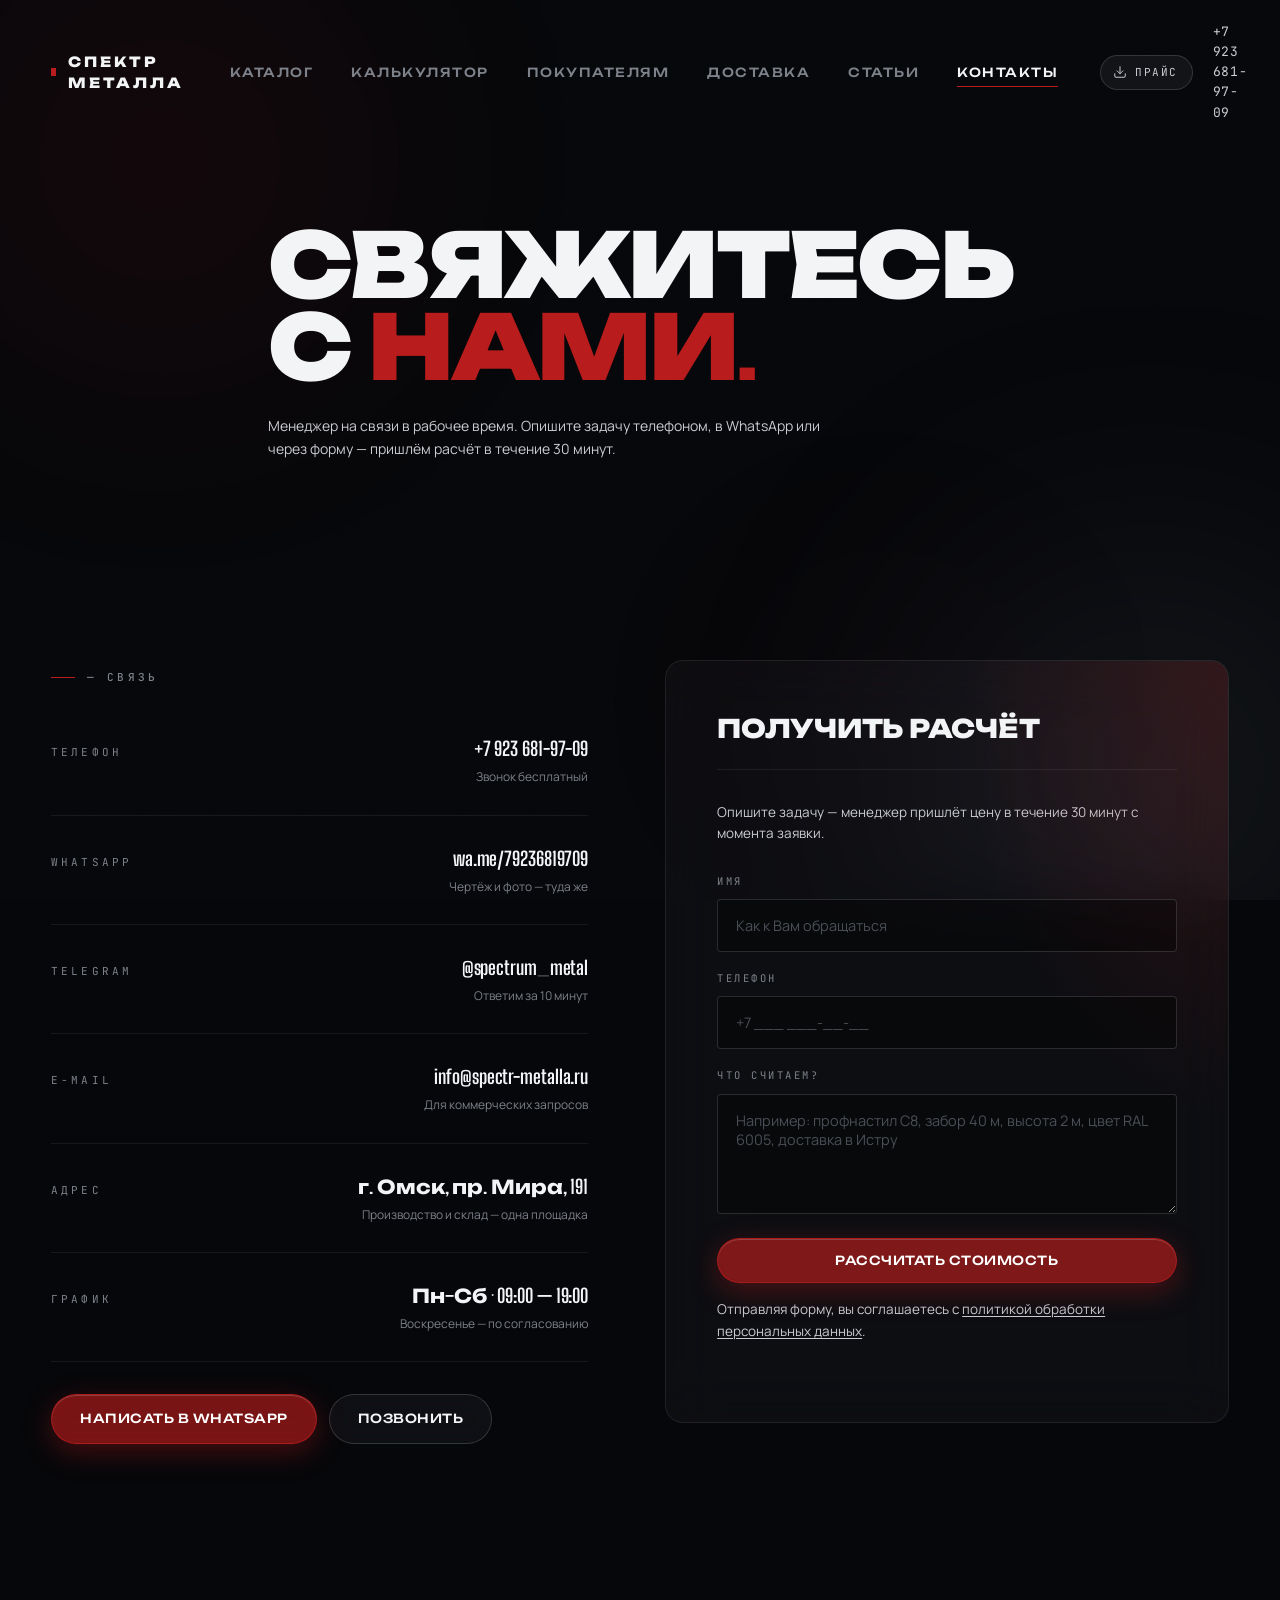
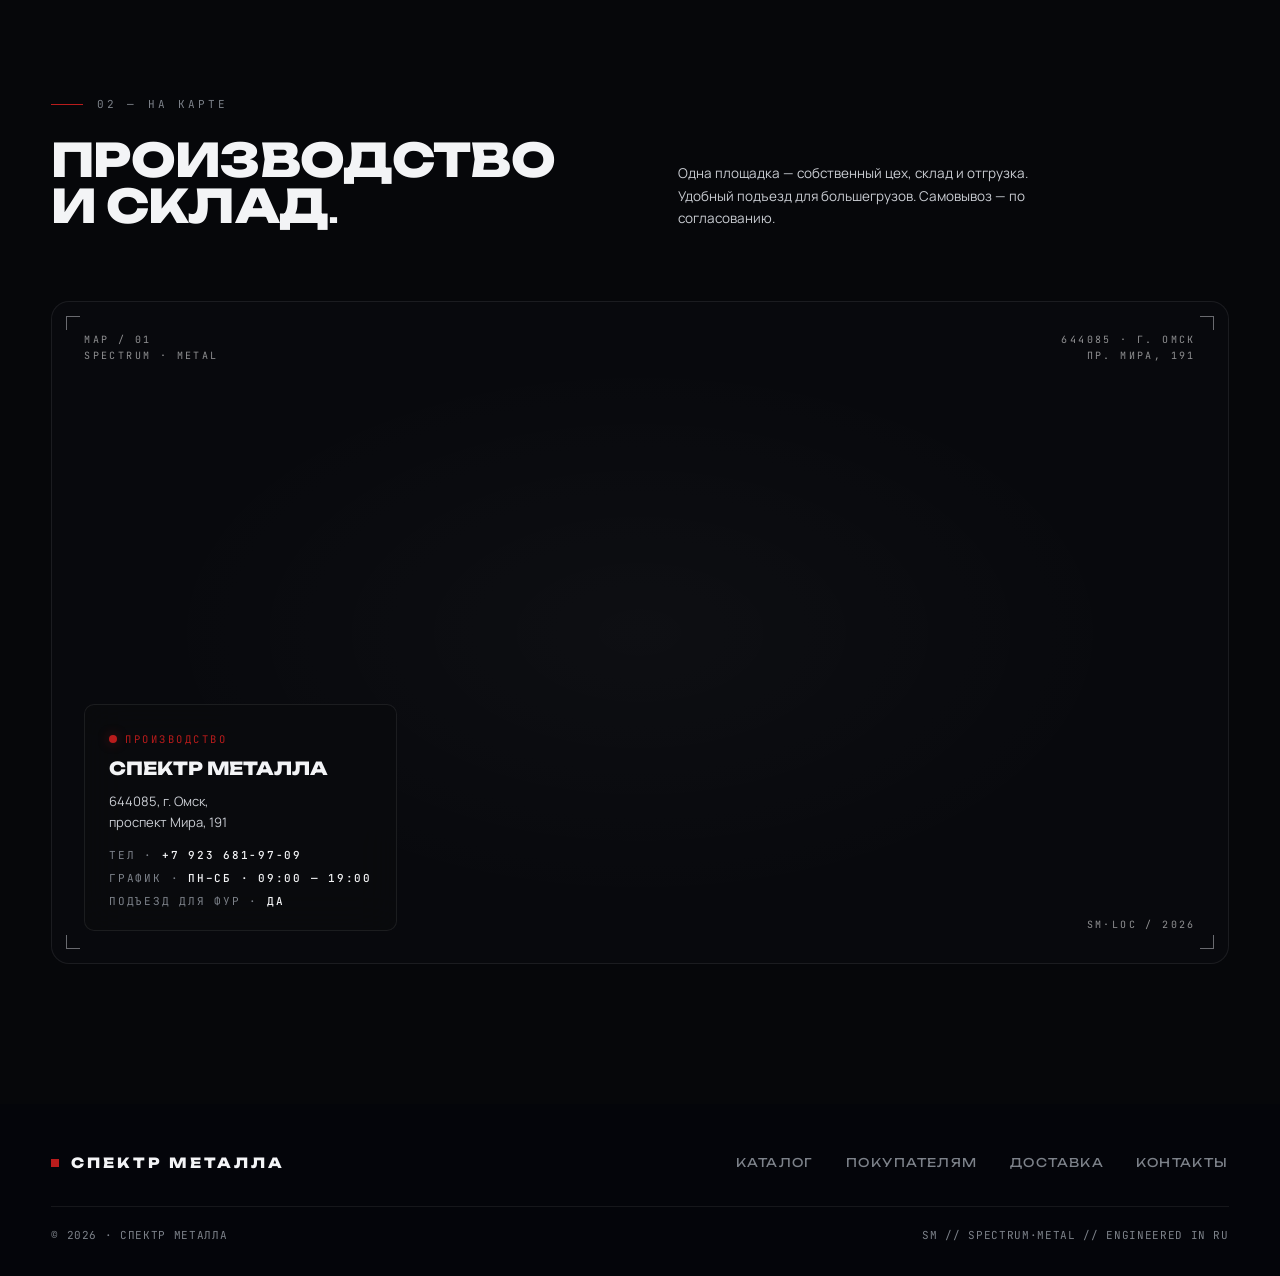
<file: contacts.html>
<!doctype html>
<html lang="ru">
<head>
<meta charset="utf-8" />
<meta name="viewport" content="width=device-width, initial-scale=1, viewport-fit=cover" />
<meta name="theme-color" content="#06070a" />
<title>Контакты · Спектр Металла</title>
<meta name="description" content="Свяжитесь с нами: телефон, мессенджеры, адрес производства, режим работы. Расчёт стоимости в течение 30 минут." />

<link rel="preconnect" href="https://fonts.googleapis.com">
<link rel="preconnect" href="https://fonts.gstatic.com" crossorigin>
<link href="https://fonts.googleapis.com/css2?family=Big+Shoulders+Display:wght@500;700;800;900&family=Unbounded:wght@400;500;600;700&family=Manrope:wght@300;400;500;600;700&family=JetBrains+Mono:wght@400;500&display=swap" rel="stylesheet">

<style>
/* ════════ ТЕМА (синхронизируй с index.html и др. страницами) ════════ */
:root{
  --bg-dark:#06070a;--bg-graphite:#0f1115;--bg-card:#14171c;--bg-near-black:#04050a;
  --text-on-dark:#c9ccd2;--text-on-dark-bright:#f3f4f6;--text-on-dark-dim:#7d828a;--text-on-dark-deep:#4a4f57;
  --accent:#b91c1c;--accent-hover:#dc2626;--accent-glow:rgba(220,38,38,.35);
  --line:rgba(255,255,255,.07);--line-strong:rgba(255,255,255,.14);--line-glass:rgba(255,255,255,.08);
  --f-display:"Big Shoulders Display","Unbounded",system-ui,sans-serif;
  --f-secondary:"Unbounded","Manrope",system-ui,sans-serif;
  --f-body:"Manrope",system-ui,sans-serif;
  --f-mono:"JetBrains Mono",ui-monospace,monospace;
  --gut:clamp(20px,4vw,80px);--section-y:clamp(80px,11vw,180px);
  --r-sm:4px;--r-md:10px;--r-lg:18px;
  --ease:cubic-bezier(.2,.7,.2,1);--ease-out:cubic-bezier(.16,1,.3,1);
}

*{box-sizing:border-box}
html,body{margin:0;padding:0}
html{scroll-behavior:smooth}
body{
  font-family:var(--f-body);font-size:16px;line-height:1.55;color:var(--text-on-dark);
  background:var(--bg-dark);-webkit-font-smoothing:antialiased;-moz-osx-font-smoothing:grayscale;
  overflow-x:hidden;text-rendering:optimizeLegibility;
}
img{max-width:100%;display:block}
a{color:inherit;text-decoration:none;transition:color .25s var(--ease)}
button{font-family:inherit;cursor:pointer}

/* ─── BG ─── */
.bg-stage{position:fixed;inset:0;z-index:0;pointer-events:none;overflow:hidden}
.bg-stage .glow{position:absolute;border-radius:50%;filter:blur(120px);opacity:.5;will-change:transform}
.bg-stage .g1{width:55vw;height:55vw;top:-15vw;left:-15vw;background:radial-gradient(circle, color-mix(in srgb, var(--accent) 26%, transparent), transparent 60%);animation:drift1 28s ease-in-out infinite}
.bg-stage .g2{width:60vw;height:60vw;bottom:-20vw;right:-20vw;background:radial-gradient(circle, color-mix(in srgb, #4b5563 50%, transparent), transparent 60%);animation:drift2 36s ease-in-out infinite}
.bg-stage .g3{width:42vw;height:42vw;top:48%;left:48%;background:radial-gradient(circle, color-mix(in srgb, var(--accent) 12%, transparent), transparent 70%);animation:drift3 44s ease-in-out infinite;opacity:.3}
@keyframes drift1{0%,100%{transform:translate(0,0) scale(1)}50%{transform:translate(8vw,6vw) scale(1.1)}}
@keyframes drift2{0%,100%{transform:translate(0,0) scale(1)}50%{transform:translate(-6vw,-4vw) scale(.95)}}
@keyframes drift3{0%,100%{transform:translate(-50%,-50%) scale(1)}50%{transform:translate(-40%,-60%) scale(1.15)}}
body::after{content:"";position:fixed;inset:0;z-index:1;pointer-events:none;opacity:.06;mix-blend-mode:overlay;background-image:url("data:image/svg+xml;utf8,<svg xmlns='http://www.w3.org/2000/svg' width='160' height='160'><filter id='n'><feTurbulence baseFrequency='0.9' numOctaves='2' stitchTiles='stitch'/><feColorMatrix values='0 0 0 0 1  0 0 0 0 1  0 0 0 0 1  0 0 0 .85 0'/></filter><rect width='160' height='160' filter='url(%23n)'/></svg>")}

.shell{position:relative;z-index:2}
.container{max-width:1440px;margin:0 auto;padding:0 var(--gut)}

/* ─── TYPE ─── */
h1,h2,h3,h4{margin:0;color:var(--text-on-dark-bright);font-weight:600;letter-spacing:-.015em}
h1{font-family:var(--f-display);font-weight:900;font-size:clamp(40px,7vw,104px);line-height:.92;letter-spacing:-.03em;text-transform:uppercase}
h2{font-family:var(--f-display);font-weight:800;font-size:clamp(28px,3.6vw,56px);line-height:1;letter-spacing:-.015em;text-transform:uppercase}
h3{font-family:var(--f-secondary);font-size:clamp(16px,1.4vw,19px);line-height:1.25;font-weight:500}
p{margin:0}

.eyebrow{display:inline-flex;align-items:center;gap:12px;font-family:var(--f-mono);text-transform:uppercase;font-size:11px;letter-spacing:.28em;color:var(--text-on-dark-dim);font-weight:500}
.eyebrow::before{content:"";width:24px;height:1px;background:var(--accent)}
.lead{font-size:clamp(13.5px,1vw,15.5px);line-height:1.65;max-width:54ch;font-weight:400;color:var(--text-on-dark)}

/* ─── BUTTONS ─── */
.btn{
  position:relative;display:inline-flex;align-items:center;gap:12px;
  padding:14px 28px;border-radius:999px;
  font-family:var(--f-secondary);font-weight:500;font-size:12.5px;letter-spacing:.04em;
  border:1px solid transparent;outline:none;
  transition:background .35s var(--ease), color .35s var(--ease), border-color .35s var(--ease), transform .3s var(--ease), box-shadow .35s var(--ease);
  white-space:nowrap;text-decoration:none;text-transform:uppercase;
  backdrop-filter:blur(14px) saturate(160%);
  -webkit-backdrop-filter:blur(14px) saturate(160%);
}
.btn svg{width:15px;height:15px;flex:0 0 auto;transition:transform .3s var(--ease)}
.btn:hover svg{transform:translateX(3px)}

/* primary — glass-white pill */
.btn-primary{
  background:rgba(243,244,246,.14);
  color:var(--text-on-dark-bright);
  border-color:rgba(255,255,255,.22);
  box-shadow:inset 0 1px 0 rgba(255,255,255,.12), 0 6px 24px rgba(0,0,0,.25);
}
.btn-primary:hover{
  background:rgba(243,244,246,.24);
  border-color:rgba(255,255,255,.4);
  transform:translateY(-1px);
}

/* на светлой секции (на главной) — тёмная стеклянная вместо светлой */
.section--light .btn-primary{
  background:rgba(17,24,39,.78);
  color:var(--text-on-dark-bright);
  border-color:rgba(17,24,39,.25);
  box-shadow:inset 0 1px 0 rgba(255,255,255,.06), 0 6px 24px rgba(17,24,39,.18);
}
.section--light .btn-primary:hover{
  background:rgba(17,24,39,.92);
  border-color:rgba(17,24,39,.4);
}

/* accent — warm-red glass pill (для «Получить расчёт» и подобных) */
.btn-accent{
  background:color-mix(in srgb, var(--accent) 65%, transparent);
  color:#fff;
  border-color:color-mix(in srgb, var(--accent) 80%, transparent);
  box-shadow:
    inset 0 1px 0 rgba(255,255,255,.18),
    0 8px 28px color-mix(in srgb, var(--accent) 35%, transparent);
}
.btn-accent:hover{
  background:color-mix(in srgb, var(--accent-hover) 80%, transparent);
  border-color:var(--accent-hover);
  transform:translateY(-1px);
  box-shadow:
    inset 0 1px 0 rgba(255,255,255,.22),
    0 12px 32px color-mix(in srgb, var(--accent) 45%, transparent);
}

/* ghost — almost-transparent glass pill */
.btn-ghost{
  background:rgba(255,255,255,.04);
  color:var(--text-on-dark-bright);
  border-color:rgba(255,255,255,.16);
}
.btn-ghost:hover{
  background:rgba(255,255,255,.08);
  border-color:rgba(255,255,255,.32);
}

/* на светлой секции — ghost адаптируется */
.section--light .btn-ghost{
  background:rgba(17,24,39,.04);
  color:var(--text-on-light, var(--text-on-dark-bright));
  border-color:rgba(17,24,39,.18);
}
.section--light .btn-ghost:hover{
  background:rgba(17,24,39,.08);
  border-color:rgba(17,24,39,.4);
}

.btn-sm{padding:11px 22px;font-size:11.5px}
.btn-block{width:100%;justify-content:center}

/* ─── HEADER ─── */
.header{position:fixed;top:0;left:0;right:0;z-index:50;padding:22px 0;background:transparent;border-bottom:1px solid transparent;transition:padding .3s var(--ease), background .3s var(--ease), border-color .3s var(--ease)}
.header.scrolled{padding:14px 0;background:rgba(6,7,10,.78);backdrop-filter:blur(16px) saturate(140%);-webkit-backdrop-filter:blur(16px) saturate(140%);border-bottom-color:var(--line)}
.nav{display:flex;align-items:center;justify-content:space-between;gap:24px}
.wordmark{font-family:var(--f-display);font-weight:800;font-size:14px;letter-spacing:.22em;color:var(--text-on-dark-bright);text-transform:uppercase;display:inline-flex;align-items:center;gap:12px}
.wordmark::before{content:"";width:8px;height:8px;background:var(--accent);display:inline-block}
.nav-list{display:flex;align-items:center;gap:2px;list-style:none;margin:0;padding:0}
.nav-list a{display:inline-block;padding:10px 18px;font-family:var(--f-secondary);font-size:12.5px;font-weight:500;color:var(--text-on-dark-dim);letter-spacing:.12em;text-transform:uppercase;position:relative}
.nav-list a:hover, .nav-list a.active{color:var(--text-on-dark-bright)}
.nav-list a.active::after{content:"";position:absolute;left:18px;right:18px;bottom:5px;height:1px;background:var(--accent)}
.nav-tel{font-family:var(--f-mono);font-size:13px;color:var(--text-on-dark);letter-spacing:.04em}
.nav-tel:hover{color:var(--text-on-dark-bright)}
.burger{display:none;background:transparent;border:1px solid var(--line-strong);width:42px;height:42px;border-radius:var(--r-sm);color:var(--text-on-dark-bright);align-items:center;justify-content:center}
.burger svg{width:18px;height:18px}

/* ════════════════════════════════════════════════════════════════
   HERO
   ════════════════════════════════════════════════════════════════ */
.hero{position:relative;padding:clamp(140px,16vw,220px) 0 clamp(48px,7vw,80px);min-height:62vh;display:flex;align-items:center}
.hero-inner{position:relative;max-width:1100px}
.hero-label{display:inline-flex;align-items:center;gap:14px;font-family:var(--f-mono);font-size:11px;letter-spacing:.28em;color:var(--text-on-dark-dim);text-transform:uppercase;margin-bottom:32px}
.hero-label .dot{width:6px;height:6px;background:var(--accent);border-radius:50%}
.hero-label .bar{width:40px;height:1px;background:var(--line-strong)}
.hero-title{margin:0 0 28px;color:var(--text-on-dark-bright)}
.hero-title em{font-style:normal;color:var(--accent)}
.hero-desc{font-family:var(--f-body);font-size:clamp(14px,1.05vw,18px);color:var(--text-on-dark);max-width:62ch;line-height:1.6}

/* ════════════════════════════════════════════════════════════════
   CONTACT BLOCK — split: info | form
   ════════════════════════════════════════════════════════════════ */
.contact{padding:clamp(48px,8vw,120px) 0}
.contact-grid{display:grid;grid-template-columns:1fr 1.05fr;gap:clamp(40px,6vw,80px);align-items:flex-start}

/* LEFT — info */
.contact-info{position:relative}
.contact-info .eyebrow{margin-bottom:20px}
.contact-row{
  display:flex;justify-content:space-between;align-items:baseline;gap:24px;
  padding:28px 0;
  border-bottom:1px solid var(--line);
  transition:padding-left .35s var(--ease);
}
.contact-row:first-child{padding-top:0}
.contact-row:hover{padding-left:8px}
.contact-row .label{
  font-family:var(--f-mono);font-size:11px;letter-spacing:.28em;
  color:var(--text-on-dark-dim);text-transform:uppercase;
  flex:0 0 auto;width:120px;
}
.contact-row .value{
  font-family:var(--f-display);font-weight:700;font-size:clamp(17px,1.5vw,22px);
  color:var(--text-on-dark-bright);text-align:right;letter-spacing:-.005em;flex:1;text-transform:none;
}
.contact-row a.value:hover{color:var(--accent-hover)}
.contact-row .value-sub{
  display:block;font-family:var(--f-body);font-size:12px;font-weight:400;
  color:var(--text-on-dark-dim);margin-top:4px;letter-spacing:0;
}

.contact-cta{display:flex;flex-wrap:wrap;gap:12px;margin-top:32px}

/* RIGHT — premium glass form */
.form-glass{
  position:relative;
  border-radius:var(--r-lg);overflow:hidden;
  background:rgba(255,255,255,.03);
  backdrop-filter:blur(28px) saturate(140%);-webkit-backdrop-filter:blur(28px) saturate(140%);
  border:1px solid var(--line-glass);
  padding:clamp(32px,4vw,52px);
}
.form-glass::before{
  content:"";position:absolute;inset:0;pointer-events:none;
  background:radial-gradient(80% 100% at 100% 0%, color-mix(in srgb, var(--accent) 18%, transparent), transparent 60%);
}
.form-glass-head{position:relative;display:flex;justify-content:space-between;align-items:baseline;gap:24px;margin-bottom:32px;padding-bottom:24px;border-bottom:1px solid var(--line)}
.form-glass-head h3{
  font-family:var(--f-display);font-weight:800;font-size:clamp(20px,2vw,28px);
  color:var(--text-on-dark-bright);text-transform:uppercase;letter-spacing:-.01em;
}
.form-glass-head .badge{
  font-family:var(--f-mono);font-size:10px;letter-spacing:.24em;
  color:var(--accent);text-transform:uppercase;
  display:inline-flex;align-items:center;gap:8px;
}
.form-glass-head .badge::before{content:"";width:6px;height:6px;background:var(--accent);border-radius:50%;box-shadow:0 0 12px var(--accent-glow)}

.form-glass > p{font-size:13.5px;color:var(--text-on-dark);margin-bottom:28px;line-height:1.6}

.field{position:relative;margin-bottom:18px}
.field label{
  display:block;font-family:var(--f-mono);font-size:10.5px;letter-spacing:.24em;
  color:var(--text-on-dark-dim);text-transform:uppercase;margin-bottom:10px;
}
.field input,.field textarea{
  width:100%;background:rgba(0,0,0,.35);
  border:1px solid var(--line-strong);
  border-radius:var(--r-sm);padding:16px 18px;
  color:var(--text-on-dark-bright);font-family:var(--f-body);font-size:14.5px;
  transition:border-color .3s var(--ease), background .3s var(--ease), box-shadow .3s var(--ease);
  outline:none;
}
.field textarea{min-height:120px;resize:vertical}
.field input::placeholder,.field textarea::placeholder{color:var(--text-on-dark-deep)}
.field input:focus,.field textarea:focus{
  border-color:var(--accent);background:rgba(0,0,0,.5);
  box-shadow:0 0 0 4px color-mix(in srgb, var(--accent) 16%, transparent);
}
.form-hint{font-size:11px;color:var(--text-on-dark-dim);margin-top:16px;line-height:1.55}
.form-hint a{color:var(--text-on-dark);text-decoration:underline;text-underline-offset:2px}

/* ════════════════════════════════════════════════════════════════
   MAP block + office card
   ════════════════════════════════════════════════════════════════ */
.section{position:relative;padding:var(--section-y) 0}
.section-head{display:grid;grid-template-columns:1fr 1fr;gap:clamp(32px,6vw,96px);align-items:end;margin-bottom:clamp(40px,6vw,72px)}
.section-head h2{max-width:14ch}
.section-head .lead{max-width:46ch}
.section-index{font-family:var(--f-mono);font-size:11px;letter-spacing:.28em;color:var(--text-on-dark-dim);text-transform:uppercase;display:inline-flex;align-items:center;gap:14px;margin-bottom:24px}
.section-index::before{content:"";width:32px;height:1px;background:var(--accent)}

.map-wrap{
  position:relative;border-radius:var(--r-lg);overflow:hidden;
  border:1px solid var(--line-glass);
  background:
    radial-gradient(60% 60% at 50% 50%, rgba(255,255,255,.025), transparent 70%),
    #08090d;
  aspect-ratio:16/9;
}
.map-wrap svg{position:absolute;inset:0;width:100%;height:100%}
.yandex-map{
  position:absolute;inset:0;width:100%;height:100%;
  border:0;
  /* десатурация + темнее, чтобы вписалась в dark-UI */
  filter:grayscale(.55) contrast(1.05) brightness(.78);
  transition:filter .5s var(--ease);
}
.map-wrap:hover .yandex-map{filter:grayscale(.25) contrast(1.05) brightness(.92)}
.dark-map-grid{stroke:rgba(255,255,255,.04);stroke-width:1;fill:none}
.dark-map-road{stroke:rgba(255,255,255,.12);stroke-width:1.2;fill:none}
.dark-map-road.major{stroke:rgba(255,255,255,.22);stroke-width:1.8}
.dark-map-river{stroke:rgba(120,140,160,.22);stroke-width:2.4;fill:none;stroke-linecap:round}
.dark-map-region{fill:rgba(255,255,255,.02);stroke:rgba(255,255,255,.07);stroke-width:.5}

/* glowing pin */
.map-pin-wrap{transform-origin:center}
.map-pin-dot{fill:var(--accent);stroke:#fff;stroke-width:1.5;filter:drop-shadow(0 0 12px var(--accent-glow))}
.map-pin-ring{fill:none;stroke:var(--accent);opacity:.6}
.map-pin-ring.r1{animation:mapPulse 3s ease-out infinite}
.map-pin-ring.r2{animation:mapPulse 3s ease-out infinite;animation-delay:1s}
.map-pin-ring.r3{animation:mapPulse 3s ease-out infinite;animation-delay:2s}
@keyframes mapPulse{from{r:8;opacity:.7}to{r:50;opacity:0}}

.map-label{font-family:"JetBrains Mono",monospace;font-size:10px;fill:rgba(255,255,255,.85);letter-spacing:.18em;text-transform:uppercase;font-weight:500}
.map-label.dim{fill:rgba(255,255,255,.4);font-size:9px}

.map-wrap .crosshair{stroke:rgba(255,255,255,.2);stroke-width:.8;stroke-dasharray:3 3}

/* corners + labels */
.map-wrap .corner{position:absolute;width:14px;height:14px;border-color:var(--text-on-dark-bright);opacity:.5;z-index:3}
.map-wrap .corner.tl{top:14px;left:14px;border-top:1px solid;border-left:1px solid}
.map-wrap .corner.tr{top:14px;right:14px;border-top:1px solid;border-right:1px solid}
.map-wrap .corner.bl{bottom:14px;left:14px;border-bottom:1px solid;border-left:1px solid}
.map-wrap .corner.br{bottom:14px;right:14px;border-bottom:1px solid;border-right:1px solid}
.map-wrap .meta{
  position:absolute;font-family:var(--f-mono);font-size:10px;color:rgba(255,255,255,.55);letter-spacing:.24em;text-transform:uppercase;z-index:3;
}
.map-wrap .meta.tl{top:30px;left:32px}
.map-wrap .meta.tr{top:30px;right:32px;text-align:right}
.map-wrap .meta.bl{bottom:30px;left:32px}
.map-wrap .meta.br{bottom:30px;right:32px;text-align:right}

/* office card overlay */
.office-card{
  position:absolute;bottom:32px;left:32px;
  background:rgba(10,11,14,.85);
  backdrop-filter:blur(20px) saturate(140%);-webkit-backdrop-filter:blur(20px) saturate(140%);
  border:1px solid var(--line-glass);
  border-radius:var(--r-md);
  padding:20px 24px;
  min-width:280px;max-width:340px;
  z-index:4;
}
.office-card h4{
  font-family:var(--f-display);font-weight:800;font-size:18px;
  color:var(--text-on-dark-bright);text-transform:uppercase;letter-spacing:-.005em;margin-bottom:8px;
}
.office-card .addr{font-size:13px;color:var(--text-on-dark);line-height:1.6;margin-bottom:14px}
.office-card .info{display:flex;flex-direction:column;gap:6px;font-family:var(--f-mono);font-size:11px;letter-spacing:.16em;color:var(--text-on-dark-dim);text-transform:uppercase}
.office-card .info b{color:var(--text-on-dark-bright);font-weight:500}

/* ════════════════════════════════════════════════════════════════
   FOOTER
   ════════════════════════════════════════════════════════════════ */
.footer{background:var(--bg-near-black);color:var(--text-on-dark-dim);padding:48px 0 32px;position:relative;z-index:2;margin-top:0}
.footer-row{display:flex;justify-content:space-between;align-items:center;gap:24px;flex-wrap:wrap}
.footer-nav{display:flex;gap:32px;flex-wrap:wrap;list-style:none;padding:0;margin:0;font-family:var(--f-secondary);font-size:12px;letter-spacing:.12em;text-transform:uppercase}
.footer-nav a{color:var(--text-on-dark-dim)}
.footer-nav a:hover{color:var(--text-on-dark-bright)}
.footer-bot{margin-top:32px;padding-top:20px;border-top:1px solid var(--line);display:flex;justify-content:space-between;align-items:center;gap:24px;flex-wrap:wrap;font-size:11px;color:var(--text-on-dark-dim);font-family:var(--f-mono);letter-spacing:.06em;text-transform:uppercase}

/* ─── REVEAL ─── */
.reveal{opacity:0;transform:translateY(28px);transition:opacity 1.2s var(--ease-out), transform 1.2s var(--ease-out)}
.reveal.in{opacity:1;transform:translateY(0)}
.reveal.d1{transition-delay:.1s}.reveal.d2{transition-delay:.2s}.reveal.d3{transition-delay:.3s}

.progress{position:fixed;top:0;left:0;right:0;height:1px;z-index:60;pointer-events:none}
.progress span{display:block;height:100%;width:0;background:var(--accent);transition:width .15s linear}

/* ─── RESPONSIVE ─── */
@media (max-width:1100px){
  .contact-grid,.section-head{grid-template-columns:1fr;gap:40px}
  .map-wrap{aspect-ratio:4/3}
  .office-card{position:relative;left:auto;bottom:auto;margin:0 32px 32px}
}
@media (max-width:720px){
  .nav-list,.nav-tel{display:none}
  .burger{display:inline-flex}
  .hero{padding-top:120px;min-height:auto}
  .contact-row{flex-direction:column;align-items:flex-start;gap:6px;padding:22px 0}
  .contact-row .value{text-align:left;font-size:22px}
  .office-card{left:14px;right:14px;margin:0}
  .map-wrap{aspect-ratio:3/4}
  .footer-row{flex-direction:column;align-items:flex-start;gap:20px}
}
@media (prefers-reduced-motion:reduce){
  *,*::before,*::after{animation-duration:.001ms !important;transition-duration:.001ms !important}
}
</style>

<!-- ═══ SEO: OG + Schema.org — вставлено site-bootstrap ═══ -->
<link rel="canonical" href="https://spectr-metalla.ru/contacts.html" />
<meta property="og:type" content="website" />
<meta property="og:locale" content="ru_RU" />
<meta property="og:site_name" content="Спектр Металла" />
<meta property="og:title" content="Контакты · Спектр Металла" />
<meta property="og:description" content="г. Омск, пр. Мира 191. Телефон, мессенджеры, режим работы, форма расчёта стоимости." />
<meta property="og:url" content="https://spectr-metalla.ru/contacts.html" />
<meta property="og:image" content="https://spectr-metalla.ru/roof-tile.png" />
<meta name="twitter:card" content="summary_large_image" />

<script type="application/ld+json">
{
  "@context": "https://schema.org",
  "@type": "LocalBusiness",
  "@id": "https://spectr-metalla.ru/#org",
  "name": "Спектр Металла",
  "description": "Производство и продажа кровельных, фасадных материалов, профнастила, металлочерепицы, водосточных систем, доборных элементов. Изготовление металлоизделий по размерам клиента.",
  "image": "https://spectr-metalla.ru/roof-tile.png",
  "url": "https://spectr-metalla.ru/",
  "telephone": ["+7 923 681-97-09","+7 929 360-80-30"],
  "priceRange": "₽₽",
  "address": {
    "@type": "PostalAddress",
    "streetAddress": "проспект Мира, 191",
    "addressLocality": "Омск",
    "postalCode": "644085",
    "addressRegion": "Омская область",
    "addressCountry": "RU"
  },
  "openingHoursSpecification": [{
    "@type": "OpeningHoursSpecification",
    "dayOfWeek": ["Monday","Tuesday","Wednesday","Thursday","Friday","Saturday"],
    "opens": "09:00",
    "closes": "19:00"
  }],
  "areaServed": [
    {"@type":"City","name":"Омск"},
    {"@type":"State","name":"Омская область"},
    {"@type":"Country","name":"Россия"}
  ],
  "sameAs": []
}
</script>
<link rel="stylesheet" href="assets/site.css">
<!-- ═══ end SEO ═══ -->
</head>
<body>

<div class="bg-stage" aria-hidden="true">
  <div class="glow g1"></div><div class="glow g2"></div><div class="glow g3"></div>
</div>

<div class="progress" aria-hidden="true"><span id="progressBar"></span></div>

<!-- HEADER -->
<header class="header" id="header">
  <div class="container nav">
    <a href="index.html" class="wordmark">Спектр Металла</a>
    <nav>
      <ul class="nav-list">
        <li><a href="catalog.html">Каталог</a></li>
        <li><a href="calculator.html">Калькулятор</a></li><li><a href="buyers.html">Покупателям</a></li>
        <li><a href="delivery.html">Доставка</a></li>
        <li><a href="blog.html">Статьи</a></li><li><a href="contacts.html" class="active">Контакты</a></li>
      </ul>
    </nav>
    <div style="display:flex;align-items:center;gap:20px">
      <a href="price-spectr-metalla.txt" download class="btn-download"><svg viewBox="0 0 24 24" fill="none" stroke="currentColor" stroke-width="1.7" stroke-linecap="round" stroke-linejoin="round"><path d="M21 15v4a2 2 0 0 1-2 2H5a2 2 0 0 1-2-2v-4M7 10l5 5 5-5M12 15V3"/></svg>Прайс</a>
      <a href="tel:+79236819709" class="nav-tel">+7 923 681-97-09</a>
      <button class="burger" aria-label="Открыть меню">
        <svg viewBox="0 0 24 24" fill="none" stroke="currentColor" stroke-width="1.6" stroke-linecap="round"><path d="M4 7h16M4 12h16M4 17h16"/></svg>
      </button>
    </div>
  </div>
</header>

<!-- ═══ Mobile menu (site-bootstrap) ═══ -->
<aside class="mobile-menu" id="mobileMenu">
  <div class="mobile-menu-head">
    <a href="index.html" class="wordmark">Спектр Металла</a>
    <button class="mobile-menu-close" aria-label="Закрыть"><svg viewBox="0 0 24 24" fill="none" stroke="currentColor" stroke-width="1.8" stroke-linecap="round"><path d="M6 6l12 12M6 18L18 6"/></svg></button>
  </div>
  <ul class="mobile-menu-list">
    <li><a href="catalog.html">Каталог</a></li>
    <li><a href="calculator.html">Калькулятор</a></li>
    <li><a href="buyers.html">Покупателям</a></li>
    <li><a href="delivery.html">Доставка</a></li>
    <li><a href="blog.html">Статьи</a></li>
    <li><a href="contacts.html" class="active">Контакты</a></li>
    <li><a href="price-spectr-metalla.txt" download>Скачать прайс</a></li>
  </ul>
  <div class="mobile-menu-foot">
    <a href="tel:+79236819709" class="phone">+7 923 681-97-09</a>
    <span class="addr">г. Омск, пр. Мира, 191 · Пн–Сб · 09:00–19:00</span>
  </div>
</aside>



<main class="shell" id="top">

  <!-- ════════ HERO ════════ -->
  <section class="hero">
    <div class="container hero-inner reveal">
        <h1 class="hero-title">
        Свяжитесь<br/>с&nbsp;<em>нами.</em>
      </h1>
      <p class="hero-desc">
        Менеджер на связи в рабочее время. Опишите задачу телефоном, в WhatsApp или через форму — пришлём расчёт в течение 30 минут.
      </p>
    </div>
  </section>


  <!-- ════════ CONTACT BLOCK ════════ -->
  <section class="contact">
    <div class="container contact-grid">

      <!-- LEFT: info -->
      <div class="contact-info reveal">
        <div class="eyebrow">— Связь</div>

        <div class="contact-row">
          <span class="label">Телефон</span>
          <a href="tel:+79236819709" class="value">+7 923 681-97-09
            <span class="value-sub">Звонок бесплатный</span>
          </a>
        </div>

        <div class="contact-row">
          <span class="label">WhatsApp</span>
          <a href="https://wa.me/79236819709" target="_blank" rel="noopener" class="value">wa.me/79236819709
            <span class="value-sub">Чертёж и фото — туда же</span>
          </a>
        </div>

        <div class="contact-row">
          <span class="label">Telegram</span>
          <a href="https://t.me/spectrum_metal" target="_blank" rel="noopener" class="value">@spectrum_metal
            <span class="value-sub">Ответим за 10 минут</span>
          </a>
        </div>

        <div class="contact-row">
          <span class="label">E-mail</span>
          <a href="mailto:info@spectr-metalla.ru" class="value">info@spectr-metalla.ru
            <span class="value-sub">Для коммерческих запросов</span>
          </a>
        </div>

        <div class="contact-row">
          <span class="label">Адрес</span>
          <span class="value">г. Омск, пр. Мира, 191
            <span class="value-sub">Производство и склад — одна площадка</span>
          </span>
        </div>

        <div class="contact-row">
          <span class="label">График</span>
          <span class="value">Пн–Сб · 09:00 — 19:00
            <span class="value-sub">Воскресенье — по согласованию</span>
          </span>
        </div>

        <div class="contact-cta">
          <a href="https://wa.me/79236819709?text=Здравствуйте,%20хочу%20рассчитать%20стоимость" target="_blank" rel="noopener" class="btn btn-accent">Написать в WhatsApp</a>
          <a href="tel:+79236819709" class="btn btn-ghost">Позвонить</a>
        </div>
      </div>

      <!-- RIGHT: glass form -->
      <form class="form-glass reveal d2" id="leadForm" onsubmit="event.preventDefault();this.querySelector('button[type=submit]').innerHTML='✓ Заявка отправлена'">
        <div class="form-glass-head">
          <h3>Получить расчёт</h3>
        </div>
        <p>Опишите задачу — менеджер пришлёт цену в течение 30 минут с момента заявки.</p>

        <div class="field">
          <label for="f-name">Имя</label>
          <input id="f-name" type="text" placeholder="Как к Вам обращаться" required />
        </div>
        <div class="field">
          <label for="f-phone">Телефон</label>
          <input id="f-phone" type="tel" placeholder="+7 ___ ___-__-__" required />
        </div>
        <div class="field">
          <label for="f-msg">Что считаем?</label>
          <textarea id="f-msg" placeholder="Например: профнастил С8, забор 40 м, высота 2 м, цвет RAL 6005, доставка в Истру"></textarea>
        </div>
        <button type="submit" class="btn btn-accent btn-block">
          Рассчитать стоимость
        </button>
        <p class="form-hint">Отправляя форму, вы соглашаетесь с <a href="#">политикой обработки персональных данных</a>.</p>
      </form>

    </div>
  </section>


  <!-- ════════ MAP ════════ -->
  <section class="section">
    <div class="container">

      <div class="section-head">
        <div>
          <div class="section-index">02 — На карте</div>
          <h2 class="reveal">Производство<br/>и&nbsp;склад.</h2>
        </div>
        <p class="lead reveal d2">Одна площадка — собственный цех, склад и отгрузка. Удобный подъезд для большегрузов. Самовывоз — по согласованию.</p>
      </div>

      <div class="map-wrap reveal">

        <!-- corners + meta остаются как премиум-обводка -->
        <span class="corner tl"></span><span class="corner tr"></span>
        <span class="corner bl"></span><span class="corner br"></span>
        <span class="meta tl">MAP / 01<br/>Spectrum · Metal</span>
        <span class="meta tr">644085 · г. Омск<br/>пр. Мира, 191</span>
        <span class="meta br">SM·LOC / 2026</span>

        <!-- Яндекс-карта с реальным адресом -->
        <iframe
          src="https://yandex.ru/map-widget/v1/?ll=73.296%2C54.984&mode=search&text=%D0%9E%D0%BC%D1%81%D0%BA%2C%20%D0%BF%D1%80%D0%BE%D1%81%D0%BF%D0%B5%D0%BA%D1%82%20%D0%9C%D0%B8%D1%80%D0%B0%2C%20191&z=16"
          class="yandex-map"
          loading="lazy"
          referrerpolicy="no-referrer-when-downgrade"
          allow="geolocation"
          title="Спектр Металла на Яндекс.Картах"></iframe>

        <!-- office floating card -->
        <div class="office-card">
          <div style="font-family:var(--f-mono);font-size:10.5px;letter-spacing:.24em;color:var(--accent);text-transform:uppercase;margin-bottom:8px;display:inline-flex;align-items:center;gap:8px">
            <span style="width:8px;height:8px;border-radius:50%;background:var(--accent);box-shadow:0 0 12px var(--accent-glow)"></span>
            Производство
          </div>
          <h4>Спектр Металла</h4>
          <p class="addr">644085, г. Омск,<br/>проспект Мира, 191</p>
          <div class="info">
            <span>Тел · <b>+7 923 681-97-09</b></span>
            <span>График · <b>Пн–Сб · 09:00 — 19:00</b></span>
            <span>Подъезд для фур · <b>Да</b></span>
          </div>
        </div>

      </div>
    </div>
  </section>


  <!-- ════════ FOOTER ════════ -->
  <footer class="footer">
    <div class="container">
      <div class="footer-row">
        <span class="wordmark">Спектр Металла</span>
        <ul class="footer-nav">
          <li><a href="catalog.html">Каталог</a></li>
        <li><a href="buyers.html">Покупателям</a></li>
        <li><a href="delivery.html">Доставка</a></li>
          <li><a href="contacts.html">Контакты</a></li>
        </ul>
      </div>
      <div class="footer-bot">
        <span>© <span id="yr">2026</span> · Спектр Металла</span>
        <span>SM // SPECTRUM·METAL // ENGINEERED IN RU</span>
      </div>
    </div>
  </footer>

</main>

<script>
document.getElementById('yr').textContent = new Date().getFullYear();

const bar = document.getElementById('progressBar');
const header = document.getElementById('header');
function onScroll(){
  const h = document.documentElement;
  const max = h.scrollHeight - h.clientHeight;
  const p = max > 0 ? (h.scrollTop / max) : 0;
  bar.style.width = (p*100).toFixed(2) + '%';
  if(h.scrollTop > 20) header.classList.add('scrolled'); else header.classList.remove('scrolled');
}
document.addEventListener('scroll', onScroll, {passive:true});
onScroll();

const io = new IntersectionObserver((entries)=>{
  for(const e of entries){
    if(e.isIntersecting){ e.target.classList.add('in'); io.unobserve(e.target); }
  }
}, {threshold:.12, rootMargin:'0px 0px -60px 0px'});
document.querySelectorAll('.reveal').forEach(el=>io.observe(el));

/* mouse parallax — лёгкое смещение pin / radial-glow на карте */
const map = document.querySelector('.map-wrap');
if (map) {
  let raf = 0, tx = 0, ty = 0;
  map.addEventListener('mousemove', (e) => {
    const r = map.getBoundingClientRect();
    tx = ((e.clientX - r.left) / r.width - .5) * 14;
    ty = ((e.clientY - r.top) / r.height - .5) * 10;
    if (!raf) raf = requestAnimationFrame(apply);
  });
  map.addEventListener('mouseleave', () => { tx = 0; ty = 0; if (!raf) raf = requestAnimationFrame(apply); });
  function apply(){
    raf = 0;
    const svg = map.querySelector('svg');
    if (svg) svg.style.transform = `translate(${tx}px, ${ty}px)`;
  }
}

document.querySelectorAll('a[href^="#"]').forEach(a => {
  a.addEventListener('click', (e) => {
    const id = a.getAttribute('href');
    if (id.length < 2) return;
    const el = document.querySelector(id);
    if (!el) return;
    e.preventDefault();
    const y = el.getBoundingClientRect().top + window.scrollY - 80;
    window.scrollTo({top: y, behavior: 'smooth'});
  });
});
</script>


<!-- ═══ Sticky bar (site-bootstrap) ═══ -->
<div class="sticky-bar" aria-hidden="false">
  <div class="sticky-bar-inner">
    <a class="sb-btn sb-call" href="tel:+79236819709"><svg viewBox="0 0 24 24" fill="none" stroke="currentColor" stroke-width="1.8" stroke-linecap="round" stroke-linejoin="round"><path d="M22 16.92V21a1 1 0 0 1-1.11 1A19.86 19.86 0 0 1 2 4.11 1 1 0 0 1 3 3h4.09a1 1 0 0 1 1 .75l1 4a1 1 0 0 1-.27 1L7.21 10.79a16 16 0 0 0 6 6l2.06-1.61a1 1 0 0 1 1-.27l4 1a1 1 0 0 1 .75 1Z"/></svg>Звонок</a>
    <a class="sb-btn sb-wa" href="https://wa.me/79236819709" target="_blank" rel="noopener"><svg viewBox="0 0 32 32" fill="currentColor"><path d="M16 3C9.4 3 4 8.4 4 15c0 2.4.7 4.6 1.9 6.5L4 29l7.7-1.8c1.8 1 3.8 1.5 5.9 1.5h.4C24.6 28.7 30 23.3 30 16.7 30 9.4 24.6 3 16 3Z"/></svg>WhatsApp</a>
    <a class="sb-btn sb-quote" href="calculator.html"><svg viewBox="0 0 24 24" fill="none" stroke="currentColor" stroke-width="2" stroke-linecap="round" stroke-linejoin="round"><path d="M9 7H6a1 1 0 0 0-1 1v12a1 1 0 0 0 1 1h12a1 1 0 0 0 1-1V8a1 1 0 0 0-1-1h-3"/><path d="M9 3h6v4H9z"/><path d="M9 13h6M9 17h4"/></svg>Расчёт</a>
  </div>
</div>

<!-- ═══ Cart (site-bootstrap) ═══ -->
<button class="cart-fab" aria-label="Заявка"><svg viewBox="0 0 24 24" fill="none" stroke="currentColor" stroke-width="1.6" stroke-linecap="round" stroke-linejoin="round"><path d="M6 2 3 6v14a2 2 0 0 0 2 2h14a2 2 0 0 0 2-2V6l-3-4z"/><path d="M3 6h18M16 10a4 4 0 0 1-8 0"/></svg><span class="badge">0</span></button>
<div class="cart-overlay" aria-hidden="true"></div>
<aside class="cart-panel" aria-hidden="true">
  <div class="cart-head"><h3>Заявка</h3><button class="cart-close" aria-label="Закрыть"><svg viewBox="0 0 24 24" fill="none" stroke="currentColor" stroke-width="1.8" stroke-linecap="round"><path d="M6 6l12 12M6 18L18 6"/></svg></button></div>
  <div class="cart-body"></div>
  <div class="cart-foot">
    <div class="cart-summary"><span>Итого ориентировочно</span><b>0 ₽</b></div>
    <div class="cart-actions">
      <button class="btn btn-accent btn-block cart-send">Отправить в WhatsApp</button>
      <button class="btn btn-ghost btn-block cart-clear">Очистить заявку</button>
    </div>
  </div>
</aside>

<script src="assets/site.js" defer></script>

</body>
</html>
</file>
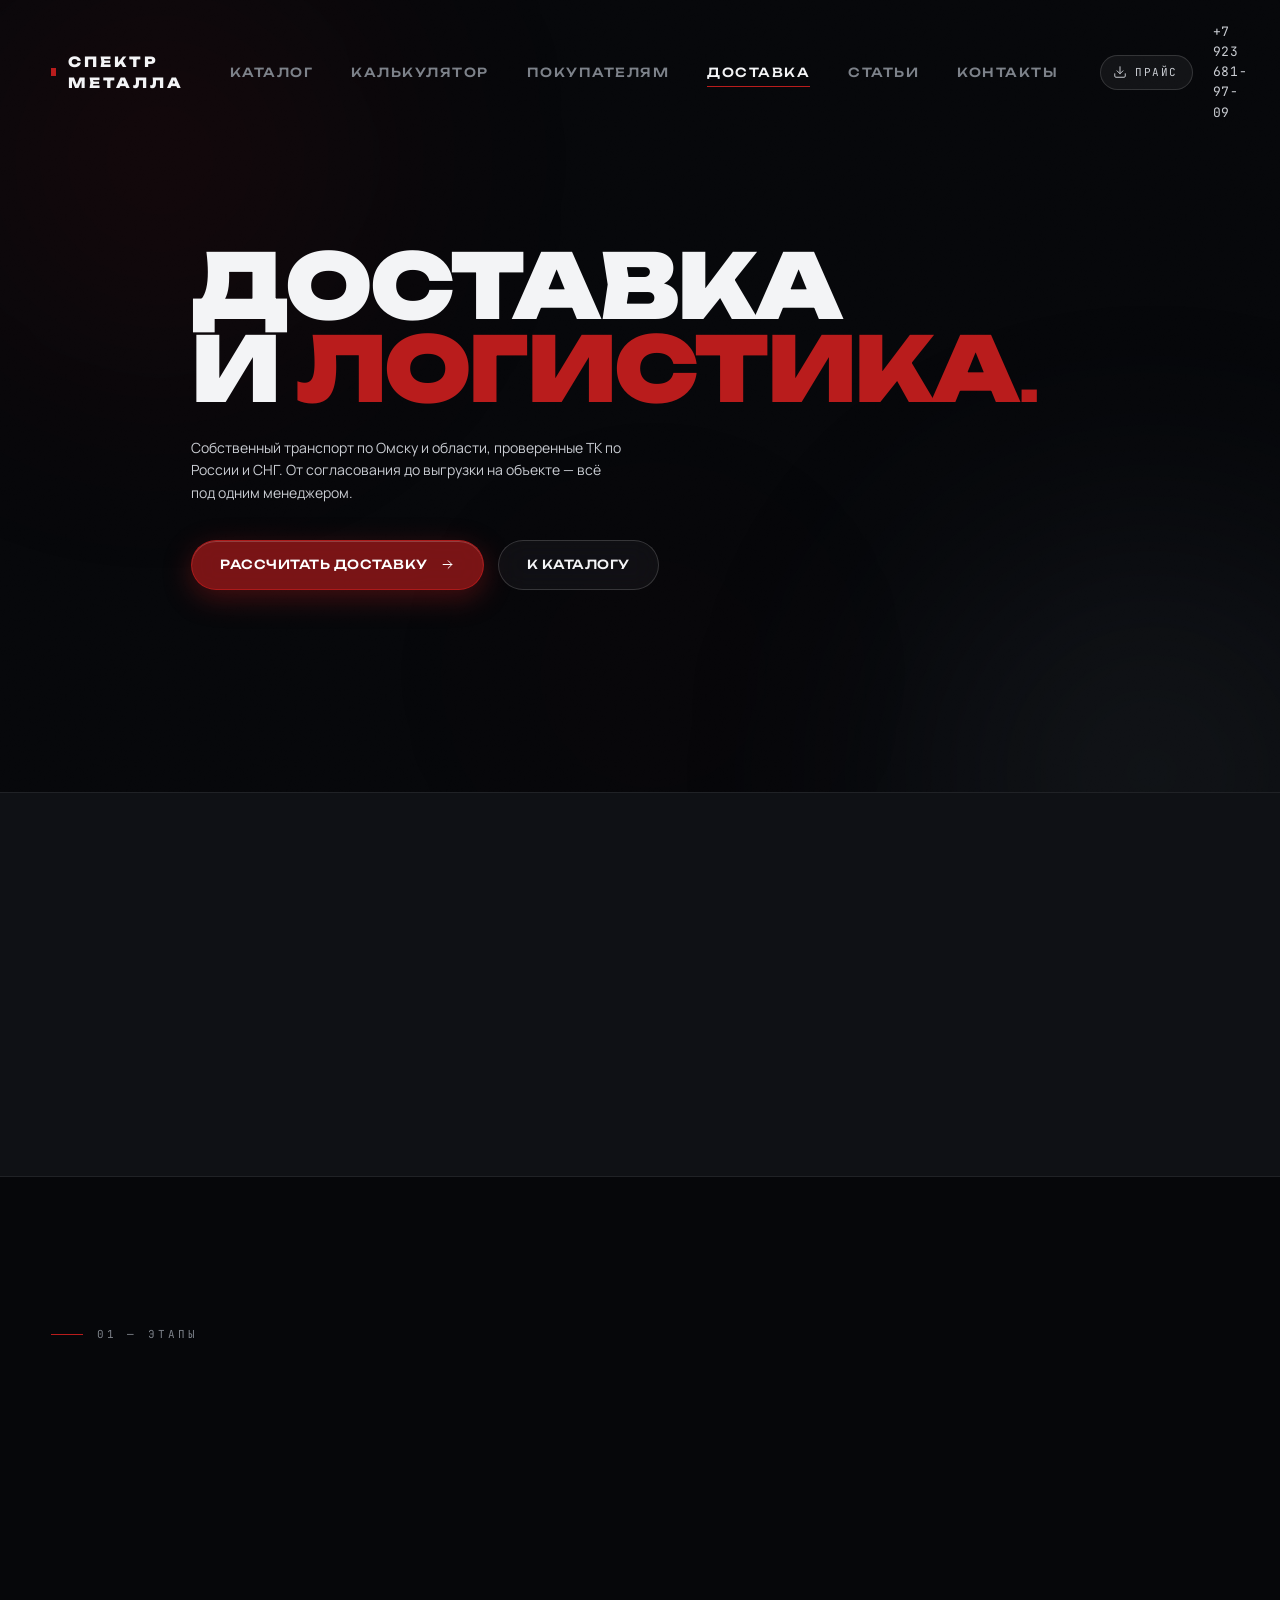
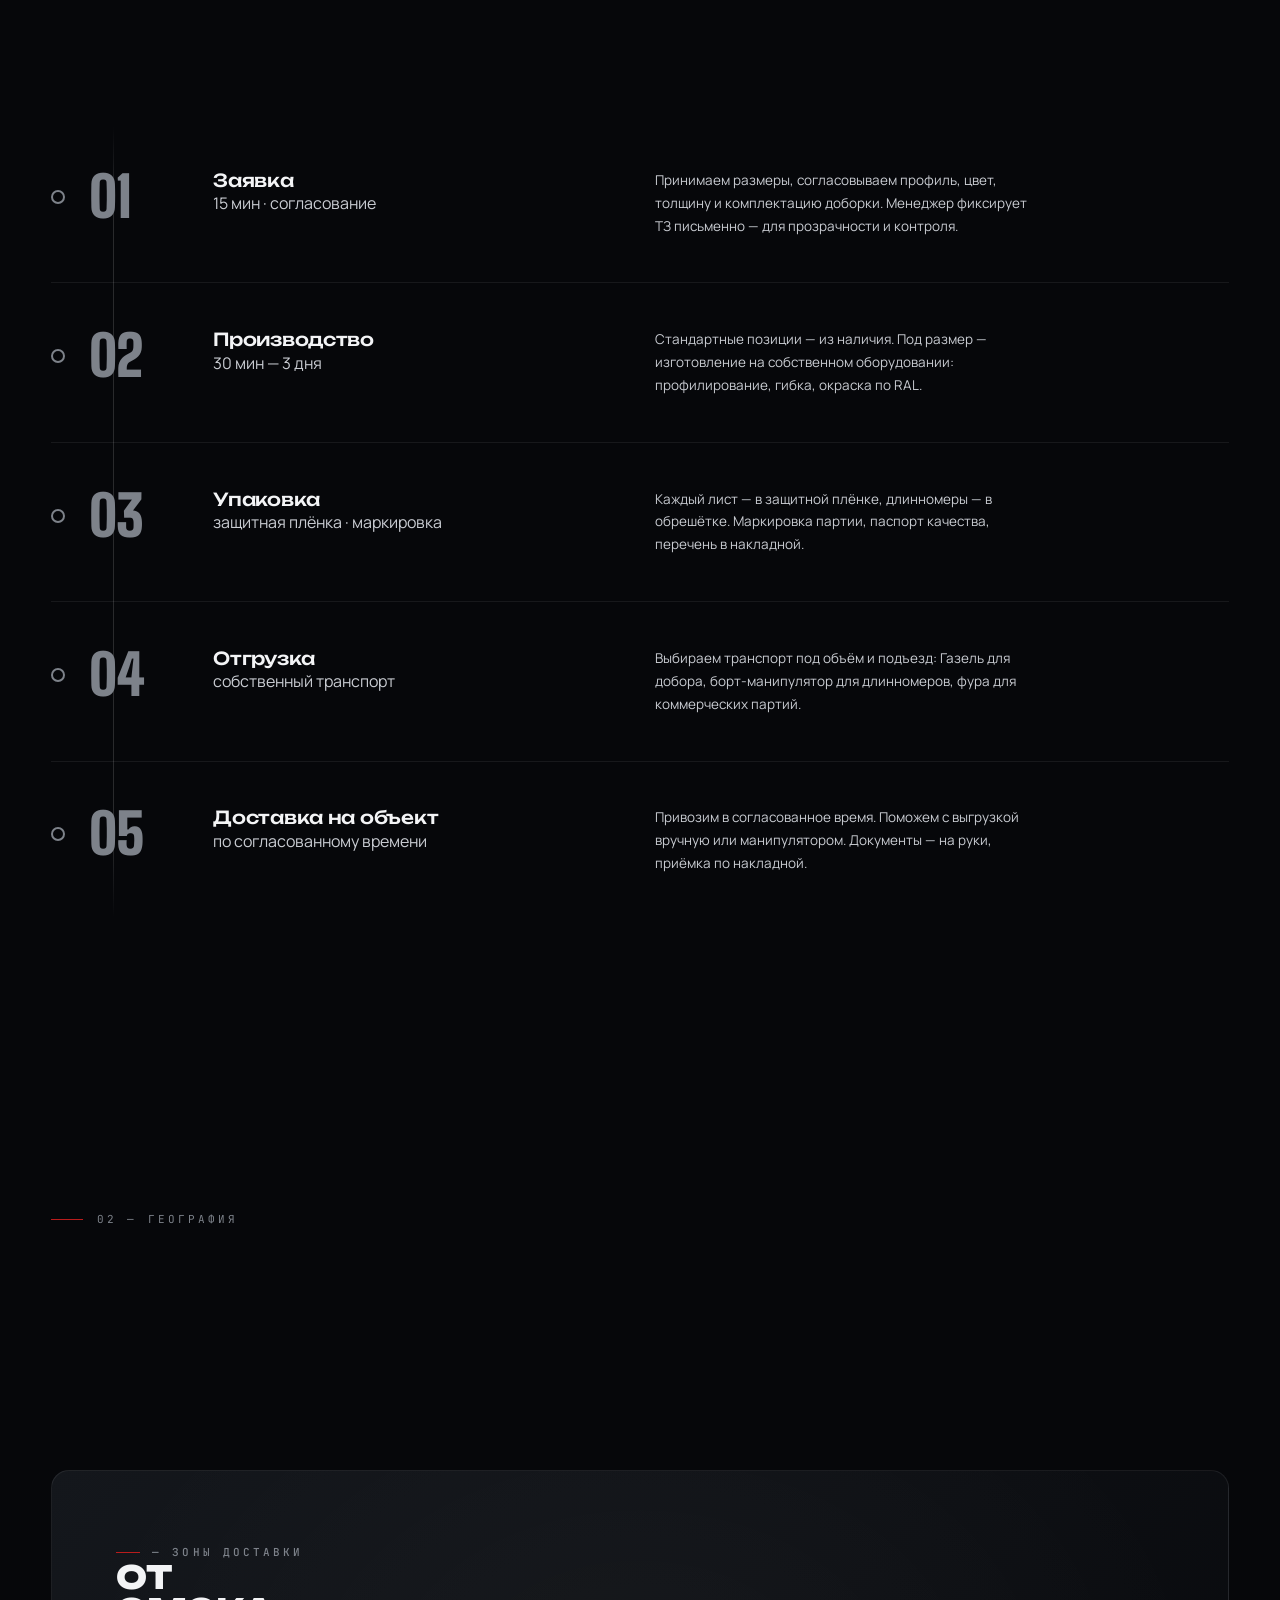
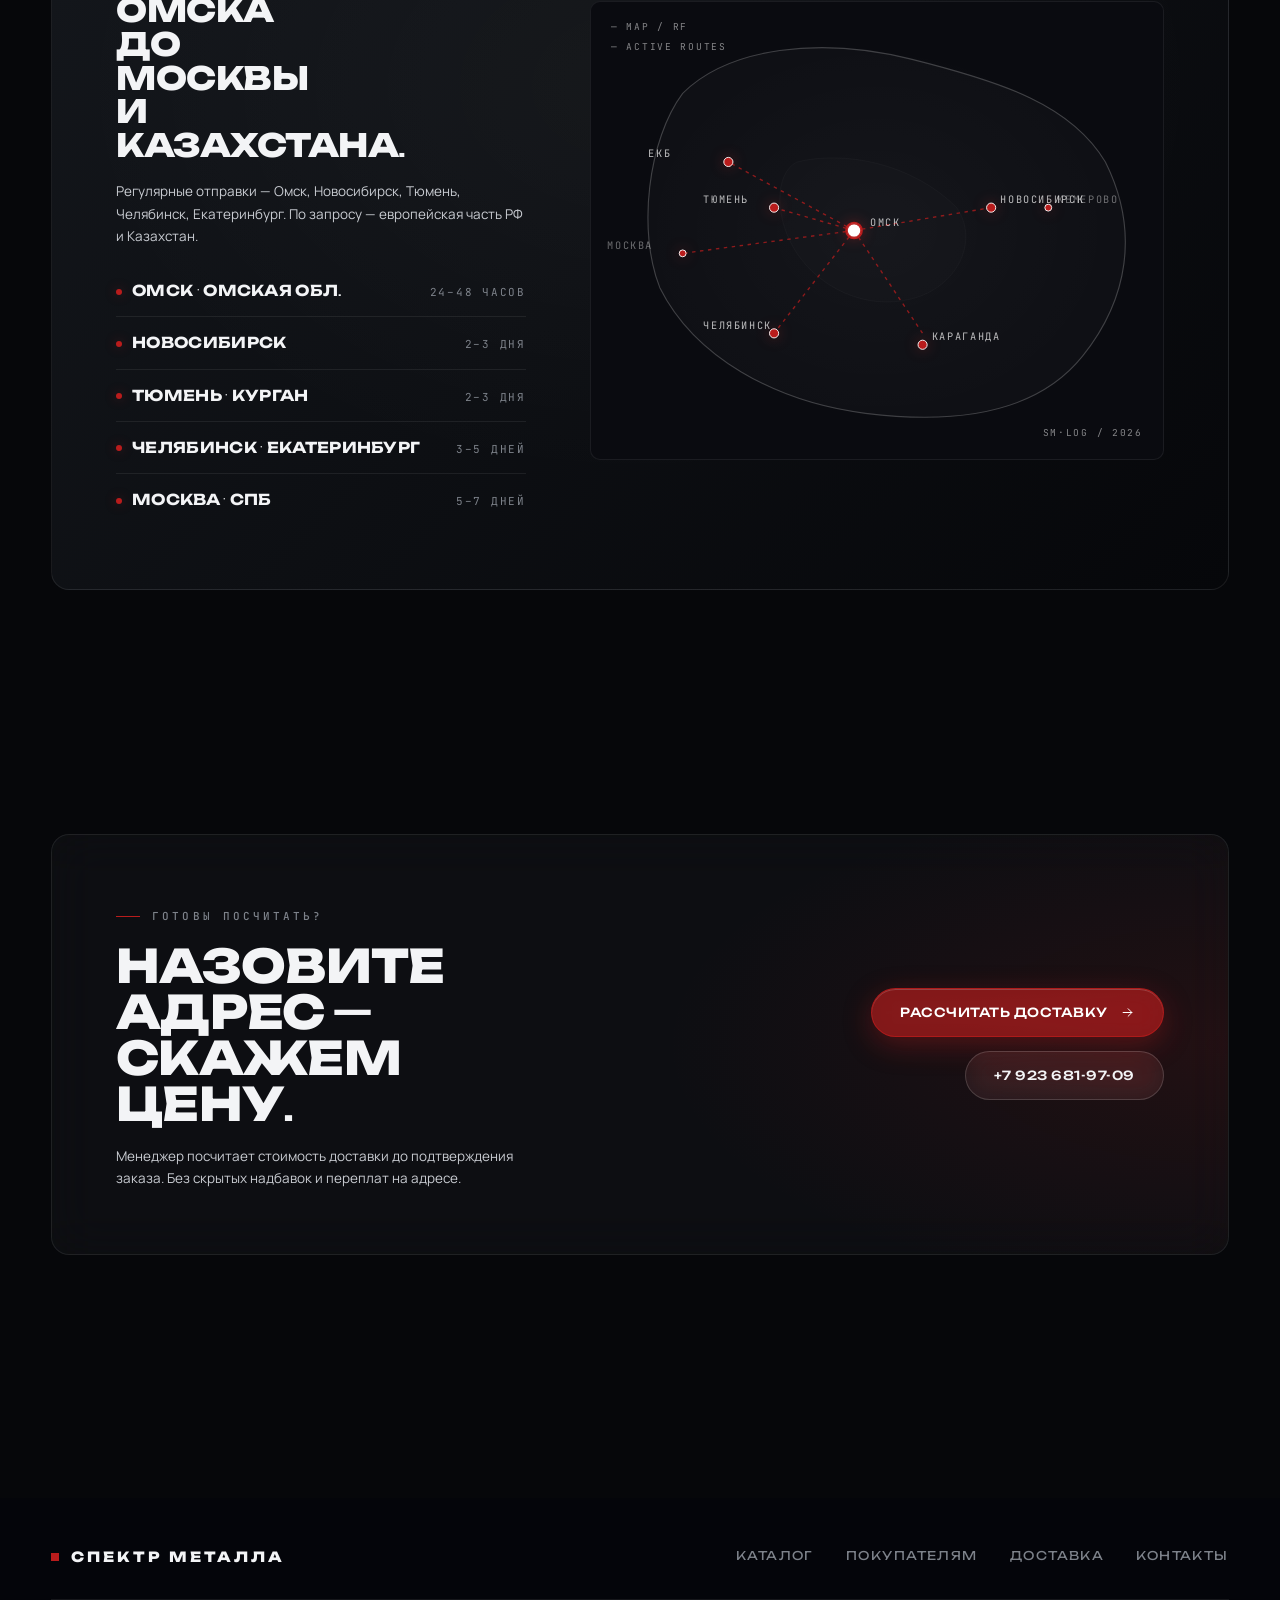
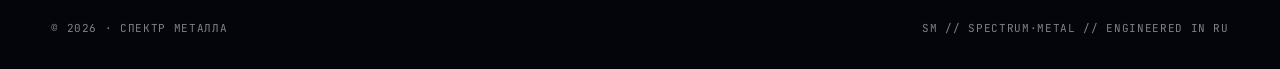
<file: delivery.html>
<!doctype html>
<html lang="ru">
<head>
<meta charset="utf-8" />
<meta name="viewport" content="width=device-width, initial-scale=1, viewport-fit=cover" />
<meta name="theme-color" content="#06070a" />
<title>Доставка и логистика · Спектр Металла</title>
<meta name="description" content="Доставка металлоизделий по Омску, области и всей России. Собственный транспорт, средний срок 48 часов, 1000+ выполненных объектов." />

<link rel="preconnect" href="https://fonts.googleapis.com">
<link rel="preconnect" href="https://fonts.gstatic.com" crossorigin>
<link href="https://fonts.googleapis.com/css2?family=Big+Shoulders+Display:wght@500;700;800;900&family=Unbounded:wght@400;500;600;700&family=Manrope:wght@300;400;500;600;700&family=JetBrains+Mono:wght@400;500&display=swap" rel="stylesheet">

<style>
/* ════════ ТЕМА (синхронизируй с index.html и др. страницами) ════════ */
:root{
  --bg-dark:#06070a;--bg-graphite:#0f1115;--bg-card:#14171c;--bg-near-black:#04050a;
  --text-on-dark:#c9ccd2;--text-on-dark-bright:#f3f4f6;--text-on-dark-dim:#7d828a;--text-on-dark-deep:#4a4f57;
  --accent:#b91c1c;--accent-hover:#dc2626;--accent-glow:rgba(220,38,38,.35);
  --line:rgba(255,255,255,.07);--line-strong:rgba(255,255,255,.14);--line-glass:rgba(255,255,255,.08);
  --f-display:"Big Shoulders Display","Unbounded",system-ui,sans-serif;
  --f-secondary:"Unbounded","Manrope",system-ui,sans-serif;
  --f-body:"Manrope",system-ui,sans-serif;
  --f-mono:"JetBrains Mono",ui-monospace,monospace;
  --gut:clamp(20px,4vw,80px);--section-y:clamp(80px,11vw,180px);
  --r-sm:4px;--r-md:10px;--r-lg:18px;
  --ease:cubic-bezier(.2,.7,.2,1);--ease-out:cubic-bezier(.16,1,.3,1);
}

*{box-sizing:border-box}
html,body{margin:0;padding:0}
html{scroll-behavior:smooth}
body{
  font-family:var(--f-body);font-size:16px;line-height:1.55;color:var(--text-on-dark);
  background:var(--bg-dark);-webkit-font-smoothing:antialiased;-moz-osx-font-smoothing:grayscale;
  overflow-x:hidden;text-rendering:optimizeLegibility;
}
img{max-width:100%;display:block}
a{color:inherit;text-decoration:none;transition:color .25s var(--ease)}
button{font-family:inherit;cursor:pointer}

/* ─── BG ─── */
.bg-stage{position:fixed;inset:0;z-index:0;pointer-events:none;overflow:hidden}
.bg-stage .glow{position:absolute;border-radius:50%;filter:blur(120px);opacity:.5;will-change:transform}
.bg-stage .g1{width:55vw;height:55vw;top:-15vw;left:-15vw;background:radial-gradient(circle, color-mix(in srgb, var(--accent) 26%, transparent), transparent 60%);animation:drift1 28s ease-in-out infinite}
.bg-stage .g2{width:60vw;height:60vw;bottom:-20vw;right:-20vw;background:radial-gradient(circle, color-mix(in srgb, #4b5563 50%, transparent), transparent 60%);animation:drift2 36s ease-in-out infinite}
.bg-stage .g3{width:42vw;height:42vw;top:45%;left:30%;background:radial-gradient(circle, color-mix(in srgb, var(--accent) 10%, transparent), transparent 70%);animation:drift3 44s ease-in-out infinite;opacity:.3}
@keyframes drift1{0%,100%{transform:translate(0,0) scale(1)}50%{transform:translate(8vw,6vw) scale(1.1)}}
@keyframes drift2{0%,100%{transform:translate(0,0) scale(1)}50%{transform:translate(-6vw,-4vw) scale(.95)}}
@keyframes drift3{0%,100%{transform:translate(0,0) scale(1)}50%{transform:translate(-4vw,4vw) scale(1.12)}}
body::after{content:"";position:fixed;inset:0;z-index:1;pointer-events:none;opacity:.06;mix-blend-mode:overlay;background-image:url("data:image/svg+xml;utf8,<svg xmlns='http://www.w3.org/2000/svg' width='160' height='160'><filter id='n'><feTurbulence baseFrequency='0.9' numOctaves='2' stitchTiles='stitch'/><feColorMatrix values='0 0 0 0 1  0 0 0 0 1  0 0 0 0 1  0 0 0 .85 0'/></filter><rect width='160' height='160' filter='url(%23n)'/></svg>")}

.shell{position:relative;z-index:2}
.container{max-width:1440px;margin:0 auto;padding:0 var(--gut)}

/* ─── TYPE ─── */
h1,h2,h3,h4{margin:0;color:var(--text-on-dark-bright);font-weight:600;letter-spacing:-.015em}
h1{font-family:var(--f-display);font-weight:900;font-size:clamp(40px,7vw,104px);line-height:.92;letter-spacing:-.03em;text-transform:uppercase}
h2{font-family:var(--f-display);font-weight:800;font-size:clamp(28px,3.6vw,56px);line-height:1;letter-spacing:-.015em;text-transform:uppercase}
h3{font-family:var(--f-secondary);font-size:clamp(16px,1.4vw,19px);line-height:1.25;font-weight:500}
p{margin:0}

.eyebrow{display:inline-flex;align-items:center;gap:12px;font-family:var(--f-mono);text-transform:uppercase;font-size:11px;letter-spacing:.28em;color:var(--text-on-dark-dim);font-weight:500}
.eyebrow::before{content:"";width:24px;height:1px;background:var(--accent)}
.lead{font-size:clamp(13.5px,1vw,15.5px);line-height:1.65;max-width:54ch;font-weight:400;color:var(--text-on-dark)}

/* ─── BUTTONS ─── */
.btn{
  position:relative;display:inline-flex;align-items:center;gap:12px;
  padding:14px 28px;border-radius:999px;
  font-family:var(--f-secondary);font-weight:500;font-size:12.5px;letter-spacing:.04em;
  border:1px solid transparent;outline:none;
  transition:background .35s var(--ease), color .35s var(--ease), border-color .35s var(--ease), transform .3s var(--ease), box-shadow .35s var(--ease);
  white-space:nowrap;text-decoration:none;text-transform:uppercase;
  backdrop-filter:blur(14px) saturate(160%);
  -webkit-backdrop-filter:blur(14px) saturate(160%);
}
.btn svg{width:15px;height:15px;flex:0 0 auto;transition:transform .3s var(--ease)}
.btn:hover svg{transform:translateX(3px)}
.btn-primary{
  background:rgba(243,244,246,.14);
  color:var(--text-on-dark-bright);
  border-color:rgba(255,255,255,.22);
  box-shadow:inset 0 1px 0 rgba(255,255,255,.12), 0 6px 24px rgba(0,0,0,.25);
}
.btn-primary:hover{
  background:rgba(243,244,246,.24);
  border-color:rgba(255,255,255,.4);
  transform:translateY(-1px);
}
.btn-accent{
  background:color-mix(in srgb, var(--accent) 65%, transparent);
  color:#fff;
  border-color:color-mix(in srgb, var(--accent) 80%, transparent);
  box-shadow:inset 0 1px 0 rgba(255,255,255,.18), 0 8px 28px color-mix(in srgb, var(--accent) 35%, transparent);
}
.btn-accent:hover{
  background:color-mix(in srgb, var(--accent-hover) 80%, transparent);
  border-color:var(--accent-hover);
  transform:translateY(-1px);
  box-shadow:inset 0 1px 0 rgba(255,255,255,.22), 0 12px 32px color-mix(in srgb, var(--accent) 45%, transparent);
}
.btn-ghost{
  background:rgba(255,255,255,.04);
  color:var(--text-on-dark-bright);
  border-color:rgba(255,255,255,.16);
}
.btn-ghost:hover{
  background:rgba(255,255,255,.08);
  border-color:rgba(255,255,255,.32);
}
.btn-sm{padding:11px 22px;font-size:11.5px}
.btn-block{width:100%;justify-content:center}

/* ─── HEADER ─── */
.header{position:fixed;top:0;left:0;right:0;z-index:50;padding:22px 0;background:transparent;border-bottom:1px solid transparent;transition:padding .3s var(--ease), background .3s var(--ease), border-color .3s var(--ease)}
.header.scrolled{padding:14px 0;background:rgba(6,7,10,.78);backdrop-filter:blur(16px) saturate(140%);-webkit-backdrop-filter:blur(16px) saturate(140%);border-bottom-color:var(--line)}
.nav{display:flex;align-items:center;justify-content:space-between;gap:24px}
.wordmark{font-family:var(--f-display);font-weight:800;font-size:14px;letter-spacing:.22em;color:var(--text-on-dark-bright);text-transform:uppercase;display:inline-flex;align-items:center;gap:12px}
.wordmark::before{content:"";width:8px;height:8px;background:var(--accent);display:inline-block}
.nav-list{display:flex;align-items:center;gap:2px;list-style:none;margin:0;padding:0}
.nav-list a{display:inline-block;padding:10px 18px;font-family:var(--f-secondary);font-size:12.5px;font-weight:500;color:var(--text-on-dark-dim);letter-spacing:.12em;text-transform:uppercase;position:relative}
.nav-list a:hover, .nav-list a.active{color:var(--text-on-dark-bright)}
.nav-list a.active::after{content:"";position:absolute;left:18px;right:18px;bottom:5px;height:1px;background:var(--accent)}
.nav-tel{font-family:var(--f-mono);font-size:13px;color:var(--text-on-dark);letter-spacing:.04em}
.nav-tel:hover{color:var(--text-on-dark-bright)}
.burger{display:none;background:transparent;border:1px solid var(--line-strong);width:42px;height:42px;border-radius:var(--r-sm);color:var(--text-on-dark-bright);align-items:center;justify-content:center}
.burger svg{width:18px;height:18px}

/* ════════════════════════════════════════════════════════════════
   HERO с logistics-визуалом
   ════════════════════════════════════════════════════════════════ */
.hero{position:relative;padding:clamp(140px,16vw,220px) 0 clamp(72px,9vw,120px);min-height:88vh;display:flex;align-items:center}
.hero-inner{position:relative;display:block;width:100%;max-width:1000px}
.hero-text{position:relative;z-index:3}
.hero-label{display:inline-flex;align-items:center;gap:14px;font-family:var(--f-mono);font-size:11px;letter-spacing:.28em;color:var(--text-on-dark-dim);text-transform:uppercase;margin-bottom:32px}
.hero-label .dot{width:6px;height:6px;background:var(--accent);border-radius:50%}
.hero-label .bar{width:40px;height:1px;background:var(--line-strong)}
.hero-title{margin:0 0 28px}
.hero-title em{font-style:normal;color:var(--accent)}
.hero-desc{font-family:var(--f-body);font-size:clamp(14px,.95vw,16px);color:var(--text-on-dark);max-width:48ch;line-height:1.6;margin-bottom:36px}
.hero-actions{display:flex;flex-wrap:wrap;gap:14px;margin-bottom:48px}

/* logistics visualization — animated SVG */
.logistics-viz{
  position:relative;aspect-ratio:1/1;width:100%;max-width:540px;justify-self:end;
  border-radius:var(--r-md);overflow:hidden;
  border:1px solid var(--line-glass);
  background:
    radial-gradient(60% 60% at 35% 35%, color-mix(in srgb, var(--accent) 14%, transparent), transparent 70%),
    linear-gradient(135deg, #14171c 0%, #06070a 100%);
  box-shadow:0 30px 80px -30px rgba(0,0,0,.7);
  will-change:transform;
}
.logistics-viz .corner{position:absolute;width:14px;height:14px;border-color:var(--text-on-dark-bright);opacity:.5}
.logistics-viz .corner.tl{top:12px;left:12px;border-top:1px solid;border-left:1px solid}
.logistics-viz .corner.tr{top:12px;right:12px;border-top:1px solid;border-right:1px solid}
.logistics-viz .corner.bl{bottom:12px;left:12px;border-bottom:1px solid;border-left:1px solid}
.logistics-viz .corner.br{bottom:12px;right:12px;border-bottom:1px solid;border-right:1px solid}
.logistics-viz .label{position:absolute;font-family:var(--f-mono);font-size:10px;color:rgba(255,255,255,.55);letter-spacing:.24em;text-transform:uppercase}
.logistics-viz .label.tl{top:24px;left:32px}
.logistics-viz .label.tr{top:24px;right:24px;text-align:right}
.logistics-viz .label.bl{bottom:24px;left:32px}
.logistics-viz .label.br{bottom:24px;right:24px;text-align:right}

.logistics-viz svg{position:absolute;inset:8% 6% 12% 6%;width:88%;height:84%}
.logistics-viz .route{fill:none;stroke:var(--accent);stroke-width:1.4;stroke-dasharray:4 5;stroke-dashoffset:0;animation:dashFlow 4s linear infinite}
.logistics-viz .route-faint{fill:none;stroke:rgba(255,255,255,.18);stroke-width:1;stroke-dasharray:2 5}
@keyframes dashFlow{to{stroke-dashoffset:-90}}
.logistics-viz .node{fill:var(--bg-dark);stroke:rgba(255,255,255,.4);stroke-width:1}
.logistics-viz .node.hub{fill:var(--accent);stroke:#fff;stroke-width:1.5}
.logistics-viz .pulse{fill:none;stroke:var(--accent);opacity:.7;transform-origin:center;transform-box:fill-box}
.logistics-viz .pulse.p1{animation:pulse 3s ease-out infinite}
.logistics-viz .pulse.p2{animation:pulse 3s ease-out infinite;animation-delay:1s}
.logistics-viz .pulse.p3{animation:pulse 3s ease-out infinite;animation-delay:2s}
@keyframes pulse{from{r:6;opacity:.8}to{r:40;opacity:0}}
.logistics-viz .city-label{font-family:"JetBrains Mono",monospace;font-size:8px;fill:rgba(255,255,255,.55);letter-spacing:.18em;text-transform:uppercase}

/* ════════════════════════════════════════════════════════════════
   STATS
   ════════════════════════════════════════════════════════════════ */
.stats{
  background:var(--bg-graphite);
  padding:clamp(48px,6vw,80px) 0;
  border-top:1px solid var(--line);border-bottom:1px solid var(--line);
}
.stats-grid{display:grid;grid-template-columns:repeat(3,1fr);gap:clamp(20px,3vw,48px)}
.stat{display:flex;flex-direction:column;gap:14px;padding-left:24px;border-left:1px solid var(--line)}
.stat-num{
  font-family:var(--f-display);font-weight:900;
  font-size:clamp(36px,5vw,68px);
  line-height:.9;letter-spacing:-.03em;text-transform:uppercase;
  color:var(--text-on-dark-bright);
}
.stat-num em{font-style:normal;color:var(--accent)}
.stat-label{font-family:var(--f-mono);font-size:11px;letter-spacing:.24em;color:var(--text-on-dark-dim);text-transform:uppercase}
.stat-desc{font-size:13.5px;color:var(--text-on-dark-dim);line-height:1.6;max-width:30ch;margin-top:4px}

/* ════════════════════════════════════════════════════════════════
   SECTION FRAME
   ════════════════════════════════════════════════════════════════ */
.section{position:relative;padding:var(--section-y) 0}
.section-head{display:grid;grid-template-columns:1fr 1fr;gap:clamp(32px,6vw,96px);align-items:end;margin-bottom:clamp(48px,7vw,80px)}
.section-head h2{max-width:14ch}
.section-head .lead{max-width:46ch}
.section-index{font-family:var(--f-mono);font-size:11px;letter-spacing:.28em;color:var(--text-on-dark-dim);text-transform:uppercase;display:inline-flex;align-items:center;gap:14px;margin-bottom:24px}
.section-index::before{content:"";width:32px;height:1px;background:var(--accent)}

/* ════════════════════════════════════════════════════════════════
   TIMELINE  — 5 этапов
   ════════════════════════════════════════════════════════════════ */
.timeline{position:relative;display:grid;gap:0;max-width:1180px;margin:0 auto}
.timeline::before{
  content:"";position:absolute;left:62px;top:0;bottom:0;width:1px;
  background:linear-gradient(180deg, transparent 0%, var(--line-strong) 10%, var(--line-strong) 90%, transparent 100%);
}
.tl-step{
  position:relative;display:grid;
  grid-template-columns:130px 1fr 1.4fr;
  gap:32px;align-items:flex-start;
  padding:clamp(28px,3.5vw,48px) 0;
  border-bottom:1px solid var(--line);
  transition:padding-left .4s var(--ease);
}
.tl-step:last-child{border-bottom:none}
.tl-step:hover{padding-left:12px}
.tl-step:hover .tl-node{
  background:var(--accent);border-color:var(--accent);
  box-shadow:0 0 0 6px color-mix(in srgb, var(--accent) 16%, transparent), 0 0 40px var(--accent-glow);
}
.tl-step:hover .tl-num{color:var(--accent)}
.tl-num-wrap{position:relative;display:flex;align-items:center;gap:24px;z-index:2}
.tl-node{
  position:relative;width:14px;height:14px;border-radius:50%;
  background:var(--bg-dark);
  border:2px solid var(--text-on-dark-dim);
  flex:0 0 auto;
  transition:all .4s var(--ease);
  z-index:2;
}
.tl-num{
  font-family:var(--f-display);font-weight:900;font-size:clamp(36px,4.5vw,56px);
  line-height:1;letter-spacing:-.03em;color:var(--text-on-dark-dim);
  text-transform:uppercase;transition:color .4s var(--ease);
}
.tl-content h3{
  font-family:var(--f-display);font-weight:800;font-size:clamp(18px,1.7vw,24px);
  line-height:1.05;color:var(--text-on-dark-bright);text-transform:uppercase;letter-spacing:-.01em;margin-bottom:10px;
}
.tl-content .meta{font-family:var(--f-mono);font-size:11px;letter-spacing:.22em;color:var(--text-on-dark-dim);text-transform:uppercase;margin-top:8px}
.tl-desc{font-size:13.5px;color:var(--text-on-dark);line-height:1.7;max-width:48ch}

/* ════════════════════════════════════════════════════════════════
   MAP — geographic coverage
   ════════════════════════════════════════════════════════════════ */
.map-block{
  position:relative;
  border-radius:var(--r-lg);overflow:hidden;
  background:
    radial-gradient(70% 80% at 50% 30%, rgba(255,255,255,.03), transparent 70%),
    linear-gradient(135deg, #14171c 0%, #06070a 100%);
  border:1px solid var(--line-glass);
  padding:clamp(36px,5vw,72px);
  display:grid;grid-template-columns:1fr 1.4fr;gap:clamp(32px,5vw,72px);align-items:center;
}
.map-info h3{
  font-family:var(--f-display);font-weight:800;font-size:clamp(22px,2.5vw,34px);
  line-height:1.05;color:var(--text-on-dark-bright);text-transform:uppercase;letter-spacing:-.015em;
  margin-bottom:18px;max-width:14ch;
}
.map-info .lead{margin-bottom:32px}
.map-list{list-style:none;margin:0;padding:0;display:grid;gap:14px}
.map-list li{
  display:flex;justify-content:space-between;align-items:baseline;gap:16px;
  padding-bottom:14px;border-bottom:1px solid var(--line);
}
.map-list li:last-child{border-bottom:none}
.map-list .city{font-family:var(--f-display);font-weight:700;font-size:15px;color:var(--text-on-dark-bright);text-transform:uppercase;letter-spacing:.02em}
.map-list .city .dot{display:inline-block;width:6px;height:6px;border-radius:50%;background:var(--accent);margin-right:10px;box-shadow:0 0 12px var(--accent-glow);vertical-align:middle}
.map-list .when{font-family:var(--f-mono);font-size:11px;color:var(--text-on-dark-dim);letter-spacing:.16em;text-transform:uppercase}

.map-canvas{
  position:relative;aspect-ratio:5/4;
  border:1px solid var(--line);border-radius:var(--r-md);overflow:hidden;
  background:
    radial-gradient(60% 60% at 50% 50%, rgba(255,255,255,.025), transparent 70%),
    #0a0b10;
}
.map-canvas svg{position:absolute;inset:0;width:100%;height:100%}
.map-outline{fill:none;stroke:rgba(255,255,255,.18);stroke-width:1;stroke-linejoin:round}
.map-region{fill:rgba(255,255,255,.018);stroke:rgba(255,255,255,.08);stroke-width:.5}
.map-route{fill:none;stroke:color-mix(in srgb, var(--accent) 75%, transparent);stroke-width:1.2;stroke-dasharray:3 4;animation:dashFlow 4s linear infinite}
.map-pin{fill:var(--accent);stroke:#fff;stroke-width:.8;filter:drop-shadow(0 0 6px var(--accent-glow))}
.map-pin.hub{fill:#fff;stroke:var(--accent);stroke-width:1.5}
.map-pulse{fill:none;stroke:var(--accent);opacity:.6;transform-origin:center;transform-box:fill-box}
.map-pulse.p1{animation:pulse 3.2s ease-out infinite}
.map-pulse.p2{animation:pulse 3.2s ease-out infinite;animation-delay:.8s}
.map-pulse.p3{animation:pulse 3.2s ease-out infinite;animation-delay:1.6s}
.map-pulse.p4{animation:pulse 3.2s ease-out infinite;animation-delay:2.4s}
.map-city{font-family:"JetBrains Mono",monospace;font-size:9px;fill:rgba(255,255,255,.72);letter-spacing:.16em;text-transform:uppercase}
.map-city.dim{fill:rgba(255,255,255,.4)}

.map-canvas .legend{
  position:absolute;top:18px;left:20px;
  display:flex;flex-direction:column;gap:6px;
  font-family:var(--f-mono);font-size:9.5px;letter-spacing:.18em;color:rgba(255,255,255,.5);text-transform:uppercase;
}
.map-canvas .meta-br{position:absolute;bottom:18px;right:20px;font-family:var(--f-mono);font-size:9.5px;letter-spacing:.18em;color:rgba(255,255,255,.5);text-transform:uppercase}

/* ════════════════════════════════════════════════════════════════
   FINAL CTA
   ════════════════════════════════════════════════════════════════ */
.final-cta{position:relative;padding:clamp(64px,8vw,120px) 0;margin-bottom:var(--section-y)}
.final-cta-card{
  position:relative;border-radius:var(--r-lg);overflow:hidden;
  background:rgba(255,255,255,.03);
  backdrop-filter:blur(24px) saturate(140%);-webkit-backdrop-filter:blur(24px) saturate(140%);
  border:1px solid var(--line-glass);
  padding:clamp(40px,5vw,72px);
  display:grid;grid-template-columns:1.2fr .8fr;gap:48px;align-items:center;
}
.final-cta-card::before{content:"";position:absolute;inset:0;pointer-events:none;background:radial-gradient(80% 100% at 100% 50%, color-mix(in srgb, var(--accent) 12%, transparent), transparent 60%)}
.final-cta-card h2{margin:18px 0 18px;max-width:14ch}
.final-cta-actions{display:flex;flex-wrap:wrap;gap:14px;justify-content:flex-end}

/* ─── FOOTER ─── */
.footer{background:var(--bg-near-black);color:var(--text-on-dark-dim);padding:48px 0 32px;position:relative;z-index:2}
.footer-row{display:flex;justify-content:space-between;align-items:center;gap:24px;flex-wrap:wrap}
.footer-nav{display:flex;gap:32px;flex-wrap:wrap;list-style:none;padding:0;margin:0;font-family:var(--f-secondary);font-size:12px;letter-spacing:.12em;text-transform:uppercase}
.footer-nav a{color:var(--text-on-dark-dim)}
.footer-nav a:hover{color:var(--text-on-dark-bright)}
.footer-bot{margin-top:32px;padding-top:20px;border-top:1px solid var(--line);display:flex;justify-content:space-between;align-items:center;gap:24px;flex-wrap:wrap;font-size:11px;color:var(--text-on-dark-dim);font-family:var(--f-mono);letter-spacing:.06em;text-transform:uppercase}

/* ─── REVEAL ─── */
.reveal{opacity:0;transform:translateY(28px);transition:opacity 1.2s var(--ease-out), transform 1.2s var(--ease-out)}
.reveal.in{opacity:1;transform:translateY(0)}
.reveal.d1{transition-delay:.1s}.reveal.d2{transition-delay:.2s}.reveal.d3{transition-delay:.3s}.reveal.d4{transition-delay:.4s}.reveal.d5{transition-delay:.5s}

.progress{position:fixed;top:0;left:0;right:0;height:1px;z-index:60;pointer-events:none}
.progress span{display:block;height:100%;width:0;background:var(--accent);transition:width .15s linear}

/* ─── RESPONSIVE ─── */
@media (max-width:1100px){
  .hero-inner,.final-cta-card,.section-head,.map-block{grid-template-columns:1fr;gap:40px}
  .logistics-viz{justify-self:start;max-width:480px}
  .stats-grid{grid-template-columns:1fr;gap:32px}
  .stat:nth-child(2n+1){border-left:1px solid var(--line)}
  .final-cta-actions{justify-content:flex-start}
  .timeline::before{left:32px}
  .tl-step{grid-template-columns:80px 1fr;gap:24px;padding:32px 0}
  .tl-content{grid-column:1 / -1;margin-top:8px}
}
@media (max-width:720px){
  .nav-list,.nav-tel{display:none}
  .burger{display:inline-flex}
  .hero{padding-top:120px;min-height:auto}
  .footer-row{flex-direction:column;align-items:flex-start;gap:20px}
  .tl-num{font-size:34px}
}
@media (prefers-reduced-motion:reduce){
  *,*::before,*::after{animation-duration:.001ms !important;transition-duration:.001ms !important}
}
</style>

<!-- ═══ SEO: OG + Schema.org — вставлено site-bootstrap ═══ -->
<link rel="canonical" href="https://spectr-metalla.ru/delivery.html" />
<meta property="og:type" content="website" />
<meta property="og:locale" content="ru_RU" />
<meta property="og:site_name" content="Спектр Металла" />
<meta property="og:title" content="Доставка по Омску и России · Спектр Металла" />
<meta property="og:description" content="Доставка металлоизделий по Омску, области и всей России собственным транспортом и проверенными ТК." />
<meta property="og:url" content="https://spectr-metalla.ru/delivery.html" />
<meta property="og:image" content="https://spectr-metalla.ru/roof-tile.png" />
<meta name="twitter:card" content="summary_large_image" />

<script type="application/ld+json">
{
  "@context": "https://schema.org",
  "@type": "LocalBusiness",
  "@id": "https://spectr-metalla.ru/#org",
  "name": "Спектр Металла",
  "description": "Производство и продажа кровельных, фасадных материалов, профнастила, металлочерепицы, водосточных систем, доборных элементов. Изготовление металлоизделий по размерам клиента.",
  "image": "https://spectr-metalla.ru/roof-tile.png",
  "url": "https://spectr-metalla.ru/",
  "telephone": ["+7 923 681-97-09","+7 929 360-80-30"],
  "priceRange": "₽₽",
  "address": {
    "@type": "PostalAddress",
    "streetAddress": "проспект Мира, 191",
    "addressLocality": "Омск",
    "postalCode": "644085",
    "addressRegion": "Омская область",
    "addressCountry": "RU"
  },
  "openingHoursSpecification": [{
    "@type": "OpeningHoursSpecification",
    "dayOfWeek": ["Monday","Tuesday","Wednesday","Thursday","Friday","Saturday"],
    "opens": "09:00",
    "closes": "19:00"
  }],
  "areaServed": [
    {"@type":"City","name":"Омск"},
    {"@type":"State","name":"Омская область"},
    {"@type":"Country","name":"Россия"}
  ],
  "sameAs": []
}
</script>
<link rel="stylesheet" href="assets/site.css">
<!-- ═══ end SEO ═══ -->
</head>
<body>

<div class="bg-stage" aria-hidden="true">
  <div class="glow g1"></div><div class="glow g2"></div><div class="glow g3"></div>
</div>

<div class="progress" aria-hidden="true"><span id="progressBar"></span></div>

<!-- HEADER -->
<header class="header" id="header">
  <div class="container nav">
    <a href="index.html" class="wordmark">Спектр Металла</a>
    <nav>
      <ul class="nav-list">
        <li><a href="catalog.html">Каталог</a></li>
        <li><a href="calculator.html">Калькулятор</a></li><li><a href="buyers.html">Покупателям</a></li>
        <li><a href="delivery.html" class="active">Доставка</a></li>
        <li><a href="blog.html">Статьи</a></li><li><a href="contacts.html">Контакты</a></li>
      </ul>
    </nav>
    <div style="display:flex;align-items:center;gap:20px">
      <a href="price-spectr-metalla.txt" download class="btn-download"><svg viewBox="0 0 24 24" fill="none" stroke="currentColor" stroke-width="1.7" stroke-linecap="round" stroke-linejoin="round"><path d="M21 15v4a2 2 0 0 1-2 2H5a2 2 0 0 1-2-2v-4M7 10l5 5 5-5M12 15V3"/></svg>Прайс</a>
      <a href="tel:+79236819709" class="nav-tel">+7 923 681-97-09</a>
      <button class="burger" aria-label="Открыть меню">
        <svg viewBox="0 0 24 24" fill="none" stroke="currentColor" stroke-width="1.6" stroke-linecap="round"><path d="M4 7h16M4 12h16M4 17h16"/></svg>
      </button>
    </div>
  </div>
</header>

<!-- ═══ Mobile menu (site-bootstrap) ═══ -->
<aside class="mobile-menu" id="mobileMenu">
  <div class="mobile-menu-head">
    <a href="index.html" class="wordmark">Спектр Металла</a>
    <button class="mobile-menu-close" aria-label="Закрыть"><svg viewBox="0 0 24 24" fill="none" stroke="currentColor" stroke-width="1.8" stroke-linecap="round"><path d="M6 6l12 12M6 18L18 6"/></svg></button>
  </div>
  <ul class="mobile-menu-list">
    <li><a href="catalog.html">Каталог</a></li>
    <li><a href="calculator.html">Калькулятор</a></li>
    <li><a href="buyers.html">Покупателям</a></li>
    <li><a href="delivery.html" class="active">Доставка</a></li>
    <li><a href="blog.html">Статьи</a></li>
    <li><a href="contacts.html">Контакты</a></li>
    <li><a href="price-spectr-metalla.txt" download>Скачать прайс</a></li>
  </ul>
  <div class="mobile-menu-foot">
    <a href="tel:+79236819709" class="phone">+7 923 681-97-09</a>
    <span class="addr">г. Омск, пр. Мира, 191 · Пн–Сб · 09:00–19:00</span>
  </div>
</aside>



<main class="shell" id="top">

  <!-- ════════ HERO ════════ -->
  <section class="hero">
    <div class="container hero-inner">

      <div class="hero-text reveal">
        <h1 class="hero-title">
          Доставка<br/>и&nbsp;<em>логистика.</em>
        </h1>
        <p class="hero-desc">
          Собственный транспорт по Омску и области, проверенные ТК по России и СНГ. От согласования до выгрузки на объекте — всё под одним менеджером.
        </p>
        <div class="hero-actions">
          <a href="contacts.html" class="btn btn-accent">
            Рассчитать доставку
            <svg viewBox="0 0 24 24" fill="none" stroke="currentColor" stroke-width="1.6" stroke-linecap="round" stroke-linejoin="round"><path d="M5 12h14M13 6l6 6-6 6"/></svg>
          </a>
          <a href="catalog.html" class="btn btn-ghost">К каталогу</a>
        </div>
      </div>

    </div>
  </section>


  <!-- ════════ STATS ════════ -->
  <section class="stats">
    <div class="container stats-grid">
      <div class="stat reveal">
        <div class="stat-label">— 01 · Скорость</div>
        <div class="stat-num"><em>48</em> часов</div>
        <p class="stat-desc">Средний срок от заявки до выгрузки на объекте в Омске и области.</p>
      </div>
      <div class="stat reveal d1">
        <div class="stat-label">— 02 · Опыт</div>
        <div class="stat-num"><em>1000+</em></div>
        <p class="stat-desc">Закрытых объектов: частные дома, СНТ, коммерческие крыши, ангары.</p>
      </div>
      <div class="stat reveal d2">
        <div class="stat-label">— 03 · Транспорт</div>
        <div class="stat-num">Свой<br/><em>парк</em></div>
        <p class="stat-desc">Газель, бортовой манипулятор, фура — выбираем под объём и подъезд.</p>
      </div>
    </div>
  </section>


  <!-- ════════ TIMELINE ════════ -->
  <section class="section">
    <div class="container">
      <div class="section-head">
        <div>
          <div class="section-index">01 — Этапы</div>
          <h2 class="reveal">Пять шагов —<br/>от заявки<br/>до объекта.</h2>
        </div>
        <p class="lead reveal d2">Заказ ведёт один менеджер. На каждом этапе — фиксируемые сроки. Без передачи между отделами и потерянных деталей.</p>
      </div>

      <div class="timeline">

        <div class="tl-step reveal">
          <div class="tl-num-wrap">
            <span class="tl-node"></span>
            <span class="tl-num">01</span>
          </div>
          <div>
            <h3>Заявка</h3>
            <div class="meta">15 мин · согласование</div>
          </div>
          <p class="tl-desc">Принимаем размеры, согласовываем профиль, цвет, толщину и комплектацию доборки. Менеджер фиксирует ТЗ письменно — для прозрачности и контроля.</p>
        </div>

        <div class="tl-step reveal">
          <div class="tl-num-wrap">
            <span class="tl-node"></span>
            <span class="tl-num">02</span>
          </div>
          <div>
            <h3>Производство</h3>
            <div class="meta">30 мин — 3 дня</div>
          </div>
          <p class="tl-desc">Стандартные позиции — из наличия. Под размер — изготовление на собственном оборудовании: профилирование, гибка, окраска по RAL.</p>
        </div>

        <div class="tl-step reveal">
          <div class="tl-num-wrap">
            <span class="tl-node"></span>
            <span class="tl-num">03</span>
          </div>
          <div>
            <h3>Упаковка</h3>
            <div class="meta">защитная плёнка · маркировка</div>
          </div>
          <p class="tl-desc">Каждый лист — в защитной плёнке, длинномеры — в обрешётке. Маркировка партии, паспорт качества, перечень в накладной.</p>
        </div>

        <div class="tl-step reveal">
          <div class="tl-num-wrap">
            <span class="tl-node"></span>
            <span class="tl-num">04</span>
          </div>
          <div>
            <h3>Отгрузка</h3>
            <div class="meta">собственный транспорт</div>
          </div>
          <p class="tl-desc">Выбираем транспорт под объём и подъезд: Газель для добора, борт-манипулятор для длинномеров, фура для коммерческих партий.</p>
        </div>

        <div class="tl-step reveal">
          <div class="tl-num-wrap">
            <span class="tl-node"></span>
            <span class="tl-num">05</span>
          </div>
          <div>
            <h3>Доставка на объект</h3>
            <div class="meta">по согласованному времени</div>
          </div>
          <p class="tl-desc">Привозим в согласованное время. Поможем с выгрузкой вручную или манипулятором. Документы — на руки, приёмка по накладной.</p>
        </div>

      </div>
    </div>
  </section>


  <!-- ════════ MAP ════════ -->
  <section class="section">
    <div class="container">
      <div class="section-head">
        <div>
          <div class="section-index">02 — География</div>
          <h2 class="reveal">Возим по всей<br/>стране.</h2>
        </div>
        <p class="lead reveal d2">Омск и область — собственным транспортом, по России — проверенными ТК. Стоимость доставки и срок называем до оплаты.</p>
      </div>

      <div class="map-block reveal">
        <div class="map-info">
          <div class="eyebrow">— Зоны доставки</div>
          <h3>От Омска до Москвы и Казахстана.</h3>
          <p class="lead">Регулярные отправки — Омск, Новосибирск, Тюмень, Челябинск, Екатеринбург. По запросу — европейская часть РФ и Казахстан.</p>

          <ul class="map-list">
            <li>
              <span class="city"><span class="dot"></span>Омск · Омская обл.</span>
              <span class="when">24–48 часов</span>
            </li>
            <li>
              <span class="city"><span class="dot"></span>Новосибирск</span>
              <span class="when">2–3 дня</span>
            </li>
            <li>
              <span class="city"><span class="dot"></span>Тюмень · Курган</span>
              <span class="when">2–3 дня</span>
            </li>
            <li>
              <span class="city"><span class="dot"></span>Челябинск · Екатеринбург</span>
              <span class="when">3–5 дней</span>
            </li>
            <li>
              <span class="city"><span class="dot"></span>Москва · СПб</span>
              <span class="when">5–7 дней</span>
            </li>
          </ul>
        </div>

        <div class="map-canvas">
          <div class="legend">
            <span>— Map / RF</span>
            <span>— Active routes</span>
          </div>
          <div class="meta-br">SM·LOG / 2026</div>

          <svg viewBox="0 0 500 400" preserveAspectRatio="xMidYMid meet">
            <!-- упрощённый контур европейской части РФ — абстрактный -->
            <path class="map-region" d="M80,80 C120,40 200,30 280,50 C360,70 420,90 450,140 C480,200 470,260 430,310 C390,360 320,370 240,360 C160,350 90,310 60,250 C40,200 50,120 80,80 Z"/>
            <path class="map-outline" d="M80,80 C120,40 200,30 280,50 C360,70 420,90 450,140 C480,200 470,260 430,310 C390,360 320,370 240,360 C160,350 90,310 60,250 C40,200 50,120 80,80 Z"/>

            <!-- мелкие подсказки границ внутри -->
            <path class="map-region" d="M180,140 C220,130 280,140 320,180 C340,210 320,250 280,260 C240,270 200,250 180,220 C160,190 160,150 180,140 Z" opacity=".6"/>

            <!-- routes from Omsk hub -->
            <path class="map-route" d="M230,200 L350,180"/>
            <path class="map-route" d="M230,200 L160,180"/>
            <path class="map-route" d="M230,200 L120,140"/>
            <path class="map-route" d="M230,200 L290,290"/>
            <path class="map-route" d="M230,200 L160,290"/>
            <path class="map-route" d="M230,200 L80,220"/>

            <!-- nodes / cities -->
            <circle cx="230" cy="200" r="7" class="map-pin hub"/>
            <circle cx="230" cy="200" r="6" class="map-pulse p1"/>
            <circle cx="230" cy="200" r="6" class="map-pulse p2"/>
            <circle cx="230" cy="200" r="6" class="map-pulse p3"/>
            <text x="244" y="196" class="map-city">Омск</text>

            <circle cx="350" cy="180" r="4" class="map-pin"/>
            <text x="358" y="176" class="map-city">Новосибирск</text>

            <circle cx="160" cy="180" r="4" class="map-pin"/>
            <text x="98" y="176" class="map-city">Тюмень</text>

            <circle cx="120" cy="140" r="4" class="map-pin"/>
            <text x="50" y="136" class="map-city">Екб</text>

            <circle cx="290" cy="300" r="4" class="map-pin"/>
            <text x="298" y="296" class="map-city">Караганда</text>

            <circle cx="160" cy="290" r="4" class="map-pin"/>
            <text x="98" y="286" class="map-city">Челябинск</text>

            <circle cx="80" cy="220" r="3" class="map-pin"/>
            <text x="14" y="216" class="map-city dim">Москва</text>

            <circle cx="400" cy="180" r="3" class="map-pin"/>
            <text x="408" y="176" class="map-city dim">Кемерово</text>
          </svg>
        </div>
      </div>
    </div>
  </section>


  <!-- ════════ FINAL CTA ════════ -->
  <section class="final-cta">
    <div class="container">
      <div class="final-cta-card reveal">
        <div>
          <div class="eyebrow">Готовы посчитать?</div>
          <h2>Назовите адрес —<br/>скажем цену.</h2>
          <p class="lead" style="margin-top:18px">Менеджер посчитает стоимость доставки до подтверждения заказа. Без скрытых надбавок и переплат на адресе.</p>
        </div>
        <div class="final-cta-actions">
          <a href="contacts.html" class="btn btn-accent">
            Рассчитать доставку
            <svg viewBox="0 0 24 24" fill="none" stroke="currentColor" stroke-width="1.6" stroke-linecap="round" stroke-linejoin="round"><path d="M5 12h14M13 6l6 6-6 6"/></svg>
          </a>
          <a href="tel:+79236819709" class="btn btn-ghost">+7 923 681-97-09</a>
        </div>
      </div>
    </div>
  </section>


  <!-- ════════ FOOTER ════════ -->
  <footer class="footer">
    <div class="container">
      <div class="footer-row">
        <span class="wordmark">Спектр Металла</span>
        <ul class="footer-nav">
          <li><a href="catalog.html">Каталог</a></li>
        <li><a href="buyers.html">Покупателям</a></li>
        <li><a href="delivery.html">Доставка</a></li>
          <li><a href="contacts.html">Контакты</a></li>
        </ul>
      </div>
      <div class="footer-bot">
        <span>© <span id="yr">2026</span> · Спектр Металла</span>
        <span>SM // SPECTRUM·METAL // ENGINEERED IN RU</span>
      </div>
    </div>
  </footer>

</main>

<script>
document.getElementById('yr').textContent = new Date().getFullYear();

const bar = document.getElementById('progressBar');
const header = document.getElementById('header');
function onScroll(){
  const h = document.documentElement;
  const max = h.scrollHeight - h.clientHeight;
  const p = max > 0 ? (h.scrollTop / max) : 0;
  bar.style.width = (p*100).toFixed(2) + '%';
  if(h.scrollTop > 20) header.classList.add('scrolled'); else header.classList.remove('scrolled');
}
document.addEventListener('scroll', onScroll, {passive:true});
onScroll();

const io = new IntersectionObserver((entries)=>{
  for(const e of entries){
    if(e.isIntersecting){ e.target.classList.add('in'); io.unobserve(e.target); }
  }
}, {threshold:.12, rootMargin:'0px 0px -60px 0px'});
document.querySelectorAll('.reveal').forEach(el=>io.observe(el));


document.querySelectorAll('a[href^="#"]').forEach(a => {
  a.addEventListener('click', (e) => {
    const id = a.getAttribute('href');
    if (id.length < 2) return;
    const el = document.querySelector(id);
    if (!el) return;
    e.preventDefault();
    const y = el.getBoundingClientRect().top + window.scrollY - 80;
    window.scrollTo({top: y, behavior: 'smooth'});
  });
});
</script>


<!-- ═══ Sticky bar (site-bootstrap) ═══ -->
<div class="sticky-bar" aria-hidden="false">
  <div class="sticky-bar-inner">
    <a class="sb-btn sb-call" href="tel:+79236819709"><svg viewBox="0 0 24 24" fill="none" stroke="currentColor" stroke-width="1.8" stroke-linecap="round" stroke-linejoin="round"><path d="M22 16.92V21a1 1 0 0 1-1.11 1A19.86 19.86 0 0 1 2 4.11 1 1 0 0 1 3 3h4.09a1 1 0 0 1 1 .75l1 4a1 1 0 0 1-.27 1L7.21 10.79a16 16 0 0 0 6 6l2.06-1.61a1 1 0 0 1 1-.27l4 1a1 1 0 0 1 .75 1Z"/></svg>Звонок</a>
    <a class="sb-btn sb-wa" href="https://wa.me/79236819709" target="_blank" rel="noopener"><svg viewBox="0 0 32 32" fill="currentColor"><path d="M16 3C9.4 3 4 8.4 4 15c0 2.4.7 4.6 1.9 6.5L4 29l7.7-1.8c1.8 1 3.8 1.5 5.9 1.5h.4C24.6 28.7 30 23.3 30 16.7 30 9.4 24.6 3 16 3Z"/></svg>WhatsApp</a>
    <a class="sb-btn sb-quote" href="calculator.html"><svg viewBox="0 0 24 24" fill="none" stroke="currentColor" stroke-width="2" stroke-linecap="round" stroke-linejoin="round"><path d="M9 7H6a1 1 0 0 0-1 1v12a1 1 0 0 0 1 1h12a1 1 0 0 0 1-1V8a1 1 0 0 0-1-1h-3"/><path d="M9 3h6v4H9z"/><path d="M9 13h6M9 17h4"/></svg>Расчёт</a>
  </div>
</div>

<!-- ═══ Cart (site-bootstrap) ═══ -->
<button class="cart-fab" aria-label="Заявка"><svg viewBox="0 0 24 24" fill="none" stroke="currentColor" stroke-width="1.6" stroke-linecap="round" stroke-linejoin="round"><path d="M6 2 3 6v14a2 2 0 0 0 2 2h14a2 2 0 0 0 2-2V6l-3-4z"/><path d="M3 6h18M16 10a4 4 0 0 1-8 0"/></svg><span class="badge">0</span></button>
<div class="cart-overlay" aria-hidden="true"></div>
<aside class="cart-panel" aria-hidden="true">
  <div class="cart-head"><h3>Заявка</h3><button class="cart-close" aria-label="Закрыть"><svg viewBox="0 0 24 24" fill="none" stroke="currentColor" stroke-width="1.8" stroke-linecap="round"><path d="M6 6l12 12M6 18L18 6"/></svg></button></div>
  <div class="cart-body"></div>
  <div class="cart-foot">
    <div class="cart-summary"><span>Итого ориентировочно</span><b>0 ₽</b></div>
    <div class="cart-actions">
      <button class="btn btn-accent btn-block cart-send">Отправить в WhatsApp</button>
      <button class="btn btn-ghost btn-block cart-clear">Очистить заявку</button>
    </div>
  </div>
</aside>

<script src="assets/site.js" defer></script>

</body>
</html>
</file>
<file: assets/site.css>
/* ════════════════════════════════════════════════════════════════
   site.css  —  общие компоненты для всех страниц
   Подключается ПОСЛЕ inline-стилей в каждом HTML.
   Содержит:
     • Mobile-menu (выезжающая панель)
     • Sticky-bar внизу на мобиле (Phone · WhatsApp · Расчёт)
     • Корзина-заявка (LocalStorage)
     • Кастомный курсор в hero
     • Badge на карточках (в наличии / под заказ / хит)
     • Кнопка «Скачать прайс»
   ════════════════════════════════════════════════════════════════ */

/* ═══ MOBILE MENU ═══ */
.mobile-menu{
  position:fixed;inset:0;z-index:200;
  background:rgba(6,7,10,.92);
  backdrop-filter:blur(24px) saturate(160%);
  -webkit-backdrop-filter:blur(24px) saturate(160%);
  display:flex;flex-direction:column;
  padding:32px 28px 120px;
  opacity:0;visibility:hidden;
  transform:translateY(-8px);
  transition:opacity .35s var(--ease,cubic-bezier(.2,.7,.2,1)), transform .35s var(--ease,cubic-bezier(.2,.7,.2,1)), visibility .35s;
  overflow-y:auto;
}
.mobile-menu.open{opacity:1;visibility:visible;transform:translateY(0)}
.mobile-menu-head{
  display:flex;justify-content:space-between;align-items:center;
  padding-bottom:20px;border-bottom:1px solid rgba(255,255,255,.08);
  margin-bottom:24px;
}
.mobile-menu .wordmark{font-family:var(--f-display,"Big Shoulders Display");font-weight:800;font-size:14px;letter-spacing:.22em;color:var(--text-on-dark-bright,#f3f4f6);text-transform:uppercase;display:inline-flex;align-items:center;gap:12px}
.mobile-menu .wordmark::before{content:"";width:8px;height:8px;background:var(--accent,#b91c1c);display:inline-block}
.mobile-menu-close{
  width:44px;height:44px;border-radius:50%;
  background:rgba(255,255,255,.05);border:1px solid rgba(255,255,255,.14);
  color:#f3f4f6;display:grid;place-items:center;cursor:pointer;
  transition:all .25s ease;
}
.mobile-menu-close:hover{background:rgba(255,255,255,.1);border-color:rgba(255,255,255,.3);transform:rotate(90deg)}
.mobile-menu-close svg{width:20px;height:20px}

.mobile-menu-list{list-style:none;padding:0;margin:0;display:grid;gap:4px}
.mobile-menu-list a{
  display:flex;align-items:center;justify-content:space-between;
  padding:18px 8px;
  font-family:var(--f-display,"Big Shoulders Display");font-weight:800;
  font-size:26px;color:var(--text-on-dark-bright,#f3f4f6);
  text-transform:uppercase;letter-spacing:-.01em;
  border-bottom:1px solid rgba(255,255,255,.06);
  transition:color .25s ease, padding-left .25s ease;
}
.mobile-menu-list a:hover{color:var(--accent,#b91c1c);padding-left:18px}
.mobile-menu-list a.active{color:var(--accent,#b91c1c)}
.mobile-menu-list a::after{
  content:"";width:16px;height:1px;background:currentColor;opacity:.4;
  transition:width .25s ease;
}
.mobile-menu-list a:hover::after{width:32px;opacity:1}

.mobile-menu-foot{
  margin-top:28px;padding-top:24px;border-top:1px solid rgba(255,255,255,.08);
  display:flex;flex-direction:column;gap:12px;
}
.mobile-menu-foot a.phone{
  font-family:var(--f-mono,"JetBrains Mono");font-size:16px;color:var(--text-on-dark-bright,#f3f4f6);
  letter-spacing:.04em;padding:8px 0;
}
.mobile-menu-foot a.addr{
  font-family:var(--f-mono,"JetBrains Mono");font-size:12px;
  color:var(--text-on-dark-dim,#7d828a);letter-spacing:.08em;
}

/* ═══ STICKY-BAR ON MOBILE ═══ */
.sticky-bar{
  position:fixed;left:0;right:0;bottom:0;z-index:80;
  display:none;
  padding:8px;
  background:rgba(6,7,10,.92);
  backdrop-filter:blur(20px) saturate(160%);
  -webkit-backdrop-filter:blur(20px) saturate(160%);
  border-top:1px solid rgba(255,255,255,.08);
  /* iOS safe area */
  padding-bottom:max(8px, env(safe-area-inset-bottom));
}
.sticky-bar-inner{
  display:grid;grid-template-columns:1fr 1fr 1.2fr;gap:6px;
}
.sb-btn{
  display:flex;align-items:center;justify-content:center;gap:8px;
  padding:13px 10px;border-radius:999px;
  font-family:var(--f-secondary,"Unbounded");font-weight:600;font-size:11.5px;
  letter-spacing:.06em;text-transform:uppercase;
  text-decoration:none;border:1px solid transparent;
  transition:all .25s ease;
}
.sb-btn svg{width:16px;height:16px;flex:0 0 auto}
.sb-call{
  background:rgba(255,255,255,.06);
  color:#f3f4f6;border-color:rgba(255,255,255,.14);
}
.sb-call:active{transform:scale(.97)}
.sb-wa{
  background:#25D366;color:#022;
}
.sb-wa:active{transform:scale(.97)}
.sb-quote{
  background:color-mix(in srgb, var(--accent,#b91c1c) 80%, transparent);
  color:#fff;
  border-color:var(--accent,#b91c1c);
}
.sb-quote:active{transform:scale(.97)}

/* видна только на мобилке */
@media (max-width:880px){
  .sticky-bar{display:block}
  /* отступ снизу страницы, чтобы sticky-bar не закрывал контент */
  body{padding-bottom:84px}
}

/* ═══ КОРЗИНА-ЗАЯВКА (FAB на десктопе) ═══ */
.cart-fab{
  position:fixed;right:24px;bottom:24px;z-index:70;
  width:60px;height:60px;border-radius:50%;
  background:rgba(20,23,28,.85);
  backdrop-filter:blur(20px) saturate(160%);
  -webkit-backdrop-filter:blur(20px) saturate(160%);
  border:1px solid rgba(255,255,255,.14);
  display:grid;place-items:center;color:#f3f4f6;
  cursor:pointer;text-decoration:none;
  box-shadow:0 12px 36px rgba(0,0,0,.45);
  transition:all .3s var(--ease,cubic-bezier(.2,.7,.2,1));
  opacity:0;transform:translateY(20px);pointer-events:none;
}
.cart-fab.visible{opacity:1;transform:translateY(0);pointer-events:auto}
.cart-fab:hover{transform:translateY(-2px) scale(1.05);border-color:var(--accent,#b91c1c)}
.cart-fab svg{width:22px;height:22px}
.cart-fab .badge{
  position:absolute;top:-4px;right:-4px;
  min-width:22px;height:22px;padding:0 6px;border-radius:11px;
  background:var(--accent,#b91c1c);color:#fff;
  display:grid;place-items:center;
  font-family:var(--f-mono,"JetBrains Mono");font-size:11px;font-weight:600;letter-spacing:0;
  box-shadow:0 4px 12px color-mix(in srgb, var(--accent,#b91c1c) 50%, transparent);
}
/* на мобилке скрываем FAB — она интегрируется в sticky-bar через cart-counter */
@media (max-width:880px){
  .cart-fab{display:none}
}

/* ═══ CART OVERLAY (модал заявки) ═══ */
.cart-overlay{
  position:fixed;inset:0;z-index:210;
  background:rgba(6,7,10,.6);
  backdrop-filter:blur(8px);-webkit-backdrop-filter:blur(8px);
  opacity:0;visibility:hidden;
  transition:opacity .3s ease, visibility .3s;
}
.cart-overlay.open{opacity:1;visibility:visible}
.cart-panel{
  position:fixed;top:0;right:0;bottom:0;z-index:220;
  width:min(440px, 100vw);
  background:rgba(11,13,17,.96);
  backdrop-filter:blur(24px) saturate(160%);-webkit-backdrop-filter:blur(24px) saturate(160%);
  border-left:1px solid rgba(255,255,255,.1);
  transform:translateX(100%);
  transition:transform .4s var(--ease-out,cubic-bezier(.16,1,.3,1));
  display:flex;flex-direction:column;
  overflow:hidden;
}
.cart-panel.open{transform:translateX(0)}
.cart-head{
  display:flex;justify-content:space-between;align-items:center;
  padding:24px;border-bottom:1px solid rgba(255,255,255,.08);
}
.cart-head h3{font-family:var(--f-display,"Big Shoulders Display");font-weight:800;font-size:20px;color:#f3f4f6;text-transform:uppercase;letter-spacing:-.005em}
.cart-close{width:36px;height:36px;border-radius:50%;background:rgba(255,255,255,.05);border:1px solid rgba(255,255,255,.14);color:#f3f4f6;display:grid;place-items:center;cursor:pointer;transition:all .25s ease}
.cart-close:hover{background:rgba(255,255,255,.1);transform:rotate(90deg)}
.cart-close svg{width:18px;height:18px}

.cart-body{
  flex:1;overflow-y:auto;padding:20px 24px;
}
.cart-empty{
  text-align:center;padding:48px 24px;
  color:var(--text-on-dark-dim,#7d828a);
  font-family:var(--f-mono,"JetBrains Mono");font-size:13px;letter-spacing:.06em;
}
.cart-empty .ico{
  width:64px;height:64px;border-radius:50%;
  background:rgba(255,255,255,.04);border:1px solid rgba(255,255,255,.1);
  display:grid;place-items:center;margin:0 auto 18px;color:var(--text-on-dark-deep,#4a4f57);
}
.cart-empty .ico svg{width:28px;height:28px}

.cart-item{
  display:grid;grid-template-columns:1fr auto;gap:12px;
  padding:16px 0;border-bottom:1px solid rgba(255,255,255,.06);
}
.cart-item:last-child{border-bottom:none}
.cart-item-name{font-family:var(--f-display,"Big Shoulders Display");font-weight:700;font-size:14px;color:#f3f4f6;text-transform:uppercase;letter-spacing:-.005em;line-height:1.2;margin-bottom:4px}
.cart-item-meta{font-family:var(--f-mono,"JetBrains Mono");font-size:11px;color:var(--text-on-dark-dim,#7d828a);letter-spacing:.04em;line-height:1.5}
.cart-item-price{font-family:var(--f-display,"Big Shoulders Display");font-weight:700;font-size:14px;color:var(--accent,#b91c1c);letter-spacing:-.005em;margin-top:6px}
.cart-item-remove{
  background:none;border:none;color:var(--text-on-dark-dim,#7d828a);cursor:pointer;
  padding:4px;align-self:flex-start;transition:color .25s ease;
}
.cart-item-remove:hover{color:var(--accent-hover,#dc2626)}
.cart-item-remove svg{width:16px;height:16px}

.cart-foot{
  padding:24px;border-top:1px solid rgba(255,255,255,.1);
  background:rgba(255,255,255,.02);
}
.cart-summary{
  font-family:var(--f-mono,"JetBrains Mono");font-size:11px;letter-spacing:.18em;
  color:var(--text-on-dark-dim,#7d828a);text-transform:uppercase;margin-bottom:18px;
  display:flex;justify-content:space-between;
}
.cart-summary b{font-family:var(--f-display,"Big Shoulders Display");font-size:18px;color:#f3f4f6;letter-spacing:-.005em}
.cart-actions{display:grid;gap:10px}

/* ═══ КНОПКА «В ЗАЯВКУ» В КАРТОЧКЕ ═══ */
.add-to-cart{
  position:absolute;bottom:14px;right:14px;
  width:34px;height:34px;border-radius:50%;
  background:rgba(0,0,0,.5);backdrop-filter:blur(8px);-webkit-backdrop-filter:blur(8px);
  border:1px solid rgba(255,255,255,.14);
  display:grid;place-items:center;color:#f3f4f6;
  cursor:pointer;z-index:3;
  transition:all .3s ease;
}
.add-to-cart:hover{background:var(--accent,#b91c1c);border-color:var(--accent,#b91c1c);transform:scale(1.08)}
.add-to-cart.added{background:var(--accent,#b91c1c);border-color:var(--accent,#b91c1c)}
.add-to-cart svg{width:16px;height:16px}

/* ═══ КАСТОМНЫЙ КУРСОР В HERO (только десктоп с курсором) ═══ */
@media (hover:hover) and (pointer:fine){
  .hero-cursor{
    position:fixed;width:36px;height:36px;border-radius:50%;
    border:1px solid var(--accent,#b91c1c);
    pointer-events:none;z-index:60;
    transform:translate(-50%,-50%) scale(.6);
    opacity:0;
    transition:opacity .3s ease, transform .25s var(--ease-out,cubic-bezier(.16,1,.3,1)), background .25s ease;
    mix-blend-mode:difference;
  }
  .hero-cursor::after{
    content:"";position:absolute;left:50%;top:50%;transform:translate(-50%,-50%);
    width:3px;height:3px;border-radius:50%;background:var(--accent,#b91c1c);
  }
  .hero-cursor.visible{opacity:1;transform:translate(-50%,-50%) scale(1)}
  .hero-cursor.hover{transform:translate(-50%,-50%) scale(1.8);background:color-mix(in srgb, var(--accent,#b91c1c) 18%, transparent)}
}

/* ═══ BADGES ═══ */
.badge-stock{
  display:inline-flex;align-items:center;gap:5px;
  padding:4px 8px;border-radius:999px;
  font-family:var(--f-mono,"JetBrains Mono");font-size:9.5px;letter-spacing:.18em;
  text-transform:uppercase;
}
.badge-stock.instock{background:rgba(34,197,94,.16);color:#86efac;border:1px solid rgba(34,197,94,.3)}
.badge-stock.order{background:rgba(245,158,11,.16);color:#fcd34d;border:1px solid rgba(245,158,11,.3)}
.badge-stock::before{content:"";width:5px;height:5px;border-radius:50%;background:currentColor}

/* ═══ Кнопка «Скачать прайс» в шапке ═══ */
.btn-download{
  display:inline-flex;align-items:center;gap:8px;
  padding:8px 14px 8px 12px;border-radius:999px;
  background:rgba(255,255,255,.05);border:1px solid rgba(255,255,255,.14);
  font-family:var(--f-mono,"JetBrains Mono");font-size:11px;letter-spacing:.14em;
  color:#c9ccd2;text-transform:uppercase;text-decoration:none;
  transition:all .25s ease;
}
.btn-download:hover{background:rgba(255,255,255,.1);border-color:var(--accent,#b91c1c);color:#f3f4f6}
.btn-download svg{width:14px;height:14px}
@media (max-width:880px){.btn-download{display:none}}

/* ═══ TOAST уведомления ═══ */
.toast{
  position:fixed;bottom:32px;left:50%;transform:translate(-50%, 20px);
  z-index:300;
  background:rgba(11,13,17,.95);
  backdrop-filter:blur(16px);-webkit-backdrop-filter:blur(16px);
  border:1px solid rgba(255,255,255,.14);
  border-radius:999px;padding:12px 24px;
  font-family:var(--f-mono,"JetBrains Mono");font-size:12px;letter-spacing:.06em;
  color:#f3f4f6;
  opacity:0;visibility:hidden;
  transition:all .35s ease;
  display:flex;align-items:center;gap:10px;
}
.toast.show{opacity:1;visibility:visible;transform:translate(-50%, 0)}
.toast svg{width:16px;height:16px;color:var(--accent,#b91c1c)}
@media (max-width:880px){
  .toast{bottom:96px}
}

/* ═══ SR-only — для accessibility ═══ */
.sr-only{position:absolute;width:1px;height:1px;padding:0;margin:-1px;overflow:hidden;clip:rect(0,0,0,0);white-space:nowrap;border:0}
</file>
